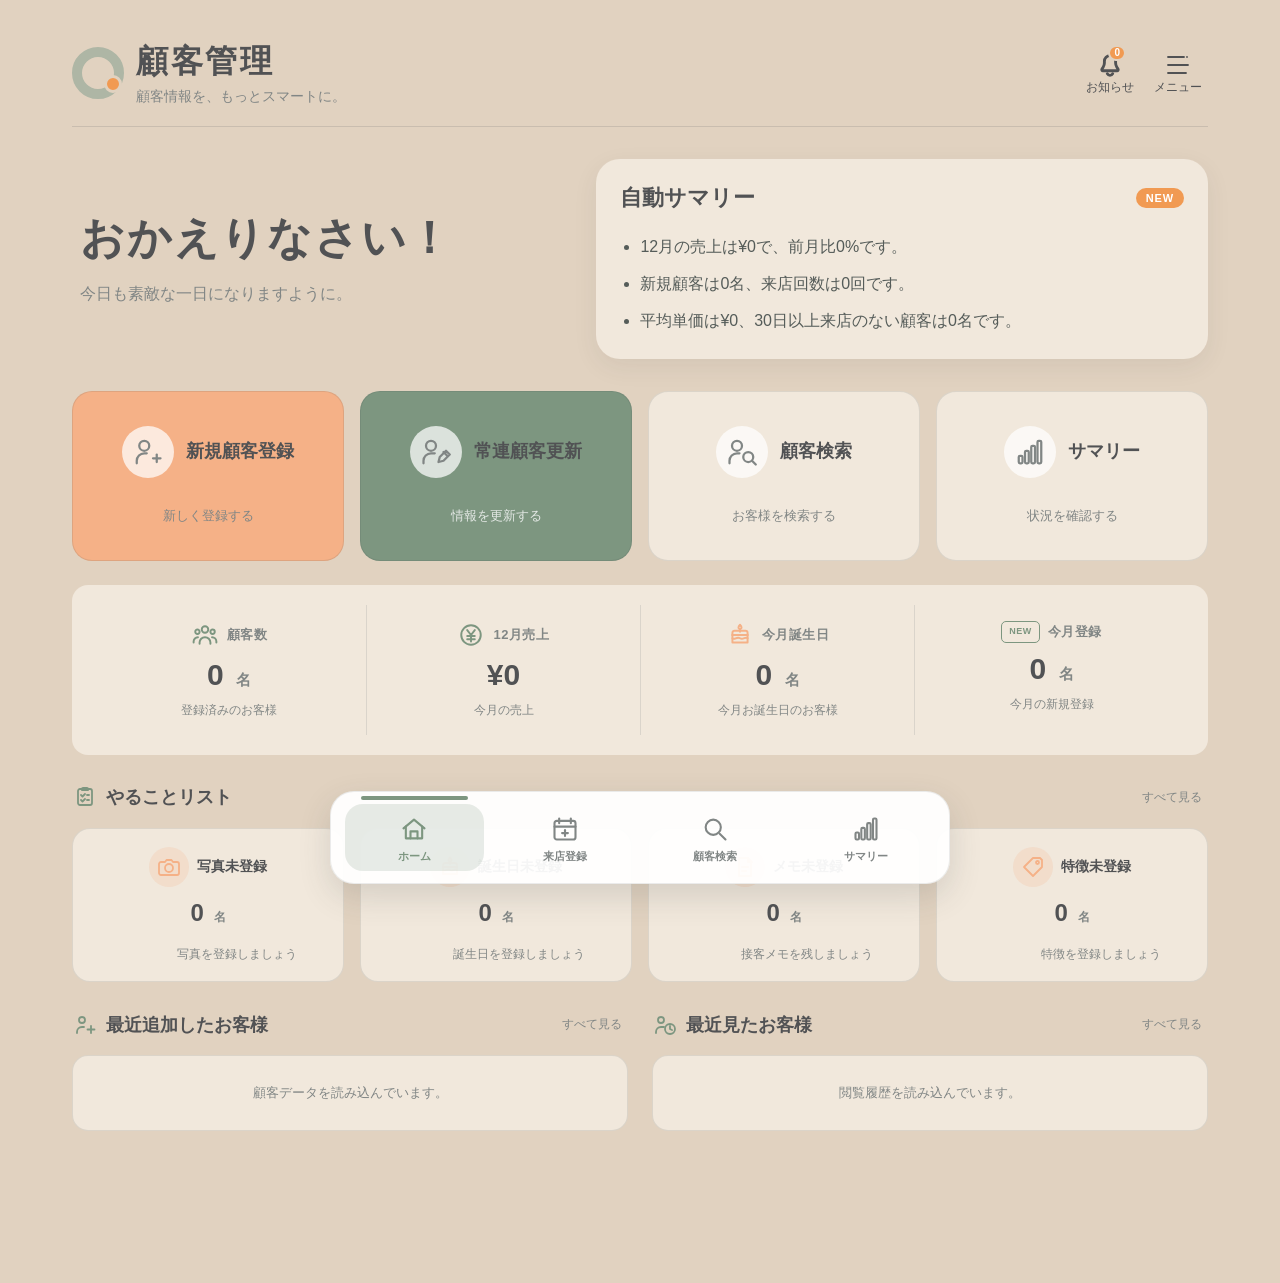
<file: index.html>
<!DOCTYPE html>
<html lang="ja">
    <head>
        <!-- ページ全体の基本設定 -->
        <meta charset="UTF-8">
        <meta name="viewport" content="width=device-width, initial-scale=1.0">

        <title>顧客管理Webアプリ</title>

        <!-- 初期データの読み込み中に画面が一瞬表示されるのを防ぐ -->
        <script>
            document.documentElement.classList.add("app-loading");
        </script>

        <link rel="stylesheet" href="style.css">
    </head>

    <body>
        <main class="app-container">

            <!-- ==================================================
            共通ヘッダー
            アプリ名・通知・メニューなど、全画面で共通する操作領域
            ================================================== -->
            <header class="top-header">
                <div class="brand">
                    <!-- 装飾用のロゴ。内容を持たないため読み上げ対象から外す -->
                    <div class="brand-logo" aria-hidden="true"></div>

                    <div class="brand-text">
                        <h1>顧客管理</h1>
                        <p>顧客情報を、もっとスマートに。</p>
                    </div>
                </div>

                <!-- お知らせとメニューの操作ボタン -->
                <div class="header-actions">
                    <!-- お知らせボタンと通知パネルをまとめる領域 -->
                    <div class="notification-area">
                        <!-- type="button"で通常の操作ボタンとして扱う -->
                        <button
                            class="icon-button notification-button"
                            type="button"
                            aria-label="お知らせ 3件"
                            aria-expanded="false"
                            aria-controls="notification-panel"
                        >
                            <span class="icon-button-icon">
                                <svg
                                    class="header-action-icon"
                                    viewBox="6 5 12 15"
                                    aria-hidden="true"
                                >
                                    <path
                                        d="M8.5 9.5a3.5 3.5 0 1 1 7 0v1.2c0 .9.3 1.8.8 2.6l.7 1.1c.3.5 0 1.1-.6 1.1H7.6c-.6 0-.9-.6-.6-1.1l.7-1.1c.5-.8.8-1.7.8-2.6V9.5"
                                    />
                                    <path d="M10.3 17.3a1.9 1.9 0 0 0 3.4 0" />
                                </svg>
                                <span
                                    class="notification-badge"
                                    id="notification-badge"
                                    aria-hidden="true"
                                    hidden
                                >
                                    0
                                </span>
                            </span>
                            <span class="action-label">お知らせ</span>
                        </button>

                        <!-- ベルを押したときに表示する通知パネル -->
                        <div
                            class="notification-panel"
                            id="notification-panel"
                            aria-label="お知らせ一覧"
                        >
                            <div class="notification-panel-header">
                                <h2 class="notification-panel-title">お知らせ</h2>
                                <span
                                    class="notification-panel-count"
                                    id="notification-panel-count"
                                >
                                    0件
                                </span>
                            </div>

                            <!-- JavaScriptで最新のお知らせを表示する -->
                            <div
                                class="notification-list"
                                id="notification-list"
                            ></div>
                        </div>
                    </div>

                    <div class="menu-area">
                        <button
                            class="icon-button menu-button"
                            type="button"
                            aria-label="メニュー"
                            aria-expanded="false"
                            aria-controls="menu-panel"
                        >
                            <svg
                                class="header-menu-icon"
                                viewBox="0 0 24 24"
                                aria-hidden="true"
                            >
                                <!-- 上：横線＋小さな点 -->
                                <path d="M2 3h16" />
                                <circle cx="21" cy="3" r="0.9"
                                fill="currentColor"
                                stroke="none"
                                />

                                <!-- 真ん中 -->
                                <path d="M2 11h20" />

                                <!-- 下：ほんの少しだけ短くする -->
                                <path d="M2 19h18" />
                            </svg>
                            <span class="action-label">メニュー</span>
                        </button>

                        <!-- メニューボタンを押したときに表示するパネル -->
                        <div
                            class="menu-panel"
                            id="menu-panel"
                            aria-label="メニュー一覧"
                        >
                            <div class="menu-panel-layout">
                                <!-- 左側のビジュアルエリア -->
                                <div class="menu-panel-visual" aria-hidden="true">
                                    <div class="menu-panel-visual-placeholder">
                                        <span class="menu-panel-visual-label">
                                            CUSTOMER CARE
                                        </span>

                                        <span class="menu-panel-visual-text">
                                            顧客情報を、もっと<br>
                                            スマートに。
                                        </span>
                                    </div>
                                </div>

                                <!-- 右側のメニューエリア -->
                                <div class="menu-panel-content">
                                    <div class="menu-panel-top">
                                        <h2 class="menu-panel-title">メニュー</h2>

                                        <button
                                            class="menu-close-button"
                                            type="button"
                                            aria-label="メニューを閉じる"
                                        >
                                            <span>close</span>
                                            <span aria-hidden="true">×</span>
                                        </button>
                                    </div>

                                    <nav class="menu-list" aria-label="アプリメニュー">
                                        <button
                                            class="menu-item"
                                            type="button"
                                            data-view="new-customer"
                                        >
                                            <span class="menu-item-text">
                                                <span class="menu-item-title">
                                                    新規顧客登録
                                                </span>

                                                <span class="menu-item-description">
                                                    新しいお客様を登録する
                                                </span>
                                            </span>

                                            <span class="menu-item-arrow" aria-hidden="true">
                                                ›
                                            </span>
                                        </button>

                                        <button
                                            class="menu-item"
                                            type="button"
                                            data-view="regular-customer"
                                        >
                                            <span class="menu-item-text">
                                                <span class="menu-item-title">
                                                    常連顧客更新
                                                </span>

                                                <span class="menu-item-description">
                                                    お客様の情報を更新する
                                                </span>
                                            </span>

                                            <span class="menu-item-arrow" aria-hidden="true">
                                                ›
                                            </span>
                                        </button>

                                        <button
                                            class="menu-item"
                                            type="button"
                                            data-view="notifications"
                                        >
                                            <span class="menu-item-text">
                                                <span class="menu-item-title">
                                                    通知一覧
                                                </span>

                                                <span class="menu-item-description">
                                                    お知らせをまとめて確認する
                                                </span>
                                            </span>

                                            <span class="menu-item-arrow" aria-hidden="true">
                                                ›
                                            </span>
                                        </button>

                                        <button
                                            class="menu-item"
                                            type="button"
                                            data-view="settings"
                                        >
                                            <span class="menu-item-text">
                                                <span class="menu-item-title">
                                                    設定
                                                </span>

                                                <span class="menu-item-description">
                                                    アプリの設定を確認する
                                                </span>
                                            </span>

                                            <span class="menu-item-arrow" aria-hidden="true">
                                                ›
                                            </span>
                                        </button>

                                        <button
                                            class="menu-item"
                                            type="button"
                                            data-view="about"
                                        >
                                            <span class="menu-item-text">
                                                <span class="menu-item-title">
                                                    アプリについて
                                                </span>

                                                <span class="menu-item-description">
                                                    このアプリの情報を確認する
                                                </span>
                                            </span>

                                            <span class="menu-item-arrow" aria-hidden="true">
                                                ›
                                            </span>
                                        </button>
                                    </nav>
                                </div>
                            </div>
                        </div>
                    </div>
                </div>
            </header>

            <!-- ==================================================
            ホーム画面
            集計・やることリスト・最近の顧客を表示する
            ================================================== -->
            <!-- 現在表示しているホーム画面 -->
            <div
                class="app-view"
                id="home-view"
            >

                <!-- ホーム画面上部の挨拶とAIサマリーをまとめる領域 -->
                <section class="home-overview">
                    <div class="welcome-message">
                        <h2>おかえりなさい！</h2>
                        <p>今日も素敵な一日になりますように。</p>
                    </div>

                    <!-- 顧客・来店データの自動集計結果を表示するカード -->
                    <section class="ai-summary-card">
                        <div class="ai-summary-header">
                            <h2>自動サマリー</h2>
                            <span class="new-label">NEW</span>
                        </div>

                        <!-- JavaScriptで最新の集計内容を表示する -->
                        <ul
                            class="ai-summary-list"
                            id="home-ai-summary-list"
                        ></ul>
                    </section>
                </section>

                <!-- ホーム画面の主要機能へ移動するメニュー -->
                <section class="quick-actions">

                    <div class="action-grid">

                        <button
                            class="action-card action-card--new"
                            type="button"
                            data-view="new-customer"
                        >

                            <span class="action-card-header">
                                <span class="action-card-icon" aria-hidden="true">
                                    <svg
                                        viewBox="0 0 24 24"
                                        fill="none"
                                        stroke="currentColor"
                                        stroke-width="1.8"
                                        stroke-linecap="round"
                                        stroke-linejoin="round"
                                    >

                                        <circle cx="9" cy="7" r="4"></circle>

                                        <path d="M3 21v-2a6 6 0 0 1 6-6h2"></path>

                                        <path d="M19 14v6"></path>
                                        <path d="M16 17h6"></path>
                                    </svg>
                                </span>
                                <span class="action-card-title">新規顧客登録</span>
                            </span>
                            <span class="action-card-description">新しく登録する</span>
                        </button>

                        <button
                            class="action-card action-card--regular"
                            type="button"
                            data-view="regular-customer"
                        >

                            <span class="action-card-header">
                                <span class="action-card-icon" aria-hidden="true">
                                    <svg
                                        viewBox="0 0 24 24"
                                        fill="none"
                                        stroke="currentColor"
                                        stroke-width="1.8"
                                        stroke-linecap="round"
                                        stroke-linejoin="round"
                                    >

                                        <circle cx="8" cy="7" r="4"></circle>

                                        <path d="M2 21v-2a6 6 0 0 1 6-6h3"></path>

                                        <path d="M14 20l1-4 5-5 3 3-5 5-4 1z"></path>

                                        <path d="M18 12l3 3"></path>
                                    </svg>
                                </span>
                                <span class="action-card-title">常連顧客更新</span>
                            </span>
                            <span class="action-card-description">情報を更新する</span>
                        </button>

                        <button
                            class="action-card action-card--search"
                            type="button"
                            data-view="customer-search"
                        >

                            <span class="action-card-header">
                                <span class="action-card-icon" aria-hidden="true">
                                    <svg
                                        viewBox="0 0 24 24"
                                        fill="none"
                                        stroke="currentColor"
                                        stroke-width="1.8"
                                        stroke-linecap="round"
                                        stroke-linejoin="round"
                                    >

                                        <circle cx="8" cy="7" r="4"></circle>

                                        <path d="M2 21v-2a6 6 0 0 1 6-6h2"></path>

                                        <circle cx="17" cy="16" r="4"></circle>

                                        <path d="M20 19l3 3"></path>
                                    </svg>
                                </span>
                                <span class="action-card-title">顧客検索</span>
                            </span>
                            <span class="action-card-description">お客様を検索する</span>
                        </button>

                        <button
                            class="action-card action-card--summary"
                            type="button"
                            data-view="summary"
                        >

                            <span class="action-card-header">

                                <span class="action-card-icon" aria-hidden="true">
                                    <svg
                                        viewBox="0 0 24 24"
                                        fill="none"
                                        stroke="currentColor"
                                        stroke-width="1.8"
                                        stroke-linecap="round"
                                        stroke-linejoin="round"
                                    >

                                        <rect x="3" y="15" width="3" height="6" rx="1"></rect>
                                        <rect x="8" y="11" width="3" height="10" rx="1"></rect>
                                        <rect x="13" y="7" width="3" height="14" rx="1"></rect>
                                        <rect x="18" y="3" width="3" height="18" rx="1"></rect>
                                    </svg>
                                </span>
                                <span class="action-card-title">サマリー</span>
                            </span>
                            <span class="action-card-description">状況を確認する</span>
                        </button>
                    </div>
                </section>

                <!-- 顧客数や売上など、ホーム画面の主要な数値を表示する集計エリア -->
                <section class="stats-summary" aria-label="顧客データ集計">

                    <dl class="stats-grid">

                        <div class="stat-item">

                            <dt class="stat-label">

                                <span class="stat-icon" aria-hidden="true">
                                    <svg
                                        viewBox="0 0 24 24"
                                        fill="none"
                                        stroke="currentColor"
                                        stroke-width="1.8"
                                        stroke-linecap="round"
                                        stroke-linejoin="round"
                                    >

                                        <circle cx="12" cy="7" r="3"></circle>
                                        <path d="M7 20v-1a5 5 0 0 1 10 0v1"></path>

                                        <circle cx="5" cy="9" r="2"></circle>
                                        <path d="M1.5 19v-1a4 4 0 0 1 4-4"></path>

                                        <circle cx="19" cy="9" r="2"></circle>
                                        <path d="M22.5 19v-1a4 4 0 0 0-4-4"></path>
                                    </svg>
                                </span>
                                <span>顧客数</span>
                            </dt>
                            <dd class="stat-value">
                                <span id="home-customer-count">0</span>
                                <span class="stat-unit">名</span>
                            </dd>
                            <dd class="stat-description">
                                登録済みのお客様
                            </dd>
                        </div>

                        <div class="stat-item">

                            <dt class="stat-label">

                                <span class="stat-icon" aria-hidden="true">
                                    <svg
                                        viewBox="0 0 24 24"
                                        fill="none"
                                        stroke="currentColor"
                                        stroke-width="1.8"
                                        stroke-linecap="round"
                                        stroke-linejoin="round"
                                    >

                                        <circle cx="12" cy="12" r="9"></circle>

                                        <path d="M8.5 7.5 12 12l3.5-4.5"></path>
                                        <path d="M8.5 13h7"></path>
                                        <path d="M8.5 16h7"></path>
                                        <path d="M12 12v6"></path>
                                    </svg>
                                </span>
                                <span id="home-sales-label">
                                    月間売上
                                </span>
                            </dt>
                            <dd
                                class="stat-value"
                                id="home-month-sales"
                            >
                                ¥0
                            </dd>

                            <dd class="stat-description">
                                今月の売上
                            </dd>
                        </div>

                        <div class="stat-item">

                            <dt class="stat-label">

                                <span class="stat-icon stat-icon--birthday" aria-hidden="true">
                                    <svg
                                        viewBox="0 0 24 24"
                                        fill="none"
                                        stroke="currentColor"
                                        stroke-width="1.8"
                                        stroke-linecap="round"
                                        stroke-linejoin="round"
                                    >

                                        <path d="M12 2.5c1 1 1.4 1.8 1.4 2.6A1.4 1.4 0 0 1 12 6.5a1.4 1.4 0 0 1-1.4-1.4c0-.8.4-1.6 1.4-2.6z"></path>

                                        <path d="M12 6.5V9"></path>

                                        <path d="M5 12h14"></path>
                                        <path d="M7 8h10a2 2 0 0 1 2 2v2H5v-2a2 2 0 0 1 2-2z"></path>

                                        <path d="M5 12v7h14v-7"></path>

                                        <path d="M5 15c2 2 4-2 7 0s5-2 7 0"></path>
                                    </svg>
                                </span>
                                <span>今月誕生日</span>
                            </dt>
                            <dd class="stat-value">
                                <span id="home-birthday-count">0</span>
                                <span class="stat-unit">名</span>
                            </dd>
                            <dd class="stat-description">今月お誕生日のお客様</dd>
                        </div>

                        <div class="stat-item">

                            <dt class="stat-label">

                                <span class="stat-icon stat-icon--new" aria-hidden="true">NEW</span>
                                <span>今月登録</span>
                            </dt>
                            <dd class="stat-value">
                                <span id="home-registration-count">0</span>
                                <span class="stat-unit">名</span>
                            </dd>
                            <dd class="stat-description">今月の新規登録</dd>
                        </div>
                    </dl>
                </section>

                <!-- 登録情報の不足など、対応が必要な項目を表示する領域 -->
                <section class="todo-section">

                    <div class="section-header">

                        <h2 class="section-title">

                            <span class="section-title-icon" aria-hidden="true">
                                <svg
                                    viewBox="0 0 24 24"
                                    fill="none"
                                    stroke="currentColor"
                                    stroke-width="1.8"
                                    stroke-linecap="round"
                                    stroke-linejoin="round"
                                >

                                    <rect x="5" y="4" width="14" height="16" rx="2"></rect>

                                    <path d="M9 4.5h6"></path>
                                    <path d="M10 3h4a1 1 0 0 1 1 1v1H9V4a1 1 0 0 1 1-1z"></path>

                                    <path d="m8 10 1.5 1.5L12 9"></path>
                                    <path d="m8 15 1.5 1.5L12 14"></path>

                                    <path d="M14 10h2"></path>
                                    <path d="M14 15h2"></path>
                                </svg>
                            </span>
                            <span>やることリスト</span>
                        </h2>

                        <button
                            class="section-link"
                            type="button"
                            data-home-todo-action="all"
                        >
                            すべて見る
                            <span aria-hidden="true"></span>
                        </button>
                    </div>

                    <!-- 対応が必要な項目をカード形式で並べる領域 -->
                    <div class="todo-grid">

                        <!-- 写真未登録 -->
                        <button
                            class="todo-card"
                            type="button"
                            data-home-todo-action="photo"
                        >

                            <span class="todo-card-header">

                                <span class="todo-card-icon todo-card-icon--photo" aria-hidden="true">
                                    <svg
                                        viewBox="0 0 24 24"
                                        fill="none"
                                        stroke="currentColor"
                                        stroke-width="1.8"
                                        stroke-linecap="round"
                                        stroke-linejoin="round"
                                    >

                                        <path d="M4 7h4l1.5-2h5L16 7h4a2 2 0 0 1 2 2v9a2 2 0 0 1-2 2H4a2 2 0 0 1-2-2V9a2 2 0 0 1 2-2z"></path>

                                        <circle cx="12" cy="13" r="4"></circle>
                                    </svg>
                                </span>
                                <span class="todo-card-title">写真未登録</span>
                            </span>
                            <span class="todo-card-value">
                                <span id="home-todo-photo-count">0</span>
                                <span class="todo-card-unit">名</span>
                            </span>
                            <span class="todo-card-description">写真を登録しましょう</span>
                            <span class="todo-card-arrow" aria-hidden="true"></span>
                        </button>

                        <!-- 誕生日未登録 -->
                        <button
                            class="todo-card"
                            type="button"
                            data-home-todo-action="birthday"
                        >

                            <span class="todo-card-header">

                                <span class="todo-card-icon todo-card-icon--birthday" aria-hidden="true">
                                    <svg
                                        viewBox="0 0 24 24"
                                        fill="none"
                                        stroke="currentColor"
                                        stroke-width="1.8"
                                        stroke-linecap="round"
                                        stroke-linejoin="round"
                                    >

                                        <path d="M12 2.5c1 1 1.4 1.8 1.4 2.6A1.4 1.4 0 0 1 12 6.5a1.4 1.4 0 0 1-1.4-1.4c0-.8.4-1.6 1.4-2.6z"></path>

                                        <path d="M12 6.5V9"></path>

                                        <path d="M5 12h14"></path>
                                        <path d="M7 8h10a2 2 0 0 1 2 2v2H5v-2a2 2 0 0 1 2-2z"></path>

                                        <path d="M5 12v7h14v-7"></path>

                                        <path d="M5 15c2 2 4-2 7 0s5-2 7 0"></path>
                                    </svg>
                                </span>
                                <span class="todo-card-title">誕生日未登録</span>
                            </span>
                            <span class="todo-card-value">
                                <span id="home-todo-birthday-count">0</span>
                                <span class="todo-card-unit">名</span>
                            </span>
                            <span class="todo-card-description">誕生日を登録しましょう</span>
                            <span class="todo-card-arrow" aria-hidden="true"></span>
                        </button>

                        <!-- メモ未登録 -->
                        <button
                            class="todo-card"
                            type="button"
                            data-home-todo-action="memo"
                        >

                            <span class="todo-card-header">

                                <span class="todo-card-icon todo-card-icon--memo" aria-hidden="true">
                                    <svg
                                        viewBox="0 0 24 24"
                                        fill="none"
                                        stroke="currentColor"
                                        stroke-width="1.8"
                                        stroke-linecap="round"
                                        stroke-linejoin="round"
                                    >

                                        <path d="M6 3h9l3 3v15H6z"></path>

                                        <path d="M15 3v4h4"></path>

                                        <path d="M9 12h6"></path>
                                        <path d="M9 16h4"></path>
                                    </svg>
                                </span>
                                <span class="todo-card-title">メモ未登録</span>
                            </span>
                            <span class="todo-card-value">
                                <span id="home-todo-memo-count">0</span>
                                <span class="todo-card-unit">名</span>
                            </span>
                            <span class="todo-card-description">接客メモを残しましょう</span>
                            <span class="todo-card-arrow" aria-hidden="true"></span>
                        </button>

                        <!-- 特徴未登録 -->
                        <button
                            class="todo-card"
                            type="button"
                            data-home-todo-action="features"
                        >

                            <span class="todo-card-header">

                                <span class="todo-card-icon todo-card-icon--feature" aria-hidden="true">
                                    <svg
                                        viewBox="0 0 24 24"
                                        fill="none"
                                        stroke="currentColor"
                                        stroke-width="1.8"
                                        stroke-linecap="round"
                                        stroke-linejoin="round"
                                    >

                                        <path d="M3 12 12 3h7l2 2v7l-9 9z"></path>

                                        <circle cx="16.5" cy="7.5" r="1.5"></circle>
                                    </svg>
                                </span>
                                <span class="todo-card-title">特徴未登録</span>
                            </span>
                            <span class="todo-card-value">
                                <span id="home-todo-features-count">0</span>
                                <span class="todo-card-unit">名</span>
                            </span>
                            <span class="todo-card-description">特徴を登録しましょう</span>
                            <span class="todo-card-arrow" aria-hidden="true"></span>
                        </button>
                    </div>
                </section>

                <!-- 最近利用した顧客情報をまとめる領域 -->
                <div class="recent-customers-grid">

                    <!-- 最近追加したお客様を表示する領域 -->
                    <section class="recent-customers-section">

                        <div class="section-header">

                            <h2 class="section-title">

                                <span class="section-title-icon" aria-hidden="true">
                                    <svg
                                        viewBox="0 0 24 24"
                                        fill="none"
                                        stroke="currentColor"
                                        stroke-width="1.8"
                                        stroke-linecap="round"
                                        stroke-linejoin="round"
                                    >

                                        <circle cx="9" cy="7" r="3"></circle>

                                        <path d="M4 20v-1a5 5 0 0 1 5-5h2"></path>

                                        <path d="M18 13v7"></path>
                                        <path d="M14.5 16.5h7"></path>
                                    </svg>
                                </span>

                                <span>最近追加したお客様</span>
                            </h2>

                            <!-- 登録日の新しい順で顧客一覧を確認するボタン -->
                            <button
                                class="section-link"
                                type="button"
                                data-home-customer-list-action="recently-added"
                            >
                                すべて見る
                                <span aria-hidden="true"></span>
                            </button>

                        </div>

                        <!-- 最近追加した顧客カードを並べる領域 -->
                        <div
                            class="customer-list customer-list--recent"
                            id="home-recently-added-list"
                            aria-live="polite"
                        >
                            <p class="customer-list-empty-message">
                                顧客データを読み込んでいます。
                            </p>
                        </div>
                    </section>

                    <!-- 最近見たお客様を表示する領域 -->
                    <section class="recent-customers-section">

                        <div class="section-header">

                            <h2 class="section-title">

                                <span class="section-title-icon" aria-hidden="true">
                                    <svg
                                        viewBox="0 0 24 24"
                                        fill="none"
                                        stroke="currentColor"
                                        stroke-width="1.8"
                                        stroke-linecap="round"
                                        stroke-linejoin="round"
                                    >

                                        <circle cx="8" cy="7" r="3"></circle>

                                        <path d="M3 20v-1a5 5 0 0 1 5-5h3"></path>

                                        <circle cx="17" cy="16" r="5"></circle>
                                        <path d="M17 13v3l2 1"></path>
                                    </svg>
                                </span>

                                <span>最近見たお客様</span>
                            </h2>

                            <!-- 閲覧履歴の新しい順で顧客一覧を確認するボタン -->
                            <button
                                class="section-link"
                                type="button"
                                data-home-customer-list-action="recently-viewed"
                            >
                                すべて見る
                                <span aria-hidden="true"></span>
                            </button>
                        </div>

                        <!-- 最近見た顧客カードを並べる領域 -->
                        <div
                            class="customer-list customer-list--viewed"
                            id="home-recently-viewed-list"
                            aria-live="polite"
                        >
                            <p class="customer-list-empty-message">
                                閲覧履歴を読み込んでいます。
                            </p>
                        </div>
                    </section>
                </div>
            </div>

            <!-- ==================================================
            来店登録メニュー
            新規顧客・常連顧客のどちらを登録するか選択する
            ================================================== -->
            <section
                class="app-view"
                id="visit-registration-view"
                aria-label="来店を登録"
            >

                <div class="visit-registration-options">

                    <button
                        class="visit-registration-card visit-registration-card--new"
                        type="button"
                        data-view="new-customer"
                    >
                        <span
                            class="visit-registration-card-icon"
                            aria-hidden="true"
                        >
                            <svg
                                viewBox="0 0 24 24"
                                fill="none"
                                stroke="currentColor"
                                stroke-width="1.8"
                                stroke-linecap="round"
                                stroke-linejoin="round"
                            >
                                <circle cx="9" cy="7" r="4"></circle>
                                <path d="M3 21v-2a6 6 0 0 1 6-6h2"></path>
                                <path d="M19 14v6"></path>
                                <path d="M16 17h6"></path>
                            </svg>
                        </span>

                        <span class="visit-registration-card-divider"></span>

                        <span class="visit-registration-card-content">
                            <span class="visit-registration-card-title">
                                新規顧客
                            </span>

                            <span class="visit-registration-card-description">
                                初めて来店するお客様
                            </span>
                        </span>

                        <span
                            class="visit-registration-card-arrow"
                            aria-hidden="true"
                        >
                            ›
                        </span>
                    </button>

                    <button
                        class="visit-registration-card visit-registration-card--regular"
                        type="button"
                        data-view="regular-customer"
                    >
                        <span
                            class="visit-registration-card-icon"
                            aria-hidden="true"
                        >
                            <svg
                                viewBox="0 0 24 24"
                                fill="none"
                                stroke="currentColor"
                                stroke-width="1.8"
                                stroke-linecap="round"
                                stroke-linejoin="round"
                            >

                                <circle cx="8" cy="7" r="4"></circle>

                                <path d="M2 21v-2a6 6 0 0 1 6-6h3"></path>

                                <path d="M14 20l1-4 5-5 3 3-5 5-4 1z"></path>

                                <path d="M18 12l3 3"></path>
                            </svg>
                        </span>

                        <span class="visit-registration-card-divider"></span>

                        <span class="visit-registration-card-content">
                            <span class="visit-registration-card-title">
                                常連顧客
                            </span>

                            <span class="visit-registration-card-description">
                                登録済みのお客様を検索
                            </span>
                        </span>

                        <span
                            class="visit-registration-card-arrow"
                            aria-hidden="true"
                        >
                            ›
                        </span>
                    </button>
                </div>

                <div
                    class="visit-registration-decoration"
                    aria-hidden="true"
                >
                    <span class="visit-registration-decoration-line"></span>

                    <span class="visit-registration-decoration-mark">
                        ◯
                    </span>

                    <span class="visit-registration-decoration-line"></span>
                </div>
            </section>

            <!-- ==================================================
            新規顧客登録画面
            顧客基本情報・初回来店・写真・特徴などを登録する
            ================================================== -->
            <section
                class="app-view"
                id="new-customer-view"
                aria-label="新規顧客"
            >

                <form
                    class="customer-form"
                    id="new-customer-form"
                    novalidate
                >
                    <!-- 顧客名を入力するカード -->
                    <section class="form-card">
                        <div class="form-field">

                            <div class="form-label-row">
                                <label
                                    class="form-label"
                                    for="customer-name"
                                >
                                    顧客名
                                </label>

                                <span class="required-label">
                                    [必須]
                                </span>
                            </div>

                            <input
                                class="form-input"
                                id="customer-name"
                                name="customerName"
                                type="text"
                                placeholder="顧客名を入力してください"
                                autocomplete="off"
                                required
                            >

                            <p
                                class="form-error-message"
                                role="alert"
                                hidden
                            >
                                顧客名を入力してください。
                            </p>
                        </div>

                        <!-- 登録済みの似ている顧客を知らせる領域 -->
                        <section
                            class="similar-customer-alert"
                            aria-labelledby="similar-customer-title"
                            aria-live="polite"
                            hidden
                        >
                            <div class="similar-customer-header">
                                <span
                                    class="similar-customer-icon"
                                    aria-hidden="true"
                                >
                                    !
                                </span>

                                <h3 id="similar-customer-title">
                                    似ている顧客がいます
                                </h3>
                            </div>

                            <p class="similar-customer-description">
                                同じお客様を重複して登録しないよう、登録済みの情報をご確認ください。
                            </p>

                            <div
                                class="similar-customer-list"
                                id="similar-customer-list"
                            ></div>
                        </section>
                    </section>

                    <!-- 来店日を入力するカード -->
                    <section class="form-card">
                        <div class="form-field">

                            <div class="form-label-row">
                                <label
                                    class="form-label"
                                    for="visit-date"
                                >
                                    来店日
                                </label>

                                <span class="required-label">
                                    [必須]
                                </span>
                            </div>

                            <input
                                class="form-input"
                                id="visit-date"
                                name="visitDate"
                                type="date"
                                required
                            >

                            <p
                                class="form-error-message"
                                role="alert"
                                hidden
                            >
                                来店日を入力してください。
                            </p>
                        </div>
                    </section>

                    <!-- 誕生日を入力するカード -->
                    <section class="form-card birthday-card">

                        <div class="form-label-row">
                            <p class="form-label birthday-card-title">
                                誕生日
                            </p>

                            <span class="required-label">
                                [必須]
                            </span>
                        </div>

                        <!-- 誕生日を入力するか、不明かを選択する -->
                        <div class="birthday-status">
                            <label class="radio-label">
                                <input
                                    class="radio-input"
                                    type="radio"
                                    name="birthdayStatus"
                                    value="known"
                                    checked
                                >

                                <span class="radio-mark"></span>
                                <span>誕生日を入力する</span>
                            </label>

                            <label class="radio-label">
                                <input
                                    class="radio-input"
                                    type="radio"
                                    name="birthdayStatus"
                                    value="unknown"
                                >

                                <span class="radio-mark"></span>
                                <span>不明</span>
                            </label>
                        </div>

                        <p
                            class="form-error-message"
                            role="alert"
                            hidden
                        >
                            生年月日の年・月・日をすべて選択してください。
                        </p>

                        <div class="birthday-selects">
                            <label class="birthday-select-field">
                                <span class="visually-hidden">
                                    生まれた年
                                </span>

                                <select
                                    class="form-select"
                                    id="birth-year"
                                    name="birthYear"
                                    required
                                >
                                    <option value="">年</option>
                                </select>
                            </label>

                            <label class="birthday-select-field">
                                <span class="visually-hidden">
                                    生まれた月
                                </span>

                                <select
                                    class="form-select"
                                    id="birth-month"
                                    name="birthMonth"
                                    required
                                >
                                    <option value="">月</option>
                                </select>
                            </label>

                            <label class="birthday-select-field">
                                <span class="visually-hidden">
                                    生まれた日
                                </span>

                                <select
                                    class="form-select"
                                    id="birth-day"
                                    name="birthDay"
                                    required
                                >
                                    <option value="">日</option>
                                </select>
                            </label>
                        </div>
                    </section>

                    <!-- お客様の特徴を登録するカード -->
                    <section class="form-card feature-card">

                        <div class="feature-card-header">
                            <div class="form-label-row">
                                <p class="form-label feature-card-title">
                                    特徴
                                </p>

                                <span class="required-label">
                                    [必須]
                                </span>
                            </div>

                            <button
                                class="feature-edit-button"
                                type="button"
                                aria-expanded="false"
                            >
                                タグを編集
                            </button>
                        </div>

                        <!-- 特徴タグはGoogle Sheetsから動的に表示する -->
                        <div
                            class="feature-list"
                            aria-label="お客様の特徴"
                            aria-describedby="feature-required-message"
                        ></div>

                        <p
                            class="form-error-message"
                            id="feature-required-message"
                            role="alert"
                            hidden
                        >
                            特徴を1つ以上選択してください。
                        </p>

                        <!-- 特徴タグの編集操作 -->
                        <div
                            class="feature-editor-bar"
                            hidden
                        >
                            <div class="feature-editor-info">
                                <p class="feature-selected-message">
                                    <strong class="feature-selected-count">0</strong>
                                    件選択中
                                </p>

                                <p class="feature-edit-hint">
                                    鉛筆を押すとタグ名を変更できます
                                </p>
                            </div>

                            <button
                                class="feature-delete-button"
                                type="button"
                                disabled
                            >
                                選択したタグを削除
                            </button>
                        </div>

                        <!-- 一覧にない特徴を追加する入力欄 -->
                        <div class="feature-add-row">
                            <label
                                class="visually-hidden"
                                for="custom-feature"
                            >
                                新しい特徴
                            </label>

                            <input
                                class="form-input"
                                id="custom-feature"
                                name="customFeature"
                                type="text"
                                placeholder="特徴を入力してください"
                            >

                            <button
                                class="feature-add-button"
                                type="button"
                            >
                                追加
                            </button>
                        </div>
                    </section>

                    <!-- お客様の会計金額を入力するカード -->
                    <section class="form-card">
                        <div class="form-field">

                            <div class="form-label-row">
                                <label
                                    class="form-label"
                                    for="payment-amount"
                                >
                                    会計金額
                                </label>

                                <span class="required-label">
                                    [必須]
                                </span>
                            </div>

                            <div class="payment-amount-field">
                                <input
                                    class="form-input payment-amount-input"
                                    id="payment-amount"
                                    name="paymentAmount"
                                    type="text"
                                    inputmode="numeric"
                                    placeholder="0"
                                    autocomplete="off"
                                    aria-describedby="payment-amount-help"
                                    required
                                >

                                <span
                                    class="payment-amount-unit"
                                    aria-hidden="true"
                                >
                                    ¥
                                </span>
                            </div>

                            <p
                                class="form-error-message"
                                role="alert"
                                hidden
                            >
                                0円以上の会計金額を入力してください。
                            </p>

                            <p
                                class="form-help-text"
                                id="payment-amount-help"
                            >
                                数字を入力すると、カンマが自動で追加されます。
                            </p>
                        </div>
                    </section>

                    <!-- 担当スタッフを選択するカード -->
                    <section class="form-card">
                        <div class="form-field">

                            <div class="form-label-row">
                                <label
                                    class="form-label"
                                    for="staff-member"
                                >
                                    担当スタッフ
                                </label>

                                <span class="required-label">
                                    [必須]
                                </span>
                            </div>

                            <div
                                class="staff-combobox"
                                data-staff-combobox
                            >
                                <div class="staff-combobox-control">
                                    <input
                                        class="form-input staff-combobox-input"
                                        id="staff-member"
                                        name="staffMember"
                                        type="text"
                                        placeholder="担当スタッフ名を入力してください"
                                        autocomplete="off"
                                        data-staff-combobox-input
                                        aria-autocomplete="list"
                                        aria-expanded="false"
                                        aria-controls="new-staff-member-options"
                                        required
                                    >

                                    <button
                                        class="staff-combobox-toggle"
                                        type="button"
                                        data-staff-combobox-toggle
                                        aria-label="担当スタッフ候補を表示"
                                        aria-expanded="false"
                                        aria-controls="new-staff-member-options"
                                    >
                                        <svg
                                            viewBox="0 0 24 24"
                                            aria-hidden="true"
                                        >
                                            <path d="m7 9 5 5 5-5"></path>
                                        </svg>
                                    </button>
                                </div>

                                <div
                                    class="staff-combobox-options"
                                    id="new-staff-member-options"
                                    data-staff-combobox-options
                                    role="listbox"
                                    hidden
                                ></div>
                            </div>

                            <p
                                class="form-error-message"
                                role="alert"
                                hidden
                            >
                                担当スタッフを入力してください。
                            </p>

                            <p class="form-help-text">
                                当日お客様を担当したスタッフを選択してください。
                            </p>
                        </div>
                    </section>

                    <!-- 新規顧客についてのメモを入力するカード -->
                    <section class="form-card">
                        <div class="form-field">
                            <div class="form-label-row">
                                <label
                                    class="form-label"
                                    for="new-customer-memo"
                                >
                                    新規顧客メモ
                                </label>
                            </div>

                            <textarea
                                class="form-textarea"
                                id="new-customer-memo"
                                name="newCustomerMemo"
                                rows="2"
                                maxlength="500"
                                placeholder="会話した内容や好み、次回来店時に確認したいことなどを入力してください。"
                                aria-describedby="new-customer-memo-help"
                            ></textarea>

                            <p
                                class="form-help-text"
                                id="new-customer-memo-help"
                            >
                                500文字以内で入力してください。
                            </p>
                        </div>
                    </section>

                    <!-- お客様の写真を登録するカード -->
                    <section class="form-card photo-card">
                        <div class="form-label-row">
                            <p class="form-label">
                                顧客写真
                            </p>
                        </div>

                        <p
                            class="form-help-text photo-help-text"
                            id="customer-photo-help"
                        >
                            お客様を見分けやすくするための写真を登録できます。
                        </p>

                        <!-- 写真のプレビューを表示する領域 -->
                        <div class="photo-preview">
                            <!-- 写真が未選択のときに表示する内容 -->
                            <div class="photo-preview-placeholder">
                                <span
                                    class="photo-preview-icon"
                                    aria-hidden="true"
                                >
                                    <svg
                                        viewBox="0 0 24 24"
                                        fill="none"
                                        stroke="currentColor"
                                        stroke-width="1.8"
                                        stroke-linecap="round"
                                        stroke-linejoin="round"
                                    >
                                        <rect
                                            x="3"
                                            y="5"
                                            width="18"
                                            height="14"
                                            rx="3"
                                        ></rect>

                                        <circle
                                            cx="9"
                                            cy="10"
                                            r="2"
                                        ></circle>

                                        <path d="M4 17l5-5 4 4 3-3 4 4"></path>
                                    </svg>
                                </span>

                                <p>写真が選択されていません</p>
                            </div>

                            <!-- 選択した複数の写真を表示する一覧 -->
                            <div
                                class="photo-preview-list"
                                aria-live="polite"
                            >
                            </div>
                        </div>

                        <!-- 実際のファイル選択欄 -->
                        <input
                            class="visually-hidden"
                            id="customer-photo"
                            name="customerPhoto"
                            type="file"
                            accept="image/*"
                            multiple
                            aria-describedby="customer-photo-help"
                        >

                        <div class="photo-actions">
                            <label
                                class="photo-select-button"
                                for="customer-photo"
                            >
                                写真を選択
                            </label>

                            <button
                                class="photo-remove-button"
                                type="button"
                                hidden
                            >
                                写真をすべて削除
                            </button>
                        </div>
                    </section>

                    <!-- 新規顧客を登録する操作エリア -->
                    <div class="form-submit-area">
                        <button
                            class="new-customer-submit-button"
                            id="new-customer-submit-button"
                            type="submit"
                        >
                            <span>
                                登録内容を確認する
                            </span>
                        </button>
                    </div>
                </form>
            </section>

            <!-- ==================================================
            常連顧客の来店登録画面
            登録済み顧客を検索し、新しい来店履歴を追加する
            ================================================== -->
            <!-- 常連顧客の来店情報を更新する画面 -->
            <section
                class="app-view"
                id="regular-customer-view"
                aria-label="常連顧客"
            >
                <!-- 登録済みの顧客を検索するカード -->
                <section
                    class="form-card regular-customer-search-card"
                    aria-labelledby="regular-customer-search-title"
                >
                    <div class="form-field">
                        <div class="form-label-row">
                            <h3
                                class="form-label"
                                id="regular-customer-search-title"
                            >
                                顧客検索
                            </h3>

                            <span class="required-label">
                                [必須]
                            </span>
                        </div>

                        <div class="regular-customer-search-field">
                            <input
                                class="form-input"
                                id="regular-customer-search"
                                type="search"
                                placeholder="顧客名・顧客ID・特徴で検索"
                                autocomplete="off"
                                aria-describedby="regular-customer-search-help"
                            >

                            <span
                                class="regular-customer-search-icon"
                                aria-hidden="true"
                            >
                                <svg
                                    viewBox="0 0 24 24"
                                    fill="none"
                                    stroke="currentColor"
                                    stroke-width="1.8"
                                    stroke-linecap="round"
                                    stroke-linejoin="round"
                                >
                                    <circle
                                        cx="10.5"
                                        cy="10.5"
                                        r="6.5"
                                    ></circle>

                                    <path d="m16 16 5 5"></path>
                                </svg>
                            </span>
                        </div>

                        <p
                            class="form-help-text"
                            id="regular-customer-search-help"
                        >
                            入力すると、該当するお客様が表示されます。
                        </p>

                        <p
                            class="form-error-message"
                            id="regular-customer-selection-error"
                            role="alert"
                            hidden
                        >
                            更新するお客様を選択してください。
                        </p>

                        <!-- 検索文字を入力したときだけ表示する検索結果 -->
                        <div
                            class="regular-customer-search-results"
                            id="regular-customer-search-results"
                            aria-live="polite"
                            hidden
                        >
                            <h3 class="regular-customer-results-title">
                                検索結果
                            </h3>

                            <div class="regular-customer-result-list"></div>

                            <!-- 該当する顧客がいない場合の表示 -->
                            <p
                                class="regular-customer-no-results"
                                hidden
                            >
                                該当するお客様が見つかりませんでした。
                            </p>
                        </div>
                    </div>
                </section>

                <!-- 顧客を選択したあとに表示するプロフィールカード -->
                <section
                    class="regular-selected-customer"
                    id="regular-selected-customer"
                    aria-labelledby="regular-selected-customer-title"
                    aria-live="polite"
                    hidden
                >
                    <div class="regular-selected-customer-header">
                        <h3 id="regular-selected-customer-title">
                            選択中のお客様
                        </h3>

                        <button
                            class="regular-customer-change-button"
                            type="button"
                        >
                            変更
                        </button>
                    </div>

                    <div class="regular-selected-customer-profile">
                        <span
                            class="regular-selected-customer-avatar"
                            id="regular-selected-avatar"
                            aria-hidden="true"
                        >
                            浅
                        </span>

                        <div class="regular-selected-customer-main">
                            <div class="regular-selected-customer-name-row">
                                <strong id="regular-selected-name">
                                    浅田 けん
                                </strong>

                                <span id="regular-selected-id">
                                    MU00001
                                </span>
                            </div>

                            <dl class="regular-selected-customer-stats">
                                <div>
                                    <dt>最終来店</dt>
                                    <dd id="regular-selected-last-visit">
                                        2026/07/21
                                    </dd>
                                </div>

                                <div>
                                    <dt>来店回数</dt>
                                    <dd>
                                        <span id="regular-selected-visit-count">
                                            3
                                        </span>
                                        回
                                    </dd>
                                </div>

                                <div>
                                    <dt>累計売上</dt>
                                    <dd id="regular-selected-total-sales">
                                        42,000円
                                    </dd>
                                </div>

                                <div>
                                    <dt>平均単価</dt>
                                    <dd id="regular-selected-average-spend">
                                        14,000円
                                    </dd>
                                </div>
                            </dl>
                        </div>
                    </div>

                    <div class="regular-selected-customer-details">
                        <div class="regular-selected-detail">
                            <h4>特徴</h4>

                            <div
                                class="regular-selected-features"
                                id="regular-selected-features"
                            ></div>
                        </div>

                        <div class="regular-selected-detail">
                            <h4>最近のメモ</h4>

                            <p id="regular-selected-memo">
                                シャンパンを開けてくれた
                            </p>
                        </div>
                    </div>
                </section>

                <!-- 顧客選択後に表示する来店情報更新フォーム -->
                <form
                    class="customer-form regular-customer-form"
                    id="regular-customer-form"
                    novalidate
                >
                    <!-- 選択した顧客IDを保持する -->
                    <input
                        id="regular-selected-customer-id"
                        name="customerId"
                        type="hidden"
                    >

                    <!-- 登録済みの誕生日を確認・更新するカード -->
                    <section
                        class="form-card regular-birthday-card"
                        hidden
                    >
                        <div class="form-field">
                            <div class="form-label-row">
                                <p class="form-label">
                                    誕生日
                                </p>

                                <span class="optional-label">
                                    [必須]
                                </span>
                            </div>

                            <div class="birthday-status-options">
                                <label class="birthday-status-option">
                                    <input
                                        id="regular-birthday-known"
                                        name="regularBirthdayStatus"
                                        type="radio"
                                        value="known"
                                        checked
                                        required
                                    >

                                    <span>
                                        誕生日を入力する
                                    </span>
                                </label>

                                <label class="birthday-status-option">
                                    <input
                                        id="regular-birthday-unknown"
                                        name="regularBirthdayStatus"
                                        type="radio"
                                        value="unknown"
                                    >

                                    <span>
                                        不明
                                    </span>
                                </label>
                            </div>

                            <p
                                class="form-error-message"
                                id="regular-birthday-status-error"
                                role="alert"
                                hidden
                            >
                               生年月日の年・月・日をすべて選択してください。
                            </p>

                            <div class="birthday-selects">
                                <div class="birthday-select-field">
                                    <select
                                        class="form-select"
                                        id="regular-birth-year"
                                        name="birthYear"
                                        aria-label="誕生年"
                                    >
                                        <option value="">
                                            年
                                        </option>
                                    </select>
                                </div>

                                <div class="birthday-select-field">
                                    <select
                                        class="form-select"
                                        id="regular-birth-month"
                                        name="birthMonth"
                                        aria-label="誕生月"
                                    >
                                        <option value="">
                                            月
                                        </option>
                                    </select>
                                </div>

                                <div class="birthday-select-field">
                                    <select
                                        class="form-select"
                                        id="regular-birth-day"
                                        name="birthDay"
                                        aria-label="誕生日"
                                    >
                                        <option value="">
                                            日
                                        </option>
                                    </select>
                                </div>
                            </div>

                            <p class="form-help-text">
                                登録済みの場合は自動入力されます。不明の場合は、次回分かったときに追加できます。
                            </p>
                        </div>
                    </section>

                    <!-- 今回の来店情報を入力するカード -->
                    <section class="form-card regular-visit-card">
                        <div class="form-field">
                            <div class="form-label-row">
                                <h3 class="form-label">
                                    今回の来店情報
                                </h3>
                            </div>

                            <!-- 今回の来店日 -->
                            <div class="regular-visit-field">
                                <div class="form-label-row">
                                    <label
                                        class="form-label"
                                        for="regular-visit-date"
                                    >
                                        来店日
                                    </label>

                                    <span class="required-label">
                                        [必須]
                                    </span>
                                </div>

                                <input
                                    class="form-input"
                                    id="regular-visit-date"
                                    name="visitDate"
                                    type="date"
                                    required
                                >

                                <p
                                    class="form-error-message"
                                    role="alert"
                                    hidden
                                >
                                    来店日を入力してください。
                                </p>
                            </div>

                            <!-- 今回の会計金額 -->
                            <div class="regular-visit-field">
                                <div class="form-label-row">
                                    <label
                                        class="form-label"
                                        for="regular-payment-amount"
                                    >
                                        会計金額
                                    </label>

                                    <span class="required-label">
                                        [必須]
                                    </span>
                                </div>

                                <div class="payment-amount-field">
                                    <input
                                        class="form-input payment-amount-input"
                                        id="regular-payment-amount"
                                        name="paymentAmount"
                                        type="text"
                                        inputmode="numeric"
                                        placeholder="0"
                                        autocomplete="off"
                                        required
                                    >

                                    <span
                                        class="payment-amount-unit"
                                        aria-hidden="true"
                                    >
                                        ¥
                                    </span>
                                </div>

                                <p
                                    class="form-error-message"
                                    role="alert"
                                    hidden
                                >
                                    会計金額を入力してください。
                                </p>
                            </div>

                            <!-- 今回の担当スタッフ -->
                            <div class="regular-visit-field">
                                <div class="form-label-row">
                                    <label
                                        class="form-label"
                                        for="regular-staff-member"
                                    >
                                        担当スタッフ
                                    </label>

                                    <span class="required-label">
                                        [必須]
                                    </span>
                                </div>

                                <div
                                    class="staff-combobox"
                                    data-staff-combobox
                                >
                                    <div class="staff-combobox-control">
                                        <input
                                            class="form-input staff-combobox-input"
                                            id="regular-staff-member"
                                            name="staffMember"
                                            type="text"
                                            placeholder="担当スタッフ名を入力してください"
                                            autocomplete="off"
                                            data-staff-combobox-input
                                            aria-autocomplete="list"
                                            aria-expanded="false"
                                            aria-controls="regular-staff-member-options"
                                            required
                                        >

                                        <button
                                            class="staff-combobox-toggle"
                                            type="button"
                                            data-staff-combobox-toggle
                                            aria-label="担当スタッフ候補を表示"
                                            aria-expanded="false"
                                            aria-controls="regular-staff-member-options"
                                        >
                                            <svg
                                                viewBox="0 0 24 24"
                                                aria-hidden="true"
                                            >
                                                <path d="m7 9 5 5 5-5"></path>
                                            </svg>
                                        </button>
                                    </div>

                                    <div
                                        class="staff-combobox-options"
                                        id="regular-staff-member-options"
                                        data-staff-combobox-options
                                        role="listbox"
                                        hidden
                                    ></div>
                                </div>

                                <p
                                    class="form-error-message"
                                    role="alert"
                                    hidden
                                >
                                    担当スタッフを入力してください。
                                </p>
                            </div>

                            <!-- 今回の接客内容を記録するメモ -->
                            <div class="regular-visit-field">
                                <div class="form-label-row">
                                    <label
                                        class="form-label"
                                        for="regular-customer-memo"
                                    >
                                        常連顧客メモ
                                    </label>
                                </div>

                                <textarea
                                    class="form-textarea"
                                    id="regular-customer-memo"
                                    name="regularCustomerMemo"
                                    rows="3"
                                    maxlength="500"
                                    placeholder="今回の会話や接客内容、次回来店時に確認したいことなどを入力してください。"
                                ></textarea>

                                <p class="form-help-text">
                                    500文字以内で入力してください。
                                </p>
                            </div>
                        </div>
                    </section>

                    <!-- 入力内容の確認へ進む操作エリア -->
                    <div class="form-submit-area">
                        <button
                            class="regular-customer-submit-button"
                            id="regular-customer-submit-button"
                            type="submit"
                        >
                            更新内容を確認する
                        </button>
                    </div>
                </form>
            </section>

            <!-- ==================================================
            顧客検索画面
            条件検索・並び替え・顧客詳細への導線を提供する
            ================================================== -->
            <!-- 登録済みのお客様を検索する画面 -->
            <section
                class="app-view"
                id="customer-search-view"
                aria-label="顧客検索"
            >
                <!-- 検索バーとスマホ用操作ボタン -->
                <section
                    class="customer-search-toolbar"
                    aria-label="顧客検索"
                >
                    <div class="customer-search-input-field">
                        <label
                            class="visually-hidden"
                            for="customer-search-input"
                        >
                            顧客名・顧客ID・特徴・メモで検索
                        </label>

                        <span
                            class="customer-search-input-icon"
                            aria-hidden="true"
                        >
                            <svg
                                viewBox="0 0 24 24"
                                fill="none"
                                stroke="currentColor"
                                stroke-width="1.8"
                                stroke-linecap="round"
                                stroke-linejoin="round"
                            >
                                <circle
                                    cx="10.5"
                                    cy="10.5"
                                    r="6.5"
                                ></circle>

                                <path d="m16 16 5 5"></path>
                            </svg>
                        </span>

                        <input
                            id="customer-search-input"
                            class="customer-search-input"
                            type="search"
                            placeholder="顧客名・顧客ID・特徴・メモで検索"
                            autocomplete="off"
                            aria-describedby="customer-search-description"
                        >

                        <button
                            class="customer-search-clear-button"
                            type="button"
                            aria-label="検索文字を消去"
                            hidden
                        >
                            ×
                        </button>
                    </div>

                    <p
                        class="visually-hidden"
                        id="customer-search-description"
                    >
                        条件を指定していない場合は、登録済みの顧客をすべて表示します。
                    </p>

                    <!-- スマホだけに表示する検索操作 -->
                    <div class="customer-search-mobile-actions">
                        <button
                            class="customer-search-mobile-action"
                            id="customer-search-mobile-sort-button"
                            type="button"
                            aria-controls="customer-search-sort-panel"
                            aria-expanded="false"
                        >
                            <span aria-hidden="true">
                                ⇅
                            </span>

                            <span>
                                並び替え
                            </span>
                        </button>

                        <button
                            class="customer-search-mobile-action"
                            id="customer-search-mobile-condition-button"
                            type="button"
                            aria-controls="customer-search-condition-panel"
                            aria-expanded="false"
                        >
                            <span
                                class="customer-search-filter-icon"
                                aria-hidden="true"
                            >
                                <svg
                                    viewBox="0 0 24 24"
                                    fill="none"
                                    stroke="currentColor"
                                    stroke-width="1.8"
                                    stroke-linecap="round"
                                    stroke-linejoin="round"
                                >
                                    <path d="M4 6h16"></path>
                                    <path d="M7 12h10"></path>
                                    <path d="M10 18h4"></path>
                                </svg>
                            </span>

                            <span>
                                詳細条件
                            </span>
                        </button>
                    </div>
                </section>

                <!-- 検索画面のメインレイアウト -->
                <div class="customer-search-layout">
                    <!-- 左側のメイン領域 -->
                    <div class="customer-search-main">
                        <!-- クイックフィルター -->
                        <section
                            class="customer-search-section customer-quick-filter-section"
                            aria-labelledby="customer-quick-filter-title"
                        >
                            <div class="customer-search-section-heading">
                                <span
                                    class="customer-search-section-icon"
                                    aria-hidden="true"
                                >
                                    <svg
                                        viewBox="0 0 24 24"
                                        fill="none"
                                        stroke="currentColor"
                                        stroke-width="1.8"
                                        stroke-linecap="round"
                                        stroke-linejoin="round"
                                    >
                                        <path d="M4 5h16l-6 7v6l-4 2v-8z"></path>
                                    </svg>
                                </span>

                                <h3 id="customer-quick-filter-title">
                                    クイックフィルター
                                </h3>
                            </div>

                            <div
                                class="customer-quick-filter-list"
                                role="group"
                                aria-label="顧客の絞り込み"
                            >
                                <button
                                    class="customer-quick-filter customer-quick-filter--active"
                                    type="button"
                                    data-quick-filter="all"
                                    aria-pressed="true"
                                >
                                    全部
                                </button>

                                <button
                                    class="customer-quick-filter"
                                    type="button"
                                    data-quick-filter="needs-action"
                                    aria-pressed="false"
                                >
                                    要対応
                                </button>

                                <button
                                    class="customer-quick-filter"
                                    type="button"
                                    data-quick-filter="registered-this-month"
                                    aria-pressed="false"
                                >
                                    今月登録
                                </button>

                                <button
                                    class="customer-quick-filter"
                                    type="button"
                                    data-quick-filter="birthday"
                                    aria-pressed="false"
                                >
                                    誕生日
                                </button>

                                <button
                                    class="customer-quick-filter"
                                    type="button"
                                    data-quick-filter="no-birthday"
                                    aria-pressed="false"
                                >
                                    誕生日なし
                                </button>

                                <button
                                    class="customer-quick-filter"
                                    type="button"
                                    data-quick-filter="no-photo"
                                    aria-pressed="false"
                                >
                                    <span
                                        class="customer-quick-filter-icon"
                                        aria-hidden="true"
                                    >
                                        <svg
                                            viewBox="0 0 24 24"
                                            fill="none"
                                            stroke="currentColor"
                                            stroke-width="1.8"
                                            stroke-linecap="round"
                                            stroke-linejoin="round"
                                        >
                                            <!-- カメラ本体 -->
                                            <path d="M4 7h4l1.5-2h5L16 7h4a2 2 0 0 1 2 2v9a2 2 0 0 1-2 2H4a2 2 0 0 1-2-2V9a2 2 0 0 1 2-2z"></path>

                                            <!-- カメラのレンズ -->
                                            <circle cx="12" cy="13" r="4"></circle>

                                            <!-- 未登録を表す斜線 -->
                                            <path d="M3 3l18 18"></path>
                                        </svg>
                                    </span>

                                    <span>
                                        写真なし
                                    </span>
                                </button>

                                <button
                                    class="customer-quick-filter"
                                    type="button"
                                    data-quick-filter="no-memo"
                                    aria-pressed="false"
                                >
                                    <span
                                        class="customer-quick-filter-icon"
                                        aria-hidden="true"
                                    >
                                        <svg
                                            viewBox="0 0 24 24"
                                            fill="none"
                                            stroke="currentColor"
                                            stroke-width="1.8"
                                            stroke-linecap="round"
                                            stroke-linejoin="round"
                                        >
                                            <!-- 書類本体 -->
                                            <path d="M6 3h9l3 3v15H6z"></path>

                                            <!-- 右上の折り返し -->
                                            <path d="M15 3v4h4"></path>

                                            <!-- メモの線 -->
                                            <path d="M9 12h6"></path>
                                            <path d="M9 16h4"></path>

                                            <!-- 未登録を表す斜線 -->
                                            <path d="M3 3l18 18"></path>
                                        </svg>
                                    </span>

                                    <span>
                                        メモなし
                                    </span>
                                </button>

                                <button
                                    class="customer-quick-filter"
                                    type="button"
                                    data-quick-filter="no-features"
                                    aria-pressed="false"
                                >
                                    <span
                                        class="customer-quick-filter-icon"
                                        aria-hidden="true"
                                    >
                                        <svg
                                            viewBox="0 0 24 24"
                                            fill="none"
                                            stroke="currentColor"
                                            stroke-width="1.8"
                                            stroke-linecap="round"
                                            stroke-linejoin="round"
                                        >
                                            <!-- タグ本体 -->
                                            <path d="M3 12 12 3h7l2 2v7l-9 9z"></path>

                                            <!-- タグの穴 -->
                                            <circle cx="16.5" cy="7.5" r="1.5"></circle>

                                            <!-- 未登録を表す斜線 -->
                                            <path d="M3 3l18 18"></path>
                                        </svg>
                                    </span>

                                    <span>
                                        特徴なし
                                    </span>
                                </button>
                            </div>
                        </section>

                        <!-- 最近検索した言葉 -->
                        <section
                            class="customer-search-section customer-recent-search-section"
                            aria-labelledby="customer-recent-search-title"
                        >
                            <div class="customer-search-section-header">
                                <div class="customer-search-section-heading">
                                    <span
                                        class="customer-search-section-icon"
                                        aria-hidden="true"
                                    >
                                        <svg
                                            viewBox="0 0 24 24"
                                            fill="none"
                                            stroke="currentColor"
                                            stroke-width="1.8"
                                            stroke-linecap="round"
                                            stroke-linejoin="round"
                                        >
                                            <circle
                                                cx="12"
                                                cy="12"
                                                r="8"
                                            ></circle>

                                            <path d="M12 7v5l3 2"></path>
                                        </svg>
                                    </span>

                                    <h3 id="customer-recent-search-title">
                                        最近検索
                                    </h3>
                                </div>

                                <button
                                    class="customer-recent-search-clear"
                                    type="button"
                                >
                                    すべてクリア
                                </button>
                            </div>

                            <ul
                                class="customer-recent-search-list"
                                aria-live="polite"
                            ></ul>
                        </section>

                        <!-- 検索結果 -->
                        <section
                            class="customer-search-results-section"
                            aria-labelledby="customer-search-results-title"
                        >
                            <div class="customer-search-results-header">
                                <div>
                                    <h3 id="customer-search-results-title">
                                        検索結果
                                    </h3>

                                    <p
                                        class="customer-search-result-count"
                                        id="customer-search-result-count"
                                        aria-live="polite"
                                    >
                                        6名
                                    </p>
                                </div>

                                <div
                                    class="customer-search-view-switcher"
                                    role="group"
                                    aria-label="検索結果の表示方法"
                                >
                                    <button
                                        class="customer-search-view-button customer-search-view-button--active"
                                        type="button"
                                        data-result-view="list"
                                        aria-label="リスト表示"
                                        aria-pressed="true"
                                    >
                                        <svg
                                            viewBox="0 0 24 24"
                                            fill="none"
                                            stroke="currentColor"
                                            stroke-width="1.8"
                                            stroke-linecap="round"
                                            aria-hidden="true"
                                        >
                                            <path d="M8 6h13"></path>
                                            <path d="M8 12h13"></path>
                                            <path d="M8 18h13"></path>

                                            <circle
                                                cx="3"
                                                cy="6"
                                                r="1"
                                                fill="currentColor"
                                            ></circle>

                                            <circle
                                                cx="3"
                                                cy="12"
                                                r="1"
                                                fill="currentColor"
                                            ></circle>

                                            <circle
                                                cx="3"
                                                cy="18"
                                                r="1"
                                                fill="currentColor"
                                            ></circle>
                                        </svg>
                                    </button>

                                    <button
                                        class="customer-search-view-button"
                                        type="button"
                                        data-result-view="grid"
                                        aria-label="グリッド表示"
                                        aria-pressed="false"
                                    >
                                        <svg
                                            viewBox="0 0 24 24"
                                            fill="currentColor"
                                            aria-hidden="true"
                                        >
                                            <rect
                                                x="3"
                                                y="3"
                                                width="7"
                                                height="7"
                                                rx="1"
                                            ></rect>

                                            <rect
                                                x="14"
                                                y="3"
                                                width="7"
                                                height="7"
                                                rx="1"
                                            ></rect>

                                            <rect
                                                x="3"
                                                y="14"
                                                width="7"
                                                height="7"
                                                rx="1"
                                            ></rect>

                                            <rect
                                                x="14"
                                                y="14"
                                                width="7"
                                                height="7"
                                                rx="1"
                                            ></rect>
                                        </svg>
                                    </button>
                                </div>
                            </div>

                            <!-- 条件に一致する顧客一覧 -->
                            <div
                                class="customer-search-result-list customer-search-result-list--list"
                                id="customer-search-result-list"
                            >
                                <!-- JavaScriptで顧客カードを表示する -->
                            </div>

                            <!-- 該当する顧客がいない場合 -->
                            <div
                                class="customer-search-empty-state"
                                id="customer-search-empty-state"
                                hidden
                            >
                                <span
                                    class="customer-search-empty-icon"
                                    aria-hidden="true"
                                >
                                    <svg
                                        viewBox="0 0 24 24"
                                        fill="none"
                                        stroke="currentColor"
                                        stroke-width="1.8"
                                        stroke-linecap="round"
                                        stroke-linejoin="round"
                                    >
                                        <!-- 虫眼鏡の円 -->
                                        <circle cx="10.5" cy="10.5" r="6.5"></circle>

                                        <!-- 虫眼鏡の持ち手 -->
                                        <path d="m15.5 15.5 4.5 4.5"></path>
                                    </svg>
                                </span>

                                <h3>
                                    該当するお客様が見つかりませんでした
                                </h3>

                                <p>
                                    検索文字や絞り込み条件を変更して、もう一度お試しください。
                                </p>

                                <button
                                    class="customer-search-reset-button"
                                    type="button"
                                >
                                    条件をリセット
                                </button>
                            </div>

                            <!-- 追加データを読み込んでいる間の表示 -->
                            <div
                                class="customer-search-loading"
                                id="customer-search-loading"
                                aria-live="polite"
                                hidden
                            >
                                <span
                                    class="customer-search-loading-spinner"
                                    aria-hidden="true"
                                ></span>

                                <span>
                                    さらに読み込み中...
                                </span>
                            </div>

                            <button
                                class="customer-search-load-more"
                                id="customer-search-load-more"
                                type="button"
                            >
                                さらに読み込む
                            </button>
                        </section>
                    </div>

                    <!-- PC右側の検索設定 -->
                    <aside
                        class="customer-search-sidebar"
                        aria-label="並び替えと検索条件"
                    >
                        <!-- 並び替え -->
                        <section
                            class="customer-search-side-card customer-search-sort-card"
                            aria-labelledby="customer-search-sort-title"
                        >
                            <div class="customer-search-side-title">
                                <span aria-hidden="true">
                                    ⇅
                                </span>

                                <h3 id="customer-search-sort-title">
                                    並び替え
                                </h3>
                            </div>

                            <fieldset class="customer-search-sort-options">
                                <legend class="visually-hidden">
                                    顧客の並び順
                                </legend>

                                <label class="customer-search-sort-option">
                                    <input
                                        name="customerSearchSort"
                                        type="radio"
                                        value="recently-viewed"
                                    >

                                    <span>
                                        最近見た順
                                    </span>
                                </label>

                                <label class="customer-search-sort-option">
                                    <input
                                        name="customerSearchSort"
                                        type="radio"
                                        value="last-visit"
                                        checked
                                    >

                                    <span>
                                        最終来店順
                                    </span>
                                </label>

                                <label class="customer-search-sort-option">
                                    <input
                                        name="customerSearchSort"
                                        type="radio"
                                        value="registration-date"
                                    >

                                    <span>
                                        登録日順
                                    </span>
                                </label>

                                <label class="customer-search-sort-option">
                                    <input
                                        name="customerSearchSort"
                                        type="radio"
                                        value="customer-id"
                                    >

                                    <span>
                                        顧客番号順
                                    </span>
                                </label>

                                <label class="customer-search-sort-option">
                                    <input
                                        name="customerSearchSort"
                                        type="radio"
                                        value="visit-count"
                                    >

                                    <span>
                                        来店回数順
                                    </span>
                                </label>

                                <label class="customer-search-sort-option">
                                    <input
                                        name="customerSearchSort"
                                        type="radio"
                                        value="total-sales"
                                    >

                                    <span>
                                        累計売上順
                                    </span>
                                </label>
                            </fieldset>
                        </section>

                        <!-- 詳細な検索条件 -->
                        <section
                            class="customer-search-side-card customer-search-condition-card"
                            aria-labelledby="customer-search-condition-title"
                        >
                            <div class="customer-search-side-header">
                                <div class="customer-search-side-title">
                                    <span
                                        class="customer-search-condition-icon"
                                        aria-hidden="true"
                                    >
                                        <svg
                                            viewBox="0 0 24 24"
                                            fill="none"
                                            stroke="currentColor"
                                            stroke-width="1.8"
                                            stroke-linecap="round"
                                            stroke-linejoin="round"
                                        >
                                            <path d="M4 6h7"></path>
                                            <path d="M15 6h5"></path>
                                            <circle cx="13" cy="6" r="2"></circle>

                                            <path d="M4 12h3"></path>
                                            <path d="M11 12h9"></path>
                                            <circle cx="9" cy="12" r="2"></circle>

                                            <path d="M4 18h9"></path>
                                            <path d="M17 18h3"></path>
                                            <circle cx="15" cy="18" r="2"></circle>
                                        </svg>
                                    </span>

                                    <h3 id="customer-search-condition-title">
                                        検索条件
                                    </h3>
                                </div>

                                <button
                                    class="customer-search-condition-reset"
                                    type="button"
                                >
                                    リセット
                                </button>
                            </div>

                            <div class="customer-search-condition-list">
                                <button
                                    class="customer-search-condition-row"
                                    type="button"
                                    data-condition="staff-member"
                                >
                                    <span class="customer-search-condition-label">
                                        <span
                                            class="customer-search-condition-row-icon"
                                            aria-hidden="true"
                                        >
                                            <svg
                                                viewBox="0 0 24 24"
                                                fill="none"
                                                stroke="currentColor"
                                                stroke-width="1.8"
                                                stroke-linecap="round"
                                                stroke-linejoin="round"
                                            >
                                                <!-- 人物の頭 -->
                                                <circle cx="12" cy="7" r="4"></circle>

                                                <!-- 人物の肩から身体の部分 -->
                                                <path d="M4 21v-2a8 8 0 0 1 16 0v2"></path>
                                            </svg>
                                        </span>

                                        <span>
                                            担当スタッフ
                                        </span>
                                    </span>

                                    <span class="customer-search-condition-value">
                                        すべて
                                    </span>
                                </button>

                                <button
                                    class="customer-search-condition-row"
                                    type="button"
                                    data-condition="birthday"
                                >
                                    <span class="customer-search-condition-label">
                                        <span
                                            class="customer-search-condition-row-icon"
                                            aria-hidden="true"
                                        >
                                            <svg
                                                viewBox="0 0 24 24"
                                                fill="none"
                                                stroke="currentColor"
                                                stroke-width="1.8"
                                                stroke-linecap="round"
                                                stroke-linejoin="round"
                                            >
                                                <!-- ろうそくの炎 -->
                                                <path d="M12 2.5c1 1 1.4 1.8 1.4 2.6A1.4 1.4 0 0 1 12 6.5a1.4 1.4 0 0 1-1.4-1.4c0-.8.4-1.6 1.4-2.6z"></path>

                                                <!-- ろうそく -->
                                                <path d="M12 6.5V9"></path>

                                                <!-- ケーキ上部 -->
                                                <path d="M5 12h14"></path>
                                                <path d="M7 8h10a2 2 0 0 1 2 2v2H5v-2a2 2 0 0 1 2-2z"></path>

                                                <!-- ケーキ本体 -->
                                                <path d="M5 12v7h14v-7"></path>

                                                <!-- デコレーション -->
                                                <path d="M5 15c2 2 4-2 7 0s5-2 7 0"></path>
                                            </svg>
                                        </span>

                                        <span>
                                            誕生日
                                        </span>
                                    </span>

                                    <span class="customer-search-condition-value">
                                        すべて
                                    </span>
                                </button>

                                <button
                                    class="customer-search-condition-row"
                                    type="button"
                                    data-condition="registration-date"
                                >
                                    <span class="customer-search-condition-label">
                                        <span
                                            class="customer-search-condition-row-icon"
                                            aria-hidden="true"
                                        >
                                            <svg
                                                viewBox="0 0 24 24"
                                                fill="none"
                                                stroke="currentColor"
                                                stroke-width="1.8"
                                                stroke-linecap="round"
                                                stroke-linejoin="round"
                                            >
                                                <!-- カレンダー本体 -->
                                                <rect x="3" y="5" width="18" height="16" rx="2"></rect>

                                                <!-- カレンダー上部 -->
                                                <path d="M7 3v4"></path>
                                                <path d="M17 3v4"></path>
                                                <path d="M3 10h18"></path>

                                                <!-- 登録済みを表すチェック -->
                                                <path d="m8 15 2 2 5-5"></path>
                                            </svg>
                                        </span>

                                        <span>
                                            登録日
                                        </span>
                                    </span>

                                    <span class="customer-search-condition-value">
                                        すべて
                                    </span>
                                </button>

                                <button
                                    class="customer-search-condition-row"
                                    type="button"
                                    data-condition="visit-count"
                                >
                                    <span class="customer-search-condition-label">
                                        <span
                                            class="customer-search-condition-row-icon"
                                            aria-hidden="true"
                                        >
                                            <svg
                                                viewBox="0 0 24 24"
                                                fill="none"
                                                stroke="currentColor"
                                                stroke-width="1.8"
                                                stroke-linecap="round"
                                                stroke-linejoin="round"
                                            >
                                                <!-- カレンダー本体 -->
                                                <rect x="3" y="5" width="18" height="16" rx="2"></rect>

                                                <!-- カレンダー上部 -->
                                                <path d="M7 3v4"></path>
                                                <path d="M17 3v4"></path>
                                                <path d="M3 10h18"></path>

                                                <!-- 回数を表す記号 -->
                                                <path d="M9 13l-1 6"></path>
                                                <path d="M15 13l-1 6"></path>
                                                <path d="M7 15h10"></path>
                                                <path d="M6 18h10"></path>
                                            </svg>
                                        </span>

                                        <span>
                                            来店回数
                                        </span>
                                    </span>

                                    <span class="customer-search-condition-value">
                                        すべて
                                    </span>
                                </button>

                                <button
                                    class="customer-search-condition-row"
                                    type="button"
                                    data-condition="total-sales"
                                >
                                    <span class="customer-search-condition-label">
                                        <span
                                            class="customer-search-condition-row-icon"
                                            aria-hidden="true"
                                        >
                                            <svg
                                                viewBox="0 0 24 24"
                                                fill="none"
                                                stroke="currentColor"
                                                stroke-width="1.8"
                                                stroke-linecap="round"
                                                stroke-linejoin="round"
                                            >
                                                <!-- 金額を囲む円 -->
                                                <circle cx="12" cy="12" r="9"></circle>

                                                <!-- 円マーク -->
                                                <path d="M8.5 7.5 12 12l3.5-4.5"></path>
                                                <path d="M8.5 13h7"></path>
                                                <path d="M8.5 16h7"></path>
                                                <path d="M12 12v6"></path>
                                            </svg>
                                        </span>

                                        <span>
                                            累計売上
                                        </span>
                                    </span>

                                    <span class="customer-search-condition-value">
                                        すべて
                                    </span>
                                </button>

                                <button
                                    class="customer-search-condition-row"
                                    type="button"
                                    data-condition="photo"
                                >
                                    <span class="customer-search-condition-label">
                                        <span
                                            class="customer-search-condition-row-icon"
                                            aria-hidden="true"
                                        >
                                            <svg
                                                viewBox="0 0 24 24"
                                                fill="none"
                                                stroke="currentColor"
                                                stroke-width="1.8"
                                                stroke-linecap="round"
                                                stroke-linejoin="round"
                                            >
                                                <!-- カメラ本体 -->
                                                <path d="M4 7h4l1.5-2h5L16 7h4a2 2 0 0 1 2 2v9a2 2 0 0 1-2 2H4a2 2 0 0 1-2-2V9a2 2 0 0 1 2-2z"></path>

                                                <!-- カメラのレンズ -->
                                                <circle cx="12" cy="13" r="4"></circle>
                                            </svg>
                                        </span>

                                        <span>
                                            写真
                                        </span>
                                    </span>

                                    <span class="customer-search-condition-value">
                                        すべて
                                    </span>
                                </button>

                                <button
                                    class="customer-search-condition-row"
                                    type="button"
                                    data-condition="features"
                                >
                                    <span class="customer-search-condition-label">
                                        <span
                                            class="customer-search-condition-row-icon"
                                            aria-hidden="true"
                                        >
                                            <svg
                                                viewBox="0 0 24 24"
                                                fill="none"
                                                stroke="currentColor"
                                                stroke-width="1.8"
                                                stroke-linecap="round"
                                                stroke-linejoin="round"
                                            >
                                                <!-- タグ本体 -->
                                                <path d="M3 12 12 3h7l2 2v7l-9 9z"></path>

                                                <!-- タグの穴 -->
                                                <circle cx="16.5" cy="7.5" r="1.5"></circle>
                                            </svg>
                                        </span>

                                        <span>
                                            特徴
                                        </span>
                                    </span>

                                    <span class="customer-search-condition-value">
                                        すべて
                                    </span>
                                </button>

                                <button
                                    class="customer-search-condition-row"
                                    type="button"
                                    data-condition="memo"
                                >
                                    <span class="customer-search-condition-label">
                                        <span
                                            class="customer-search-condition-row-icon"
                                            aria-hidden="true"
                                        >
                                            <svg
                                                viewBox="0 0 24 24"
                                                fill="none"
                                                stroke="currentColor"
                                                stroke-width="1.8"
                                                stroke-linecap="round"
                                                stroke-linejoin="round"
                                            >
                                                <!-- 書類本体 -->
                                                <path d="M5 3h10l4 4v6"></path>
                                                <path d="M5 3v18h7"></path>

                                                <!-- 右上の折り返し -->
                                                <path d="M15 3v4h4"></path>

                                                <!-- メモの線 -->
                                                <path d="M8 11h6"></path>
                                                <path d="M8 15h4"></path>

                                                <!-- 編集を表す鉛筆 -->
                                                <path d="M14 19l5-5 2 2-5 5-3 1z"></path>
                                                <path d="M18 15l2 2"></path>
                                            </svg>
                                        </span>

                                        <span>
                                            メモ
                                        </span>
                                    </span>

                                    <span class="customer-search-condition-value">
                                        すべて
                                    </span>
                                </button>
                            </div>

                            <button
                                class="customer-search-condition-submit"
                                type="button"
                            >
                                この条件で検索
                            </button>
                        </section>
                    </aside>
                </div>

                <!-- 一番上へ戻るボタン -->
                <button
                    class="customer-search-scroll-top"
                    type="button"
                    aria-label="顧客検索画面の一番上へ戻る"
                >
                    <span
                        class="customer-search-scroll-top-text"
                        aria-hidden="true"
                    >
                        TOP
                    </span>

                    <svg
                        class="customer-search-scroll-top-arrow"
                        viewBox="0 0 44 154"
                        fill="none"
                        stroke="currentColor"
                        stroke-width="1.8"
                        stroke-linecap="square"
                        stroke-linejoin="miter"
                        aria-hidden="true"
                    >
                        <!-- 上から下へ伸びる縦線 -->
                        <path d="M10 144V10"></path>

                        <!-- 右下へ伸びる矢印の先端 -->
                        <path d="M10 10 38 48"></path>
                    </svg>
                </button>
            </section>

            <!-- スマホ用の並び替えパネル -->
            <div
                class="customer-search-mobile-panel"
                id="customer-search-sort-panel"
                role="dialog"
                aria-modal="true"
                aria-labelledby="customer-search-mobile-sort-title"
                hidden
            >
                <div class="customer-search-mobile-panel-content">
                    <div class="customer-search-mobile-panel-header">
                        <h2 id="customer-search-mobile-sort-title">
                            並び替え
                        </h2>

                        <button
                            class="customer-search-mobile-panel-close"
                            type="button"
                            aria-label="並び替えを閉じる"
                        >
                            ×
                        </button>
                    </div>

                    <fieldset class="customer-search-sort-options">
                        <legend class="visually-hidden">
                            顧客の並び順
                        </legend>

                        <label class="customer-search-sort-option">
                            <input
                                name="customerSearchSortMobile"
                                type="radio"
                                value="recently-viewed"
                            >

                            <span>
                                最近見た順
                            </span>
                        </label>

                        <label class="customer-search-sort-option">
                            <input
                                name="customerSearchSortMobile"
                                type="radio"
                                value="last-visit"
                                checked
                            >

                            <span>
                                最終来店順
                            </span>
                        </label>

                        <label class="customer-search-sort-option">
                            <input
                                name="customerSearchSortMobile"
                                type="radio"
                                value="registration-date"
                            >

                            <span>
                                登録日順
                            </span>
                        </label>

                        <label class="customer-search-sort-option">
                            <input
                                name="customerSearchSortMobile"
                                type="radio"
                                value="customer-id"
                            >

                            <span>
                                顧客番号順
                            </span>
                        </label>

                        <label class="customer-search-sort-option">
                            <input
                                name="customerSearchSortMobile"
                                type="radio"
                                value="visit-count"
                            >

                            <span>
                                来店回数順
                            </span>
                        </label>

                        <label class="customer-search-sort-option">
                            <input
                                name="customerSearchSortMobile"
                                type="radio"
                                value="total-sales"
                            >

                            <span>
                                累計売上順
                            </span>
                        </label>
                    </fieldset>

                    <button
                        class="customer-search-mobile-panel-submit"
                        type="button"
                    >
                        この並び順にする
                    </button>
                </div>
            </div>

            <!-- スマホ用の詳細条件パネル -->
            <div
                class="customer-search-mobile-panel"
                id="customer-search-condition-panel"
                role="dialog"
                aria-modal="true"
                aria-labelledby="customer-search-mobile-condition-title"
                hidden
            >
                <div class="customer-search-mobile-panel-content">
                    <div class="customer-search-mobile-panel-header">
                        <h2 id="customer-search-mobile-condition-title">
                            詳細条件
                        </h2>

                        <button
                            class="customer-search-mobile-panel-close"
                            type="button"
                            aria-label="詳細条件を閉じる"
                        >
                            ×
                        </button>
                    </div>

                    <div class="customer-search-condition-list">
                        <button
                            class="customer-search-condition-row"
                            type="button"
                            data-mobile-condition="staff-member"
                        >
                            <span class="customer-search-condition-label">
                                <span
                                    class="customer-search-condition-row-icon"
                                    aria-hidden="true"
                                >
                                    <svg
                                        viewBox="0 0 24 24"
                                        fill="none"
                                        stroke="currentColor"
                                        stroke-width="1.8"
                                        stroke-linecap="round"
                                        stroke-linejoin="round"
                                    >
                                        <!-- 人物の頭 -->
                                        <circle cx="12" cy="7" r="4"></circle>

                                        <!-- 人物の肩から身体の部分 -->
                                        <path d="M4 21v-2a8 8 0 0 1 16 0v2"></path>
                                    </svg>
                                </span>

                                <span>
                                    担当スタッフ
                                </span>
                            </span>

                            <span class="customer-search-condition-value">
                                すべて
                            </span>
                        </button>

                        <button
                            class="customer-search-condition-row"
                            type="button"
                            data-mobile-condition="birthday"
                        >
                            <span class="customer-search-condition-label">
                                <span
                                    class="customer-search-condition-row-icon"
                                    aria-hidden="true"
                                >
                                    <svg
                                        viewBox="0 0 24 24"
                                        fill="none"
                                        stroke="currentColor"
                                        stroke-width="1.8"
                                        stroke-linecap="round"
                                        stroke-linejoin="round"
                                    >
                                        <!-- ろうそくの炎 -->
                                        <path d="M12 2.5c1 1 1.4 1.8 1.4 2.6A1.4 1.4 0 0 1 12 6.5a1.4 1.4 0 0 1-1.4-1.4c0-.8.4-1.6 1.4-2.6z"></path>

                                        <!-- ろうそく -->
                                        <path d="M12 6.5V9"></path>

                                        <!-- ケーキ上部 -->
                                        <path d="M5 12h14"></path>
                                        <path d="M7 8h10a2 2 0 0 1 2 2v2H5v-2a2 2 0 0 1 2-2z"></path>

                                        <!-- ケーキ本体 -->
                                        <path d="M5 12v7h14v-7"></path>

                                        <!-- デコレーション -->
                                        <path d="M5 15c2 2 4-2 7 0s5-2 7 0"></path>
                                    </svg>
                                </span>

                                <span>
                                    誕生日
                                </span>
                            </span>

                            <span class="customer-search-condition-value">
                                すべて
                            </span>
                        </button>

                        <button
                            class="customer-search-condition-row"
                            type="button"
                            data-mobile-condition="registration-date"
                        >
                            <span class="customer-search-condition-label">
                                <span
                                    class="customer-search-condition-row-icon"
                                    aria-hidden="true"
                                >
                                    <svg
                                        viewBox="0 0 24 24"
                                        fill="none"
                                        stroke="currentColor"
                                        stroke-width="1.8"
                                        stroke-linecap="round"
                                        stroke-linejoin="round"
                                    >
                                        <!-- カレンダー本体 -->
                                        <rect x="3" y="5" width="18" height="16" rx="2"></rect>

                                        <!-- カレンダー上部 -->
                                        <path d="M7 3v4"></path>
                                        <path d="M17 3v4"></path>
                                        <path d="M3 10h18"></path>

                                        <!-- 登録済みを表すチェック -->
                                        <path d="m8 15 2 2 5-5"></path>
                                    </svg>
                                </span>

                                <span>
                                    登録日
                                </span>
                            </span>

                            <span class="customer-search-condition-value">
                                すべて
                            </span>
                        </button>

                        <button
                            class="customer-search-condition-row"
                            type="button"
                            data-mobile-condition="visit-count"
                        >
                            <span class="customer-search-condition-label">
                                <span
                                    class="customer-search-condition-row-icon"
                                    aria-hidden="true"
                                >
                                    <svg
                                        viewBox="0 0 24 24"
                                        fill="none"
                                        stroke="currentColor"
                                        stroke-width="1.8"
                                        stroke-linecap="round"
                                        stroke-linejoin="round"
                                    >
                                        <!-- カレンダー本体 -->
                                        <rect x="3" y="5" width="18" height="16" rx="2"></rect>

                                        <!-- カレンダー上部 -->
                                        <path d="M7 3v4"></path>
                                        <path d="M17 3v4"></path>
                                        <path d="M3 10h18"></path>

                                        <!-- 回数を表す記号 -->
                                        <path d="M9 13l-1 6"></path>
                                        <path d="M15 13l-1 6"></path>
                                        <path d="M7 15h10"></path>
                                        <path d="M6 18h10"></path>
                                    </svg>
                                </span>

                                <span>
                                    来店回数
                                </span>
                            </span>

                            <span class="customer-search-condition-value">
                                すべて
                            </span>
                        </button>

                        <button
                            class="customer-search-condition-row"
                            type="button"
                            data-mobile-condition="total-sales"
                        >
                            <span class="customer-search-condition-label">
                                <span
                                    class="customer-search-condition-row-icon"
                                    aria-hidden="true"
                                >
                                    <svg
                                        viewBox="0 0 24 24"
                                        fill="none"
                                        stroke="currentColor"
                                        stroke-width="1.8"
                                        stroke-linecap="round"
                                        stroke-linejoin="round"
                                    >
                                        <!-- 金額を囲む円 -->
                                        <circle cx="12" cy="12" r="9"></circle>

                                        <!-- 円マーク -->
                                        <path d="M8.5 7.5 12 12l3.5-4.5"></path>
                                        <path d="M8.5 13h7"></path>
                                        <path d="M8.5 16h7"></path>
                                        <path d="M12 12v6"></path>
                                    </svg>
                                </span>

                                <span class="customer-search-condition-label">
                                    <span
                                        class="customer-search-condition-row-icon"
                                        aria-hidden="true"
                                    >
                                        <svg
                                            viewBox="0 0 24 24"
                                            fill="none"
                                            stroke="currentColor"
                                            stroke-width="1.8"
                                            stroke-linecap="round"
                                            stroke-linejoin="round"
                                        >
                                            <!-- 金額を囲む円 -->
                                            <circle cx="12" cy="12" r="9"></circle>

                                            <!-- 円マーク -->
                                            <path d="M8.5 7.5 12 12l3.5-4.5"></path>
                                            <path d="M8.5 13h7"></path>
                                            <path d="M8.5 16h7"></path>
                                            <path d="M12 12v6"></path>
                                        </svg>
                                    </span>

                                    <span>
                                        累計売上
                                    </span>
                                </span>
                            </span>

                            <span class="customer-search-condition-value">
                                すべて
                            </span>
                        </button>

                        <button
                            class="customer-search-condition-row"
                            type="button"
                            data-mobile-condition="photo"
                        >
                            <span class="customer-search-condition-label">
                                <span
                                    class="customer-search-condition-row-icon"
                                    aria-hidden="true"
                                >
                                    <svg
                                        viewBox="0 0 24 24"
                                        fill="none"
                                        stroke="currentColor"
                                        stroke-width="1.8"
                                        stroke-linecap="round"
                                        stroke-linejoin="round"
                                    >
                                        <!-- カメラ本体 -->
                                        <path d="M4 7h4l1.5-2h5L16 7h4a2 2 0 0 1 2 2v9a2 2 0 0 1-2 2H4a2 2 0 0 1-2-2V9a2 2 0 0 1 2-2z"></path>

                                        <!-- カメラのレンズ -->
                                        <circle cx="12" cy="13" r="4"></circle>
                                    </svg>
                                </span>

                                <span>
                                    写真
                                </span>
                            </span>

                            <span class="customer-search-condition-value">
                                すべて
                            </span>
                        </button>

                        <button
                            class="customer-search-condition-row"
                            type="button"
                            data-mobile-condition="features"
                        >
                            <span class="customer-search-condition-label">
                                <span
                                    class="customer-search-condition-row-icon"
                                    aria-hidden="true"
                                >
                                    <svg
                                        viewBox="0 0 24 24"
                                        fill="none"
                                        stroke="currentColor"
                                        stroke-width="1.8"
                                        stroke-linecap="round"
                                        stroke-linejoin="round"
                                    >
                                        <!-- タグ本体 -->
                                        <path d="M3 12 12 3h7l2 2v7l-9 9z"></path>

                                        <!-- タグの穴 -->
                                        <circle cx="16.5" cy="7.5" r="1.5"></circle>
                                    </svg>
                                </span>

                                <span>
                                    特徴
                                </span>
                            </span>

                            <span class="customer-search-condition-value">
                                すべて
                            </span>
                        </button>

                        <button
                            class="customer-search-condition-row"
                            type="button"
                            data-mobile-condition="memo"
                        >
                            <span class="customer-search-condition-label">
                                <span
                                    class="customer-search-condition-row-icon"
                                    aria-hidden="true"
                                >
                                    <svg
                                        viewBox="0 0 24 24"
                                        fill="none"
                                        stroke="currentColor"
                                        stroke-width="1.8"
                                        stroke-linecap="round"
                                        stroke-linejoin="round"
                                    >
                                        <!-- 書類本体 -->
                                        <path d="M5 3h10l4 4v6"></path>
                                        <path d="M5 3v18h7"></path>

                                        <!-- 右上の折り返し -->
                                        <path d="M15 3v4h4"></path>

                                        <!-- メモの線 -->
                                        <path d="M8 11h6"></path>
                                        <path d="M8 15h4"></path>

                                        <!-- 編集を表す鉛筆 -->
                                        <path d="M14 19l5-5 2 2-5 5-3 1z"></path>
                                        <path d="M18 15l2 2"></path>
                                    </svg>
                                </span>

                                <span>
                                    メモ
                                </span>
                            </span>

                            <span class="customer-search-condition-value">
                                すべて
                            </span>
                        </button>
                    </div>

                    <div class="customer-search-mobile-panel-actions">
                        <button
                            class="customer-search-mobile-condition-reset"
                            type="button"
                        >
                            条件をリセット
                        </button>

                        <button
                            class="customer-search-mobile-panel-submit"
                            type="button"
                        >
                            この条件で検索
                        </button>
                    </div>
                </div>
            </div>

            <!-- 詳細条件1項目の選択肢パネル -->
            <div
                class="customer-search-mobile-panel customer-search-condition-choice-panel"
                id="customer-search-condition-choice-panel"
                role="dialog"
                aria-modal="true"
                aria-labelledby="customer-search-condition-choice-title"
                hidden
            >
                <div class="customer-search-mobile-panel-content customer-search-condition-choice-content">
                    <div class="customer-search-mobile-panel-header">
                        <h2 id="customer-search-condition-choice-title">
                            条件を選択
                        </h2>

                        <button
                            class="customer-search-mobile-panel-close customer-search-condition-choice-close"
                            type="button"
                            aria-label="条件選択を閉じる"
                        >
                            ×
                        </button>
                    </div>

                    <div
                        class="customer-search-condition-choice-options"
                        id="customer-search-condition-choice-options"
                    ></div>
                </div>
            </div>

            <!-- ==================================================
            サマリー画面
            売上・来店数・顧客傾向などを実データから集計する
            ================================================== -->
            <!-- 店舗全体の売上や来店状況を確認するサマリー画面 -->
            <section
                class="app-view"
                id="summary-view"
                aria-label="店舗サマリー"
            >
                <div class="summary-screen">
                    <!-- 表示する月と集計期間を選択する -->
                    <section
                        class="summary-control-bar"
                        aria-label="集計期間"
                    >
                                                <div class="summary-month-picker">
                            <svg
                                viewBox="0 0 24 24"
                                fill="none"
                                stroke="currentColor"
                                stroke-width="1.8"
                                stroke-linecap="round"
                                stroke-linejoin="round"
                                aria-hidden="true"
                            >
                                <rect x="3" y="5" width="18" height="16" rx="2"></rect>
                                <path d="M7 3v4"></path>
                                <path d="M17 3v4"></path>
                                <path d="M3 10h18"></path>
                            </svg>

                            <button
                                class="summary-month-button"
                                id="summary-month-button"
                                type="button"
                                aria-expanded="false"
                                aria-controls="summary-month-options"
                            >
                                <span id="summary-month-label">
                                    2026年7月
                                </span>

                                <svg
                                    class="summary-month-chevron"
                                    viewBox="0 0 24 24"
                                    fill="none"
                                    stroke="currentColor"
                                    stroke-width="1.8"
                                    stroke-linecap="round"
                                    stroke-linejoin="round"
                                    aria-hidden="true"
                                >
                                    <path d="m7 9 5 5 5-5"></path>
                                </svg>
                            </button>

                            <div
                                class="summary-month-options"
                                id="summary-month-options"
                                role="listbox"
                                aria-label="表示する月"
                                hidden
                            ></div>

                            <!-- 月選択エリアを閉じる -->
                            </div>

                        <div
                            class="summary-period-buttons"
                            role="group"
                            aria-label="集計期間を選択"
                        >
                            <button
                                class="summary-period-button summary-period-button--active"
                                type="button"
                                data-summary-period="month"
                                aria-pressed="true"
                            >
                                今月
                            </button>

                            <button
                                class="summary-period-button"
                                type="button"
                                data-summary-period="three-months"
                                aria-pressed="false"
                            >
                                3か月
                            </button>

                            <button
                                class="summary-period-button"
                                type="button"
                                data-summary-period="six-months"
                                aria-pressed="false"
                            >
                                6か月
                            </button>

                            <button
                                class="summary-period-button"
                                type="button"
                                data-summary-period="year"
                                aria-pressed="false"
                            >
                                1年
                            </button>
                        </div>
                    </section>

                    <!-- 売上・来店回数などの主要な数字 -->
                    <section
                        class="summary-kpi-grid"
                        aria-label="主要な集計"
                    >
                        <!-- 売上 -->
                        <article class="summary-kpi-card">
                            <div class="summary-kpi-title">
                                <span class="summary-kpi-icon">
                                    <svg
                                        viewBox="0 0 24 24"
                                        fill="none"
                                        stroke="currentColor"
                                        stroke-width="1.8"
                                        stroke-linecap="round"
                                        stroke-linejoin="round"
                                        aria-hidden="true"
                                    >
                                        <path d="M7 4l5 7 5-7"></path>
                                        <path d="M8 12h8"></path>
                                        <path d="M8 16h8"></path>
                                        <path d="M12 11v9"></path>
                                    </svg>
                                </span>

                                <h2 id="summary-sales-title">
                                    今月売上
                                </h2>
                            </div>

                            <strong
                                class="summary-kpi-value"
                                id="summary-sales-value"
                            >
                                ¥548,000
                            </strong>

                            <div class="summary-kpi-comparison">
                                <div>
                                    <span>
                                        前月比
                                    </span>

                                    <strong id="summary-sales-rate">
                                        +8.2%
                                    </strong>
                                </div>

                                <div>
                                    <span>
                                        前月より
                                    </span>

                                    <strong id="summary-sales-difference">
                                        +¥41,000
                                    </strong>
                                </div>

                                <svg
                                    viewBox="0 0 24 24"
                                    fill="none"
                                    stroke="currentColor"
                                    stroke-width="1.8"
                                    stroke-linecap="round"
                                    stroke-linejoin="round"
                                    aria-hidden="true"
                                >
                                    <path d="M4 18l6-6 4 4 6-8"></path>
                                    <path d="M15 8h5v5"></path>
                                </svg>
                            </div>
                        </article>

                        <!-- 来店回数 -->
                        <article class="summary-kpi-card">
                            <div class="summary-kpi-title">
                                <span class="summary-kpi-icon">
                                    <svg
                                        viewBox="0 0 24 24"
                                        fill="none"
                                        stroke="currentColor"
                                        stroke-width="1.8"
                                        stroke-linecap="round"
                                        stroke-linejoin="round"
                                        aria-hidden="true"
                                    >
                                        <circle cx="9" cy="8" r="3"></circle>
                                        <circle cx="17" cy="9" r="2"></circle>
                                        <path d="M3 20v-1a6 6 0 0 1 12 0v1"></path>
                                        <path d="M15 15a5 5 0 0 1 6 5"></path>
                                    </svg>
                                </span>

                                <h2>
                                    来店回数
                                </h2>
                            </div>

                            <strong
                                class="summary-kpi-value"
                                id="summary-visit-value"
                            >
                                63回
                            </strong>

                            <div class="summary-kpi-comparison">
                                <div>
                                    <span>
                                        前月比
                                    </span>

                                    <strong id="summary-visit-difference">
                                        +6回
                                    </strong>
                                </div>

                                <div>
                                    <span>
                                        前月より
                                    </span>

                                    <strong id="summary-visit-rate">
                                        +10.5%
                                    </strong>
                                </div>

                                <svg
                                    viewBox="0 0 24 24"
                                    fill="none"
                                    stroke="currentColor"
                                    stroke-width="1.8"
                                    stroke-linecap="round"
                                    stroke-linejoin="round"
                                    aria-hidden="true"
                                >
                                    <path d="M4 18l6-6 4 4 6-8"></path>
                                    <path d="M15 8h5v5"></path>
                                </svg>
                            </div>
                        </article>

                        <!-- 新規顧客 -->
                        <article class="summary-kpi-card summary-kpi-card--new">
                            <div class="summary-kpi-title">
                                <span class="summary-kpi-icon">
                                    <svg
                                        viewBox="0 0 24 24"
                                        fill="none"
                                        stroke="currentColor"
                                        stroke-width="1.8"
                                        stroke-linecap="round"
                                        stroke-linejoin="round"
                                        aria-hidden="true"
                                    >
                                        <circle cx="9" cy="7" r="4"></circle>
                                        <path d="M3 21v-2a6 6 0 0 1 6-6h2"></path>
                                        <path d="M19 14v6"></path>
                                        <path d="M16 17h6"></path>
                                    </svg>
                                </span>

                                <h2>
                                    新規顧客
                                </h2>
                            </div>

                            <strong
                                class="summary-kpi-value"
                                id="summary-new-value"
                            >
                                12名
                            </strong>

                            <div class="summary-kpi-comparison">
                                <div>
                                    <span>
                                        前月比
                                    </span>

                                    <strong id="summary-new-difference">
                                        +3名
                                    </strong>
                                </div>

                                <div>
                                    <span>
                                        前月より
                                    </span>

                                    <strong id="summary-new-rate">
                                        +33.3%
                                    </strong>
                                </div>

                                <svg
                                    viewBox="0 0 24 24"
                                    fill="none"
                                    stroke="currentColor"
                                    stroke-width="1.8"
                                    stroke-linecap="round"
                                    stroke-linejoin="round"
                                    aria-hidden="true"
                                >
                                    <path d="M4 18l6-6 4 4 6-8"></path>
                                    <path d="M15 8h5v5"></path>
                                </svg>
                            </div>
                        </article>

                        <!-- 平均単価 -->
                        <article class="summary-kpi-card">
                            <div class="summary-kpi-title">
                                <span class="summary-kpi-icon">
                                    <svg
                                        viewBox="0 0 24 24"
                                        fill="none"
                                        stroke="currentColor"
                                        stroke-width="1.8"
                                        stroke-linecap="round"
                                        stroke-linejoin="round"
                                        aria-hidden="true"
                                    >
                                        <path d="M7 4l5 7 5-7"></path>
                                        <path d="M8 12h8"></path>
                                        <path d="M8 16h8"></path>
                                        <path d="M12 11v9"></path>
                                        <rect x="3" y="2" width="18" height="20" rx="3"></rect>
                                    </svg>
                                </span>

                                <h2>
                                    平均単価
                                </h2>
                            </div>

                            <strong
                                class="summary-kpi-value"
                                id="summary-average-value"
                            >
                                ¥8,698
                            </strong>

                            <div class="summary-kpi-comparison">
                                <div>
                                    <span>
                                        前月比
                                    </span>

                                    <strong id="summary-average-difference">
                                        +¥620
                                    </strong>
                                </div>

                                <div>
                                    <span>
                                        前月より
                                    </span>

                                    <strong id="summary-average-rate">
                                        +7.7%
                                    </strong>
                                </div>

                                <svg
                                    viewBox="0 0 24 24"
                                    fill="none"
                                    stroke="currentColor"
                                    stroke-width="1.8"
                                    stroke-linecap="round"
                                    stroke-linejoin="round"
                                    aria-hidden="true"
                                >
                                    <path d="M4 18l6-6 4 4 6-8"></path>
                                    <path d="M15 8h5v5"></path>
                                </svg>
                            </div>
                        </article>
                    </section>

                    <!-- 売上推移と新規・常連の割合 -->
                    <section class="summary-main-grid">
                        <!-- 売上推移 -->
                        <article class="summary-panel summary-trend-card">
                            <div class="summary-panel-header summary-trend-header">
                                <div>
                                    <h2>
                                        売上推移
                                    </h2>

                                    <div class="summary-chart-legend">
                                        <span>
                                            <i class="summary-chart-legend-line"></i>
                                            売上（円）
                                        </span>

                                        <span>
                                            <i class="summary-chart-legend-dashed"></i>
                                            来店回数（回）
                                        </span>
                                    </div>
                                </div>

                                <div
                                    class="summary-chart-mode-buttons"
                                    role="group"
                                    aria-label="グラフの表示方法"
                                >
                                    <button
                                        class="summary-chart-mode-button summary-chart-mode-button--active"
                                        type="button"
                                        data-summary-chart-mode="daily"
                                        aria-pressed="true"
                                    >
                                        日別
                                    </button>

                                    <button
                                        class="summary-chart-mode-button"
                                        type="button"
                                        data-summary-chart-mode="monthly"
                                        aria-pressed="false"
                                    >
                                        月別
                                    </button>
                                </div>
                            </div>

                            <div
                                class="summary-trend-chart"
                                id="summary-trend-chart"
                            ></div>
                        </article>

                        <!-- 新規・常連の割合 -->
                        <article class="summary-panel summary-ratio-card">
                            <div class="summary-panel-header">
                                <h2>
                                    新規・常連の割合
                                </h2>

                                <span>
                                    来店件数ベース
                                </span>
                            </div>

                            <div
                                class="summary-ratio-donut"
                                id="summary-ratio-donut"
                                style="--regular-percent: 81%;"
                            >
                                <div class="summary-ratio-donut-center">
                                    <strong id="summary-ratio-total">
                                        63
                                    </strong>

                                    <span>
                                        回
                                    </span>

                                    <small>
                                        集計期間の来店件数
                                    </small>
                                </div>
                            </div>

                            <div class="summary-ratio-legend">
                                <div>
                                    <span class="summary-ratio-dot summary-ratio-dot--regular"></span>

                                    <span>
                                        常連
                                    </span>

                                    <strong id="summary-regular-count">
                                        51回
                                    </strong>

                                    <small id="summary-regular-percent">
                                        81%
                                    </small>
                                </div>

                                <div>
                                    <span class="summary-ratio-dot summary-ratio-dot--new"></span>

                                    <span>
                                        新規
                                    </span>

                                    <strong id="summary-new-count">
                                        12回
                                    </strong>

                                    <small id="summary-new-percent">
                                        19%
                                    </small>
                                </div>
                            </div>
                        </article>
                    </section>

                    <!-- 来店なし顧客・誕生日・曜日・AI分析 -->
                    <section class="summary-sub-grid">
                        <!-- ランキングの代わりに表示する来店なし顧客 -->
                        <article class="summary-panel summary-no-visit-card">
                            <div class="summary-panel-header">
                                <div>
                                    <h2>
                                        来店なし顧客
                                    </h2>

                                    <p>
                                        最終来店日を基準に表示しています
                                    </p>
                                </div>

                                <strong id="summary-no-visit-count">
                                    5名
                                </strong>
                            </div>

                            <div
                                class="summary-no-visit-filters"
                                role="group"
                                aria-label="来店がない期間"
                            >
                                <button
                                    class="summary-no-visit-filter summary-no-visit-filter--active"
                                    type="button"
                                    data-no-visit-days="30"
                                    aria-pressed="true"
                                >
                                    1か月
                                </button>

                                <button
                                    class="summary-no-visit-filter"
                                    type="button"
                                    data-no-visit-days="90"
                                    aria-pressed="false"
                                >
                                    3か月
                                </button>

                                <button
                                    class="summary-no-visit-filter"
                                    type="button"
                                    data-no-visit-days="180"
                                    aria-pressed="false"
                                >
                                    6か月
                                </button>
                            </div>

                            <div
                                class="summary-no-visit-list"
                                id="summary-no-visit-list"
                            ></div>

                            <button
                                class="summary-list-more-button"
                                id="summary-no-visit-show-all"
                                type="button"
                            >
                                <span>
                                    すべて表示
                                </span>

                                <span aria-hidden="true">
                                    ›
                                </span>
                            </button>
                        </article>

                        <!-- 今月の誕生日 -->
                        <article class="summary-panel summary-birthday-card">
                            <div class="summary-panel-header">
                                <h2 id="summary-birthday-title">
                                    今月の誕生日
                                </h2>

                                <svg
                                    viewBox="0 0 24 24"
                                    fill="none"
                                    stroke="currentColor"
                                    stroke-width="1.8"
                                    stroke-linecap="round"
                                    stroke-linejoin="round"
                                    aria-hidden="true"
                                >
                                    <!-- ろうそくの炎 -->
                                    <path d="M12 2.5c1 1 1.4 1.8 1.4 2.6A1.4 1.4 0 0 1 12 6.5a1.4 1.4 0 0 1-1.4-1.4c0-.8.4-1.6 1.4-2.6z"></path>

                                    <!-- ろうそく -->
                                    <path d="M12 6.5V9"></path>

                                    <!-- ケーキ上部 -->
                                    <path d="M5 12h14"></path>
                                    <path d="M7 8h10a2 2 0 0 1 2 2v2H5v-2a2 2 0 0 1 2-2z"></path>

                                    <!-- ケーキ本体 -->
                                    <path d="M5 12v7h14v-7"></path>

                                    <!-- デコレーション -->
                                    <path d="M5 15c2 2 4-2 7 0s5-2 7 0"></path>
                                </svg>
                            </div>

                            <div class="summary-birthday-total">
                                <strong id="summary-birthday-total">
                                    9
                                </strong>

                                <span>
                                    名
                                </span>
                            </div>

                            <div class="summary-birthday-breakdown">
                                <div>
                                    <span>
                                        今週
                                    </span>

                                    <strong id="summary-birthday-this-week">
                                        2名
                                    </strong>
                                </div>

                                <div>
                                    <span>
                                        来週
                                    </span>

                                    <strong id="summary-birthday-next-week">
                                        3名
                                    </strong>
                                </div>
                            </div>

                            <button
                                class="summary-card-link-button"
                                id="summary-birthday-search-button"
                                type="button"
                            >
                                <span>
                                    顧客検索で確認
                                </span>

                                <span aria-hidden="true">
                                    ›
                                </span>
                            </button>
                        </article>

                        <!-- 来店が多い曜日 -->
                        <article class="summary-panel summary-weekday-card">
                            <div class="summary-panel-header">
                                <h2>
                                    来店が多い曜日
                                </h2>

                                <span>
                                    来店回数ベース
                                </span>
                            </div>

                            <div
                                class="summary-weekday-list"
                                id="summary-weekday-list"
                            ></div>
                        </article>

                        <!-- 実データをもとにした自動分析 -->
                        <article class="summary-panel summary-ai-card">
                            <div class="summary-panel-header">
                                <h2>
                                    データ分析
                                </h2>

                                <span class="summary-ai-label">
                                    自動集計
                                    <span aria-hidden="true">
                                        ✦
                                    </span>
                                </span>
                            </div>

                            <div
                                class="summary-ai-list"
                                id="summary-ai-list"
                            ></div>

                            <p class="summary-update-note">
                                <svg
                                    viewBox="0 0 24 24"
                                    fill="none"
                                    stroke="currentColor"
                                    stroke-width="1.8"
                                    stroke-linecap="round"
                                    stroke-linejoin="round"
                                    aria-hidden="true"
                                >
                                    <circle cx="12" cy="12" r="9"></circle>
                                    <path d="M12 11v5"></path>
                                    <path d="M12 8h.01"></path>
                                </svg>

                                <span>
                                    登録されている最新データをもとにサマリーを集計しています。
                                </span>
                            </p>
                        </article>
                    </section>
                </div>
            </section>

            <!-- ==================================================
            顧客詳細画面
            基本情報・来店履歴・売上・写真・編集機能をまとめる
            ================================================== -->
            <!-- 顧客検索から選択したお客様の詳細画面 -->
            <section
                class="app-view"
                id="customer-detail-view"
                aria-labelledby="customer-detail-name"
            >
                <div class="customer-detail-shell">
                    <!-- 顧客一覧へ戻る操作 -->
                    <div class="customer-detail-topbar">
                        <button
                            class="customer-detail-back-button"
                            type="button"
                        >
                            <svg
                                viewBox="0 0 24 24"
                                fill="none"
                                stroke="currentColor"
                                stroke-width="1.8"
                                stroke-linecap="round"
                                stroke-linejoin="round"
                                aria-hidden="true"
                            >
                                <path d="m15 18-6-6 6-6"></path>
                            </svg>

                            <span>
                                顧客一覧へ戻る
                            </span>
                        </button>
                    </div>

                    <!-- 写真と基本プロフィールを表示するカード -->
                    <section class="customer-detail-hero-card">
                        <div
                            class="customer-detail-main-photo"
                            id="customer-detail-main-photo"
                        >
                            <img
                                class="customer-detail-main-photo-image"
                                id="customer-detail-main-photo-image"
                                alt=""
                                hidden
                            >

                            <span
                                class="customer-detail-main-photo-initial"
                                id="customer-detail-avatar"
                                aria-hidden="true"
                            >
                                ?
                            </span>

                            <span
                                class="customer-detail-photo-status"
                                id="customer-detail-photo-status"
                            >
                                読み込み中
                            </span>
                        </div>

                        <div class="customer-detail-hero-information">
                            <div class="customer-detail-name-row">
                                <h2 id="customer-detail-name">
                                    顧客情報を読み込み中
                                </h2>

                                <button
                                    class="customer-detail-edit-button customer-detail-edit-trigger"
                                    type="button"
                                >
                                    <svg
                                        viewBox="0 0 24 24"
                                        fill="none"
                                        stroke="currentColor"
                                        stroke-width="1.8"
                                        stroke-linecap="round"
                                        stroke-linejoin="round"
                                        aria-hidden="true"
                                    >
                                        <path d="M12 20h9"></path>
                                        <path d="M16.5 3.5a2.12 2.12 0 0 1 3 3L7 19l-4 1 1-4Z"></path>
                                    </svg>

                                    <span>
                                        編集
                                    </span>
                                </button>
                            </div>

                            <p
                                class="customer-detail-id"
                                id="customer-detail-id"
                            >
                                -
                            </p>

                            <div class="customer-detail-last-visit">
                                <span>
                                    最終来店
                                </span>

                                <strong id="customer-detail-last-visit">
                                    未登録
                                </strong>

                                <small
                                    id="customer-detail-last-visit-relative"
                                    hidden
                                ></small>
                            </div>
                        </div>
                    </section>

                    <!-- 顧客詳細の表示内容を切り替えるタブ -->
                    <div
                        class="customer-detail-tabs"
                        role="tablist"
                        aria-label="顧客詳細の表示内容"
                    >
                        <button
                            class="customer-detail-tab-button customer-detail-tab-button--active"
                            id="customer-detail-tab-overview"
                            type="button"
                            role="tab"
                            aria-controls="customer-detail-panel-overview"
                            aria-selected="true"
                            data-customer-detail-tab="overview"
                        >
                            概要
                        </button>

                        <button
                            class="customer-detail-tab-button"
                            id="customer-detail-tab-timeline"
                            type="button"
                            role="tab"
                            aria-controls="customer-detail-panel-timeline"
                            aria-selected="false"
                            tabindex="-1"
                            data-customer-detail-tab="timeline"
                        >
                            タイムライン
                        </button>

                        <button
                            class="customer-detail-tab-button"
                            id="customer-detail-tab-sales"
                            type="button"
                            role="tab"
                            aria-controls="customer-detail-panel-sales"
                            aria-selected="false"
                            tabindex="-1"
                            data-customer-detail-tab="sales"
                        >
                            売上
                        </button>
                    </div>

                    <!-- 概要タブ -->
                    <section
                        class="customer-detail-panel"
                        id="customer-detail-panel-overview"
                        role="tabpanel"
                        aria-labelledby="customer-detail-tab-overview"
                        data-customer-detail-panel="overview"
                    >
                        <!-- 基本情報 -->
                        <section class="customer-detail-section-card">
                            <div class="customer-detail-section-header">
                                <h3>
                                    基本情報
                                </h3>

                                <button
                                    class="customer-detail-section-edit customer-detail-edit-trigger"
                                    type="button"
                                >
                                    編集
                                </button>
                            </div>

                            <dl class="customer-detail-basic-list">
                                <div>
                                    <dt>
                                        顧客ID
                                    </dt>

                                    <dd id="customer-detail-basic-id">
                                        -
                                    </dd>
                                </div>

                                <div>
                                    <dt>
                                        誕生日
                                    </dt>

                                    <dd>
                                        <span id="customer-detail-birthday">
                                            未登録
                                        </span>

                                        <small id="customer-detail-age"></small>
                                    </dd>
                                </div>

                                <div>
                                    <dt>
                                        担当スタッフ
                                    </dt>

                                    <dd id="customer-detail-staff">
                                        未登録
                                    </dd>
                                </div>

                                <div>
                                    <dt>
                                        登録日
                                    </dt>

                                    <dd id="customer-detail-registration-date">
                                        未登録
                                    </dd>
                                </div>
                            </dl>
                        </section>

                        <!-- 来店サマリー -->
                        <section class="customer-detail-section-card">
                            <div class="customer-detail-section-header">
                                <h3>
                                    来店サマリー
                                </h3>
                            </div>

                            <dl class="customer-detail-summary-grid">
                                <div>
                                    <dt>
                                        来店回数
                                    </dt>

                                    <dd id="customer-detail-visit-count">
                                        0回
                                    </dd>

                                    <small id="customer-detail-first-visit">
                                        初回来店：未登録
                                    </small>
                                </div>

                                <div>
                                    <dt>
                                        累計売上
                                    </dt>

                                    <dd id="customer-detail-total-sales">
                                        ¥0
                                    </dd>

                                    <small id="customer-detail-summary-average">
                                        平均単価：¥0
                                    </small>
                                </div>

                                <div>
                                    <dt>
                                        平均客単価
                                    </dt>

                                    <dd id="customer-detail-average-spend">
                                        ¥0
                                    </dd>
                                </div>

                                <div>
                                    <dt>
                                        最終来店から
                                    </dt>

                                    <dd id="customer-detail-days-since-visit">
                                        未登録
                                    </dd>

                                    <small id="customer-detail-summary-last-visit">
                                        未登録
                                    </small>
                                </div>
                            </dl>
                        </section>

                        <!-- 特徴 -->
                        <section class="customer-detail-section-card">
                            <div class="customer-detail-section-header">
                                <h3>
                                    特徴
                                </h3>

                                <button
                                    class="customer-detail-section-edit customer-detail-edit-trigger"
                                    type="button"
                                >
                                    編集
                                </button>
                            </div>

                            <div
                                class="customer-detail-feature-list"
                                id="customer-detail-feature-list"
                            ></div>
                        </section>

                        <!-- 顧客メモ -->
                        <section class="customer-detail-section-card">
                            <div class="customer-detail-section-header">
                                <h3>
                                    顧客メモ
                                </h3>

                                <button
                                    class="customer-detail-section-edit customer-detail-edit-trigger"
                                    type="button"
                                >
                                    編集
                                </button>
                            </div>

                            <p
                                class="customer-detail-customer-memo"
                                id="customer-detail-latest-memo"
                            >
                                メモは登録されていません。
                            </p>
                        </section>

                        <!-- 写真と画像 -->
                        <section class="customer-detail-section-card">
                            <div class="customer-detail-section-header">
                                <h3>
                                    写真・画像
                                </h3>

                                <button
                                    class="customer-detail-section-edit customer-detail-edit-trigger"
                                    type="button"
                                >
                                    編集
                                </button>
                            </div>

                            <div
                                class="customer-detail-gallery-list"
                                id="customer-detail-gallery-list"
                            ></div>

                            <input
                                id="customer-detail-photo-input"
                                type="file"
                                accept="image/*"
                                multiple
                                hidden
                            >
                        </section>

                        <!-- 概要タブ下部の操作 -->
                        <div class="customer-detail-bottom-actions">
                            <button
                                class="customer-detail-bottom-edit customer-detail-edit-trigger"
                                type="button"
                            >
                                <svg
                                    viewBox="0 0 24 24"
                                    fill="none"
                                    stroke="currentColor"
                                    stroke-width="1.8"
                                    stroke-linecap="round"
                                    stroke-linejoin="round"
                                    aria-hidden="true"
                                >
                                    <path d="M12 20h9"></path>
                                    <path d="M16.5 3.5a2.12 2.12 0 0 1 3 3L7 19l-4 1 1-4Z"></path>
                                </svg>

                                <span>
                                    編集する
                                </span>
                            </button>

                            <button
                                class="customer-detail-register-button"
                                type="button"
                            >
                                <svg
                                    viewBox="0 0 24 24"
                                    fill="none"
                                    stroke="currentColor"
                                    stroke-width="1.8"
                                    stroke-linecap="round"
                                    stroke-linejoin="round"
                                    aria-hidden="true"
                                >
                                    <rect x="3" y="5" width="18" height="16" rx="2"></rect>
                                    <path d="M16 3v4"></path>
                                    <path d="M8 3v4"></path>
                                    <path d="M3 10h18"></path>
                                    <path d="M12 13v5"></path>
                                    <path d="M9.5 15.5h5"></path>
                                </svg>

                                <span>
                                    来店を登録する
                                </span>
                            </button>
                        </div>
                    </section>

                    <!-- タイムラインタブ -->
                    <section
                        class="customer-detail-panel"
                        id="customer-detail-panel-timeline"
                        role="tabpanel"
                        aria-labelledby="customer-detail-tab-timeline"
                        data-customer-detail-panel="timeline"
                        hidden
                    >
                        <div class="customer-detail-timeline-toolbar">
                            <span>
                                来店履歴
                            </span>

                            <button
                                class="customer-detail-timeline-register customer-detail-register-button"
                                type="button"
                            >
                                <span aria-hidden="true">
                                    ＋
                                </span>

                                <span>
                                    来店を登録する
                                </span>
                            </button>
                        </div>

                        <div
                            class="customer-detail-timeline-list"
                            id="customer-detail-timeline-list"
                        ></div>

                        <p
                            class="customer-detail-timeline-loading"
                            id="customer-detail-timeline-loading"
                            aria-live="polite"
                            hidden
                        >
                            来店履歴を読み込んでいます...
                        </p>

                        <button
                            class="customer-detail-timeline-load-more"
                            id="customer-detail-timeline-load-more"
                            type="button"
                        >
                            さらに5件読み込む
                        </button>

                        <div class="customer-detail-bottom-actions">
                            <button
                                class="customer-detail-bottom-edit customer-detail-edit-trigger"
                                type="button"
                            >
                                <svg
                                    viewBox="0 0 24 24"
                                    fill="none"
                                    stroke="currentColor"
                                    stroke-width="1.8"
                                    stroke-linecap="round"
                                    stroke-linejoin="round"
                                    aria-hidden="true"
                                >
                                    <path d="M12 20h9"></path>
                                    <path d="M16.5 3.5a2.12 2.12 0 0 1 3 3L7 19l-4 1 1-4Z"></path>
                                </svg>

                                <span>
                                    編集する
                                </span>
                            </button>

                            <button
                                class="customer-detail-register-button"
                                type="button"
                            >
                                <svg
                                    viewBox="0 0 24 24"
                                    fill="none"
                                    stroke="currentColor"
                                    stroke-width="1.8"
                                    stroke-linecap="round"
                                    stroke-linejoin="round"
                                    aria-hidden="true"
                                >
                                    <rect x="3" y="5" width="18" height="16" rx="2"></rect>
                                    <path d="M16 3v4"></path>
                                    <path d="M8 3v4"></path>
                                    <path d="M3 10h18"></path>
                                    <path d="M12 13v5"></path>
                                    <path d="M9.5 15.5h5"></path>
                                </svg>

                                <span>
                                    来店を登録する
                                </span>
                            </button>
                        </div>
                    </section>

                    <!-- 売上タブ -->
                    <section
                        class="customer-detail-panel"
                        id="customer-detail-panel-sales"
                        role="tabpanel"
                        aria-labelledby="customer-detail-tab-sales"
                        data-customer-detail-panel="sales"
                        hidden
                    >
                        <!-- 直近6か月の売上 -->
                        <section class="customer-detail-section-card">
                            <div class="customer-detail-section-header">
                                <h3>
                                    売上推移
                                </h3>

                                <span>
                                    直近6か月
                                </span>
                            </div>

                            <div
                                class="customer-detail-sales-chart"
                                id="customer-detail-sales-chart"
                                aria-label="直近6か月の売上グラフ"
                            ></div>
                        </section>

                        <div class="customer-detail-sales-grid">
                            <!-- 来店頻度 -->
                            <section class="customer-detail-section-card">
                                <div class="customer-detail-section-header">
                                    <h3>
                                        来店頻度
                                    </h3>
                                </div>

                                <dl class="customer-detail-analysis-list">
                                    <div>
                                        <dt>
                                            直近3か月
                                        </dt>

                                        <dd id="customer-detail-recent-visit-count">
                                            0回来店
                                        </dd>
                                    </div>

                                    <div>
                                        <dt>
                                            平均来店間隔
                                        </dt>

                                        <dd id="customer-detail-average-interval">
                                            算出できません
                                        </dd>
                                    </div>

                                    <div>
                                        <dt>
                                            初回来店日
                                        </dt>

                                        <dd id="customer-detail-sales-first-visit">
                                            未登録
                                        </dd>
                                    </div>

                                    <div>
                                        <dt>
                                            最終来店日
                                        </dt>

                                        <dd id="customer-detail-sales-last-visit">
                                            未登録
                                        </dd>
                                    </div>
                                </dl>
                            </section>

                            <!-- 累計と平均 -->
                            <section class="customer-detail-section-card">
                                <div class="customer-detail-section-header">
                                    <h3>
                                        累計・平均
                                    </h3>
                                </div>

                                <dl class="customer-detail-analysis-list">
                                    <div>
                                        <dt>
                                            累計売上
                                        </dt>

                                        <dd id="customer-detail-sales-total">
                                            ¥0
                                        </dd>
                                    </div>

                                    <div>
                                        <dt>
                                            平均客単価
                                        </dt>

                                        <dd id="customer-detail-sales-average">
                                            ¥0
                                        </dd>
                                    </div>

                                    <div>
                                        <dt>
                                            来店回数
                                        </dt>

                                        <dd id="customer-detail-sales-visit-count">
                                            0回
                                        </dd>
                                    </div>

                                    <div>
                                        <dt>
                                            最高会計金額
                                        </dt>

                                        <dd id="customer-detail-highest-spend">
                                            ¥0
                                        </dd>
                                    </div>
                                </dl>
                            </section>
                        </div>

                        <!-- よく利用する曜日 -->
                        <section class="customer-detail-section-card">
                            <div class="customer-detail-section-header">
                                <h3>
                                    よく利用する曜日
                                </h3>
                            </div>

                            <div class="customer-detail-weekday-summary">
                                <strong id="customer-detail-favorite-weekday">
                                    データなし
                                </strong>

                                <span>
                                    の来店が最も多い
                                </span>
                            </div>

                            <div
                                class="customer-detail-weekday-list"
                                id="customer-detail-weekday-list"
                            ></div>
                        </section>

                        <!-- 好みと傾向 -->
                        <section class="customer-detail-section-card">
                            <div class="customer-detail-section-header">
                                <h3>
                                    好み・傾向メモ
                                </h3>
                            </div>

                            <ul
                                class="customer-detail-tendency-list"
                                id="customer-detail-tendency-list"
                            ></ul>
                        </section>

                        <div class="customer-detail-bottom-actions">
                            <button
                                class="customer-detail-bottom-edit customer-detail-edit-trigger"
                                type="button"
                            >
                                <svg
                                    viewBox="0 0 24 24"
                                    fill="none"
                                    stroke="currentColor"
                                    stroke-width="1.8"
                                    stroke-linecap="round"
                                    stroke-linejoin="round"
                                    aria-hidden="true"
                                >
                                    <path d="M12 20h9"></path>
                                    <path d="M16.5 3.5a2.12 2.12 0 0 1 3 3L7 19l-4 1 1-4Z"></path>
                                </svg>

                                <span>
                                    編集する
                                </span>
                            </button>

                            <button
                                class="customer-detail-register-button"
                                type="button"
                            >
                                <svg
                                    viewBox="0 0 24 24"
                                    fill="none"
                                    stroke="currentColor"
                                    stroke-width="1.8"
                                    stroke-linecap="round"
                                    stroke-linejoin="round"
                                    aria-hidden="true"
                                >
                                    <rect x="3" y="5" width="18" height="16" rx="2"></rect>
                                    <path d="M16 3v4"></path>
                                    <path d="M8 3v4"></path>
                                    <path d="M3 10h18"></path>
                                    <path d="M12 13v5"></path>
                                    <path d="M9.5 15.5h5"></path>
                                </svg>

                                <span>
                                    来店を登録する
                                </span>
                            </button>
                        </div>
                    </section>
                </div>

                <!-- ==================================================
                顧客編集ダイアログ
                顧客名・担当スタッフ・特徴・メモを編集する
                ================================================== -->
                <!-- 顧客情報を編集する画面 -->
                <div
                    class="customer-detail-edit-dialog"
                    id="customer-detail-edit-dialog"
                    role="dialog"
                    aria-modal="true"
                    aria-labelledby="customer-detail-edit-title"
                    hidden
                >
                    <div class="customer-detail-edit-content">
                        <div class="customer-detail-edit-header">
                            <h2 id="customer-detail-edit-title">
                                顧客情報を編集
                            </h2>

                            <button
                                class="customer-detail-edit-close"
                                type="button"
                                aria-label="編集画面を閉じる"
                            >
                                ×
                            </button>
                        </div>

                        <form id="customer-detail-edit-form">
                            <label class="customer-detail-edit-field">
                                <span>
                                    顧客名
                                </span>

                                <input
                                    id="customer-detail-edit-name"
                                    type="text"
                                    required
                                >
                            </label>

                            <div class="customer-detail-edit-field">
                                <label for="customer-detail-edit-staff">
                                    担当スタッフ
                                </label>

                                <div
                                    class="staff-combobox"
                                    data-staff-combobox
                                >
                                    <div class="staff-combobox-control">
                                        <input
                                            class="staff-combobox-input"
                                            id="customer-detail-edit-staff"
                                            type="text"
                                            autocomplete="off"
                                            data-staff-combobox-input
                                            aria-autocomplete="list"
                                            aria-expanded="false"
                                            aria-controls="customer-detail-edit-staff-options"
                                        >

                                        <button
                                            class="staff-combobox-toggle"
                                            type="button"
                                            data-staff-combobox-toggle
                                            aria-label="担当スタッフ候補を表示"
                                            aria-expanded="false"
                                            aria-controls="customer-detail-edit-staff-options"
                                        >
                                            <svg
                                                viewBox="0 0 24 24"
                                                aria-hidden="true"
                                            >
                                                <path d="m7 9 5 5 5-5"></path>
                                            </svg>
                                        </button>
                                    </div>

                                    <div
                                        class="staff-combobox-options"
                                        id="customer-detail-edit-staff-options"
                                        data-staff-combobox-options
                                        role="listbox"
                                        hidden
                                    ></div>
                                </div>
                            </div>

                            <div class="customer-detail-edit-field">
                                <span>
                                    特徴
                                </span>

                                <div
                                    class="customer-detail-edit-feature-list"
                                    id="customer-detail-edit-feature-list"
                                ></div>

                                <div class="customer-detail-edit-feature-add-row">
                                    <input
                                        id="customer-detail-edit-feature-input"
                                        type="text"
                                        placeholder="特徴を入力してください"
                                    >

                                    <button
                                        class="customer-detail-edit-feature-add-button"
                                        type="button"
                                    >
                                        追加
                                    </button>
                                </div>

                                <small>
                                    タグを選択するか、新しい特徴を追加できます。
                                </small>
                            </div>

                            <label class="customer-detail-edit-field">
                                <span>
                                    顧客メモ
                                </span>

                                <textarea
                                    id="customer-detail-edit-memo"
                                    rows="6"
                                ></textarea>
                            </label>

                            <div class="customer-detail-edit-actions">
                                <button
                                    class="customer-detail-edit-cancel"
                                    type="button"
                                >
                                    キャンセル
                                </button>

                                <button
                                    class="customer-detail-edit-save"
                                    type="submit"
                                >
                                    保存する
                                </button>
                            </div>
                        </form>
                    </div>
                </div>
            </section>

            <!-- ==================================================
            常連顧客更新の確認ダイアログ
            来店情報をSheetsへ保存する前に内容を確認する
            ================================================== -->
            <!-- 常連顧客の更新内容を確認する画面 -->
            <div
                class="regular-customer-confirm-dialog"
                id="regular-customer-confirm-dialog"
                role="dialog"
                aria-modal="true"
                aria-labelledby="regular-customer-confirm-title"
                hidden
            >
                <div class="regular-customer-confirm-content">
                    <div class="regular-customer-confirm-main">
                        <p class="regular-customer-confirm-label">
                            CONFIRM
                        </p>

                        <h2
                            class="regular-customer-confirm-title"
                            id="regular-customer-confirm-title"
                        >
                            この内容で更新しますか？
                        </h2>

                        <p class="regular-customer-confirm-message">
                            選択したお客様と、今回の来店情報をご確認ください。
                        </p>

                        <div
                            class="regular-customer-confirm-summary"
                            id="regular-customer-confirm-summary"
                        ></div>

                        <div class="regular-customer-confirm-actions">
                            <button
                                class="regular-customer-confirm-back"
                                type="button"
                            >
                                戻って修正
                            </button>

                            <button
                                class="regular-customer-confirm-update"
                                type="button"
                            >
                                更新する
                            </button>
                        </div>
                    </div>

                    <!-- 常連顧客の更新完了表示 -->
                    <div
                        class="regular-customer-update-success"
                        hidden
                    >
                        <span
                            class="regular-customer-success-icon"
                            aria-hidden="true"
                        >
                            ✓
                        </span>

                        <p class="regular-customer-success-label">
                            UPDATED
                        </p>

                        <h2 class="regular-customer-success-title">
                            更新が完了しました
                        </h2>

                        <p class="regular-customer-success-message">
                            今回の来店情報を受け付けました。
                        </p>

                        <button
                            class="regular-customer-success-back"
                            type="button"
                        >
                            入力画面へ戻る
                        </button>
                    </div>
                </div>
            </div>

            <!-- ==================================================
            似ている顧客の確認ダイアログ
            新規登録を続けるか、既存顧客として来店登録するか選択する
            ================================================== -->
            <div
                class="similar-customer-dialog"
                id="similar-customer-dialog"
                role="dialog"
                aria-modal="true"
                aria-labelledby="similar-customer-dialog-title"
                aria-describedby="similar-customer-dialog-message"
                hidden
            >
                <div class="similar-customer-dialog-content">
                    <p class="similar-customer-dialog-label">
                        CUSTOMER CHECK
                    </p>

                    <h2
                        class="similar-customer-dialog-title"
                        id="similar-customer-dialog-title"
                    >
                        このお客様で合っていますか？
                    </h2>

                    <p
                        class="similar-customer-dialog-message"
                        id="similar-customer-dialog-message"
                    >
                        登録済みの情報を確認できます。
                        同じお客様の場合は、そのまま来店登録へ進めます。
                    </p>

                    <div class="similar-customer-dialog-profile">
                        <div class="similar-customer-dialog-hero">
                            <span
                                class="similar-customer-dialog-avatar"
                                id="similar-customer-dialog-avatar"
                                aria-hidden="true"
                            >
                                客
                            </span>

                            <div class="similar-customer-dialog-heading">
                                <strong id="similar-customer-dialog-name">
                                    顧客名
                                </strong>

                                <span id="similar-customer-dialog-id">
                                    顧客ID
                                </span>
                            </div>
                        </div>

                        <dl class="similar-customer-dialog-stats">
                            <div>
                                <dt>誕生日</dt>
                                <dd id="similar-customer-dialog-birthday">
                                    未登録
                                </dd>
                            </div>

                            <div>
                                <dt>最終来店</dt>
                                <dd id="similar-customer-dialog-last-visit">
                                    未登録
                                </dd>
                            </div>

                            <div>
                                <dt>来店回数</dt>
                                <dd>
                                    <span id="similar-customer-dialog-visit-count">
                                        0
                                    </span>
                                    回
                                </dd>
                            </div>

                            <div>
                                <dt>累計売上</dt>
                                <dd id="similar-customer-dialog-total-sales">
                                    ¥0
                                </dd>
                            </div>

                            <div class="similar-customer-dialog-stat--wide">
                                <dt>担当スタッフ</dt>
                                <dd id="similar-customer-dialog-staff">
                                    未登録
                                </dd>
                            </div>
                        </dl>

                        <div class="similar-customer-dialog-section">
                            <p class="similar-customer-dialog-section-label">
                                特徴
                            </p>

                            <div
                                class="similar-customer-dialog-features"
                                id="similar-customer-dialog-features"
                            >
                                <span>未登録</span>
                            </div>
                        </div>

                        <div class="similar-customer-dialog-section">
                            <p class="similar-customer-dialog-section-label">
                                最近のメモ
                            </p>

                            <p
                                class="similar-customer-dialog-memo"
                                id="similar-customer-dialog-memo"
                            >
                                なし
                            </p>
                        </div>
                    </div>

                    <div class="similar-customer-dialog-actions">
                        <button
                            class="similar-customer-dialog-continue"
                            type="button"
                        >
                            登録を続ける
                        </button>

                        <button
                            class="similar-customer-dialog-register"
                            type="button"
                        >
                            この顧客で来店登録
                        </button>
                    </div>
                </div>
            </div>

            <!-- ==================================================
            新規顧客登録の確認ダイアログ
            顧客情報をSheetsへ保存する前に内容を確認する
            ================================================== -->
            <!-- 新規顧客の登録内容を確認する画面 -->
            <div
                class="new-customer-confirm-dialog"
                id="new-customer-confirm-dialog"
                role="dialog"
                aria-modal="true"
                aria-labelledby="new-customer-confirm-title"
                hidden
            >
                <div class="new-customer-confirm-content">
                    <div class="new-customer-confirm-main">
                        <p class="new-customer-confirm-label">
                            CONFIRM
                        </p>

                        <h2
                            class="new-customer-confirm-title"
                            id="new-customer-confirm-title"
                        >
                            この内容で登録しますか？
                        </h2>

                        <p class="new-customer-confirm-message">
                            入力内容を確認し、問題がなければ登録してください。
                        </p>

                        <!-- 次の工程で入力内容を表示する領域 -->
                        <div
                            class="new-customer-confirm-summary"
                            id="new-customer-confirm-summary"
                        ></div>

                        <div class="new-customer-confirm-actions">
                            <button
                                class="new-customer-confirm-back"
                                type="button"
                            >
                                戻って修正
                            </button>

                            <button
                                class="new-customer-confirm-register"
                                type="button"
                            >
                                登録する
                            </button>
                        </div>
                    </div>

                    <!-- 新規顧客の登録完了表示 -->
                    <div
                        class="new-customer-register-success"
                        hidden
                    >
                        <span
                            class="new-customer-success-icon"
                            aria-hidden="true"
                        >
                            ✓
                        </span>

                        <p class="new-customer-success-label">
                            REGISTERED
                        </p>

                        <h2 class="new-customer-success-title">
                            登録が完了しました
                        </h2>

                        <p class="new-customer-success-message">
                            新規顧客情報を受け付けました。
                        </p>

                        <button
                            class="new-customer-success-back"
                            type="button"
                        >
                            入力画面へ戻る
                        </button>
                    </div>
                </div>
            </div>

            <!-- 特徴タグの重複を知らせるオリジナル警告 -->
            <div
                class="feature-duplicate-dialog"
                id="feature-duplicate-dialog"
                role="alertdialog"
                aria-modal="true"
                aria-labelledby="feature-duplicate-title"
                aria-describedby="feature-duplicate-message"
                hidden
            >
                <div class="feature-duplicate-dialog-content">
                    <!-- 警告を表すアイコン -->
                    <span
                        class="feature-duplicate-dialog-icon"
                        aria-hidden="true"
                    >
                        !
                    </span>

                    <p class="feature-duplicate-dialog-label">
                        CHECK TAG
                    </p>

                    <h2
                        class="feature-duplicate-dialog-title"
                        id="feature-duplicate-title"
                    >
                        同じタグがあります
                    </h2>

                    <p
                        class="feature-duplicate-dialog-message"
                        id="feature-duplicate-message"
                    >
                        同じ名前の特徴タグがすでに登録されています。
                        別の名前を入力してください。
                    </p>

                    <button
                        class="feature-duplicate-dialog-button"
                        type="button"
                    >
                        入力に戻る
                    </button>
                </div>
            </div>

            <!-- 特徴タグを削除する前の確認画面 -->
            <div
                class="feature-delete-dialog"
                id="feature-delete-dialog"
                role="alertdialog"
                aria-modal="true"
                aria-labelledby="feature-delete-dialog-title"
                aria-describedby="feature-delete-dialog-message"
                hidden
            >
                <div class="feature-delete-dialog-content">
                    <!-- 削除確認を表すアイコン -->
                    <span
                        class="feature-delete-dialog-icon"
                        aria-hidden="true"
                    >
                        !
                    </span>

                    <p class="feature-delete-dialog-label">
                        DELETE TAG
                    </p>

                    <h2
                        class="feature-delete-dialog-title"
                        id="feature-delete-dialog-title"
                    >
                        タグを削除しますか？
                    </h2>

                    <p
                        class="feature-delete-dialog-message"
                        id="feature-delete-dialog-message"
                    >
                        選択した特徴タグを削除します。
                    </p>

                    <div class="feature-delete-dialog-actions">
                        <button
                            class="feature-delete-dialog-cancel"
                            type="button"
                        >
                            キャンセル
                        </button>

                        <button
                            class="feature-delete-dialog-confirm"
                            type="button"
                        >
                            削除する
                        </button>
                    </div>
                </div>
            </div>

            <!-- ==================================================
            補助画面
            お知らせ・設定・アプリ情報
            ================================================== -->
            <!-- お知らせをまとめて確認する画面 -->
            <section
                class="app-view"
                id="notifications-view"
                aria-labelledby="notifications-view-section-title"
            >
                <div class="utility-screen">
                    <section class="utility-card">
                        <div class="utility-section-header">
                            <div>
                                <p class="utility-eyebrow">
                                    NOTIFICATIONS
                                </p>

                                <h2 id="notifications-view-section-title">
                                    現在のお知らせ
                                </h2>

                                <p>
                                    対応が必要な顧客情報をまとめています。
                                </p>
                            </div>

                            <strong
                                class="utility-count"
                                id="notifications-view-count"
                            >
                                0件
                            </strong>
                        </div>

                        <!-- JavaScriptで最新のお知らせを表示する -->
                        <div
                            class="notification-page-list"
                            id="notifications-view-list"
                        ></div>

                        <p
                            class="utility-empty-message"
                            id="notifications-view-empty"
                            hidden
                        >
                            現在のお知らせはありません。
                        </p>
                    </section>
                </div>
            </section>


            <!-- アプリの動作を設定する画面 -->
            <section
                class="app-view"
                id="settings-view"
                aria-labelledby="settings-result-view-title"
            >
                <div class="utility-screen">
                    <section class="utility-card">
                        <p class="utility-eyebrow">
                            SETTINGS
                        </p>

                        <fieldset class="settings-group">
                            <legend id="settings-result-view-title">
                                顧客検索の表示方法
                            </legend>

                            <p class="settings-group-description">
                                顧客検索を開いたときの表示方法を選択します。
                            </p>

                            <div class="settings-option-grid">
                                <label class="settings-option">
                                    <input
                                        type="radio"
                                        name="settingsCustomerResultView"
                                        value="list"
                                    >

                                    <span>
                                        <strong>一覧表示</strong>
                                        <small>
                                            顧客情報を横一列で確認する
                                        </small>
                                    </span>
                                </label>

                                <label class="settings-option">
                                    <input
                                        type="radio"
                                        name="settingsCustomerResultView"
                                        value="grid"
                                    >

                                    <span>
                                        <strong>カード表示</strong>
                                        <small>
                                            顧客情報をカード形式で確認する
                                        </small>
                                    </span>
                                </label>
                            </div>
                        </fieldset>

                        <fieldset class="settings-group">
                            <legend>
                                画面移動
                            </legend>

                            <p class="settings-group-description">
                                画面を切り替えたときの動きを設定します。
                            </p>

                            <label class="settings-toggle-option">
                                <input
                                    type="checkbox"
                                    id="settings-smooth-scroll"
                                >

                                <span>
                                    <strong>
                                        なめらかに画面上部へ移動する
                                    </strong>

                                    <small>
                                        オフにすると即座に画面上部へ移動します
                                    </small>
                                </span>
                            </label>
                        </fieldset>

                        <p class="settings-save-note">
                            変更内容は、このブラウザに自動保存されます。
                        </p>
                    </section>
                </div>
            </section>


            <!-- アプリの概要を確認する画面 -->
            <section
                class="app-view"
                id="about-view"
                aria-labelledby="about-version-title"
            >
                <div class="utility-screen">
                    <section class="utility-card">
                        <p class="utility-eyebrow">
                            ABOUT
                        </p>

                        <div class="about-heading">
                            <div>
                                <h2 id="about-version-title">
                                    顧客管理Webアプリ
                                </h2>

                                <p>
                                    顧客情報と来店状況を、
                                    分かりやすく管理するためのアプリです。
                                </p>
                            </div>

                            <span class="about-version">
                                Ver.1
                            </span>
                        </div>

                        <div class="about-information-grid">
                            <article class="about-information-card">
                                <h3>
                                    使用技術
                                </h3>

                                <p>
                                    HTML / CSS / JavaScript
                                </p>
                            </article>

                            <article class="about-information-card">
                                <h3>
                                    データ連携
                                </h3>

                                <p>
                                    Google Apps Script /
                                    Google Sheets連携予定
                                </p>
                            </article>

                            <article class="about-information-card">
                                <h3>
                                    保存について
                                </h3>

                                <p>
                                    表示設定や閲覧履歴の一部は、
                                    ブラウザ内に保存されます。
                                </p>
                            </article>

                            <article class="about-information-card">
                                <h3>
                                    開発目的
                                </h3>

                                <p>
                                    業務課題を想定し、
                                    顧客情報や来店状況を効率的に管理するために開発しました。
                                </p>
                            </article>
                        </div>
                    </section>
                </div>
            </section>

            <!-- ==================================================
            共通下部ナビゲーション
            ホーム・来店登録・顧客検索・サマリーへ移動する
            ================================================== -->
            <!-- ホーム画面の主要機能へ移動する下部ナビゲーション -->
            <nav class="bottom-navigation" aria-label="メインナビゲーション">

                <!-- 現在表示しているホーム画面 -->
                <button
                    class="bottom-nav-item bottom-nav-item--active"
                    type="button"
                    data-view="home"
                    aria-current="page"
                >
                    <!-- ホームを表す家アイコン -->
                    <span class="bottom-nav-icon" aria-hidden="true">
                        <svg
                            viewBox="0 0 24 24"
                            fill="none"
                            stroke="currentColor"
                            stroke-width="1.8"
                            stroke-linecap="round"
                            stroke-linejoin="round"
                        >
                            <path d="M3 11.5 12 4l9 7.5"></path>
                            <path d="M5 10v10h14V10"></path>
                            <path d="M9 20v-6h6v6"></path>
                        </svg>
                    </span>
                    <span class="bottom-nav-label">ホーム</span>
                </button>

                <!-- お客様の来店情報を登録する画面 -->
                <button
                    class="bottom-nav-item"
                    type="button"
                    data-view="visit-registration"
                >
                    <!-- カレンダーとプラスを組み合わせた来店登録アイコン -->
                    <span class="bottom-nav-icon" aria-hidden="true">
                        <svg
                            viewBox="0 0 24 24"
                            fill="none"
                            stroke="currentColor"
                            stroke-width="1.8"
                            stroke-linecap="round"
                            stroke-linejoin="round"
                        >
                            <rect x="3" y="5" width="18" height="16" rx="2"></rect>
                            <path d="M7 3v4"></path>
                            <path d="M17 3v4"></path>
                            <path d="M3 10h18"></path>
                            <path d="M12 13v5"></path>
                            <path d="M9.5 15.5h5"></path>
                        </svg>
                    </span>
                    <span class="bottom-nav-label">来店登録</span>
                </button>

                <!-- 登録済みのお客様を検索する画面 -->
                <button
                    class="bottom-nav-item"
                    type="button"
                    data-view="customer-search"
                >
                    <!-- 虫眼鏡アイコン -->
                    <span class="bottom-nav-icon" aria-hidden="true">
                        <svg
                            viewBox="0 0 24 24"
                            fill="none"
                            stroke="currentColor"
                            stroke-width="1.8"
                            stroke-linecap="round"
                            stroke-linejoin="round"
                        >
                            <circle cx="10.5" cy="10.5" r="6.5"></circle>
                            <path d="m16 16 5 5"></path>
                        </svg>
                    </span>
                    <span class="bottom-nav-label">顧客検索</span>
                </button>

                <!-- 売上や顧客情報のサマリー -->
                <button
                    class="bottom-nav-item"
                    type="button"
                    data-view="summary"
                >
                    <!-- 売上や顧客情報のサマリーを表す棒グラフアイコン -->
                    <span class="bottom-nav-icon" aria-hidden="true">
                        <svg
                            viewBox="0 0 24 24"
                            fill="none"
                            stroke="currentColor"
                            stroke-width="1.8"
                            stroke-linecap="round"
                            stroke-linejoin="round"
                        >
                            <!-- 左から右へ高くなる4本の棒 -->
                            <rect x="3" y="15" width="3" height="6" rx="1"></rect>
                            <rect x="8" y="11" width="3" height="10" rx="1"></rect>
                            <rect x="13" y="7" width="3" height="14" rx="1"></rect>
                            <rect x="18" y="3" width="3" height="18" rx="1"></rect>
                        </svg>
                    </span>
                    <span class="bottom-nav-label">サマリー</span>
                </button>
            </nav>
        </main>

        <script src="script.js"></script>
    </body>
</html>
</file>
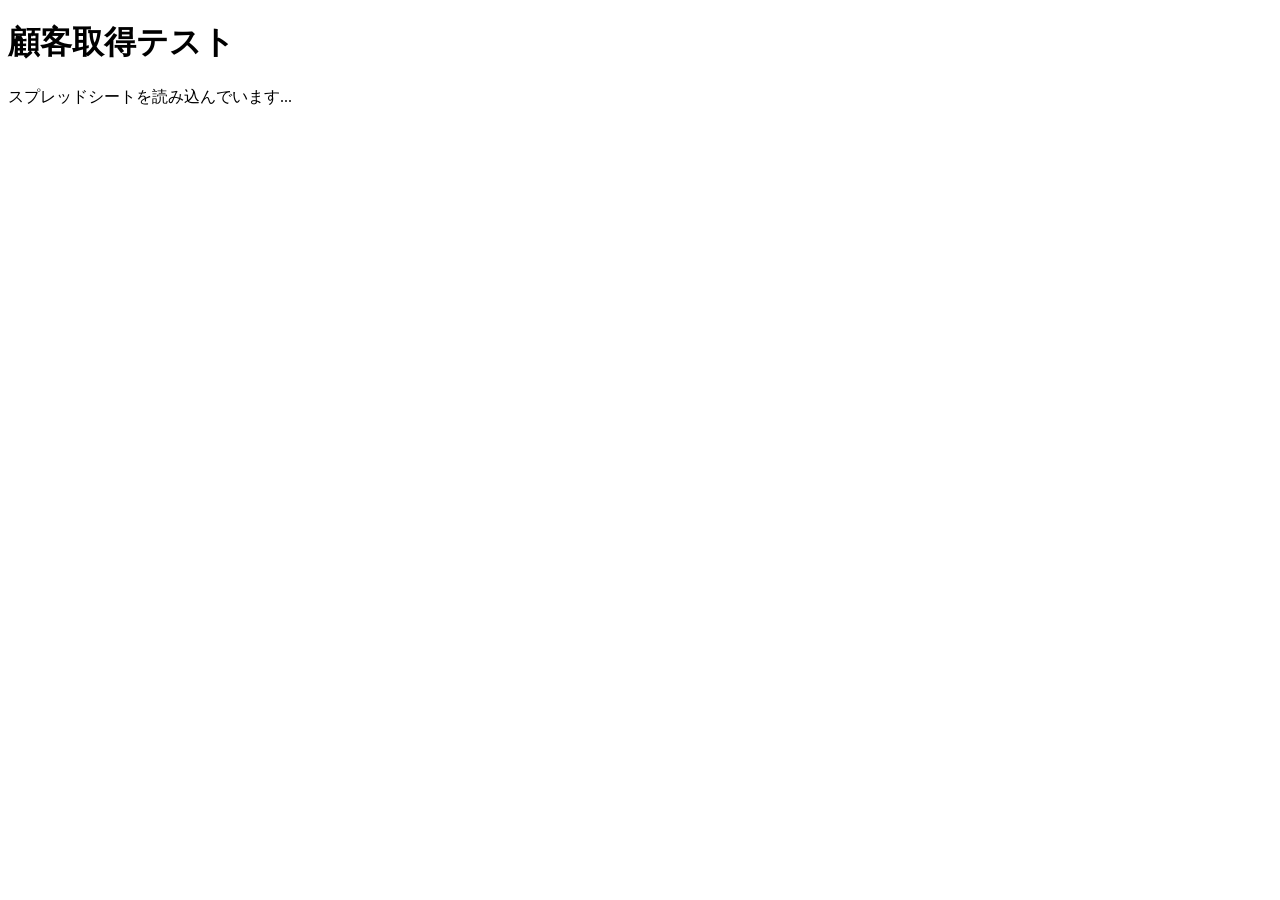
<file: gas/Index.html>
<!DOCTYPE html>
<html lang="ja">
  <head>
    <base target="_top">

    <meta charset="UTF-8">

    <meta
      name="viewport"
      content="width=device-width, initial-scale=1.0"
    >

    <title>
      顧客取得テスト
    </title>
  </head>

  <body>
    <h1>
      顧客取得テスト
    </h1>

    <p id="status-message">
      スプレッドシートを読み込んでいます...
    </p>

    <pre id="customer-result"></pre>

    <script>
      // 読み込み状況と取得結果の表示先
      const statusMessage =
        document.querySelector(
          "#status-message"
        );

      const customerResult =
        document.querySelector(
          "#customer-result"
        );

      // 顧客データの取得に成功したとき
      const showCustomers = (
        customers
      ) => {
        statusMessage.textContent =
          `${customers.length}名取得しました。`;

        customerResult.textContent =
          JSON.stringify(
            customers,
            null,
            2
          );
      };

      // 顧客データの取得に失敗したとき
      const showError = (
        error
      ) => {
        statusMessage.textContent =
          "読み込みに失敗しました。";

        customerResult.textContent =
          error.message ||
          String(error);
      };

      // Code.gsのgetCustomersを呼び出す
      google.script.run
        .withSuccessHandler(
          showCustomers
        )
        .withFailureHandler(
          showError
        )
        .getCustomers();
    </script>
  </body>
</html>
</file>
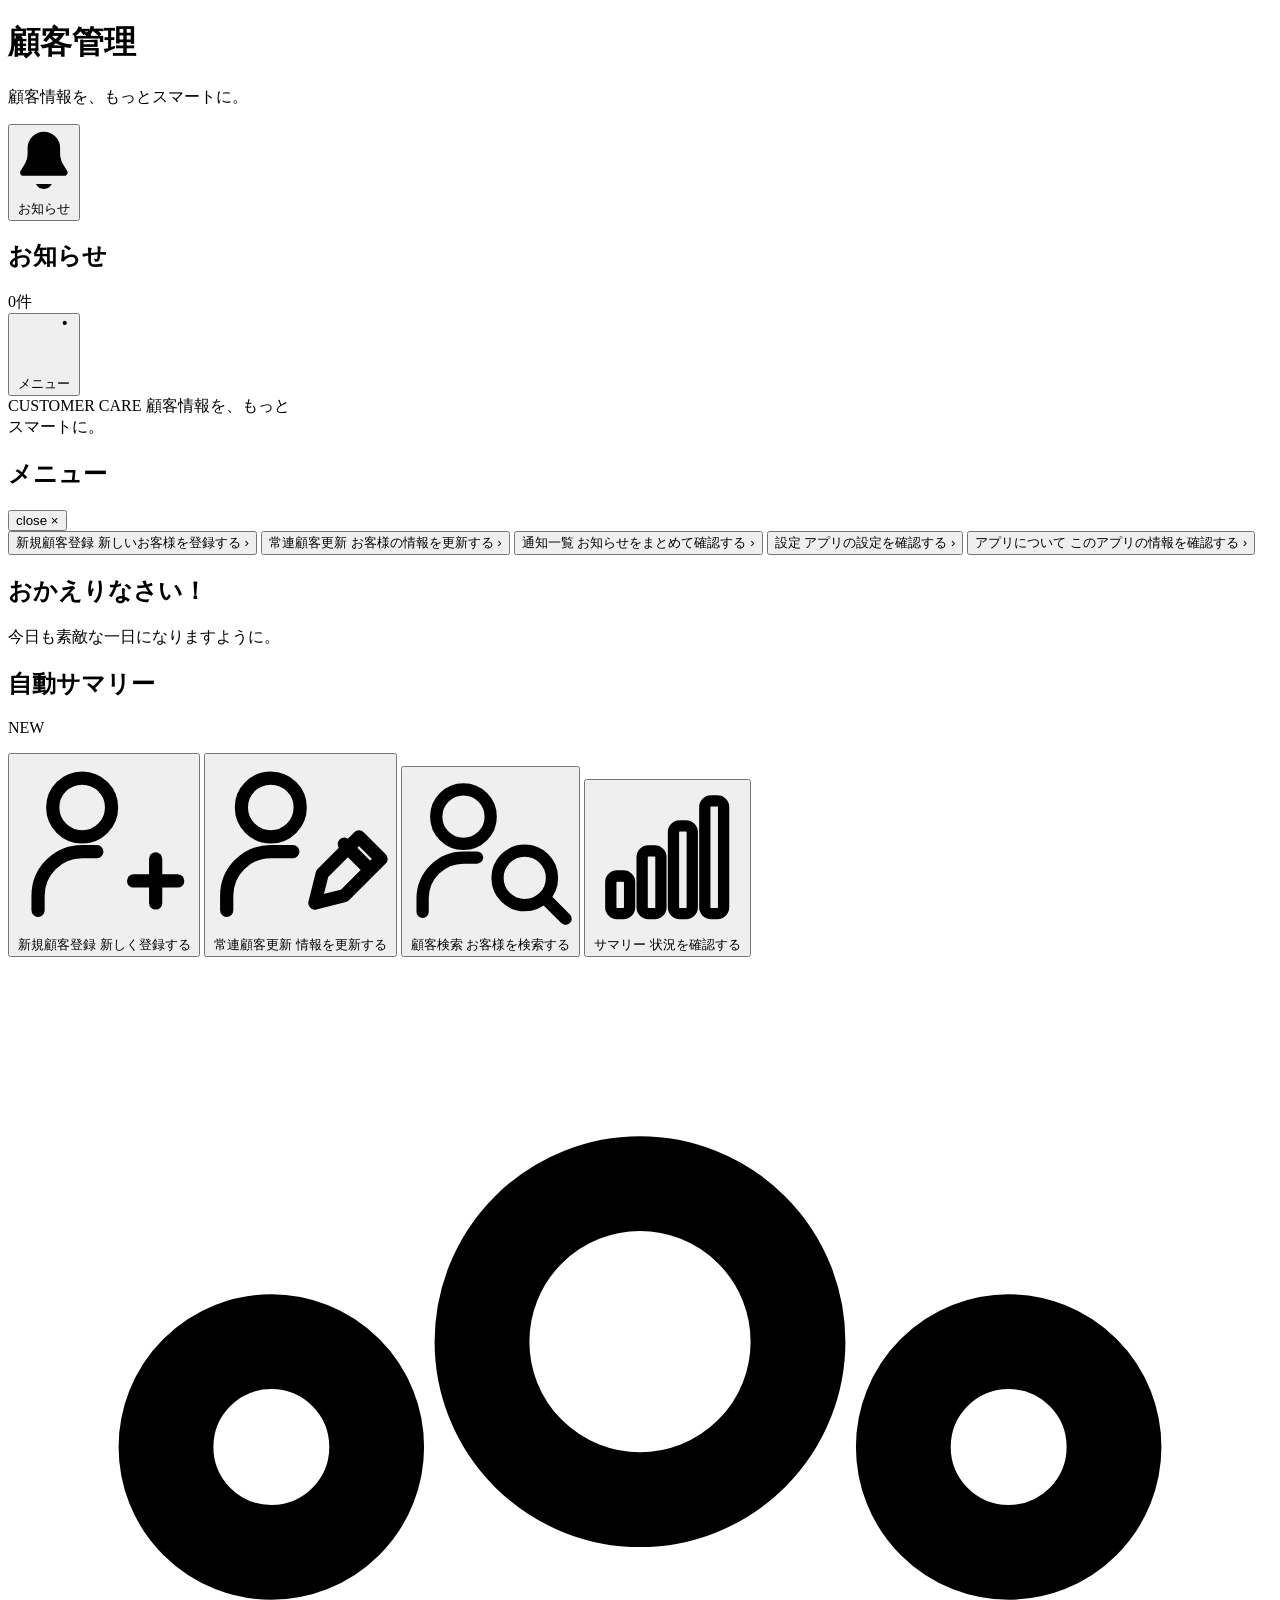
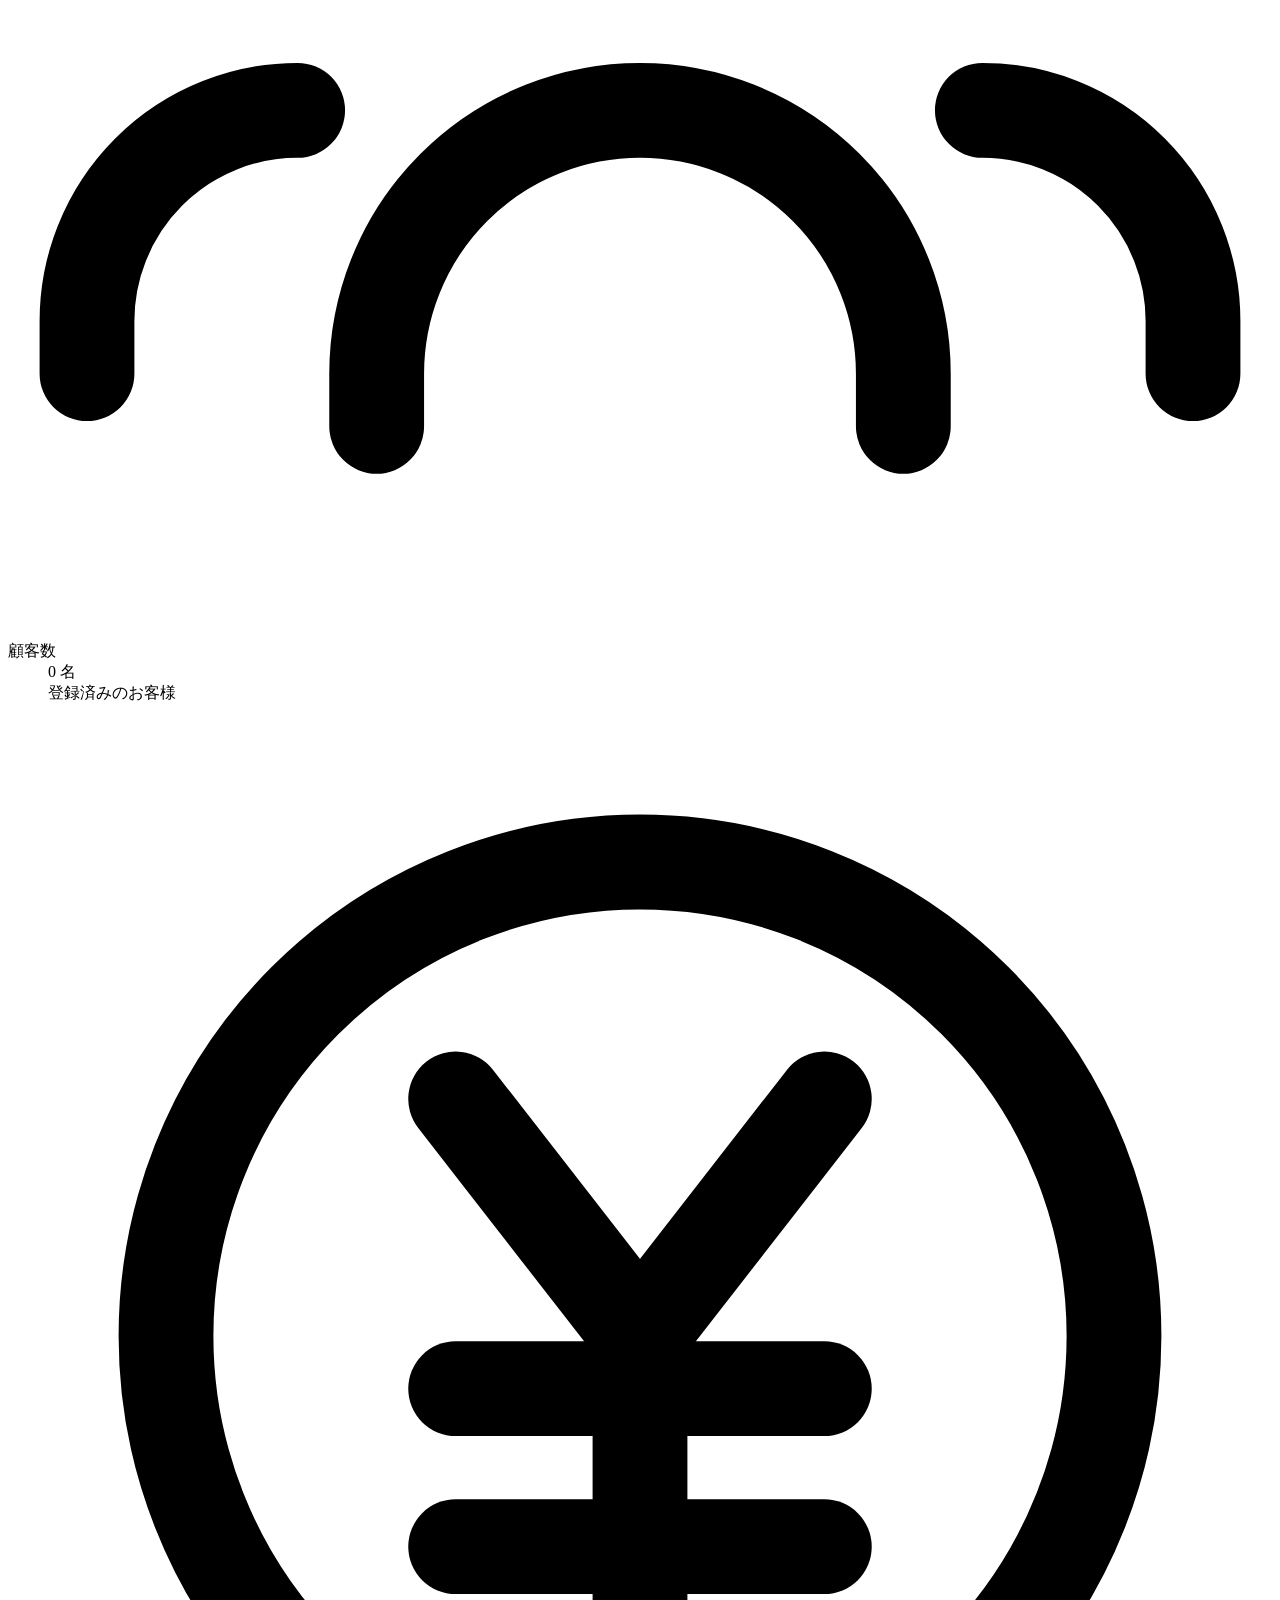
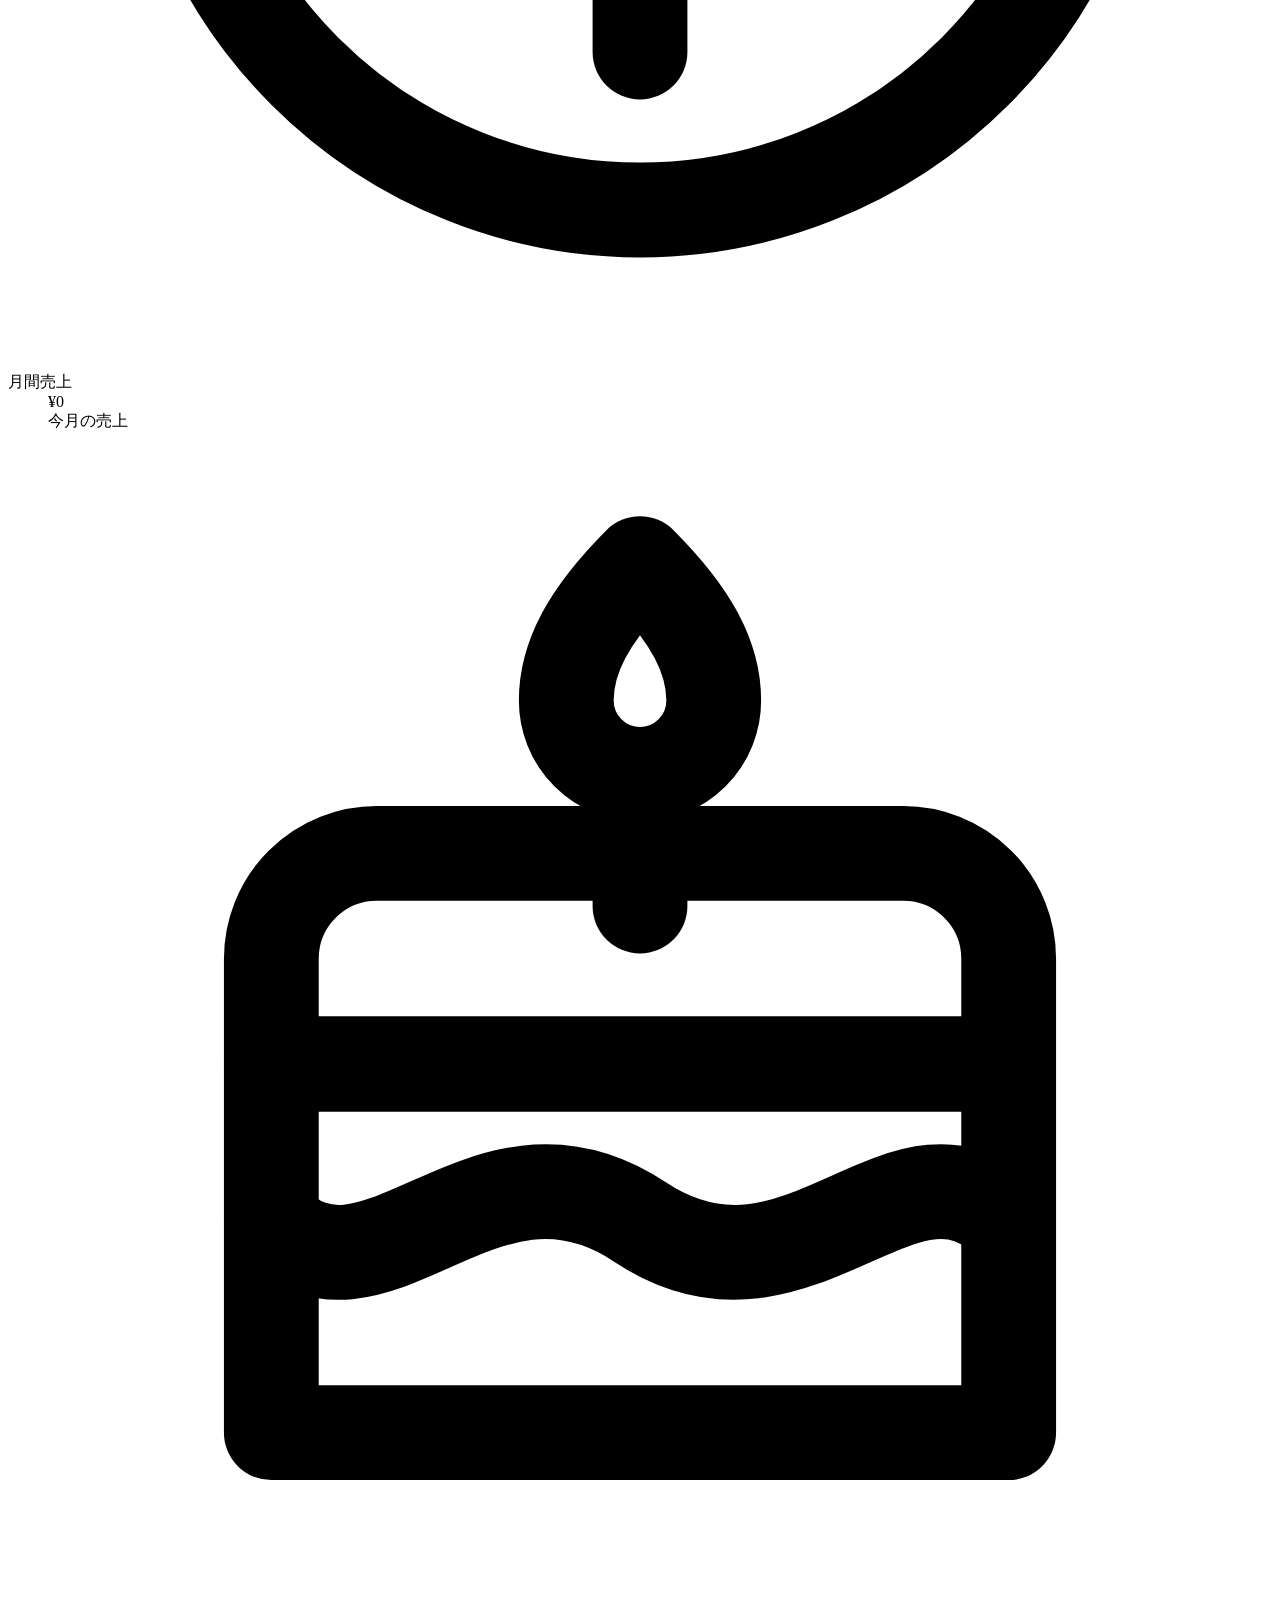
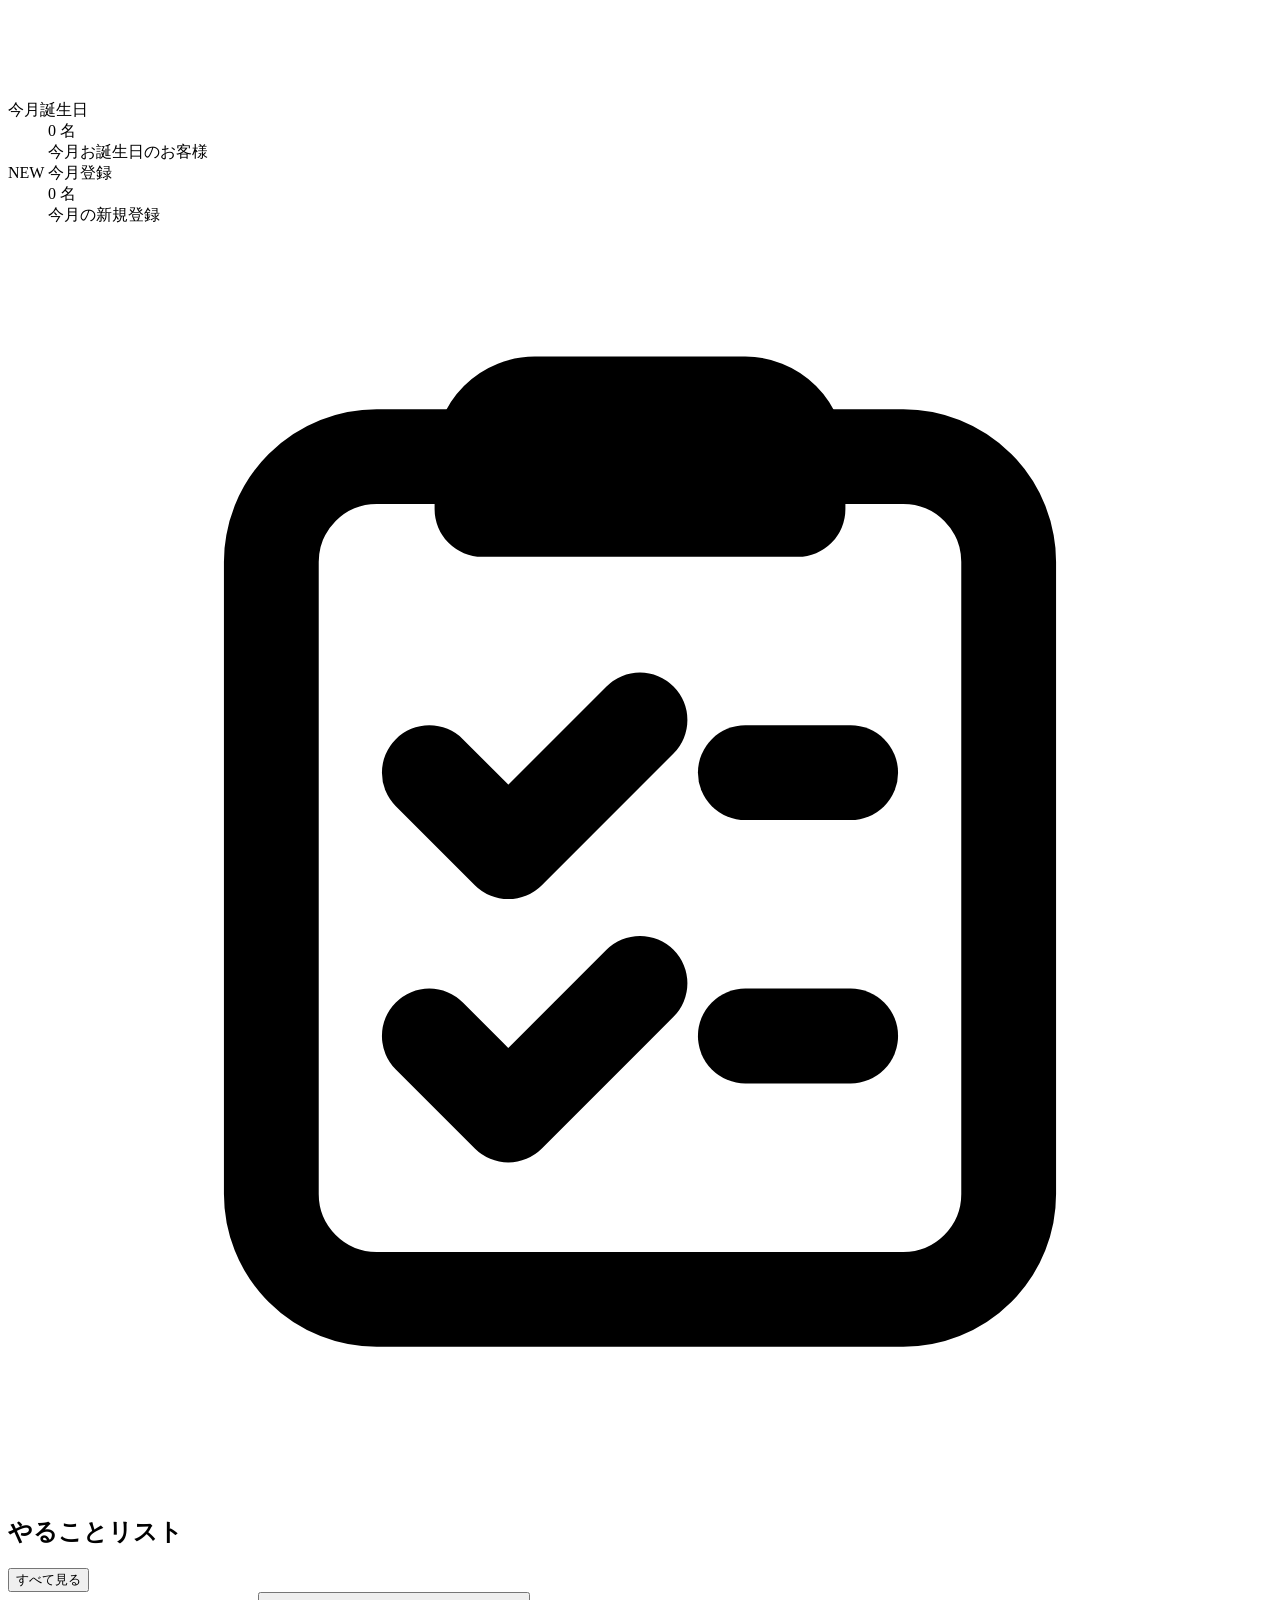
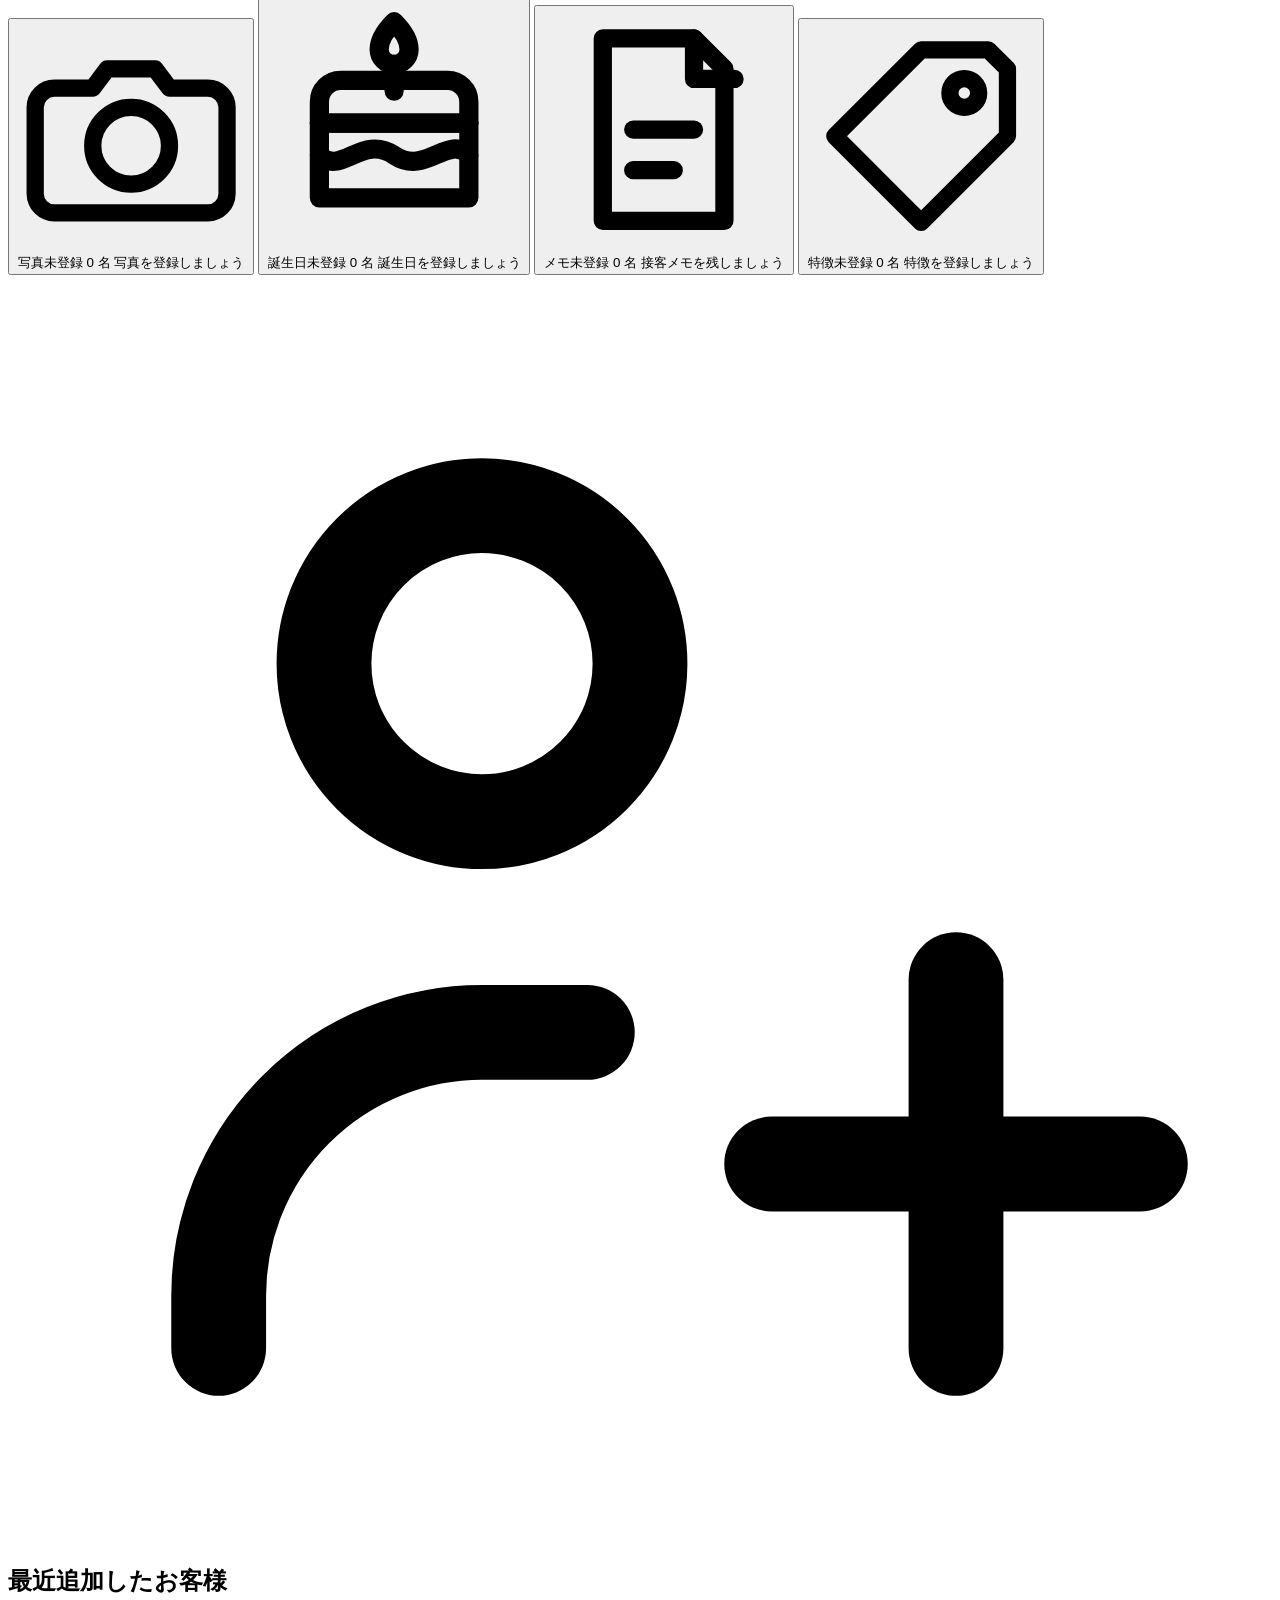
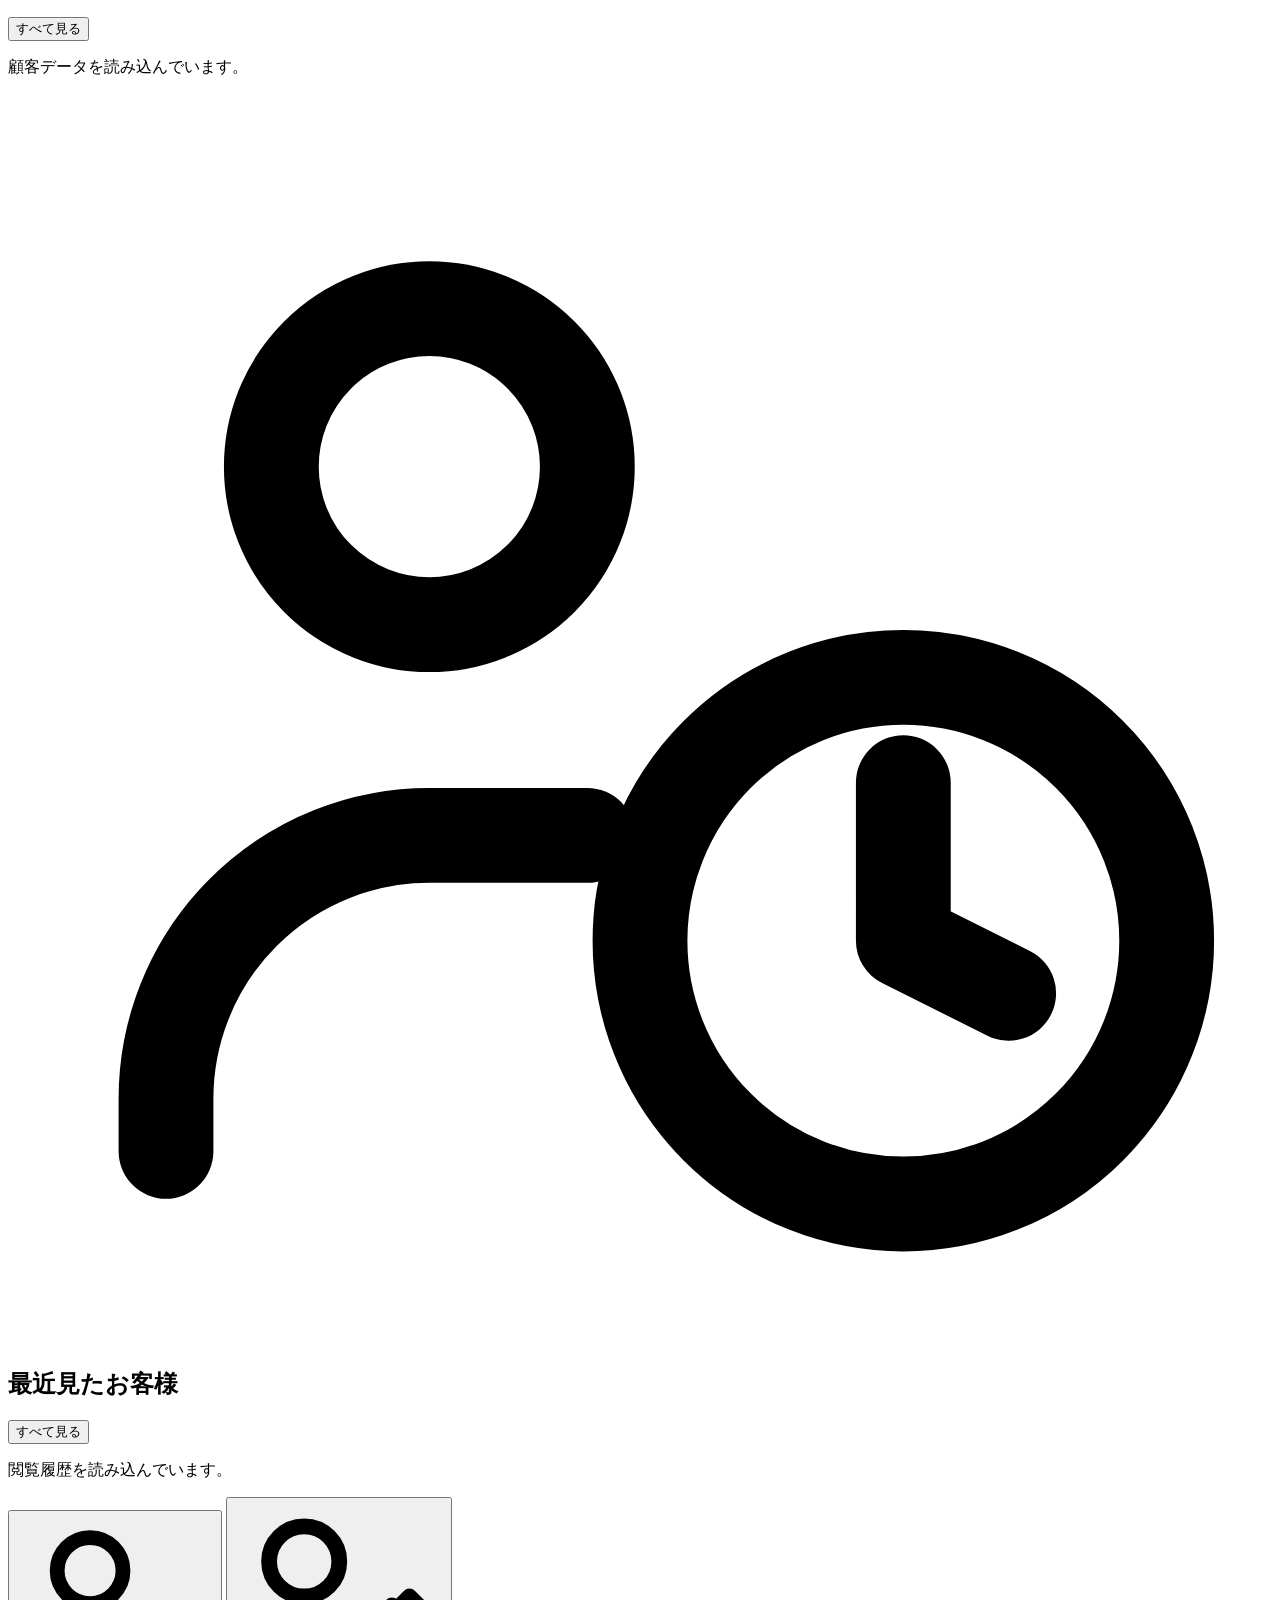
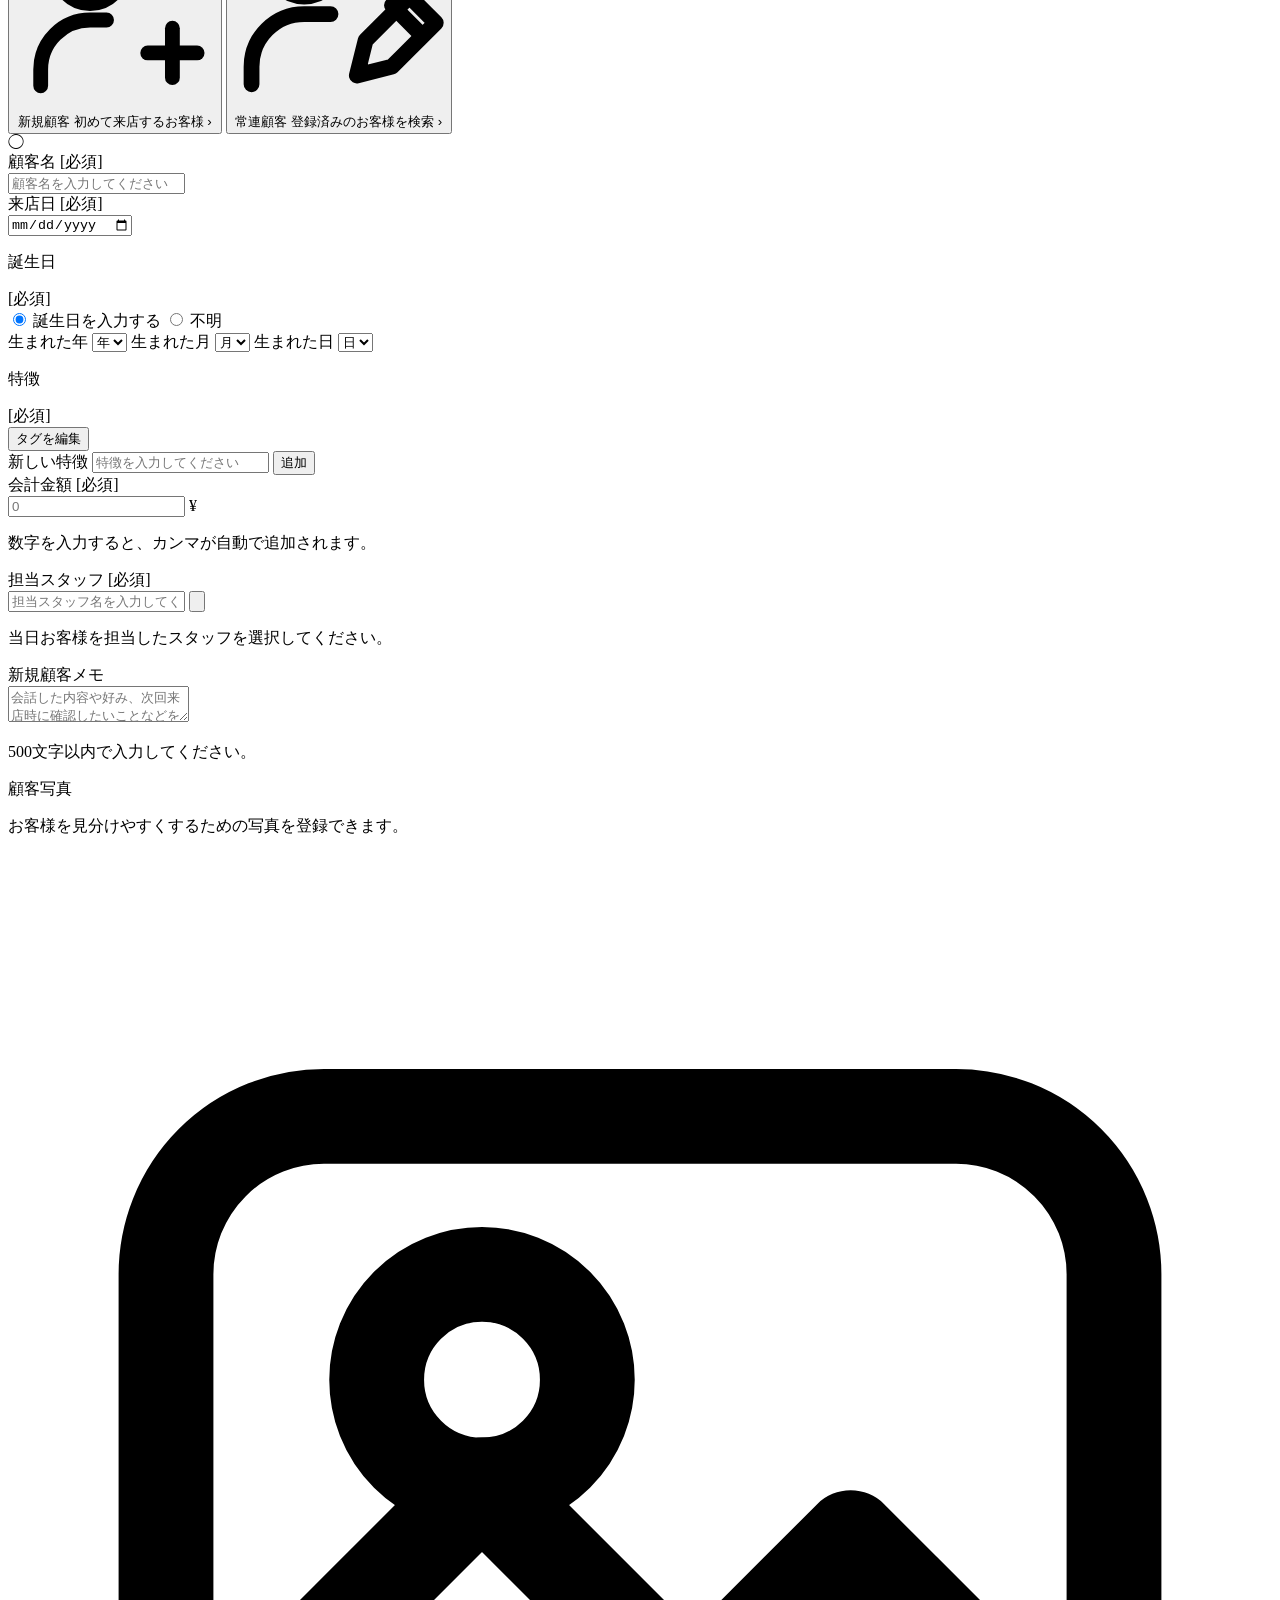
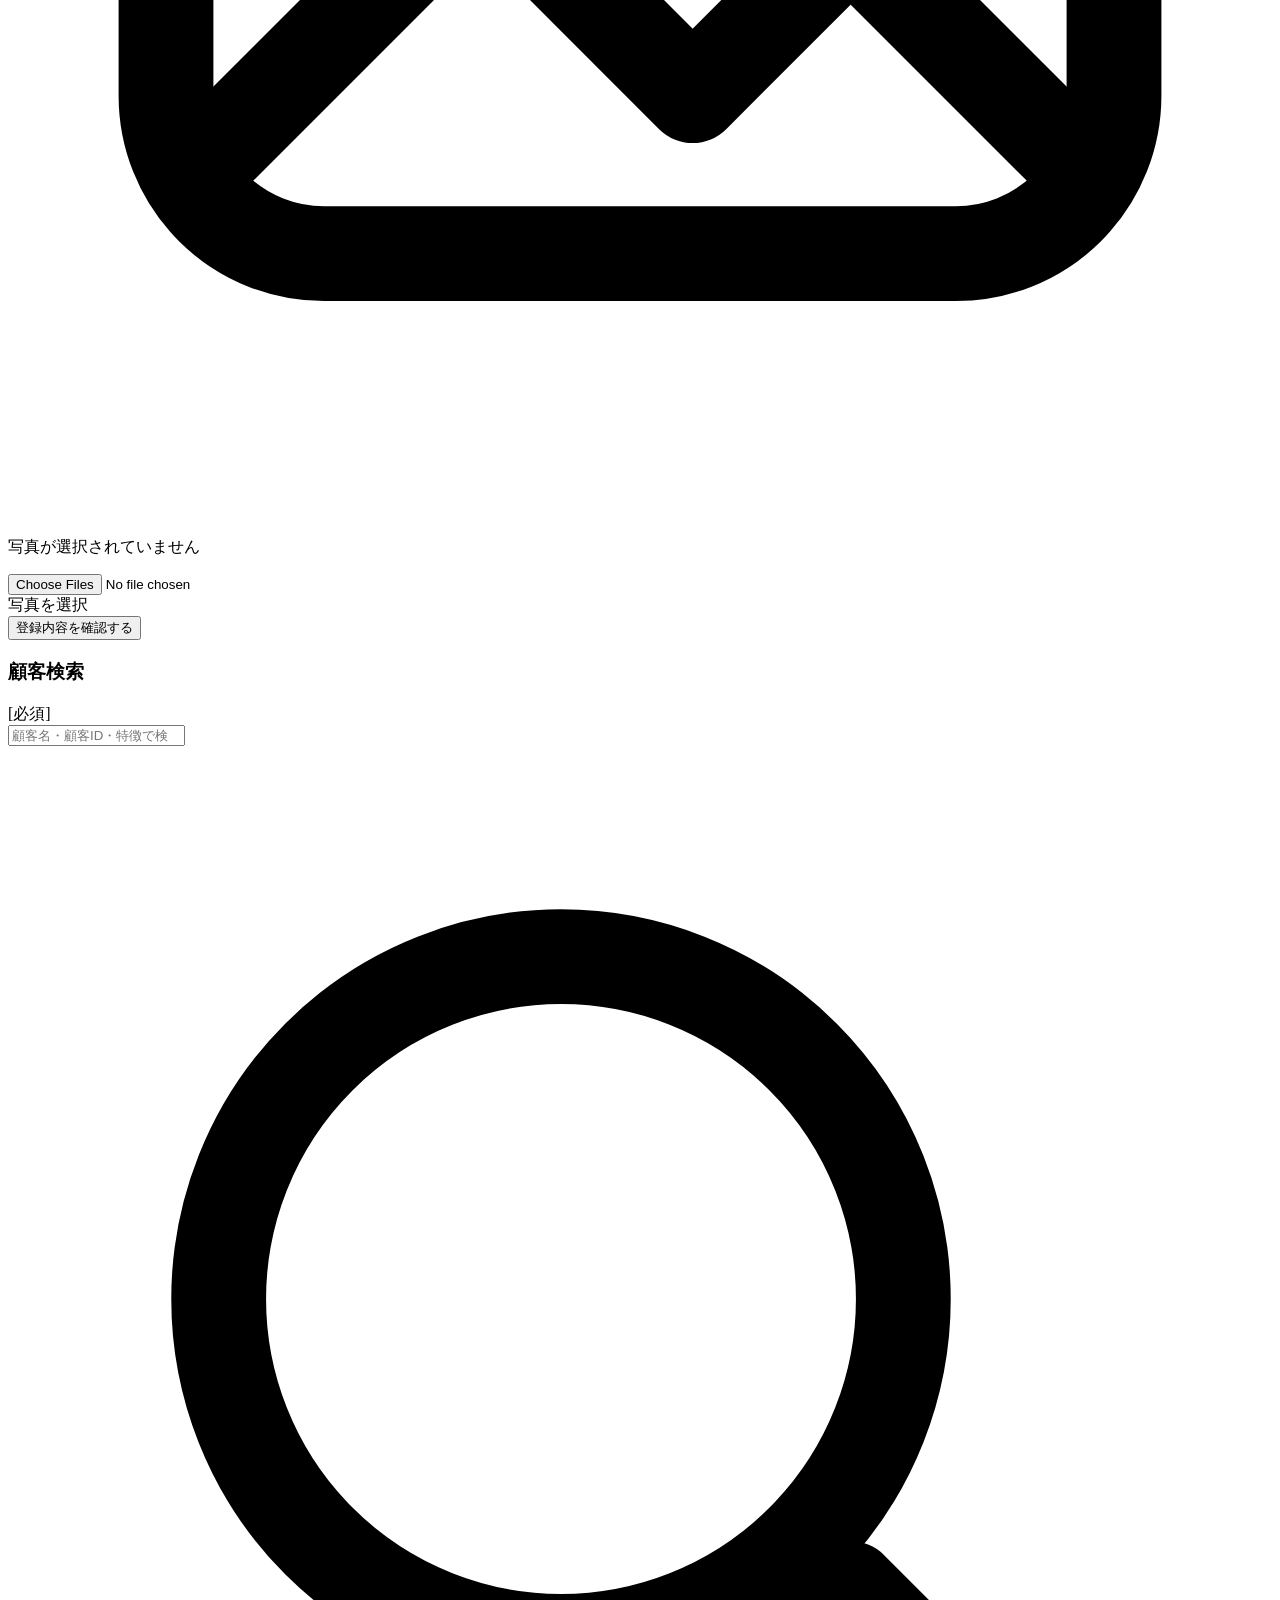
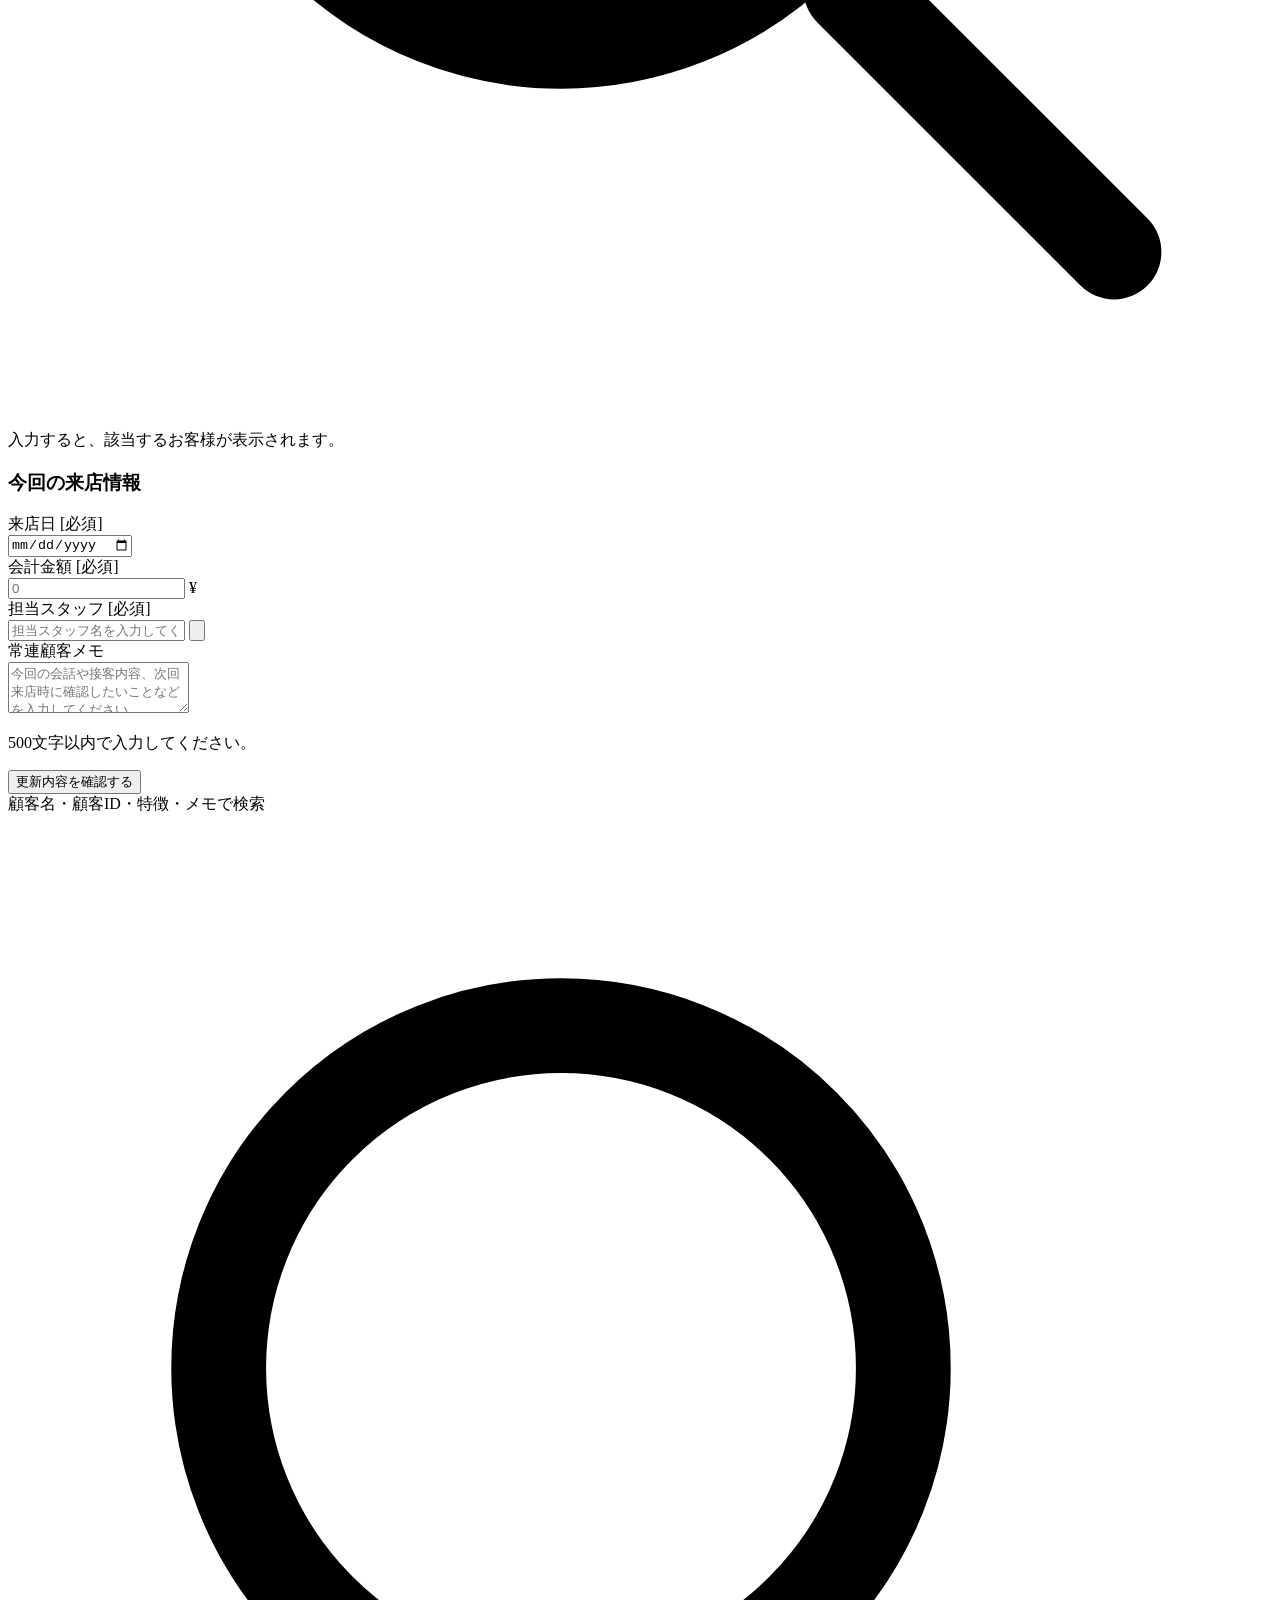
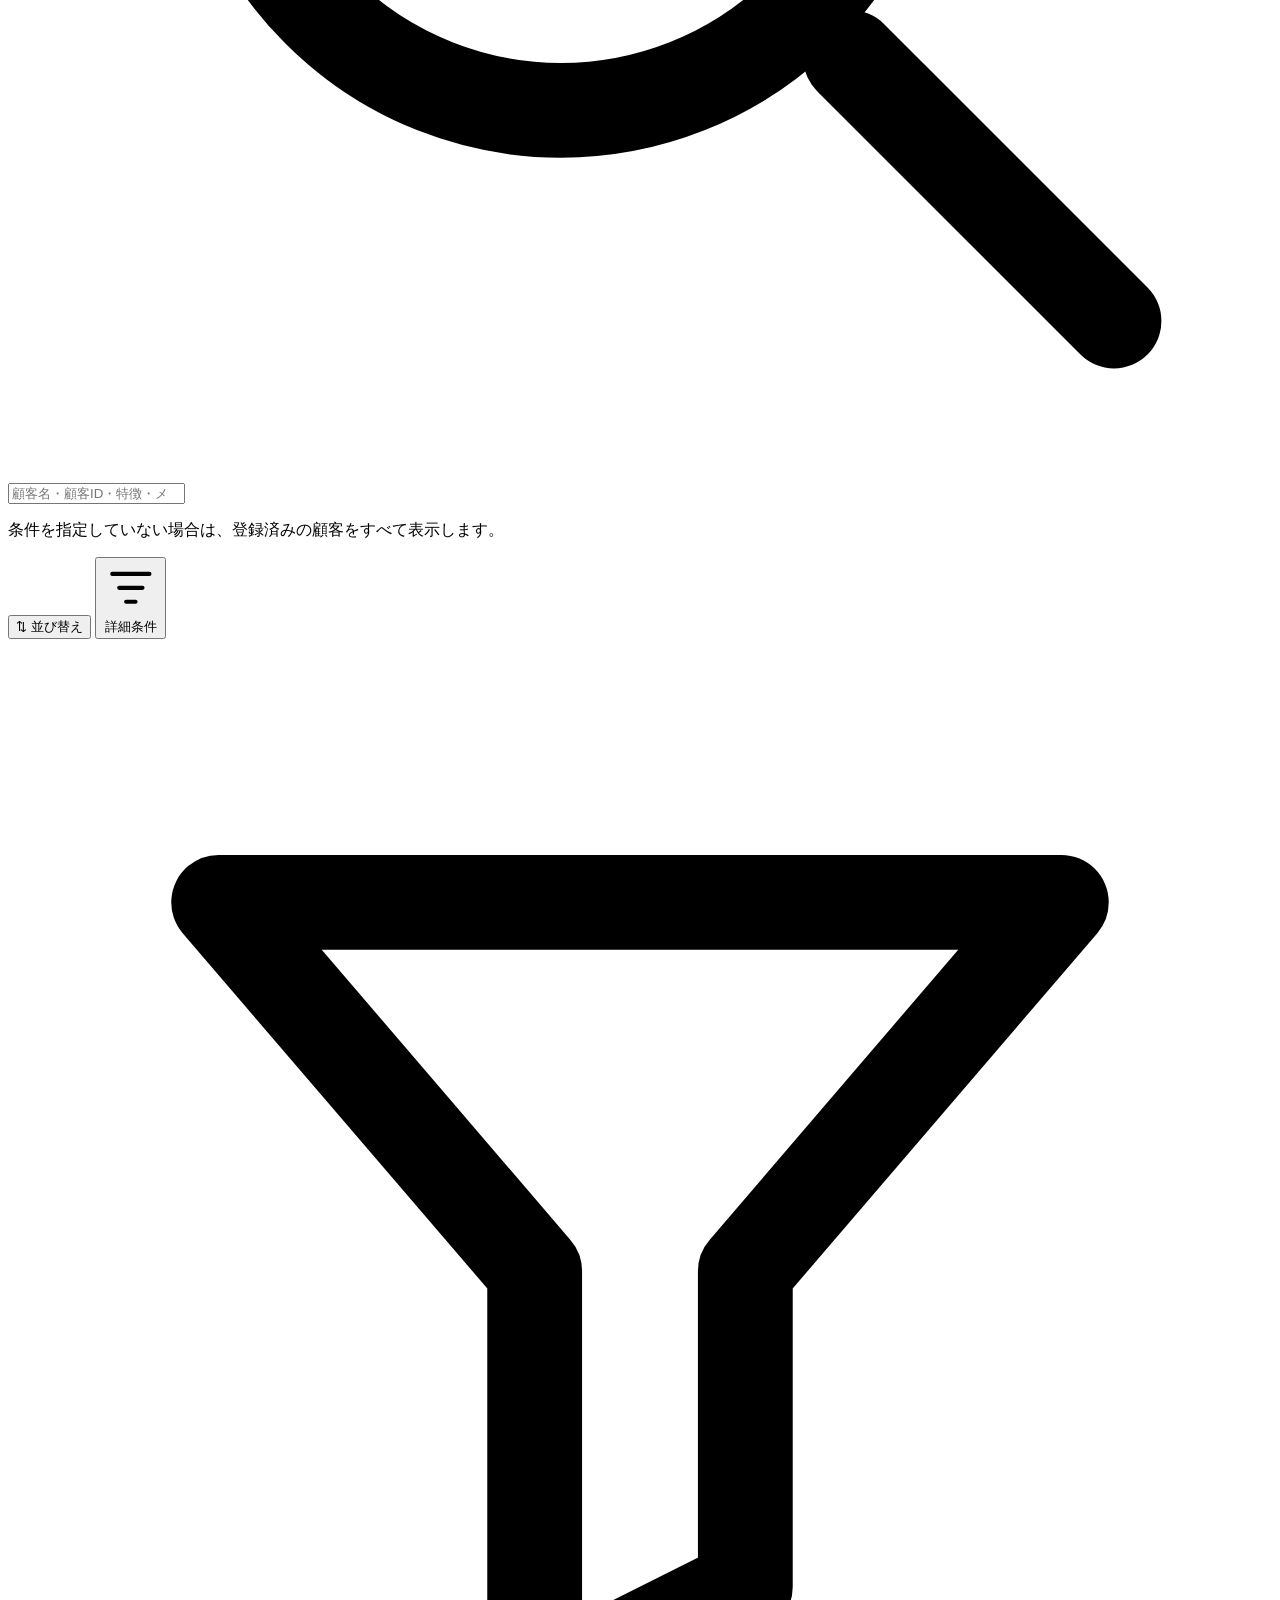
<file: gas/App.html>
<!DOCTYPE html>
<html lang="ja">
    <head>
        <!-- ページ全体の基本設定 -->
        <meta charset="UTF-8">
        <meta name="viewport" content="width=device-width, initial-scale=1.0">

        <title>顧客管理Webアプリ</title>

        <!-- 初期データの読み込み中に画面が一瞬表示されるのを防ぐ -->
        <script>
            document.documentElement.classList.add("app-loading");
        </script>

        <?!= include("Stylesheet"); ?>
    </head>

    <body>
        <main class="app-container">

            <!-- ==================================================
            共通ヘッダー
            アプリ名・通知・メニューなど、全画面で共通する操作領域
            ================================================== -->
            <header class="top-header">
                <div class="brand">
                    <!-- 装飾用のロゴ。内容を持たないため読み上げ対象から外す -->
                    <div class="brand-logo" aria-hidden="true"></div>

                    <div class="brand-text">
                        <h1>顧客管理</h1>
                        <p>顧客情報を、もっとスマートに。</p>
                    </div>
                </div>

                <!-- お知らせとメニューの操作ボタン -->
                <div class="header-actions">
                    <!-- お知らせボタンと通知パネルをまとめる領域 -->
                    <div class="notification-area">
                        <!-- type="button"で通常の操作ボタンとして扱う -->
                        <button
                            class="icon-button notification-button"
                            type="button"
                            aria-label="お知らせ 3件"
                            aria-expanded="false"
                            aria-controls="notification-panel"
                        >
                            <span class="icon-button-icon">
                                <svg
                                    class="header-action-icon"
                                    viewBox="6 5 12 15"
                                    aria-hidden="true"
                                >
                                    <path
                                        d="M8.5 9.5a3.5 3.5 0 1 1 7 0v1.2c0 .9.3 1.8.8 2.6l.7 1.1c.3.5 0 1.1-.6 1.1H7.6c-.6 0-.9-.6-.6-1.1l.7-1.1c.5-.8.8-1.7.8-2.6V9.5"
                                    />
                                    <path d="M10.3 17.3a1.9 1.9 0 0 0 3.4 0" />
                                </svg>
                                <span
                                    class="notification-badge"
                                    id="notification-badge"
                                    aria-hidden="true"
                                    hidden
                                >
                                    0
                                </span>
                            </span>
                            <span class="action-label">お知らせ</span>
                        </button>

                        <!-- ベルを押したときに表示する通知パネル -->
                        <div
                            class="notification-panel"
                            id="notification-panel"
                            aria-label="お知らせ一覧"
                        >
                            <div class="notification-panel-header">
                                <h2 class="notification-panel-title">お知らせ</h2>
                                <span
                                    class="notification-panel-count"
                                    id="notification-panel-count"
                                >
                                    0件
                                </span>
                            </div>

                            <!-- JavaScriptで最新のお知らせを表示する -->
                            <div
                                class="notification-list"
                                id="notification-list"
                            ></div>
                        </div>
                    </div>

                    <div class="menu-area">
                        <button
                            class="icon-button menu-button"
                            type="button"
                            aria-label="メニュー"
                            aria-expanded="false"
                            aria-controls="menu-panel"
                        >
                            <svg
                                class="header-menu-icon"
                                viewBox="0 0 24 24"
                                aria-hidden="true"
                            >
                                <!-- 上：横線＋小さな点 -->
                                <path d="M2 3h16" />
                                <circle cx="21" cy="3" r="0.9"
                                fill="currentColor"
                                stroke="none"
                                />

                                <!-- 真ん中 -->
                                <path d="M2 11h20" />

                                <!-- 下：ほんの少しだけ短くする -->
                                <path d="M2 19h18" />
                            </svg>
                            <span class="action-label">メニュー</span>
                        </button>

                        <!-- メニューボタンを押したときに表示するパネル -->
                        <div
                            class="menu-panel"
                            id="menu-panel"
                            aria-label="メニュー一覧"
                        >
                            <div class="menu-panel-layout">
                                <!-- 左側のビジュアルエリア -->
                                <div class="menu-panel-visual" aria-hidden="true">
                                    <div class="menu-panel-visual-placeholder">
                                        <span class="menu-panel-visual-label">
                                            CUSTOMER CARE
                                        </span>

                                        <span class="menu-panel-visual-text">
                                            顧客情報を、もっと<br>
                                            スマートに。
                                        </span>
                                    </div>
                                </div>

                                <!-- 右側のメニューエリア -->
                                <div class="menu-panel-content">
                                    <div class="menu-panel-top">
                                        <h2 class="menu-panel-title">メニュー</h2>

                                        <button
                                            class="menu-close-button"
                                            type="button"
                                            aria-label="メニューを閉じる"
                                        >
                                            <span>close</span>
                                            <span aria-hidden="true">×</span>
                                        </button>
                                    </div>

                                    <nav class="menu-list" aria-label="アプリメニュー">
                                        <button
                                            class="menu-item"
                                            type="button"
                                            data-view="new-customer"
                                        >
                                            <span class="menu-item-text">
                                                <span class="menu-item-title">
                                                    新規顧客登録
                                                </span>

                                                <span class="menu-item-description">
                                                    新しいお客様を登録する
                                                </span>
                                            </span>

                                            <span class="menu-item-arrow" aria-hidden="true">
                                                ›
                                            </span>
                                        </button>

                                        <button
                                            class="menu-item"
                                            type="button"
                                            data-view="regular-customer"
                                        >
                                            <span class="menu-item-text">
                                                <span class="menu-item-title">
                                                    常連顧客更新
                                                </span>

                                                <span class="menu-item-description">
                                                    お客様の情報を更新する
                                                </span>
                                            </span>

                                            <span class="menu-item-arrow" aria-hidden="true">
                                                ›
                                            </span>
                                        </button>

                                        <button
                                            class="menu-item"
                                            type="button"
                                            data-view="notifications"
                                        >
                                            <span class="menu-item-text">
                                                <span class="menu-item-title">
                                                    通知一覧
                                                </span>

                                                <span class="menu-item-description">
                                                    お知らせをまとめて確認する
                                                </span>
                                            </span>

                                            <span class="menu-item-arrow" aria-hidden="true">
                                                ›
                                            </span>
                                        </button>

                                        <button
                                            class="menu-item"
                                            type="button"
                                            data-view="settings"
                                        >
                                            <span class="menu-item-text">
                                                <span class="menu-item-title">
                                                    設定
                                                </span>

                                                <span class="menu-item-description">
                                                    アプリの設定を確認する
                                                </span>
                                            </span>

                                            <span class="menu-item-arrow" aria-hidden="true">
                                                ›
                                            </span>
                                        </button>

                                        <button
                                            class="menu-item"
                                            type="button"
                                            data-view="about"
                                        >
                                            <span class="menu-item-text">
                                                <span class="menu-item-title">
                                                    アプリについて
                                                </span>

                                                <span class="menu-item-description">
                                                    このアプリの情報を確認する
                                                </span>
                                            </span>

                                            <span class="menu-item-arrow" aria-hidden="true">
                                                ›
                                            </span>
                                        </button>
                                    </nav>
                                </div>
                            </div>
                        </div>
                    </div>
                </div>
            </header>

            <!-- ==================================================
            ホーム画面
            集計・やることリスト・最近の顧客を表示する
            ================================================== -->
            <!-- 現在表示しているホーム画面 -->
            <div
                class="app-view"
                id="home-view"
            >

                <!-- ホーム画面上部の挨拶とAIサマリーをまとめる領域 -->
                <section class="home-overview">
                    <div class="welcome-message">
                        <h2>おかえりなさい！</h2>
                        <p>今日も素敵な一日になりますように。</p>
                    </div>

                    <!-- 顧客・来店データの自動集計結果を表示するカード -->
                    <section class="ai-summary-card">
                        <div class="ai-summary-header">
                            <h2>自動サマリー</h2>
                            <span class="new-label">NEW</span>
                        </div>

                        <!-- JavaScriptで最新の集計内容を表示する -->
                        <ul
                            class="ai-summary-list"
                            id="home-ai-summary-list"
                        ></ul>
                    </section>
                </section>

                <!-- ホーム画面の主要機能へ移動するメニュー -->
                <section class="quick-actions">

                    <div class="action-grid">

                        <button
                            class="action-card action-card--new"
                            type="button"
                            data-view="new-customer"
                        >

                            <span class="action-card-header">
                                <span class="action-card-icon" aria-hidden="true">
                                    <svg
                                        viewBox="0 0 24 24"
                                        fill="none"
                                        stroke="currentColor"
                                        stroke-width="1.8"
                                        stroke-linecap="round"
                                        stroke-linejoin="round"
                                    >

                                        <circle cx="9" cy="7" r="4"></circle>

                                        <path d="M3 21v-2a6 6 0 0 1 6-6h2"></path>

                                        <path d="M19 14v6"></path>
                                        <path d="M16 17h6"></path>
                                    </svg>
                                </span>
                                <span class="action-card-title">新規顧客登録</span>
                            </span>
                            <span class="action-card-description">新しく登録する</span>
                        </button>

                        <button
                            class="action-card action-card--regular"
                            type="button"
                            data-view="regular-customer"
                        >

                            <span class="action-card-header">
                                <span class="action-card-icon" aria-hidden="true">
                                    <svg
                                        viewBox="0 0 24 24"
                                        fill="none"
                                        stroke="currentColor"
                                        stroke-width="1.8"
                                        stroke-linecap="round"
                                        stroke-linejoin="round"
                                    >

                                        <circle cx="8" cy="7" r="4"></circle>

                                        <path d="M2 21v-2a6 6 0 0 1 6-6h3"></path>

                                        <path d="M14 20l1-4 5-5 3 3-5 5-4 1z"></path>

                                        <path d="M18 12l3 3"></path>
                                    </svg>
                                </span>
                                <span class="action-card-title">常連顧客更新</span>
                            </span>
                            <span class="action-card-description">情報を更新する</span>
                        </button>

                        <button
                            class="action-card action-card--search"
                            type="button"
                            data-view="customer-search"
                        >

                            <span class="action-card-header">
                                <span class="action-card-icon" aria-hidden="true">
                                    <svg
                                        viewBox="0 0 24 24"
                                        fill="none"
                                        stroke="currentColor"
                                        stroke-width="1.8"
                                        stroke-linecap="round"
                                        stroke-linejoin="round"
                                    >

                                        <circle cx="8" cy="7" r="4"></circle>

                                        <path d="M2 21v-2a6 6 0 0 1 6-6h2"></path>

                                        <circle cx="17" cy="16" r="4"></circle>

                                        <path d="M20 19l3 3"></path>
                                    </svg>
                                </span>
                                <span class="action-card-title">顧客検索</span>
                            </span>
                            <span class="action-card-description">お客様を検索する</span>
                        </button>

                        <button
                            class="action-card action-card--summary"
                            type="button"
                            data-view="summary"
                        >

                            <span class="action-card-header">

                                <span class="action-card-icon" aria-hidden="true">
                                    <svg
                                        viewBox="0 0 24 24"
                                        fill="none"
                                        stroke="currentColor"
                                        stroke-width="1.8"
                                        stroke-linecap="round"
                                        stroke-linejoin="round"
                                    >

                                        <rect x="3" y="15" width="3" height="6" rx="1"></rect>
                                        <rect x="8" y="11" width="3" height="10" rx="1"></rect>
                                        <rect x="13" y="7" width="3" height="14" rx="1"></rect>
                                        <rect x="18" y="3" width="3" height="18" rx="1"></rect>
                                    </svg>
                                </span>
                                <span class="action-card-title">サマリー</span>
                            </span>
                            <span class="action-card-description">状況を確認する</span>
                        </button>
                    </div>
                </section>

                <!-- 顧客数や売上など、ホーム画面の主要な数値を表示する集計エリア -->
                <section class="stats-summary" aria-label="顧客データ集計">

                    <dl class="stats-grid">

                        <div class="stat-item">

                            <dt class="stat-label">

                                <span class="stat-icon" aria-hidden="true">
                                    <svg
                                        viewBox="0 0 24 24"
                                        fill="none"
                                        stroke="currentColor"
                                        stroke-width="1.8"
                                        stroke-linecap="round"
                                        stroke-linejoin="round"
                                    >

                                        <circle cx="12" cy="7" r="3"></circle>
                                        <path d="M7 20v-1a5 5 0 0 1 10 0v1"></path>

                                        <circle cx="5" cy="9" r="2"></circle>
                                        <path d="M1.5 19v-1a4 4 0 0 1 4-4"></path>

                                        <circle cx="19" cy="9" r="2"></circle>
                                        <path d="M22.5 19v-1a4 4 0 0 0-4-4"></path>
                                    </svg>
                                </span>
                                <span>顧客数</span>
                            </dt>
                            <dd class="stat-value">
                                <span id="home-customer-count">0</span>
                                <span class="stat-unit">名</span>
                            </dd>
                            <dd class="stat-description">
                                登録済みのお客様
                            </dd>
                        </div>

                        <div class="stat-item">

                            <dt class="stat-label">

                                <span class="stat-icon" aria-hidden="true">
                                    <svg
                                        viewBox="0 0 24 24"
                                        fill="none"
                                        stroke="currentColor"
                                        stroke-width="1.8"
                                        stroke-linecap="round"
                                        stroke-linejoin="round"
                                    >

                                        <circle cx="12" cy="12" r="9"></circle>

                                        <path d="M8.5 7.5 12 12l3.5-4.5"></path>
                                        <path d="M8.5 13h7"></path>
                                        <path d="M8.5 16h7"></path>
                                        <path d="M12 12v6"></path>
                                    </svg>
                                </span>
                                <span id="home-sales-label">
                                    月間売上
                                </span>
                            </dt>
                            <dd
                                class="stat-value"
                                id="home-month-sales"
                            >
                                ¥0
                            </dd>

                            <dd class="stat-description">
                                今月の売上
                            </dd>
                        </div>

                        <div class="stat-item">

                            <dt class="stat-label">

                                <span class="stat-icon stat-icon--birthday" aria-hidden="true">
                                    <svg
                                        viewBox="0 0 24 24"
                                        fill="none"
                                        stroke="currentColor"
                                        stroke-width="1.8"
                                        stroke-linecap="round"
                                        stroke-linejoin="round"
                                    >

                                        <path d="M12 2.5c1 1 1.4 1.8 1.4 2.6A1.4 1.4 0 0 1 12 6.5a1.4 1.4 0 0 1-1.4-1.4c0-.8.4-1.6 1.4-2.6z"></path>

                                        <path d="M12 6.5V9"></path>

                                        <path d="M5 12h14"></path>
                                        <path d="M7 8h10a2 2 0 0 1 2 2v2H5v-2a2 2 0 0 1 2-2z"></path>

                                        <path d="M5 12v7h14v-7"></path>

                                        <path d="M5 15c2 2 4-2 7 0s5-2 7 0"></path>
                                    </svg>
                                </span>
                                <span>今月誕生日</span>
                            </dt>
                            <dd class="stat-value">
                                <span id="home-birthday-count">0</span>
                                <span class="stat-unit">名</span>
                            </dd>
                            <dd class="stat-description">今月お誕生日のお客様</dd>
                        </div>

                        <div class="stat-item">

                            <dt class="stat-label">

                                <span class="stat-icon stat-icon--new" aria-hidden="true">NEW</span>
                                <span>今月登録</span>
                            </dt>
                            <dd class="stat-value">
                                <span id="home-registration-count">0</span>
                                <span class="stat-unit">名</span>
                            </dd>
                            <dd class="stat-description">今月の新規登録</dd>
                        </div>
                    </dl>
                </section>

                <!-- 登録情報の不足など、対応が必要な項目を表示する領域 -->
                <section class="todo-section">

                    <div class="section-header">

                        <h2 class="section-title">

                            <span class="section-title-icon" aria-hidden="true">
                                <svg
                                    viewBox="0 0 24 24"
                                    fill="none"
                                    stroke="currentColor"
                                    stroke-width="1.8"
                                    stroke-linecap="round"
                                    stroke-linejoin="round"
                                >

                                    <rect x="5" y="4" width="14" height="16" rx="2"></rect>

                                    <path d="M9 4.5h6"></path>
                                    <path d="M10 3h4a1 1 0 0 1 1 1v1H9V4a1 1 0 0 1 1-1z"></path>

                                    <path d="m8 10 1.5 1.5L12 9"></path>
                                    <path d="m8 15 1.5 1.5L12 14"></path>

                                    <path d="M14 10h2"></path>
                                    <path d="M14 15h2"></path>
                                </svg>
                            </span>
                            <span>やることリスト</span>
                        </h2>

                        <button
                            class="section-link"
                            type="button"
                            data-home-todo-action="all"
                        >
                            すべて見る
                            <span aria-hidden="true"></span>
                        </button>
                    </div>

                    <!-- 対応が必要な項目をカード形式で並べる領域 -->
                    <div class="todo-grid">

                        <!-- 写真未登録 -->
                        <button
                            class="todo-card"
                            type="button"
                            data-home-todo-action="photo"
                        >

                            <span class="todo-card-header">

                                <span class="todo-card-icon todo-card-icon--photo" aria-hidden="true">
                                    <svg
                                        viewBox="0 0 24 24"
                                        fill="none"
                                        stroke="currentColor"
                                        stroke-width="1.8"
                                        stroke-linecap="round"
                                        stroke-linejoin="round"
                                    >

                                        <path d="M4 7h4l1.5-2h5L16 7h4a2 2 0 0 1 2 2v9a2 2 0 0 1-2 2H4a2 2 0 0 1-2-2V9a2 2 0 0 1 2-2z"></path>

                                        <circle cx="12" cy="13" r="4"></circle>
                                    </svg>
                                </span>
                                <span class="todo-card-title">写真未登録</span>
                            </span>
                            <span class="todo-card-value">
                                <span id="home-todo-photo-count">0</span>
                                <span class="todo-card-unit">名</span>
                            </span>
                            <span class="todo-card-description">写真を登録しましょう</span>
                            <span class="todo-card-arrow" aria-hidden="true"></span>
                        </button>

                        <!-- 誕生日未登録 -->
                        <button
                            class="todo-card"
                            type="button"
                            data-home-todo-action="birthday"
                        >

                            <span class="todo-card-header">

                                <span class="todo-card-icon todo-card-icon--birthday" aria-hidden="true">
                                    <svg
                                        viewBox="0 0 24 24"
                                        fill="none"
                                        stroke="currentColor"
                                        stroke-width="1.8"
                                        stroke-linecap="round"
                                        stroke-linejoin="round"
                                    >

                                        <path d="M12 2.5c1 1 1.4 1.8 1.4 2.6A1.4 1.4 0 0 1 12 6.5a1.4 1.4 0 0 1-1.4-1.4c0-.8.4-1.6 1.4-2.6z"></path>

                                        <path d="M12 6.5V9"></path>

                                        <path d="M5 12h14"></path>
                                        <path d="M7 8h10a2 2 0 0 1 2 2v2H5v-2a2 2 0 0 1 2-2z"></path>

                                        <path d="M5 12v7h14v-7"></path>

                                        <path d="M5 15c2 2 4-2 7 0s5-2 7 0"></path>
                                    </svg>
                                </span>
                                <span class="todo-card-title">誕生日未登録</span>
                            </span>
                            <span class="todo-card-value">
                                <span id="home-todo-birthday-count">0</span>
                                <span class="todo-card-unit">名</span>
                            </span>
                            <span class="todo-card-description">誕生日を登録しましょう</span>
                            <span class="todo-card-arrow" aria-hidden="true"></span>
                        </button>

                        <!-- メモ未登録 -->
                        <button
                            class="todo-card"
                            type="button"
                            data-home-todo-action="memo"
                        >

                            <span class="todo-card-header">

                                <span class="todo-card-icon todo-card-icon--memo" aria-hidden="true">
                                    <svg
                                        viewBox="0 0 24 24"
                                        fill="none"
                                        stroke="currentColor"
                                        stroke-width="1.8"
                                        stroke-linecap="round"
                                        stroke-linejoin="round"
                                    >

                                        <path d="M6 3h9l3 3v15H6z"></path>

                                        <path d="M15 3v4h4"></path>

                                        <path d="M9 12h6"></path>
                                        <path d="M9 16h4"></path>
                                    </svg>
                                </span>
                                <span class="todo-card-title">メモ未登録</span>
                            </span>
                            <span class="todo-card-value">
                                <span id="home-todo-memo-count">0</span>
                                <span class="todo-card-unit">名</span>
                            </span>
                            <span class="todo-card-description">接客メモを残しましょう</span>
                            <span class="todo-card-arrow" aria-hidden="true"></span>
                        </button>

                        <!-- 特徴未登録 -->
                        <button
                            class="todo-card"
                            type="button"
                            data-home-todo-action="features"
                        >

                            <span class="todo-card-header">

                                <span class="todo-card-icon todo-card-icon--feature" aria-hidden="true">
                                    <svg
                                        viewBox="0 0 24 24"
                                        fill="none"
                                        stroke="currentColor"
                                        stroke-width="1.8"
                                        stroke-linecap="round"
                                        stroke-linejoin="round"
                                    >

                                        <path d="M3 12 12 3h7l2 2v7l-9 9z"></path>

                                        <circle cx="16.5" cy="7.5" r="1.5"></circle>
                                    </svg>
                                </span>
                                <span class="todo-card-title">特徴未登録</span>
                            </span>
                            <span class="todo-card-value">
                                <span id="home-todo-features-count">0</span>
                                <span class="todo-card-unit">名</span>
                            </span>
                            <span class="todo-card-description">特徴を登録しましょう</span>
                            <span class="todo-card-arrow" aria-hidden="true"></span>
                        </button>
                    </div>
                </section>

                <!-- 最近利用した顧客情報をまとめる領域 -->
                <div class="recent-customers-grid">

                    <!-- 最近追加したお客様を表示する領域 -->
                    <section class="recent-customers-section">

                        <div class="section-header">

                            <h2 class="section-title">

                                <span class="section-title-icon" aria-hidden="true">
                                    <svg
                                        viewBox="0 0 24 24"
                                        fill="none"
                                        stroke="currentColor"
                                        stroke-width="1.8"
                                        stroke-linecap="round"
                                        stroke-linejoin="round"
                                    >

                                        <circle cx="9" cy="7" r="3"></circle>

                                        <path d="M4 20v-1a5 5 0 0 1 5-5h2"></path>

                                        <path d="M18 13v7"></path>
                                        <path d="M14.5 16.5h7"></path>
                                    </svg>
                                </span>

                                <span>最近追加したお客様</span>
                            </h2>

                            <!-- 登録日の新しい順で顧客一覧を確認するボタン -->
                            <button
                                class="section-link"
                                type="button"
                                data-home-customer-list-action="recently-added"
                            >
                                すべて見る
                                <span aria-hidden="true"></span>
                            </button>

                        </div>

                        <!-- 最近追加した顧客カードを並べる領域 -->
                        <div
                            class="customer-list customer-list--recent"
                            id="home-recently-added-list"
                            aria-live="polite"
                        >
                            <p class="customer-list-empty-message">
                                顧客データを読み込んでいます。
                            </p>
                        </div>
                    </section>

                    <!-- 最近見たお客様を表示する領域 -->
                    <section class="recent-customers-section">

                        <div class="section-header">

                            <h2 class="section-title">

                                <span class="section-title-icon" aria-hidden="true">
                                    <svg
                                        viewBox="0 0 24 24"
                                        fill="none"
                                        stroke="currentColor"
                                        stroke-width="1.8"
                                        stroke-linecap="round"
                                        stroke-linejoin="round"
                                    >

                                        <circle cx="8" cy="7" r="3"></circle>

                                        <path d="M3 20v-1a5 5 0 0 1 5-5h3"></path>

                                        <circle cx="17" cy="16" r="5"></circle>
                                        <path d="M17 13v3l2 1"></path>
                                    </svg>
                                </span>

                                <span>最近見たお客様</span>
                            </h2>

                            <!-- 閲覧履歴の新しい順で顧客一覧を確認するボタン -->
                            <button
                                class="section-link"
                                type="button"
                                data-home-customer-list-action="recently-viewed"
                            >
                                すべて見る
                                <span aria-hidden="true"></span>
                            </button>
                        </div>

                        <!-- 最近見た顧客カードを並べる領域 -->
                        <div
                            class="customer-list customer-list--viewed"
                            id="home-recently-viewed-list"
                            aria-live="polite"
                        >
                            <p class="customer-list-empty-message">
                                閲覧履歴を読み込んでいます。
                            </p>
                        </div>
                    </section>
                </div>
            </div>

            <!-- ==================================================
            来店登録メニュー
            新規顧客・常連顧客のどちらを登録するか選択する
            ================================================== -->
            <section
                class="app-view"
                id="visit-registration-view"
                aria-label="来店を登録"
            >

                <div class="visit-registration-options">

                    <button
                        class="visit-registration-card visit-registration-card--new"
                        type="button"
                        data-view="new-customer"
                    >
                        <span
                            class="visit-registration-card-icon"
                            aria-hidden="true"
                        >
                            <svg
                                viewBox="0 0 24 24"
                                fill="none"
                                stroke="currentColor"
                                stroke-width="1.8"
                                stroke-linecap="round"
                                stroke-linejoin="round"
                            >
                                <circle cx="9" cy="7" r="4"></circle>
                                <path d="M3 21v-2a6 6 0 0 1 6-6h2"></path>
                                <path d="M19 14v6"></path>
                                <path d="M16 17h6"></path>
                            </svg>
                        </span>

                        <span class="visit-registration-card-divider"></span>

                        <span class="visit-registration-card-content">
                            <span class="visit-registration-card-title">
                                新規顧客
                            </span>

                            <span class="visit-registration-card-description">
                                初めて来店するお客様
                            </span>
                        </span>

                        <span
                            class="visit-registration-card-arrow"
                            aria-hidden="true"
                        >
                            ›
                        </span>
                    </button>

                    <button
                        class="visit-registration-card visit-registration-card--regular"
                        type="button"
                        data-view="regular-customer"
                    >
                        <span
                            class="visit-registration-card-icon"
                            aria-hidden="true"
                        >
                            <svg
                                viewBox="0 0 24 24"
                                fill="none"
                                stroke="currentColor"
                                stroke-width="1.8"
                                stroke-linecap="round"
                                stroke-linejoin="round"
                            >

                                <circle cx="8" cy="7" r="4"></circle>

                                <path d="M2 21v-2a6 6 0 0 1 6-6h3"></path>

                                <path d="M14 20l1-4 5-5 3 3-5 5-4 1z"></path>

                                <path d="M18 12l3 3"></path>
                            </svg>
                        </span>

                        <span class="visit-registration-card-divider"></span>

                        <span class="visit-registration-card-content">
                            <span class="visit-registration-card-title">
                                常連顧客
                            </span>

                            <span class="visit-registration-card-description">
                                登録済みのお客様を検索
                            </span>
                        </span>

                        <span
                            class="visit-registration-card-arrow"
                            aria-hidden="true"
                        >
                            ›
                        </span>
                    </button>
                </div>

                <div
                    class="visit-registration-decoration"
                    aria-hidden="true"
                >
                    <span class="visit-registration-decoration-line"></span>

                    <span class="visit-registration-decoration-mark">
                        ◯
                    </span>

                    <span class="visit-registration-decoration-line"></span>
                </div>
            </section>

            <!-- ==================================================
            新規顧客登録画面
            顧客基本情報・初回来店・写真・特徴などを登録する
            ================================================== -->
            <section
                class="app-view"
                id="new-customer-view"
                aria-label="新規顧客"
            >

                <form
                    class="customer-form"
                    id="new-customer-form"
                    novalidate
                >
                    <!-- 顧客名を入力するカード -->
                    <section class="form-card">
                        <div class="form-field">

                            <div class="form-label-row">
                                <label
                                    class="form-label"
                                    for="customer-name"
                                >
                                    顧客名
                                </label>

                                <span class="required-label">
                                    [必須]
                                </span>
                            </div>

                            <input
                                class="form-input"
                                id="customer-name"
                                name="customerName"
                                type="text"
                                placeholder="顧客名を入力してください"
                                autocomplete="off"
                                required
                            >

                            <p
                                class="form-error-message"
                                role="alert"
                                hidden
                            >
                                顧客名を入力してください。
                            </p>
                        </div>

                        <!-- 登録済みの似ている顧客を知らせる領域 -->
                        <section
                            class="similar-customer-alert"
                            aria-labelledby="similar-customer-title"
                            aria-live="polite"
                            hidden
                        >
                            <div class="similar-customer-header">
                                <span
                                    class="similar-customer-icon"
                                    aria-hidden="true"
                                >
                                    !
                                </span>

                                <h3 id="similar-customer-title">
                                    似ている顧客がいます
                                </h3>
                            </div>

                            <p class="similar-customer-description">
                                同じお客様を重複して登録しないよう、登録済みの情報をご確認ください。
                            </p>

                            <div
                                class="similar-customer-list"
                                id="similar-customer-list"
                            ></div>
                        </section>
                    </section>

                    <!-- 来店日を入力するカード -->
                    <section class="form-card">
                        <div class="form-field">

                            <div class="form-label-row">
                                <label
                                    class="form-label"
                                    for="visit-date"
                                >
                                    来店日
                                </label>

                                <span class="required-label">
                                    [必須]
                                </span>
                            </div>

                            <input
                                class="form-input"
                                id="visit-date"
                                name="visitDate"
                                type="date"
                                required
                            >

                            <p
                                class="form-error-message"
                                role="alert"
                                hidden
                            >
                                来店日を入力してください。
                            </p>
                        </div>
                    </section>

                    <!-- 誕生日を入力するカード -->
                    <section class="form-card birthday-card">

                        <div class="form-label-row">
                            <p class="form-label birthday-card-title">
                                誕生日
                            </p>

                            <span class="required-label">
                                [必須]
                            </span>
                        </div>

                        <!-- 誕生日を入力するか、不明かを選択する -->
                        <div class="birthday-status">
                            <label class="radio-label">
                                <input
                                    class="radio-input"
                                    type="radio"
                                    name="birthdayStatus"
                                    value="known"
                                    checked
                                >

                                <span class="radio-mark"></span>
                                <span>誕生日を入力する</span>
                            </label>

                            <label class="radio-label">
                                <input
                                    class="radio-input"
                                    type="radio"
                                    name="birthdayStatus"
                                    value="unknown"
                                >

                                <span class="radio-mark"></span>
                                <span>不明</span>
                            </label>
                        </div>

                        <p
                            class="form-error-message"
                            role="alert"
                            hidden
                        >
                            生年月日の年・月・日をすべて選択してください。
                        </p>

                        <div class="birthday-selects">
                            <label class="birthday-select-field">
                                <span class="visually-hidden">
                                    生まれた年
                                </span>

                                <select
                                    class="form-select"
                                    id="birth-year"
                                    name="birthYear"
                                    required
                                >
                                    <option value="">年</option>
                                </select>
                            </label>

                            <label class="birthday-select-field">
                                <span class="visually-hidden">
                                    生まれた月
                                </span>

                                <select
                                    class="form-select"
                                    id="birth-month"
                                    name="birthMonth"
                                    required
                                >
                                    <option value="">月</option>
                                </select>
                            </label>

                            <label class="birthday-select-field">
                                <span class="visually-hidden">
                                    生まれた日
                                </span>

                                <select
                                    class="form-select"
                                    id="birth-day"
                                    name="birthDay"
                                    required
                                >
                                    <option value="">日</option>
                                </select>
                            </label>
                        </div>
                    </section>

                    <!-- お客様の特徴を登録するカード -->
                    <section class="form-card feature-card">

                        <div class="feature-card-header">
                            <div class="form-label-row">
                                <p class="form-label feature-card-title">
                                    特徴
                                </p>

                                <span class="required-label">
                                    [必須]
                                </span>
                            </div>

                            <button
                                class="feature-edit-button"
                                type="button"
                                aria-expanded="false"
                            >
                                タグを編集
                            </button>
                        </div>

                        <!-- 特徴タグはGoogle Sheetsから動的に表示する -->
                        <div
                            class="feature-list"
                            aria-label="お客様の特徴"
                            aria-describedby="feature-required-message"
                        ></div>

                        <p
                            class="form-error-message"
                            id="feature-required-message"
                            role="alert"
                            hidden
                        >
                            特徴を1つ以上選択してください。
                        </p>

                        <!-- 特徴タグの編集操作 -->
                        <div
                            class="feature-editor-bar"
                            hidden
                        >
                            <div class="feature-editor-info">
                                <p class="feature-selected-message">
                                    <strong class="feature-selected-count">0</strong>
                                    件選択中
                                </p>

                                <p class="feature-edit-hint">
                                    鉛筆を押すとタグ名を変更できます
                                </p>
                            </div>

                            <button
                                class="feature-delete-button"
                                type="button"
                                disabled
                            >
                                選択したタグを削除
                            </button>
                        </div>

                        <!-- 一覧にない特徴を追加する入力欄 -->
                        <div class="feature-add-row">
                            <label
                                class="visually-hidden"
                                for="custom-feature"
                            >
                                新しい特徴
                            </label>

                            <input
                                class="form-input"
                                id="custom-feature"
                                name="customFeature"
                                type="text"
                                placeholder="特徴を入力してください"
                            >

                            <button
                                class="feature-add-button"
                                type="button"
                            >
                                追加
                            </button>
                        </div>
                    </section>

                    <!-- お客様の会計金額を入力するカード -->
                    <section class="form-card">
                        <div class="form-field">

                            <div class="form-label-row">
                                <label
                                    class="form-label"
                                    for="payment-amount"
                                >
                                    会計金額
                                </label>

                                <span class="required-label">
                                    [必須]
                                </span>
                            </div>

                            <div class="payment-amount-field">
                                <input
                                    class="form-input payment-amount-input"
                                    id="payment-amount"
                                    name="paymentAmount"
                                    type="text"
                                    inputmode="numeric"
                                    placeholder="0"
                                    autocomplete="off"
                                    aria-describedby="payment-amount-help"
                                    required
                                >

                                <span
                                    class="payment-amount-unit"
                                    aria-hidden="true"
                                >
                                    ¥
                                </span>
                            </div>

                            <p
                                class="form-error-message"
                                role="alert"
                                hidden
                            >
                                0円以上の会計金額を入力してください。
                            </p>

                            <p
                                class="form-help-text"
                                id="payment-amount-help"
                            >
                                数字を入力すると、カンマが自動で追加されます。
                            </p>
                        </div>
                    </section>

                    <!-- 担当スタッフを選択するカード -->
                    <section class="form-card">
                        <div class="form-field">

                            <div class="form-label-row">
                                <label
                                    class="form-label"
                                    for="staff-member"
                                >
                                    担当スタッフ
                                </label>

                                <span class="required-label">
                                    [必須]
                                </span>
                            </div>

                            <div
                                class="staff-combobox"
                                data-staff-combobox
                            >
                                <div class="staff-combobox-control">
                                    <input
                                        class="form-input staff-combobox-input"
                                        id="staff-member"
                                        name="staffMember"
                                        type="text"
                                        placeholder="担当スタッフ名を入力してください"
                                        autocomplete="off"
                                        data-staff-combobox-input
                                        aria-autocomplete="list"
                                        aria-expanded="false"
                                        aria-controls="new-staff-member-options"
                                        required
                                    >

                                    <button
                                        class="staff-combobox-toggle"
                                        type="button"
                                        data-staff-combobox-toggle
                                        aria-label="担当スタッフ候補を表示"
                                        aria-expanded="false"
                                        aria-controls="new-staff-member-options"
                                    >
                                        <svg
                                            viewBox="0 0 24 24"
                                            aria-hidden="true"
                                        >
                                            <path d="m7 9 5 5 5-5"></path>
                                        </svg>
                                    </button>
                                </div>

                                <div
                                    class="staff-combobox-options"
                                    id="new-staff-member-options"
                                    data-staff-combobox-options
                                    role="listbox"
                                    hidden
                                ></div>
                            </div>

                            <p
                                class="form-error-message"
                                role="alert"
                                hidden
                            >
                                担当スタッフを入力してください。
                            </p>

                            <p class="form-help-text">
                                当日お客様を担当したスタッフを選択してください。
                            </p>
                        </div>
                    </section>

                    <!-- 新規顧客についてのメモを入力するカード -->
                    <section class="form-card">
                        <div class="form-field">
                            <div class="form-label-row">
                                <label
                                    class="form-label"
                                    for="new-customer-memo"
                                >
                                    新規顧客メモ
                                </label>
                            </div>

                            <textarea
                                class="form-textarea"
                                id="new-customer-memo"
                                name="newCustomerMemo"
                                rows="2"
                                maxlength="500"
                                placeholder="会話した内容や好み、次回来店時に確認したいことなどを入力してください。"
                                aria-describedby="new-customer-memo-help"
                            ></textarea>

                            <p
                                class="form-help-text"
                                id="new-customer-memo-help"
                            >
                                500文字以内で入力してください。
                            </p>
                        </div>
                    </section>

                    <!-- お客様の写真を登録するカード -->
                    <section class="form-card photo-card">
                        <div class="form-label-row">
                            <p class="form-label">
                                顧客写真
                            </p>
                        </div>

                        <p
                            class="form-help-text photo-help-text"
                            id="customer-photo-help"
                        >
                            お客様を見分けやすくするための写真を登録できます。
                        </p>

                        <!-- 写真のプレビューを表示する領域 -->
                        <div class="photo-preview">
                            <!-- 写真が未選択のときに表示する内容 -->
                            <div class="photo-preview-placeholder">
                                <span
                                    class="photo-preview-icon"
                                    aria-hidden="true"
                                >
                                    <svg
                                        viewBox="0 0 24 24"
                                        fill="none"
                                        stroke="currentColor"
                                        stroke-width="1.8"
                                        stroke-linecap="round"
                                        stroke-linejoin="round"
                                    >
                                        <rect
                                            x="3"
                                            y="5"
                                            width="18"
                                            height="14"
                                            rx="3"
                                        ></rect>

                                        <circle
                                            cx="9"
                                            cy="10"
                                            r="2"
                                        ></circle>

                                        <path d="M4 17l5-5 4 4 3-3 4 4"></path>
                                    </svg>
                                </span>

                                <p>写真が選択されていません</p>
                            </div>

                            <!-- 選択した複数の写真を表示する一覧 -->
                            <div
                                class="photo-preview-list"
                                aria-live="polite"
                            >
                            </div>
                        </div>

                        <!-- 実際のファイル選択欄 -->
                        <input
                            class="visually-hidden"
                            id="customer-photo"
                            name="customerPhoto"
                            type="file"
                            accept="image/*"
                            multiple
                            aria-describedby="customer-photo-help"
                        >

                        <div class="photo-actions">
                            <label
                                class="photo-select-button"
                                for="customer-photo"
                            >
                                写真を選択
                            </label>

                            <button
                                class="photo-remove-button"
                                type="button"
                                hidden
                            >
                                写真をすべて削除
                            </button>
                        </div>
                    </section>

                    <!-- 新規顧客を登録する操作エリア -->
                    <div class="form-submit-area">
                        <button
                            class="new-customer-submit-button"
                            id="new-customer-submit-button"
                            type="submit"
                        >
                            <span>
                                登録内容を確認する
                            </span>
                        </button>
                    </div>
                </form>
            </section>

            <!-- ==================================================
            常連顧客の来店登録画面
            登録済み顧客を検索し、新しい来店履歴を追加する
            ================================================== -->
            <!-- 常連顧客の来店情報を更新する画面 -->
            <section
                class="app-view"
                id="regular-customer-view"
                aria-label="常連顧客"
            >
                <!-- 登録済みの顧客を検索するカード -->
                <section
                    class="form-card regular-customer-search-card"
                    aria-labelledby="regular-customer-search-title"
                >
                    <div class="form-field">
                        <div class="form-label-row">
                            <h3
                                class="form-label"
                                id="regular-customer-search-title"
                            >
                                顧客検索
                            </h3>

                            <span class="required-label">
                                [必須]
                            </span>
                        </div>

                        <div class="regular-customer-search-field">
                            <input
                                class="form-input"
                                id="regular-customer-search"
                                type="search"
                                placeholder="顧客名・顧客ID・特徴で検索"
                                autocomplete="off"
                                aria-describedby="regular-customer-search-help"
                            >

                            <span
                                class="regular-customer-search-icon"
                                aria-hidden="true"
                            >
                                <svg
                                    viewBox="0 0 24 24"
                                    fill="none"
                                    stroke="currentColor"
                                    stroke-width="1.8"
                                    stroke-linecap="round"
                                    stroke-linejoin="round"
                                >
                                    <circle
                                        cx="10.5"
                                        cy="10.5"
                                        r="6.5"
                                    ></circle>

                                    <path d="m16 16 5 5"></path>
                                </svg>
                            </span>
                        </div>

                        <p
                            class="form-help-text"
                            id="regular-customer-search-help"
                        >
                            入力すると、該当するお客様が表示されます。
                        </p>

                        <p
                            class="form-error-message"
                            id="regular-customer-selection-error"
                            role="alert"
                            hidden
                        >
                            更新するお客様を選択してください。
                        </p>

                        <!-- 検索文字を入力したときだけ表示する検索結果 -->
                        <div
                            class="regular-customer-search-results"
                            id="regular-customer-search-results"
                            aria-live="polite"
                            hidden
                        >
                            <h3 class="regular-customer-results-title">
                                検索結果
                            </h3>

                            <div class="regular-customer-result-list"></div>

                            <!-- 該当する顧客がいない場合の表示 -->
                            <p
                                class="regular-customer-no-results"
                                hidden
                            >
                                該当するお客様が見つかりませんでした。
                            </p>
                        </div>
                    </div>
                </section>

                <!-- 顧客を選択したあとに表示するプロフィールカード -->
                <section
                    class="regular-selected-customer"
                    id="regular-selected-customer"
                    aria-labelledby="regular-selected-customer-title"
                    aria-live="polite"
                    hidden
                >
                    <div class="regular-selected-customer-header">
                        <h3 id="regular-selected-customer-title">
                            選択中のお客様
                        </h3>

                        <button
                            class="regular-customer-change-button"
                            type="button"
                        >
                            変更
                        </button>
                    </div>

                    <div class="regular-selected-customer-profile">
                        <span
                            class="regular-selected-customer-avatar"
                            id="regular-selected-avatar"
                            aria-hidden="true"
                        >
                            浅
                        </span>

                        <div class="regular-selected-customer-main">
                            <div class="regular-selected-customer-name-row">
                                <strong id="regular-selected-name">
                                    浅田 けん
                                </strong>

                                <span id="regular-selected-id">
                                    MU00001
                                </span>
                            </div>

                            <dl class="regular-selected-customer-stats">
                                <div>
                                    <dt>最終来店</dt>
                                    <dd id="regular-selected-last-visit">
                                        2026/07/21
                                    </dd>
                                </div>

                                <div>
                                    <dt>来店回数</dt>
                                    <dd>
                                        <span id="regular-selected-visit-count">
                                            3
                                        </span>
                                        回
                                    </dd>
                                </div>

                                <div>
                                    <dt>累計売上</dt>
                                    <dd id="regular-selected-total-sales">
                                        42,000円
                                    </dd>
                                </div>

                                <div>
                                    <dt>平均単価</dt>
                                    <dd id="regular-selected-average-spend">
                                        14,000円
                                    </dd>
                                </div>
                            </dl>
                        </div>
                    </div>

                    <div class="regular-selected-customer-details">
                        <div class="regular-selected-detail">
                            <h4>特徴</h4>

                            <div
                                class="regular-selected-features"
                                id="regular-selected-features"
                            ></div>
                        </div>

                        <div class="regular-selected-detail">
                            <h4>最近のメモ</h4>

                            <p id="regular-selected-memo">
                                シャンパンを開けてくれた
                            </p>
                        </div>
                    </div>
                </section>

                <!-- 顧客選択後に表示する来店情報更新フォーム -->
                <form
                    class="customer-form regular-customer-form"
                    id="regular-customer-form"
                    novalidate
                >
                    <!-- 選択した顧客IDを保持する -->
                    <input
                        id="regular-selected-customer-id"
                        name="customerId"
                        type="hidden"
                    >

                    <!-- 登録済みの誕生日を確認・更新するカード -->
                    <section
                        class="form-card regular-birthday-card"
                        hidden
                    >
                        <div class="form-field">
                            <div class="form-label-row">
                                <p class="form-label">
                                    誕生日
                                </p>

                                <span class="optional-label">
                                    [必須]
                                </span>
                            </div>

                            <div class="birthday-status-options">
                                <label class="birthday-status-option">
                                    <input
                                        id="regular-birthday-known"
                                        name="regularBirthdayStatus"
                                        type="radio"
                                        value="known"
                                        checked
                                        required
                                    >

                                    <span>
                                        誕生日を入力する
                                    </span>
                                </label>

                                <label class="birthday-status-option">
                                    <input
                                        id="regular-birthday-unknown"
                                        name="regularBirthdayStatus"
                                        type="radio"
                                        value="unknown"
                                    >

                                    <span>
                                        不明
                                    </span>
                                </label>
                            </div>

                            <p
                                class="form-error-message"
                                id="regular-birthday-status-error"
                                role="alert"
                                hidden
                            >
                               生年月日の年・月・日をすべて選択してください。
                            </p>

                            <div class="birthday-selects">
                                <div class="birthday-select-field">
                                    <select
                                        class="form-select"
                                        id="regular-birth-year"
                                        name="birthYear"
                                        aria-label="誕生年"
                                    >
                                        <option value="">
                                            年
                                        </option>
                                    </select>
                                </div>

                                <div class="birthday-select-field">
                                    <select
                                        class="form-select"
                                        id="regular-birth-month"
                                        name="birthMonth"
                                        aria-label="誕生月"
                                    >
                                        <option value="">
                                            月
                                        </option>
                                    </select>
                                </div>

                                <div class="birthday-select-field">
                                    <select
                                        class="form-select"
                                        id="regular-birth-day"
                                        name="birthDay"
                                        aria-label="誕生日"
                                    >
                                        <option value="">
                                            日
                                        </option>
                                    </select>
                                </div>
                            </div>

                            <p class="form-help-text">
                                登録済みの場合は自動入力されます。不明の場合は、次回分かったときに追加できます。
                            </p>
                        </div>
                    </section>

                    <!-- 今回の来店情報を入力するカード -->
                    <section class="form-card regular-visit-card">
                        <div class="form-field">
                            <div class="form-label-row">
                                <h3 class="form-label">
                                    今回の来店情報
                                </h3>
                            </div>

                            <!-- 今回の来店日 -->
                            <div class="regular-visit-field">
                                <div class="form-label-row">
                                    <label
                                        class="form-label"
                                        for="regular-visit-date"
                                    >
                                        来店日
                                    </label>

                                    <span class="required-label">
                                        [必須]
                                    </span>
                                </div>

                                <input
                                    class="form-input"
                                    id="regular-visit-date"
                                    name="visitDate"
                                    type="date"
                                    required
                                >

                                <p
                                    class="form-error-message"
                                    role="alert"
                                    hidden
                                >
                                    来店日を入力してください。
                                </p>
                            </div>

                            <!-- 今回の会計金額 -->
                            <div class="regular-visit-field">
                                <div class="form-label-row">
                                    <label
                                        class="form-label"
                                        for="regular-payment-amount"
                                    >
                                        会計金額
                                    </label>

                                    <span class="required-label">
                                        [必須]
                                    </span>
                                </div>

                                <div class="payment-amount-field">
                                    <input
                                        class="form-input payment-amount-input"
                                        id="regular-payment-amount"
                                        name="paymentAmount"
                                        type="text"
                                        inputmode="numeric"
                                        placeholder="0"
                                        autocomplete="off"
                                        required
                                    >

                                    <span
                                        class="payment-amount-unit"
                                        aria-hidden="true"
                                    >
                                        ¥
                                    </span>
                                </div>

                                <p
                                    class="form-error-message"
                                    role="alert"
                                    hidden
                                >
                                    会計金額を入力してください。
                                </p>
                            </div>

                            <!-- 今回の担当スタッフ -->
                            <div class="regular-visit-field">
                                <div class="form-label-row">
                                    <label
                                        class="form-label"
                                        for="regular-staff-member"
                                    >
                                        担当スタッフ
                                    </label>

                                    <span class="required-label">
                                        [必須]
                                    </span>
                                </div>

                                <div
                                    class="staff-combobox"
                                    data-staff-combobox
                                >
                                    <div class="staff-combobox-control">
                                        <input
                                            class="form-input staff-combobox-input"
                                            id="regular-staff-member"
                                            name="staffMember"
                                            type="text"
                                            placeholder="担当スタッフ名を入力してください"
                                            autocomplete="off"
                                            data-staff-combobox-input
                                            aria-autocomplete="list"
                                            aria-expanded="false"
                                            aria-controls="regular-staff-member-options"
                                            required
                                        >

                                        <button
                                            class="staff-combobox-toggle"
                                            type="button"
                                            data-staff-combobox-toggle
                                            aria-label="担当スタッフ候補を表示"
                                            aria-expanded="false"
                                            aria-controls="regular-staff-member-options"
                                        >
                                            <svg
                                                viewBox="0 0 24 24"
                                                aria-hidden="true"
                                            >
                                                <path d="m7 9 5 5 5-5"></path>
                                            </svg>
                                        </button>
                                    </div>

                                    <div
                                        class="staff-combobox-options"
                                        id="regular-staff-member-options"
                                        data-staff-combobox-options
                                        role="listbox"
                                        hidden
                                    ></div>
                                </div>

                                <p
                                    class="form-error-message"
                                    role="alert"
                                    hidden
                                >
                                    担当スタッフを入力してください。
                                </p>
                            </div>

                            <!-- 今回の接客内容を記録するメモ -->
                            <div class="regular-visit-field">
                                <div class="form-label-row">
                                    <label
                                        class="form-label"
                                        for="regular-customer-memo"
                                    >
                                        常連顧客メモ
                                    </label>
                                </div>

                                <textarea
                                    class="form-textarea"
                                    id="regular-customer-memo"
                                    name="regularCustomerMemo"
                                    rows="3"
                                    maxlength="500"
                                    placeholder="今回の会話や接客内容、次回来店時に確認したいことなどを入力してください。"
                                ></textarea>

                                <p class="form-help-text">
                                    500文字以内で入力してください。
                                </p>
                            </div>
                        </div>
                    </section>

                    <!-- 入力内容の確認へ進む操作エリア -->
                    <div class="form-submit-area">
                        <button
                            class="regular-customer-submit-button"
                            id="regular-customer-submit-button"
                            type="submit"
                        >
                            更新内容を確認する
                        </button>
                    </div>
                </form>
            </section>

            <!-- ==================================================
            顧客検索画面
            条件検索・並び替え・顧客詳細への導線を提供する
            ================================================== -->
            <!-- 登録済みのお客様を検索する画面 -->
            <section
                class="app-view"
                id="customer-search-view"
                aria-label="顧客検索"
            >
                <!-- 検索バーとスマホ用操作ボタン -->
                <section
                    class="customer-search-toolbar"
                    aria-label="顧客検索"
                >
                    <div class="customer-search-input-field">
                        <label
                            class="visually-hidden"
                            for="customer-search-input"
                        >
                            顧客名・顧客ID・特徴・メモで検索
                        </label>

                        <span
                            class="customer-search-input-icon"
                            aria-hidden="true"
                        >
                            <svg
                                viewBox="0 0 24 24"
                                fill="none"
                                stroke="currentColor"
                                stroke-width="1.8"
                                stroke-linecap="round"
                                stroke-linejoin="round"
                            >
                                <circle
                                    cx="10.5"
                                    cy="10.5"
                                    r="6.5"
                                ></circle>

                                <path d="m16 16 5 5"></path>
                            </svg>
                        </span>

                        <input
                            id="customer-search-input"
                            class="customer-search-input"
                            type="search"
                            placeholder="顧客名・顧客ID・特徴・メモで検索"
                            autocomplete="off"
                            aria-describedby="customer-search-description"
                        >

                        <button
                            class="customer-search-clear-button"
                            type="button"
                            aria-label="検索文字を消去"
                            hidden
                        >
                            ×
                        </button>
                    </div>

                    <p
                        class="visually-hidden"
                        id="customer-search-description"
                    >
                        条件を指定していない場合は、登録済みの顧客をすべて表示します。
                    </p>

                    <!-- スマホだけに表示する検索操作 -->
                    <div class="customer-search-mobile-actions">
                        <button
                            class="customer-search-mobile-action"
                            id="customer-search-mobile-sort-button"
                            type="button"
                            aria-controls="customer-search-sort-panel"
                            aria-expanded="false"
                        >
                            <span aria-hidden="true">
                                ⇅
                            </span>

                            <span>
                                並び替え
                            </span>
                        </button>

                        <button
                            class="customer-search-mobile-action"
                            id="customer-search-mobile-condition-button"
                            type="button"
                            aria-controls="customer-search-condition-panel"
                            aria-expanded="false"
                        >
                            <span
                                class="customer-search-filter-icon"
                                aria-hidden="true"
                            >
                                <svg
                                    viewBox="0 0 24 24"
                                    fill="none"
                                    stroke="currentColor"
                                    stroke-width="1.8"
                                    stroke-linecap="round"
                                    stroke-linejoin="round"
                                >
                                    <path d="M4 6h16"></path>
                                    <path d="M7 12h10"></path>
                                    <path d="M10 18h4"></path>
                                </svg>
                            </span>

                            <span>
                                詳細条件
                            </span>
                        </button>
                    </div>
                </section>

                <!-- 検索画面のメインレイアウト -->
                <div class="customer-search-layout">
                    <!-- 左側のメイン領域 -->
                    <div class="customer-search-main">
                        <!-- クイックフィルター -->
                        <section
                            class="customer-search-section customer-quick-filter-section"
                            aria-labelledby="customer-quick-filter-title"
                        >
                            <div class="customer-search-section-heading">
                                <span
                                    class="customer-search-section-icon"
                                    aria-hidden="true"
                                >
                                    <svg
                                        viewBox="0 0 24 24"
                                        fill="none"
                                        stroke="currentColor"
                                        stroke-width="1.8"
                                        stroke-linecap="round"
                                        stroke-linejoin="round"
                                    >
                                        <path d="M4 5h16l-6 7v6l-4 2v-8z"></path>
                                    </svg>
                                </span>

                                <h3 id="customer-quick-filter-title">
                                    クイックフィルター
                                </h3>
                            </div>

                            <div
                                class="customer-quick-filter-list"
                                role="group"
                                aria-label="顧客の絞り込み"
                            >
                                <button
                                    class="customer-quick-filter customer-quick-filter--active"
                                    type="button"
                                    data-quick-filter="all"
                                    aria-pressed="true"
                                >
                                    全部
                                </button>

                                <button
                                    class="customer-quick-filter"
                                    type="button"
                                    data-quick-filter="needs-action"
                                    aria-pressed="false"
                                >
                                    要対応
                                </button>

                                <button
                                    class="customer-quick-filter"
                                    type="button"
                                    data-quick-filter="registered-this-month"
                                    aria-pressed="false"
                                >
                                    今月登録
                                </button>

                                <button
                                    class="customer-quick-filter"
                                    type="button"
                                    data-quick-filter="birthday"
                                    aria-pressed="false"
                                >
                                    誕生日
                                </button>

                                <button
                                    class="customer-quick-filter"
                                    type="button"
                                    data-quick-filter="no-birthday"
                                    aria-pressed="false"
                                >
                                    誕生日なし
                                </button>

                                <button
                                    class="customer-quick-filter"
                                    type="button"
                                    data-quick-filter="no-photo"
                                    aria-pressed="false"
                                >
                                    <span
                                        class="customer-quick-filter-icon"
                                        aria-hidden="true"
                                    >
                                        <svg
                                            viewBox="0 0 24 24"
                                            fill="none"
                                            stroke="currentColor"
                                            stroke-width="1.8"
                                            stroke-linecap="round"
                                            stroke-linejoin="round"
                                        >
                                            <!-- カメラ本体 -->
                                            <path d="M4 7h4l1.5-2h5L16 7h4a2 2 0 0 1 2 2v9a2 2 0 0 1-2 2H4a2 2 0 0 1-2-2V9a2 2 0 0 1 2-2z"></path>

                                            <!-- カメラのレンズ -->
                                            <circle cx="12" cy="13" r="4"></circle>

                                            <!-- 未登録を表す斜線 -->
                                            <path d="M3 3l18 18"></path>
                                        </svg>
                                    </span>

                                    <span>
                                        写真なし
                                    </span>
                                </button>

                                <button
                                    class="customer-quick-filter"
                                    type="button"
                                    data-quick-filter="no-memo"
                                    aria-pressed="false"
                                >
                                    <span
                                        class="customer-quick-filter-icon"
                                        aria-hidden="true"
                                    >
                                        <svg
                                            viewBox="0 0 24 24"
                                            fill="none"
                                            stroke="currentColor"
                                            stroke-width="1.8"
                                            stroke-linecap="round"
                                            stroke-linejoin="round"
                                        >
                                            <!-- 書類本体 -->
                                            <path d="M6 3h9l3 3v15H6z"></path>

                                            <!-- 右上の折り返し -->
                                            <path d="M15 3v4h4"></path>

                                            <!-- メモの線 -->
                                            <path d="M9 12h6"></path>
                                            <path d="M9 16h4"></path>

                                            <!-- 未登録を表す斜線 -->
                                            <path d="M3 3l18 18"></path>
                                        </svg>
                                    </span>

                                    <span>
                                        メモなし
                                    </span>
                                </button>

                                <button
                                    class="customer-quick-filter"
                                    type="button"
                                    data-quick-filter="no-features"
                                    aria-pressed="false"
                                >
                                    <span
                                        class="customer-quick-filter-icon"
                                        aria-hidden="true"
                                    >
                                        <svg
                                            viewBox="0 0 24 24"
                                            fill="none"
                                            stroke="currentColor"
                                            stroke-width="1.8"
                                            stroke-linecap="round"
                                            stroke-linejoin="round"
                                        >
                                            <!-- タグ本体 -->
                                            <path d="M3 12 12 3h7l2 2v7l-9 9z"></path>

                                            <!-- タグの穴 -->
                                            <circle cx="16.5" cy="7.5" r="1.5"></circle>

                                            <!-- 未登録を表す斜線 -->
                                            <path d="M3 3l18 18"></path>
                                        </svg>
                                    </span>

                                    <span>
                                        特徴なし
                                    </span>
                                </button>
                            </div>
                        </section>

                        <!-- 最近検索した言葉 -->
                        <section
                            class="customer-search-section customer-recent-search-section"
                            aria-labelledby="customer-recent-search-title"
                        >
                            <div class="customer-search-section-header">
                                <div class="customer-search-section-heading">
                                    <span
                                        class="customer-search-section-icon"
                                        aria-hidden="true"
                                    >
                                        <svg
                                            viewBox="0 0 24 24"
                                            fill="none"
                                            stroke="currentColor"
                                            stroke-width="1.8"
                                            stroke-linecap="round"
                                            stroke-linejoin="round"
                                        >
                                            <circle
                                                cx="12"
                                                cy="12"
                                                r="8"
                                            ></circle>

                                            <path d="M12 7v5l3 2"></path>
                                        </svg>
                                    </span>

                                    <h3 id="customer-recent-search-title">
                                        最近検索
                                    </h3>
                                </div>

                                <button
                                    class="customer-recent-search-clear"
                                    type="button"
                                >
                                    すべてクリア
                                </button>
                            </div>

                            <ul
                                class="customer-recent-search-list"
                                aria-live="polite"
                            ></ul>
                        </section>

                        <!-- 検索結果 -->
                        <section
                            class="customer-search-results-section"
                            aria-labelledby="customer-search-results-title"
                        >
                            <div class="customer-search-results-header">
                                <div>
                                    <h3 id="customer-search-results-title">
                                        検索結果
                                    </h3>

                                    <p
                                        class="customer-search-result-count"
                                        id="customer-search-result-count"
                                        aria-live="polite"
                                    >
                                        6名
                                    </p>
                                </div>

                                <div
                                    class="customer-search-view-switcher"
                                    role="group"
                                    aria-label="検索結果の表示方法"
                                >
                                    <button
                                        class="customer-search-view-button customer-search-view-button--active"
                                        type="button"
                                        data-result-view="list"
                                        aria-label="リスト表示"
                                        aria-pressed="true"
                                    >
                                        <svg
                                            viewBox="0 0 24 24"
                                            fill="none"
                                            stroke="currentColor"
                                            stroke-width="1.8"
                                            stroke-linecap="round"
                                            aria-hidden="true"
                                        >
                                            <path d="M8 6h13"></path>
                                            <path d="M8 12h13"></path>
                                            <path d="M8 18h13"></path>

                                            <circle
                                                cx="3"
                                                cy="6"
                                                r="1"
                                                fill="currentColor"
                                            ></circle>

                                            <circle
                                                cx="3"
                                                cy="12"
                                                r="1"
                                                fill="currentColor"
                                            ></circle>

                                            <circle
                                                cx="3"
                                                cy="18"
                                                r="1"
                                                fill="currentColor"
                                            ></circle>
                                        </svg>
                                    </button>

                                    <button
                                        class="customer-search-view-button"
                                        type="button"
                                        data-result-view="grid"
                                        aria-label="グリッド表示"
                                        aria-pressed="false"
                                    >
                                        <svg
                                            viewBox="0 0 24 24"
                                            fill="currentColor"
                                            aria-hidden="true"
                                        >
                                            <rect
                                                x="3"
                                                y="3"
                                                width="7"
                                                height="7"
                                                rx="1"
                                            ></rect>

                                            <rect
                                                x="14"
                                                y="3"
                                                width="7"
                                                height="7"
                                                rx="1"
                                            ></rect>

                                            <rect
                                                x="3"
                                                y="14"
                                                width="7"
                                                height="7"
                                                rx="1"
                                            ></rect>

                                            <rect
                                                x="14"
                                                y="14"
                                                width="7"
                                                height="7"
                                                rx="1"
                                            ></rect>
                                        </svg>
                                    </button>
                                </div>
                            </div>

                            <!-- 条件に一致する顧客一覧 -->
                            <div
                                class="customer-search-result-list customer-search-result-list--list"
                                id="customer-search-result-list"
                            >
                                <!-- JavaScriptで顧客カードを表示する -->
                            </div>

                            <!-- 該当する顧客がいない場合 -->
                            <div
                                class="customer-search-empty-state"
                                id="customer-search-empty-state"
                                hidden
                            >
                                <span
                                    class="customer-search-empty-icon"
                                    aria-hidden="true"
                                >
                                    <svg
                                        viewBox="0 0 24 24"
                                        fill="none"
                                        stroke="currentColor"
                                        stroke-width="1.8"
                                        stroke-linecap="round"
                                        stroke-linejoin="round"
                                    >
                                        <!-- 虫眼鏡の円 -->
                                        <circle cx="10.5" cy="10.5" r="6.5"></circle>

                                        <!-- 虫眼鏡の持ち手 -->
                                        <path d="m15.5 15.5 4.5 4.5"></path>
                                    </svg>
                                </span>

                                <h3>
                                    該当するお客様が見つかりませんでした
                                </h3>

                                <p>
                                    検索文字や絞り込み条件を変更して、もう一度お試しください。
                                </p>

                                <button
                                    class="customer-search-reset-button"
                                    type="button"
                                >
                                    条件をリセット
                                </button>
                            </div>

                            <!-- 追加データを読み込んでいる間の表示 -->
                            <div
                                class="customer-search-loading"
                                id="customer-search-loading"
                                aria-live="polite"
                                hidden
                            >
                                <span
                                    class="customer-search-loading-spinner"
                                    aria-hidden="true"
                                ></span>

                                <span>
                                    さらに読み込み中...
                                </span>
                            </div>

                            <button
                                class="customer-search-load-more"
                                id="customer-search-load-more"
                                type="button"
                            >
                                さらに読み込む
                            </button>
                        </section>
                    </div>

                    <!-- PC右側の検索設定 -->
                    <aside
                        class="customer-search-sidebar"
                        aria-label="並び替えと検索条件"
                    >
                        <!-- 並び替え -->
                        <section
                            class="customer-search-side-card customer-search-sort-card"
                            aria-labelledby="customer-search-sort-title"
                        >
                            <div class="customer-search-side-title">
                                <span aria-hidden="true">
                                    ⇅
                                </span>

                                <h3 id="customer-search-sort-title">
                                    並び替え
                                </h3>
                            </div>

                            <fieldset class="customer-search-sort-options">
                                <legend class="visually-hidden">
                                    顧客の並び順
                                </legend>

                                <label class="customer-search-sort-option">
                                    <input
                                        name="customerSearchSort"
                                        type="radio"
                                        value="recently-viewed"
                                    >

                                    <span>
                                        最近見た順
                                    </span>
                                </label>

                                <label class="customer-search-sort-option">
                                    <input
                                        name="customerSearchSort"
                                        type="radio"
                                        value="last-visit"
                                        checked
                                    >

                                    <span>
                                        最終来店順
                                    </span>
                                </label>

                                <label class="customer-search-sort-option">
                                    <input
                                        name="customerSearchSort"
                                        type="radio"
                                        value="registration-date"
                                    >

                                    <span>
                                        登録日順
                                    </span>
                                </label>

                                <label class="customer-search-sort-option">
                                    <input
                                        name="customerSearchSort"
                                        type="radio"
                                        value="customer-id"
                                    >

                                    <span>
                                        顧客番号順
                                    </span>
                                </label>

                                <label class="customer-search-sort-option">
                                    <input
                                        name="customerSearchSort"
                                        type="radio"
                                        value="visit-count"
                                    >

                                    <span>
                                        来店回数順
                                    </span>
                                </label>

                                <label class="customer-search-sort-option">
                                    <input
                                        name="customerSearchSort"
                                        type="radio"
                                        value="total-sales"
                                    >

                                    <span>
                                        累計売上順
                                    </span>
                                </label>
                            </fieldset>
                        </section>

                        <!-- 詳細な検索条件 -->
                        <section
                            class="customer-search-side-card customer-search-condition-card"
                            aria-labelledby="customer-search-condition-title"
                        >
                            <div class="customer-search-side-header">
                                <div class="customer-search-side-title">
                                    <span
                                        class="customer-search-condition-icon"
                                        aria-hidden="true"
                                    >
                                        <svg
                                            viewBox="0 0 24 24"
                                            fill="none"
                                            stroke="currentColor"
                                            stroke-width="1.8"
                                            stroke-linecap="round"
                                            stroke-linejoin="round"
                                        >
                                            <path d="M4 6h7"></path>
                                            <path d="M15 6h5"></path>
                                            <circle cx="13" cy="6" r="2"></circle>

                                            <path d="M4 12h3"></path>
                                            <path d="M11 12h9"></path>
                                            <circle cx="9" cy="12" r="2"></circle>

                                            <path d="M4 18h9"></path>
                                            <path d="M17 18h3"></path>
                                            <circle cx="15" cy="18" r="2"></circle>
                                        </svg>
                                    </span>

                                    <h3 id="customer-search-condition-title">
                                        検索条件
                                    </h3>
                                </div>

                                <button
                                    class="customer-search-condition-reset"
                                    type="button"
                                >
                                    リセット
                                </button>
                            </div>

                            <div class="customer-search-condition-list">
                                <button
                                    class="customer-search-condition-row"
                                    type="button"
                                    data-condition="staff-member"
                                >
                                    <span class="customer-search-condition-label">
                                        <span
                                            class="customer-search-condition-row-icon"
                                            aria-hidden="true"
                                        >
                                            <svg
                                                viewBox="0 0 24 24"
                                                fill="none"
                                                stroke="currentColor"
                                                stroke-width="1.8"
                                                stroke-linecap="round"
                                                stroke-linejoin="round"
                                            >
                                                <!-- 人物の頭 -->
                                                <circle cx="12" cy="7" r="4"></circle>

                                                <!-- 人物の肩から身体の部分 -->
                                                <path d="M4 21v-2a8 8 0 0 1 16 0v2"></path>
                                            </svg>
                                        </span>

                                        <span>
                                            担当スタッフ
                                        </span>
                                    </span>

                                    <span class="customer-search-condition-value">
                                        すべて
                                    </span>
                                </button>

                                <button
                                    class="customer-search-condition-row"
                                    type="button"
                                    data-condition="birthday"
                                >
                                    <span class="customer-search-condition-label">
                                        <span
                                            class="customer-search-condition-row-icon"
                                            aria-hidden="true"
                                        >
                                            <svg
                                                viewBox="0 0 24 24"
                                                fill="none"
                                                stroke="currentColor"
                                                stroke-width="1.8"
                                                stroke-linecap="round"
                                                stroke-linejoin="round"
                                            >
                                                <!-- ろうそくの炎 -->
                                                <path d="M12 2.5c1 1 1.4 1.8 1.4 2.6A1.4 1.4 0 0 1 12 6.5a1.4 1.4 0 0 1-1.4-1.4c0-.8.4-1.6 1.4-2.6z"></path>

                                                <!-- ろうそく -->
                                                <path d="M12 6.5V9"></path>

                                                <!-- ケーキ上部 -->
                                                <path d="M5 12h14"></path>
                                                <path d="M7 8h10a2 2 0 0 1 2 2v2H5v-2a2 2 0 0 1 2-2z"></path>

                                                <!-- ケーキ本体 -->
                                                <path d="M5 12v7h14v-7"></path>

                                                <!-- デコレーション -->
                                                <path d="M5 15c2 2 4-2 7 0s5-2 7 0"></path>
                                            </svg>
                                        </span>

                                        <span>
                                            誕生日
                                        </span>
                                    </span>

                                    <span class="customer-search-condition-value">
                                        すべて
                                    </span>
                                </button>

                                <button
                                    class="customer-search-condition-row"
                                    type="button"
                                    data-condition="registration-date"
                                >
                                    <span class="customer-search-condition-label">
                                        <span
                                            class="customer-search-condition-row-icon"
                                            aria-hidden="true"
                                        >
                                            <svg
                                                viewBox="0 0 24 24"
                                                fill="none"
                                                stroke="currentColor"
                                                stroke-width="1.8"
                                                stroke-linecap="round"
                                                stroke-linejoin="round"
                                            >
                                                <!-- カレンダー本体 -->
                                                <rect x="3" y="5" width="18" height="16" rx="2"></rect>

                                                <!-- カレンダー上部 -->
                                                <path d="M7 3v4"></path>
                                                <path d="M17 3v4"></path>
                                                <path d="M3 10h18"></path>

                                                <!-- 登録済みを表すチェック -->
                                                <path d="m8 15 2 2 5-5"></path>
                                            </svg>
                                        </span>

                                        <span>
                                            登録日
                                        </span>
                                    </span>

                                    <span class="customer-search-condition-value">
                                        すべて
                                    </span>
                                </button>

                                <button
                                    class="customer-search-condition-row"
                                    type="button"
                                    data-condition="visit-count"
                                >
                                    <span class="customer-search-condition-label">
                                        <span
                                            class="customer-search-condition-row-icon"
                                            aria-hidden="true"
                                        >
                                            <svg
                                                viewBox="0 0 24 24"
                                                fill="none"
                                                stroke="currentColor"
                                                stroke-width="1.8"
                                                stroke-linecap="round"
                                                stroke-linejoin="round"
                                            >
                                                <!-- カレンダー本体 -->
                                                <rect x="3" y="5" width="18" height="16" rx="2"></rect>

                                                <!-- カレンダー上部 -->
                                                <path d="M7 3v4"></path>
                                                <path d="M17 3v4"></path>
                                                <path d="M3 10h18"></path>

                                                <!-- 回数を表す記号 -->
                                                <path d="M9 13l-1 6"></path>
                                                <path d="M15 13l-1 6"></path>
                                                <path d="M7 15h10"></path>
                                                <path d="M6 18h10"></path>
                                            </svg>
                                        </span>

                                        <span>
                                            来店回数
                                        </span>
                                    </span>

                                    <span class="customer-search-condition-value">
                                        すべて
                                    </span>
                                </button>

                                <button
                                    class="customer-search-condition-row"
                                    type="button"
                                    data-condition="total-sales"
                                >
                                    <span class="customer-search-condition-label">
                                        <span
                                            class="customer-search-condition-row-icon"
                                            aria-hidden="true"
                                        >
                                            <svg
                                                viewBox="0 0 24 24"
                                                fill="none"
                                                stroke="currentColor"
                                                stroke-width="1.8"
                                                stroke-linecap="round"
                                                stroke-linejoin="round"
                                            >
                                                <!-- 金額を囲む円 -->
                                                <circle cx="12" cy="12" r="9"></circle>

                                                <!-- 円マーク -->
                                                <path d="M8.5 7.5 12 12l3.5-4.5"></path>
                                                <path d="M8.5 13h7"></path>
                                                <path d="M8.5 16h7"></path>
                                                <path d="M12 12v6"></path>
                                            </svg>
                                        </span>

                                        <span>
                                            累計売上
                                        </span>
                                    </span>

                                    <span class="customer-search-condition-value">
                                        すべて
                                    </span>
                                </button>

                                <button
                                    class="customer-search-condition-row"
                                    type="button"
                                    data-condition="photo"
                                >
                                    <span class="customer-search-condition-label">
                                        <span
                                            class="customer-search-condition-row-icon"
                                            aria-hidden="true"
                                        >
                                            <svg
                                                viewBox="0 0 24 24"
                                                fill="none"
                                                stroke="currentColor"
                                                stroke-width="1.8"
                                                stroke-linecap="round"
                                                stroke-linejoin="round"
                                            >
                                                <!-- カメラ本体 -->
                                                <path d="M4 7h4l1.5-2h5L16 7h4a2 2 0 0 1 2 2v9a2 2 0 0 1-2 2H4a2 2 0 0 1-2-2V9a2 2 0 0 1 2-2z"></path>

                                                <!-- カメラのレンズ -->
                                                <circle cx="12" cy="13" r="4"></circle>
                                            </svg>
                                        </span>

                                        <span>
                                            写真
                                        </span>
                                    </span>

                                    <span class="customer-search-condition-value">
                                        すべて
                                    </span>
                                </button>

                                <button
                                    class="customer-search-condition-row"
                                    type="button"
                                    data-condition="features"
                                >
                                    <span class="customer-search-condition-label">
                                        <span
                                            class="customer-search-condition-row-icon"
                                            aria-hidden="true"
                                        >
                                            <svg
                                                viewBox="0 0 24 24"
                                                fill="none"
                                                stroke="currentColor"
                                                stroke-width="1.8"
                                                stroke-linecap="round"
                                                stroke-linejoin="round"
                                            >
                                                <!-- タグ本体 -->
                                                <path d="M3 12 12 3h7l2 2v7l-9 9z"></path>

                                                <!-- タグの穴 -->
                                                <circle cx="16.5" cy="7.5" r="1.5"></circle>
                                            </svg>
                                        </span>

                                        <span>
                                            特徴
                                        </span>
                                    </span>

                                    <span class="customer-search-condition-value">
                                        すべて
                                    </span>
                                </button>

                                <button
                                    class="customer-search-condition-row"
                                    type="button"
                                    data-condition="memo"
                                >
                                    <span class="customer-search-condition-label">
                                        <span
                                            class="customer-search-condition-row-icon"
                                            aria-hidden="true"
                                        >
                                            <svg
                                                viewBox="0 0 24 24"
                                                fill="none"
                                                stroke="currentColor"
                                                stroke-width="1.8"
                                                stroke-linecap="round"
                                                stroke-linejoin="round"
                                            >
                                                <!-- 書類本体 -->
                                                <path d="M5 3h10l4 4v6"></path>
                                                <path d="M5 3v18h7"></path>

                                                <!-- 右上の折り返し -->
                                                <path d="M15 3v4h4"></path>

                                                <!-- メモの線 -->
                                                <path d="M8 11h6"></path>
                                                <path d="M8 15h4"></path>

                                                <!-- 編集を表す鉛筆 -->
                                                <path d="M14 19l5-5 2 2-5 5-3 1z"></path>
                                                <path d="M18 15l2 2"></path>
                                            </svg>
                                        </span>

                                        <span>
                                            メモ
                                        </span>
                                    </span>

                                    <span class="customer-search-condition-value">
                                        すべて
                                    </span>
                                </button>
                            </div>

                            <button
                                class="customer-search-condition-submit"
                                type="button"
                            >
                                この条件で検索
                            </button>
                        </section>
                    </aside>
                </div>

                <!-- 一番上へ戻るボタン -->
                <button
                    class="customer-search-scroll-top"
                    type="button"
                    aria-label="顧客検索画面の一番上へ戻る"
                >
                    <span
                        class="customer-search-scroll-top-text"
                        aria-hidden="true"
                    >
                        TOP
                    </span>

                    <svg
                        class="customer-search-scroll-top-arrow"
                        viewBox="0 0 44 154"
                        fill="none"
                        stroke="currentColor"
                        stroke-width="1.8"
                        stroke-linecap="square"
                        stroke-linejoin="miter"
                        aria-hidden="true"
                    >
                        <!-- 上から下へ伸びる縦線 -->
                        <path d="M10 144V10"></path>

                        <!-- 右下へ伸びる矢印の先端 -->
                        <path d="M10 10 38 48"></path>
                    </svg>
                </button>
            </section>

            <!-- スマホ用の並び替えパネル -->
            <div
                class="customer-search-mobile-panel"
                id="customer-search-sort-panel"
                role="dialog"
                aria-modal="true"
                aria-labelledby="customer-search-mobile-sort-title"
                hidden
            >
                <div class="customer-search-mobile-panel-content">
                    <div class="customer-search-mobile-panel-header">
                        <h2 id="customer-search-mobile-sort-title">
                            並び替え
                        </h2>

                        <button
                            class="customer-search-mobile-panel-close"
                            type="button"
                            aria-label="並び替えを閉じる"
                        >
                            ×
                        </button>
                    </div>

                    <fieldset class="customer-search-sort-options">
                        <legend class="visually-hidden">
                            顧客の並び順
                        </legend>

                        <label class="customer-search-sort-option">
                            <input
                                name="customerSearchSortMobile"
                                type="radio"
                                value="recently-viewed"
                            >

                            <span>
                                最近見た順
                            </span>
                        </label>

                        <label class="customer-search-sort-option">
                            <input
                                name="customerSearchSortMobile"
                                type="radio"
                                value="last-visit"
                                checked
                            >

                            <span>
                                最終来店順
                            </span>
                        </label>

                        <label class="customer-search-sort-option">
                            <input
                                name="customerSearchSortMobile"
                                type="radio"
                                value="registration-date"
                            >

                            <span>
                                登録日順
                            </span>
                        </label>

                        <label class="customer-search-sort-option">
                            <input
                                name="customerSearchSortMobile"
                                type="radio"
                                value="customer-id"
                            >

                            <span>
                                顧客番号順
                            </span>
                        </label>

                        <label class="customer-search-sort-option">
                            <input
                                name="customerSearchSortMobile"
                                type="radio"
                                value="visit-count"
                            >

                            <span>
                                来店回数順
                            </span>
                        </label>

                        <label class="customer-search-sort-option">
                            <input
                                name="customerSearchSortMobile"
                                type="radio"
                                value="total-sales"
                            >

                            <span>
                                累計売上順
                            </span>
                        </label>
                    </fieldset>

                    <button
                        class="customer-search-mobile-panel-submit"
                        type="button"
                    >
                        この並び順にする
                    </button>
                </div>
            </div>

            <!-- スマホ用の詳細条件パネル -->
            <div
                class="customer-search-mobile-panel"
                id="customer-search-condition-panel"
                role="dialog"
                aria-modal="true"
                aria-labelledby="customer-search-mobile-condition-title"
                hidden
            >
                <div class="customer-search-mobile-panel-content">
                    <div class="customer-search-mobile-panel-header">
                        <h2 id="customer-search-mobile-condition-title">
                            詳細条件
                        </h2>

                        <button
                            class="customer-search-mobile-panel-close"
                            type="button"
                            aria-label="詳細条件を閉じる"
                        >
                            ×
                        </button>
                    </div>

                    <div class="customer-search-condition-list">
                        <button
                            class="customer-search-condition-row"
                            type="button"
                            data-mobile-condition="staff-member"
                        >
                            <span class="customer-search-condition-label">
                                <span
                                    class="customer-search-condition-row-icon"
                                    aria-hidden="true"
                                >
                                    <svg
                                        viewBox="0 0 24 24"
                                        fill="none"
                                        stroke="currentColor"
                                        stroke-width="1.8"
                                        stroke-linecap="round"
                                        stroke-linejoin="round"
                                    >
                                        <!-- 人物の頭 -->
                                        <circle cx="12" cy="7" r="4"></circle>

                                        <!-- 人物の肩から身体の部分 -->
                                        <path d="M4 21v-2a8 8 0 0 1 16 0v2"></path>
                                    </svg>
                                </span>

                                <span>
                                    担当スタッフ
                                </span>
                            </span>

                            <span class="customer-search-condition-value">
                                すべて
                            </span>
                        </button>

                        <button
                            class="customer-search-condition-row"
                            type="button"
                            data-mobile-condition="birthday"
                        >
                            <span class="customer-search-condition-label">
                                <span
                                    class="customer-search-condition-row-icon"
                                    aria-hidden="true"
                                >
                                    <svg
                                        viewBox="0 0 24 24"
                                        fill="none"
                                        stroke="currentColor"
                                        stroke-width="1.8"
                                        stroke-linecap="round"
                                        stroke-linejoin="round"
                                    >
                                        <!-- ろうそくの炎 -->
                                        <path d="M12 2.5c1 1 1.4 1.8 1.4 2.6A1.4 1.4 0 0 1 12 6.5a1.4 1.4 0 0 1-1.4-1.4c0-.8.4-1.6 1.4-2.6z"></path>

                                        <!-- ろうそく -->
                                        <path d="M12 6.5V9"></path>

                                        <!-- ケーキ上部 -->
                                        <path d="M5 12h14"></path>
                                        <path d="M7 8h10a2 2 0 0 1 2 2v2H5v-2a2 2 0 0 1 2-2z"></path>

                                        <!-- ケーキ本体 -->
                                        <path d="M5 12v7h14v-7"></path>

                                        <!-- デコレーション -->
                                        <path d="M5 15c2 2 4-2 7 0s5-2 7 0"></path>
                                    </svg>
                                </span>

                                <span>
                                    誕生日
                                </span>
                            </span>

                            <span class="customer-search-condition-value">
                                すべて
                            </span>
                        </button>

                        <button
                            class="customer-search-condition-row"
                            type="button"
                            data-mobile-condition="registration-date"
                        >
                            <span class="customer-search-condition-label">
                                <span
                                    class="customer-search-condition-row-icon"
                                    aria-hidden="true"
                                >
                                    <svg
                                        viewBox="0 0 24 24"
                                        fill="none"
                                        stroke="currentColor"
                                        stroke-width="1.8"
                                        stroke-linecap="round"
                                        stroke-linejoin="round"
                                    >
                                        <!-- カレンダー本体 -->
                                        <rect x="3" y="5" width="18" height="16" rx="2"></rect>

                                        <!-- カレンダー上部 -->
                                        <path d="M7 3v4"></path>
                                        <path d="M17 3v4"></path>
                                        <path d="M3 10h18"></path>

                                        <!-- 登録済みを表すチェック -->
                                        <path d="m8 15 2 2 5-5"></path>
                                    </svg>
                                </span>

                                <span>
                                    登録日
                                </span>
                            </span>

                            <span class="customer-search-condition-value">
                                すべて
                            </span>
                        </button>

                        <button
                            class="customer-search-condition-row"
                            type="button"
                            data-mobile-condition="visit-count"
                        >
                            <span class="customer-search-condition-label">
                                <span
                                    class="customer-search-condition-row-icon"
                                    aria-hidden="true"
                                >
                                    <svg
                                        viewBox="0 0 24 24"
                                        fill="none"
                                        stroke="currentColor"
                                        stroke-width="1.8"
                                        stroke-linecap="round"
                                        stroke-linejoin="round"
                                    >
                                        <!-- カレンダー本体 -->
                                        <rect x="3" y="5" width="18" height="16" rx="2"></rect>

                                        <!-- カレンダー上部 -->
                                        <path d="M7 3v4"></path>
                                        <path d="M17 3v4"></path>
                                        <path d="M3 10h18"></path>

                                        <!-- 回数を表す記号 -->
                                        <path d="M9 13l-1 6"></path>
                                        <path d="M15 13l-1 6"></path>
                                        <path d="M7 15h10"></path>
                                        <path d="M6 18h10"></path>
                                    </svg>
                                </span>

                                <span>
                                    来店回数
                                </span>
                            </span>

                            <span class="customer-search-condition-value">
                                すべて
                            </span>
                        </button>

                        <button
                            class="customer-search-condition-row"
                            type="button"
                            data-mobile-condition="total-sales"
                        >
                            <span class="customer-search-condition-label">
                                <span
                                    class="customer-search-condition-row-icon"
                                    aria-hidden="true"
                                >
                                    <svg
                                        viewBox="0 0 24 24"
                                        fill="none"
                                        stroke="currentColor"
                                        stroke-width="1.8"
                                        stroke-linecap="round"
                                        stroke-linejoin="round"
                                    >
                                        <!-- 金額を囲む円 -->
                                        <circle cx="12" cy="12" r="9"></circle>

                                        <!-- 円マーク -->
                                        <path d="M8.5 7.5 12 12l3.5-4.5"></path>
                                        <path d="M8.5 13h7"></path>
                                        <path d="M8.5 16h7"></path>
                                        <path d="M12 12v6"></path>
                                    </svg>
                                </span>

                                <span class="customer-search-condition-label">
                                    <span
                                        class="customer-search-condition-row-icon"
                                        aria-hidden="true"
                                    >
                                        <svg
                                            viewBox="0 0 24 24"
                                            fill="none"
                                            stroke="currentColor"
                                            stroke-width="1.8"
                                            stroke-linecap="round"
                                            stroke-linejoin="round"
                                        >
                                            <!-- 金額を囲む円 -->
                                            <circle cx="12" cy="12" r="9"></circle>

                                            <!-- 円マーク -->
                                            <path d="M8.5 7.5 12 12l3.5-4.5"></path>
                                            <path d="M8.5 13h7"></path>
                                            <path d="M8.5 16h7"></path>
                                            <path d="M12 12v6"></path>
                                        </svg>
                                    </span>

                                    <span>
                                        累計売上
                                    </span>
                                </span>
                            </span>

                            <span class="customer-search-condition-value">
                                すべて
                            </span>
                        </button>

                        <button
                            class="customer-search-condition-row"
                            type="button"
                            data-mobile-condition="photo"
                        >
                            <span class="customer-search-condition-label">
                                <span
                                    class="customer-search-condition-row-icon"
                                    aria-hidden="true"
                                >
                                    <svg
                                        viewBox="0 0 24 24"
                                        fill="none"
                                        stroke="currentColor"
                                        stroke-width="1.8"
                                        stroke-linecap="round"
                                        stroke-linejoin="round"
                                    >
                                        <!-- カメラ本体 -->
                                        <path d="M4 7h4l1.5-2h5L16 7h4a2 2 0 0 1 2 2v9a2 2 0 0 1-2 2H4a2 2 0 0 1-2-2V9a2 2 0 0 1 2-2z"></path>

                                        <!-- カメラのレンズ -->
                                        <circle cx="12" cy="13" r="4"></circle>
                                    </svg>
                                </span>

                                <span>
                                    写真
                                </span>
                            </span>

                            <span class="customer-search-condition-value">
                                すべて
                            </span>
                        </button>

                        <button
                            class="customer-search-condition-row"
                            type="button"
                            data-mobile-condition="features"
                        >
                            <span class="customer-search-condition-label">
                                <span
                                    class="customer-search-condition-row-icon"
                                    aria-hidden="true"
                                >
                                    <svg
                                        viewBox="0 0 24 24"
                                        fill="none"
                                        stroke="currentColor"
                                        stroke-width="1.8"
                                        stroke-linecap="round"
                                        stroke-linejoin="round"
                                    >
                                        <!-- タグ本体 -->
                                        <path d="M3 12 12 3h7l2 2v7l-9 9z"></path>

                                        <!-- タグの穴 -->
                                        <circle cx="16.5" cy="7.5" r="1.5"></circle>
                                    </svg>
                                </span>

                                <span>
                                    特徴
                                </span>
                            </span>

                            <span class="customer-search-condition-value">
                                すべて
                            </span>
                        </button>

                        <button
                            class="customer-search-condition-row"
                            type="button"
                            data-mobile-condition="memo"
                        >
                            <span class="customer-search-condition-label">
                                <span
                                    class="customer-search-condition-row-icon"
                                    aria-hidden="true"
                                >
                                    <svg
                                        viewBox="0 0 24 24"
                                        fill="none"
                                        stroke="currentColor"
                                        stroke-width="1.8"
                                        stroke-linecap="round"
                                        stroke-linejoin="round"
                                    >
                                        <!-- 書類本体 -->
                                        <path d="M5 3h10l4 4v6"></path>
                                        <path d="M5 3v18h7"></path>

                                        <!-- 右上の折り返し -->
                                        <path d="M15 3v4h4"></path>

                                        <!-- メモの線 -->
                                        <path d="M8 11h6"></path>
                                        <path d="M8 15h4"></path>

                                        <!-- 編集を表す鉛筆 -->
                                        <path d="M14 19l5-5 2 2-5 5-3 1z"></path>
                                        <path d="M18 15l2 2"></path>
                                    </svg>
                                </span>

                                <span>
                                    メモ
                                </span>
                            </span>

                            <span class="customer-search-condition-value">
                                すべて
                            </span>
                        </button>
                    </div>

                    <div class="customer-search-mobile-panel-actions">
                        <button
                            class="customer-search-mobile-condition-reset"
                            type="button"
                        >
                            条件をリセット
                        </button>

                        <button
                            class="customer-search-mobile-panel-submit"
                            type="button"
                        >
                            この条件で検索
                        </button>
                    </div>
                </div>
            </div>

            <!-- 詳細条件1項目の選択肢パネル -->
            <div
                class="customer-search-mobile-panel customer-search-condition-choice-panel"
                id="customer-search-condition-choice-panel"
                role="dialog"
                aria-modal="true"
                aria-labelledby="customer-search-condition-choice-title"
                hidden
            >
                <div class="customer-search-mobile-panel-content customer-search-condition-choice-content">
                    <div class="customer-search-mobile-panel-header">
                        <h2 id="customer-search-condition-choice-title">
                            条件を選択
                        </h2>

                        <button
                            class="customer-search-mobile-panel-close customer-search-condition-choice-close"
                            type="button"
                            aria-label="条件選択を閉じる"
                        >
                            ×
                        </button>
                    </div>

                    <div
                        class="customer-search-condition-choice-options"
                        id="customer-search-condition-choice-options"
                    ></div>
                </div>
            </div>

            <!-- ==================================================
            サマリー画面
            売上・来店数・顧客傾向などを実データから集計する
            ================================================== -->
            <!-- 店舗全体の売上や来店状況を確認するサマリー画面 -->
            <section
                class="app-view"
                id="summary-view"
                aria-label="店舗サマリー"
            >
                <div class="summary-screen">
                    <!-- 表示する月と集計期間を選択する -->
                    <section
                        class="summary-control-bar"
                        aria-label="集計期間"
                    >
                                                <div class="summary-month-picker">
                            <svg
                                viewBox="0 0 24 24"
                                fill="none"
                                stroke="currentColor"
                                stroke-width="1.8"
                                stroke-linecap="round"
                                stroke-linejoin="round"
                                aria-hidden="true"
                            >
                                <rect x="3" y="5" width="18" height="16" rx="2"></rect>
                                <path d="M7 3v4"></path>
                                <path d="M17 3v4"></path>
                                <path d="M3 10h18"></path>
                            </svg>

                            <button
                                class="summary-month-button"
                                id="summary-month-button"
                                type="button"
                                aria-expanded="false"
                                aria-controls="summary-month-options"
                            >
                                <span id="summary-month-label">
                                    2026年7月
                                </span>

                                <svg
                                    class="summary-month-chevron"
                                    viewBox="0 0 24 24"
                                    fill="none"
                                    stroke="currentColor"
                                    stroke-width="1.8"
                                    stroke-linecap="round"
                                    stroke-linejoin="round"
                                    aria-hidden="true"
                                >
                                    <path d="m7 9 5 5 5-5"></path>
                                </svg>
                            </button>

                            <div
                                class="summary-month-options"
                                id="summary-month-options"
                                role="listbox"
                                aria-label="表示する月"
                                hidden
                            ></div>

                            <!-- 月選択エリアを閉じる -->
                            </div>

                        <div
                            class="summary-period-buttons"
                            role="group"
                            aria-label="集計期間を選択"
                        >
                            <button
                                class="summary-period-button summary-period-button--active"
                                type="button"
                                data-summary-period="month"
                                aria-pressed="true"
                            >
                                今月
                            </button>

                            <button
                                class="summary-period-button"
                                type="button"
                                data-summary-period="three-months"
                                aria-pressed="false"
                            >
                                3か月
                            </button>

                            <button
                                class="summary-period-button"
                                type="button"
                                data-summary-period="six-months"
                                aria-pressed="false"
                            >
                                6か月
                            </button>

                            <button
                                class="summary-period-button"
                                type="button"
                                data-summary-period="year"
                                aria-pressed="false"
                            >
                                1年
                            </button>
                        </div>
                    </section>

                    <!-- 売上・来店回数などの主要な数字 -->
                    <section
                        class="summary-kpi-grid"
                        aria-label="主要な集計"
                    >
                        <!-- 売上 -->
                        <article class="summary-kpi-card">
                            <div class="summary-kpi-title">
                                <span class="summary-kpi-icon">
                                    <svg
                                        viewBox="0 0 24 24"
                                        fill="none"
                                        stroke="currentColor"
                                        stroke-width="1.8"
                                        stroke-linecap="round"
                                        stroke-linejoin="round"
                                        aria-hidden="true"
                                    >
                                        <path d="M7 4l5 7 5-7"></path>
                                        <path d="M8 12h8"></path>
                                        <path d="M8 16h8"></path>
                                        <path d="M12 11v9"></path>
                                    </svg>
                                </span>

                                <h2 id="summary-sales-title">
                                    今月売上
                                </h2>
                            </div>

                            <strong
                                class="summary-kpi-value"
                                id="summary-sales-value"
                            >
                                ¥548,000
                            </strong>

                            <div class="summary-kpi-comparison">
                                <div>
                                    <span>
                                        前月比
                                    </span>

                                    <strong id="summary-sales-rate">
                                        +8.2%
                                    </strong>
                                </div>

                                <div>
                                    <span>
                                        前月より
                                    </span>

                                    <strong id="summary-sales-difference">
                                        +¥41,000
                                    </strong>
                                </div>

                                <svg
                                    viewBox="0 0 24 24"
                                    fill="none"
                                    stroke="currentColor"
                                    stroke-width="1.8"
                                    stroke-linecap="round"
                                    stroke-linejoin="round"
                                    aria-hidden="true"
                                >
                                    <path d="M4 18l6-6 4 4 6-8"></path>
                                    <path d="M15 8h5v5"></path>
                                </svg>
                            </div>
                        </article>

                        <!-- 来店回数 -->
                        <article class="summary-kpi-card">
                            <div class="summary-kpi-title">
                                <span class="summary-kpi-icon">
                                    <svg
                                        viewBox="0 0 24 24"
                                        fill="none"
                                        stroke="currentColor"
                                        stroke-width="1.8"
                                        stroke-linecap="round"
                                        stroke-linejoin="round"
                                        aria-hidden="true"
                                    >
                                        <circle cx="9" cy="8" r="3"></circle>
                                        <circle cx="17" cy="9" r="2"></circle>
                                        <path d="M3 20v-1a6 6 0 0 1 12 0v1"></path>
                                        <path d="M15 15a5 5 0 0 1 6 5"></path>
                                    </svg>
                                </span>

                                <h2>
                                    来店回数
                                </h2>
                            </div>

                            <strong
                                class="summary-kpi-value"
                                id="summary-visit-value"
                            >
                                63回
                            </strong>

                            <div class="summary-kpi-comparison">
                                <div>
                                    <span>
                                        前月比
                                    </span>

                                    <strong id="summary-visit-difference">
                                        +6回
                                    </strong>
                                </div>

                                <div>
                                    <span>
                                        前月より
                                    </span>

                                    <strong id="summary-visit-rate">
                                        +10.5%
                                    </strong>
                                </div>

                                <svg
                                    viewBox="0 0 24 24"
                                    fill="none"
                                    stroke="currentColor"
                                    stroke-width="1.8"
                                    stroke-linecap="round"
                                    stroke-linejoin="round"
                                    aria-hidden="true"
                                >
                                    <path d="M4 18l6-6 4 4 6-8"></path>
                                    <path d="M15 8h5v5"></path>
                                </svg>
                            </div>
                        </article>

                        <!-- 新規顧客 -->
                        <article class="summary-kpi-card summary-kpi-card--new">
                            <div class="summary-kpi-title">
                                <span class="summary-kpi-icon">
                                    <svg
                                        viewBox="0 0 24 24"
                                        fill="none"
                                        stroke="currentColor"
                                        stroke-width="1.8"
                                        stroke-linecap="round"
                                        stroke-linejoin="round"
                                        aria-hidden="true"
                                    >
                                        <circle cx="9" cy="7" r="4"></circle>
                                        <path d="M3 21v-2a6 6 0 0 1 6-6h2"></path>
                                        <path d="M19 14v6"></path>
                                        <path d="M16 17h6"></path>
                                    </svg>
                                </span>

                                <h2>
                                    新規顧客
                                </h2>
                            </div>

                            <strong
                                class="summary-kpi-value"
                                id="summary-new-value"
                            >
                                12名
                            </strong>

                            <div class="summary-kpi-comparison">
                                <div>
                                    <span>
                                        前月比
                                    </span>

                                    <strong id="summary-new-difference">
                                        +3名
                                    </strong>
                                </div>

                                <div>
                                    <span>
                                        前月より
                                    </span>

                                    <strong id="summary-new-rate">
                                        +33.3%
                                    </strong>
                                </div>

                                <svg
                                    viewBox="0 0 24 24"
                                    fill="none"
                                    stroke="currentColor"
                                    stroke-width="1.8"
                                    stroke-linecap="round"
                                    stroke-linejoin="round"
                                    aria-hidden="true"
                                >
                                    <path d="M4 18l6-6 4 4 6-8"></path>
                                    <path d="M15 8h5v5"></path>
                                </svg>
                            </div>
                        </article>

                        <!-- 平均単価 -->
                        <article class="summary-kpi-card">
                            <div class="summary-kpi-title">
                                <span class="summary-kpi-icon">
                                    <svg
                                        viewBox="0 0 24 24"
                                        fill="none"
                                        stroke="currentColor"
                                        stroke-width="1.8"
                                        stroke-linecap="round"
                                        stroke-linejoin="round"
                                        aria-hidden="true"
                                    >
                                        <path d="M7 4l5 7 5-7"></path>
                                        <path d="M8 12h8"></path>
                                        <path d="M8 16h8"></path>
                                        <path d="M12 11v9"></path>
                                        <rect x="3" y="2" width="18" height="20" rx="3"></rect>
                                    </svg>
                                </span>

                                <h2>
                                    平均単価
                                </h2>
                            </div>

                            <strong
                                class="summary-kpi-value"
                                id="summary-average-value"
                            >
                                ¥8,698
                            </strong>

                            <div class="summary-kpi-comparison">
                                <div>
                                    <span>
                                        前月比
                                    </span>

                                    <strong id="summary-average-difference">
                                        +¥620
                                    </strong>
                                </div>

                                <div>
                                    <span>
                                        前月より
                                    </span>

                                    <strong id="summary-average-rate">
                                        +7.7%
                                    </strong>
                                </div>

                                <svg
                                    viewBox="0 0 24 24"
                                    fill="none"
                                    stroke="currentColor"
                                    stroke-width="1.8"
                                    stroke-linecap="round"
                                    stroke-linejoin="round"
                                    aria-hidden="true"
                                >
                                    <path d="M4 18l6-6 4 4 6-8"></path>
                                    <path d="M15 8h5v5"></path>
                                </svg>
                            </div>
                        </article>
                    </section>

                    <!-- 売上推移と新規・常連の割合 -->
                    <section class="summary-main-grid">
                        <!-- 売上推移 -->
                        <article class="summary-panel summary-trend-card">
                            <div class="summary-panel-header summary-trend-header">
                                <div>
                                    <h2>
                                        売上推移
                                    </h2>

                                    <div class="summary-chart-legend">
                                        <span>
                                            <i class="summary-chart-legend-line"></i>
                                            売上（円）
                                        </span>

                                        <span>
                                            <i class="summary-chart-legend-dashed"></i>
                                            来店回数（回）
                                        </span>
                                    </div>
                                </div>

                                <div
                                    class="summary-chart-mode-buttons"
                                    role="group"
                                    aria-label="グラフの表示方法"
                                >
                                    <button
                                        class="summary-chart-mode-button summary-chart-mode-button--active"
                                        type="button"
                                        data-summary-chart-mode="daily"
                                        aria-pressed="true"
                                    >
                                        日別
                                    </button>

                                    <button
                                        class="summary-chart-mode-button"
                                        type="button"
                                        data-summary-chart-mode="monthly"
                                        aria-pressed="false"
                                    >
                                        月別
                                    </button>
                                </div>
                            </div>

                            <div
                                class="summary-trend-chart"
                                id="summary-trend-chart"
                            ></div>
                        </article>

                        <!-- 新規・常連の割合 -->
                        <article class="summary-panel summary-ratio-card">
                            <div class="summary-panel-header">
                                <h2>
                                    新規・常連の割合
                                </h2>

                                <span>
                                    来店件数ベース
                                </span>
                            </div>

                            <div
                                class="summary-ratio-donut"
                                id="summary-ratio-donut"
                                style="--regular-percent: 81%;"
                            >
                                <div class="summary-ratio-donut-center">
                                    <strong id="summary-ratio-total">
                                        63
                                    </strong>

                                    <span>
                                        回
                                    </span>

                                    <small>
                                        集計期間の来店件数
                                    </small>
                                </div>
                            </div>

                            <div class="summary-ratio-legend">
                                <div>
                                    <span class="summary-ratio-dot summary-ratio-dot--regular"></span>

                                    <span>
                                        常連
                                    </span>

                                    <strong id="summary-regular-count">
                                        51回
                                    </strong>

                                    <small id="summary-regular-percent">
                                        81%
                                    </small>
                                </div>

                                <div>
                                    <span class="summary-ratio-dot summary-ratio-dot--new"></span>

                                    <span>
                                        新規
                                    </span>

                                    <strong id="summary-new-count">
                                        12回
                                    </strong>

                                    <small id="summary-new-percent">
                                        19%
                                    </small>
                                </div>
                            </div>
                        </article>
                    </section>

                    <!-- 来店なし顧客・誕生日・曜日・AI分析 -->
                    <section class="summary-sub-grid">
                        <!-- ランキングの代わりに表示する来店なし顧客 -->
                        <article class="summary-panel summary-no-visit-card">
                            <div class="summary-panel-header">
                                <div>
                                    <h2>
                                        来店なし顧客
                                    </h2>

                                    <p>
                                        最終来店日を基準に表示しています
                                    </p>
                                </div>

                                <strong id="summary-no-visit-count">
                                    5名
                                </strong>
                            </div>

                            <div
                                class="summary-no-visit-filters"
                                role="group"
                                aria-label="来店がない期間"
                            >
                                <button
                                    class="summary-no-visit-filter summary-no-visit-filter--active"
                                    type="button"
                                    data-no-visit-days="30"
                                    aria-pressed="true"
                                >
                                    1か月
                                </button>

                                <button
                                    class="summary-no-visit-filter"
                                    type="button"
                                    data-no-visit-days="90"
                                    aria-pressed="false"
                                >
                                    3か月
                                </button>

                                <button
                                    class="summary-no-visit-filter"
                                    type="button"
                                    data-no-visit-days="180"
                                    aria-pressed="false"
                                >
                                    6か月
                                </button>
                            </div>

                            <div
                                class="summary-no-visit-list"
                                id="summary-no-visit-list"
                            ></div>

                            <button
                                class="summary-list-more-button"
                                id="summary-no-visit-show-all"
                                type="button"
                            >
                                <span>
                                    すべて表示
                                </span>

                                <span aria-hidden="true">
                                    ›
                                </span>
                            </button>
                        </article>

                        <!-- 今月の誕生日 -->
                        <article class="summary-panel summary-birthday-card">
                            <div class="summary-panel-header">
                                <h2 id="summary-birthday-title">
                                    今月の誕生日
                                </h2>

                                <svg
                                    viewBox="0 0 24 24"
                                    fill="none"
                                    stroke="currentColor"
                                    stroke-width="1.8"
                                    stroke-linecap="round"
                                    stroke-linejoin="round"
                                    aria-hidden="true"
                                >
                                    <!-- ろうそくの炎 -->
                                    <path d="M12 2.5c1 1 1.4 1.8 1.4 2.6A1.4 1.4 0 0 1 12 6.5a1.4 1.4 0 0 1-1.4-1.4c0-.8.4-1.6 1.4-2.6z"></path>

                                    <!-- ろうそく -->
                                    <path d="M12 6.5V9"></path>

                                    <!-- ケーキ上部 -->
                                    <path d="M5 12h14"></path>
                                    <path d="M7 8h10a2 2 0 0 1 2 2v2H5v-2a2 2 0 0 1 2-2z"></path>

                                    <!-- ケーキ本体 -->
                                    <path d="M5 12v7h14v-7"></path>

                                    <!-- デコレーション -->
                                    <path d="M5 15c2 2 4-2 7 0s5-2 7 0"></path>
                                </svg>
                            </div>

                            <div class="summary-birthday-total">
                                <strong id="summary-birthday-total">
                                    9
                                </strong>

                                <span>
                                    名
                                </span>
                            </div>

                            <div class="summary-birthday-breakdown">
                                <div>
                                    <span>
                                        今週
                                    </span>

                                    <strong id="summary-birthday-this-week">
                                        2名
                                    </strong>
                                </div>

                                <div>
                                    <span>
                                        来週
                                    </span>

                                    <strong id="summary-birthday-next-week">
                                        3名
                                    </strong>
                                </div>
                            </div>

                            <button
                                class="summary-card-link-button"
                                id="summary-birthday-search-button"
                                type="button"
                            >
                                <span>
                                    顧客検索で確認
                                </span>

                                <span aria-hidden="true">
                                    ›
                                </span>
                            </button>
                        </article>

                        <!-- 来店が多い曜日 -->
                        <article class="summary-panel summary-weekday-card">
                            <div class="summary-panel-header">
                                <h2>
                                    来店が多い曜日
                                </h2>

                                <span>
                                    来店回数ベース
                                </span>
                            </div>

                            <div
                                class="summary-weekday-list"
                                id="summary-weekday-list"
                            ></div>
                        </article>

                        <!-- 実データをもとにした自動分析 -->
                        <article class="summary-panel summary-ai-card">
                            <div class="summary-panel-header">
                                <h2>
                                    データ分析
                                </h2>

                                <span class="summary-ai-label">
                                    自動集計
                                    <span aria-hidden="true">
                                        ✦
                                    </span>
                                </span>
                            </div>

                            <div
                                class="summary-ai-list"
                                id="summary-ai-list"
                            ></div>

                            <p class="summary-update-note">
                                <svg
                                    viewBox="0 0 24 24"
                                    fill="none"
                                    stroke="currentColor"
                                    stroke-width="1.8"
                                    stroke-linecap="round"
                                    stroke-linejoin="round"
                                    aria-hidden="true"
                                >
                                    <circle cx="12" cy="12" r="9"></circle>
                                    <path d="M12 11v5"></path>
                                    <path d="M12 8h.01"></path>
                                </svg>

                                <span>
                                    登録されている最新データをもとにサマリーを集計しています。
                                </span>
                            </p>
                        </article>
                    </section>
                </div>
            </section>

            <!-- ==================================================
            顧客詳細画面
            基本情報・来店履歴・売上・写真・編集機能をまとめる
            ================================================== -->
            <!-- 顧客検索から選択したお客様の詳細画面 -->
            <section
                class="app-view"
                id="customer-detail-view"
                aria-labelledby="customer-detail-name"
            >
                <div class="customer-detail-shell">
                    <!-- 顧客一覧へ戻る操作 -->
                    <div class="customer-detail-topbar">
                        <button
                            class="customer-detail-back-button"
                            type="button"
                        >
                            <svg
                                viewBox="0 0 24 24"
                                fill="none"
                                stroke="currentColor"
                                stroke-width="1.8"
                                stroke-linecap="round"
                                stroke-linejoin="round"
                                aria-hidden="true"
                            >
                                <path d="m15 18-6-6 6-6"></path>
                            </svg>

                            <span>
                                顧客一覧へ戻る
                            </span>
                        </button>
                    </div>

                    <!-- 写真と基本プロフィールを表示するカード -->
                    <section class="customer-detail-hero-card">
                        <div
                            class="customer-detail-main-photo"
                            id="customer-detail-main-photo"
                        >
                            <img
                                class="customer-detail-main-photo-image"
                                id="customer-detail-main-photo-image"
                                alt=""
                                hidden
                            >

                            <span
                                class="customer-detail-main-photo-initial"
                                id="customer-detail-avatar"
                                aria-hidden="true"
                            >
                                ?
                            </span>

                            <span
                                class="customer-detail-photo-status"
                                id="customer-detail-photo-status"
                            >
                                読み込み中
                            </span>
                        </div>

                        <div class="customer-detail-hero-information">
                            <div class="customer-detail-name-row">
                                <h2 id="customer-detail-name">
                                    顧客情報を読み込み中
                                </h2>

                                <button
                                    class="customer-detail-edit-button customer-detail-edit-trigger"
                                    type="button"
                                >
                                    <svg
                                        viewBox="0 0 24 24"
                                        fill="none"
                                        stroke="currentColor"
                                        stroke-width="1.8"
                                        stroke-linecap="round"
                                        stroke-linejoin="round"
                                        aria-hidden="true"
                                    >
                                        <path d="M12 20h9"></path>
                                        <path d="M16.5 3.5a2.12 2.12 0 0 1 3 3L7 19l-4 1 1-4Z"></path>
                                    </svg>

                                    <span>
                                        編集
                                    </span>
                                </button>
                            </div>

                            <p
                                class="customer-detail-id"
                                id="customer-detail-id"
                            >
                                -
                            </p>

                            <div class="customer-detail-last-visit">
                                <span>
                                    最終来店
                                </span>

                                <strong id="customer-detail-last-visit">
                                    未登録
                                </strong>

                                <small
                                    id="customer-detail-last-visit-relative"
                                    hidden
                                ></small>
                            </div>
                        </div>
                    </section>

                    <!-- 顧客詳細の表示内容を切り替えるタブ -->
                    <div
                        class="customer-detail-tabs"
                        role="tablist"
                        aria-label="顧客詳細の表示内容"
                    >
                        <button
                            class="customer-detail-tab-button customer-detail-tab-button--active"
                            id="customer-detail-tab-overview"
                            type="button"
                            role="tab"
                            aria-controls="customer-detail-panel-overview"
                            aria-selected="true"
                            data-customer-detail-tab="overview"
                        >
                            概要
                        </button>

                        <button
                            class="customer-detail-tab-button"
                            id="customer-detail-tab-timeline"
                            type="button"
                            role="tab"
                            aria-controls="customer-detail-panel-timeline"
                            aria-selected="false"
                            tabindex="-1"
                            data-customer-detail-tab="timeline"
                        >
                            タイムライン
                        </button>

                        <button
                            class="customer-detail-tab-button"
                            id="customer-detail-tab-sales"
                            type="button"
                            role="tab"
                            aria-controls="customer-detail-panel-sales"
                            aria-selected="false"
                            tabindex="-1"
                            data-customer-detail-tab="sales"
                        >
                            売上
                        </button>
                    </div>

                    <!-- 概要タブ -->
                    <section
                        class="customer-detail-panel"
                        id="customer-detail-panel-overview"
                        role="tabpanel"
                        aria-labelledby="customer-detail-tab-overview"
                        data-customer-detail-panel="overview"
                    >
                        <!-- 基本情報 -->
                        <section class="customer-detail-section-card">
                            <div class="customer-detail-section-header">
                                <h3>
                                    基本情報
                                </h3>

                                <button
                                    class="customer-detail-section-edit customer-detail-edit-trigger"
                                    type="button"
                                >
                                    編集
                                </button>
                            </div>

                            <dl class="customer-detail-basic-list">
                                <div>
                                    <dt>
                                        顧客ID
                                    </dt>

                                    <dd id="customer-detail-basic-id">
                                        -
                                    </dd>
                                </div>

                                <div>
                                    <dt>
                                        誕生日
                                    </dt>

                                    <dd>
                                        <span id="customer-detail-birthday">
                                            未登録
                                        </span>

                                        <small id="customer-detail-age"></small>
                                    </dd>
                                </div>

                                <div>
                                    <dt>
                                        担当スタッフ
                                    </dt>

                                    <dd id="customer-detail-staff">
                                        未登録
                                    </dd>
                                </div>

                                <div>
                                    <dt>
                                        登録日
                                    </dt>

                                    <dd id="customer-detail-registration-date">
                                        未登録
                                    </dd>
                                </div>
                            </dl>
                        </section>

                        <!-- 来店サマリー -->
                        <section class="customer-detail-section-card">
                            <div class="customer-detail-section-header">
                                <h3>
                                    来店サマリー
                                </h3>
                            </div>

                            <dl class="customer-detail-summary-grid">
                                <div>
                                    <dt>
                                        来店回数
                                    </dt>

                                    <dd id="customer-detail-visit-count">
                                        0回
                                    </dd>

                                    <small id="customer-detail-first-visit">
                                        初回来店：未登録
                                    </small>
                                </div>

                                <div>
                                    <dt>
                                        累計売上
                                    </dt>

                                    <dd id="customer-detail-total-sales">
                                        ¥0
                                    </dd>

                                    <small id="customer-detail-summary-average">
                                        平均単価：¥0
                                    </small>
                                </div>

                                <div>
                                    <dt>
                                        平均客単価
                                    </dt>

                                    <dd id="customer-detail-average-spend">
                                        ¥0
                                    </dd>
                                </div>

                                <div>
                                    <dt>
                                        最終来店から
                                    </dt>

                                    <dd id="customer-detail-days-since-visit">
                                        未登録
                                    </dd>

                                    <small id="customer-detail-summary-last-visit">
                                        未登録
                                    </small>
                                </div>
                            </dl>
                        </section>

                        <!-- 特徴 -->
                        <section class="customer-detail-section-card">
                            <div class="customer-detail-section-header">
                                <h3>
                                    特徴
                                </h3>

                                <button
                                    class="customer-detail-section-edit customer-detail-edit-trigger"
                                    type="button"
                                >
                                    編集
                                </button>
                            </div>

                            <div
                                class="customer-detail-feature-list"
                                id="customer-detail-feature-list"
                            ></div>
                        </section>

                        <!-- 顧客メモ -->
                        <section class="customer-detail-section-card">
                            <div class="customer-detail-section-header">
                                <h3>
                                    顧客メモ
                                </h3>

                                <button
                                    class="customer-detail-section-edit customer-detail-edit-trigger"
                                    type="button"
                                >
                                    編集
                                </button>
                            </div>

                            <p
                                class="customer-detail-customer-memo"
                                id="customer-detail-latest-memo"
                            >
                                メモは登録されていません。
                            </p>
                        </section>

                        <!-- 写真と画像 -->
                        <section class="customer-detail-section-card">
                            <div class="customer-detail-section-header">
                                <h3>
                                    写真・画像
                                </h3>

                                <button
                                    class="customer-detail-section-edit customer-detail-edit-trigger"
                                    type="button"
                                >
                                    編集
                                </button>
                            </div>

                            <div
                                class="customer-detail-gallery-list"
                                id="customer-detail-gallery-list"
                            ></div>

                            <input
                                id="customer-detail-photo-input"
                                type="file"
                                accept="image/*"
                                multiple
                                hidden
                            >
                        </section>

                        <!-- 概要タブ下部の操作 -->
                        <div class="customer-detail-bottom-actions">
                            <button
                                class="customer-detail-bottom-edit customer-detail-edit-trigger"
                                type="button"
                            >
                                <svg
                                    viewBox="0 0 24 24"
                                    fill="none"
                                    stroke="currentColor"
                                    stroke-width="1.8"
                                    stroke-linecap="round"
                                    stroke-linejoin="round"
                                    aria-hidden="true"
                                >
                                    <path d="M12 20h9"></path>
                                    <path d="M16.5 3.5a2.12 2.12 0 0 1 3 3L7 19l-4 1 1-4Z"></path>
                                </svg>

                                <span>
                                    編集する
                                </span>
                            </button>

                            <button
                                class="customer-detail-register-button"
                                type="button"
                            >
                                <svg
                                    viewBox="0 0 24 24"
                                    fill="none"
                                    stroke="currentColor"
                                    stroke-width="1.8"
                                    stroke-linecap="round"
                                    stroke-linejoin="round"
                                    aria-hidden="true"
                                >
                                    <rect x="3" y="5" width="18" height="16" rx="2"></rect>
                                    <path d="M16 3v4"></path>
                                    <path d="M8 3v4"></path>
                                    <path d="M3 10h18"></path>
                                    <path d="M12 13v5"></path>
                                    <path d="M9.5 15.5h5"></path>
                                </svg>

                                <span>
                                    来店を登録する
                                </span>
                            </button>
                        </div>
                    </section>

                    <!-- タイムラインタブ -->
                    <section
                        class="customer-detail-panel"
                        id="customer-detail-panel-timeline"
                        role="tabpanel"
                        aria-labelledby="customer-detail-tab-timeline"
                        data-customer-detail-panel="timeline"
                        hidden
                    >
                        <div class="customer-detail-timeline-toolbar">
                            <span>
                                来店履歴
                            </span>

                            <button
                                class="customer-detail-timeline-register customer-detail-register-button"
                                type="button"
                            >
                                <span aria-hidden="true">
                                    ＋
                                </span>

                                <span>
                                    来店を登録する
                                </span>
                            </button>
                        </div>

                        <div
                            class="customer-detail-timeline-list"
                            id="customer-detail-timeline-list"
                        ></div>

                        <p
                            class="customer-detail-timeline-loading"
                            id="customer-detail-timeline-loading"
                            aria-live="polite"
                            hidden
                        >
                            来店履歴を読み込んでいます...
                        </p>

                        <button
                            class="customer-detail-timeline-load-more"
                            id="customer-detail-timeline-load-more"
                            type="button"
                        >
                            さらに5件読み込む
                        </button>

                        <div class="customer-detail-bottom-actions">
                            <button
                                class="customer-detail-bottom-edit customer-detail-edit-trigger"
                                type="button"
                            >
                                <svg
                                    viewBox="0 0 24 24"
                                    fill="none"
                                    stroke="currentColor"
                                    stroke-width="1.8"
                                    stroke-linecap="round"
                                    stroke-linejoin="round"
                                    aria-hidden="true"
                                >
                                    <path d="M12 20h9"></path>
                                    <path d="M16.5 3.5a2.12 2.12 0 0 1 3 3L7 19l-4 1 1-4Z"></path>
                                </svg>

                                <span>
                                    編集する
                                </span>
                            </button>

                            <button
                                class="customer-detail-register-button"
                                type="button"
                            >
                                <svg
                                    viewBox="0 0 24 24"
                                    fill="none"
                                    stroke="currentColor"
                                    stroke-width="1.8"
                                    stroke-linecap="round"
                                    stroke-linejoin="round"
                                    aria-hidden="true"
                                >
                                    <rect x="3" y="5" width="18" height="16" rx="2"></rect>
                                    <path d="M16 3v4"></path>
                                    <path d="M8 3v4"></path>
                                    <path d="M3 10h18"></path>
                                    <path d="M12 13v5"></path>
                                    <path d="M9.5 15.5h5"></path>
                                </svg>

                                <span>
                                    来店を登録する
                                </span>
                            </button>
                        </div>
                    </section>

                    <!-- 売上タブ -->
                    <section
                        class="customer-detail-panel"
                        id="customer-detail-panel-sales"
                        role="tabpanel"
                        aria-labelledby="customer-detail-tab-sales"
                        data-customer-detail-panel="sales"
                        hidden
                    >
                        <!-- 直近6か月の売上 -->
                        <section class="customer-detail-section-card">
                            <div class="customer-detail-section-header">
                                <h3>
                                    売上推移
                                </h3>

                                <span>
                                    直近6か月
                                </span>
                            </div>

                            <div
                                class="customer-detail-sales-chart"
                                id="customer-detail-sales-chart"
                                aria-label="直近6か月の売上グラフ"
                            ></div>
                        </section>

                        <div class="customer-detail-sales-grid">
                            <!-- 来店頻度 -->
                            <section class="customer-detail-section-card">
                                <div class="customer-detail-section-header">
                                    <h3>
                                        来店頻度
                                    </h3>
                                </div>

                                <dl class="customer-detail-analysis-list">
                                    <div>
                                        <dt>
                                            直近3か月
                                        </dt>

                                        <dd id="customer-detail-recent-visit-count">
                                            0回来店
                                        </dd>
                                    </div>

                                    <div>
                                        <dt>
                                            平均来店間隔
                                        </dt>

                                        <dd id="customer-detail-average-interval">
                                            算出できません
                                        </dd>
                                    </div>

                                    <div>
                                        <dt>
                                            初回来店日
                                        </dt>

                                        <dd id="customer-detail-sales-first-visit">
                                            未登録
                                        </dd>
                                    </div>

                                    <div>
                                        <dt>
                                            最終来店日
                                        </dt>

                                        <dd id="customer-detail-sales-last-visit">
                                            未登録
                                        </dd>
                                    </div>
                                </dl>
                            </section>

                            <!-- 累計と平均 -->
                            <section class="customer-detail-section-card">
                                <div class="customer-detail-section-header">
                                    <h3>
                                        累計・平均
                                    </h3>
                                </div>

                                <dl class="customer-detail-analysis-list">
                                    <div>
                                        <dt>
                                            累計売上
                                        </dt>

                                        <dd id="customer-detail-sales-total">
                                            ¥0
                                        </dd>
                                    </div>

                                    <div>
                                        <dt>
                                            平均客単価
                                        </dt>

                                        <dd id="customer-detail-sales-average">
                                            ¥0
                                        </dd>
                                    </div>

                                    <div>
                                        <dt>
                                            来店回数
                                        </dt>

                                        <dd id="customer-detail-sales-visit-count">
                                            0回
                                        </dd>
                                    </div>

                                    <div>
                                        <dt>
                                            最高会計金額
                                        </dt>

                                        <dd id="customer-detail-highest-spend">
                                            ¥0
                                        </dd>
                                    </div>
                                </dl>
                            </section>
                        </div>

                        <!-- よく利用する曜日 -->
                        <section class="customer-detail-section-card">
                            <div class="customer-detail-section-header">
                                <h3>
                                    よく利用する曜日
                                </h3>
                            </div>

                            <div class="customer-detail-weekday-summary">
                                <strong id="customer-detail-favorite-weekday">
                                    データなし
                                </strong>

                                <span>
                                    の来店が最も多い
                                </span>
                            </div>

                            <div
                                class="customer-detail-weekday-list"
                                id="customer-detail-weekday-list"
                            ></div>
                        </section>

                        <!-- 好みと傾向 -->
                        <section class="customer-detail-section-card">
                            <div class="customer-detail-section-header">
                                <h3>
                                    好み・傾向メモ
                                </h3>
                            </div>

                            <ul
                                class="customer-detail-tendency-list"
                                id="customer-detail-tendency-list"
                            ></ul>
                        </section>

                        <div class="customer-detail-bottom-actions">
                            <button
                                class="customer-detail-bottom-edit customer-detail-edit-trigger"
                                type="button"
                            >
                                <svg
                                    viewBox="0 0 24 24"
                                    fill="none"
                                    stroke="currentColor"
                                    stroke-width="1.8"
                                    stroke-linecap="round"
                                    stroke-linejoin="round"
                                    aria-hidden="true"
                                >
                                    <path d="M12 20h9"></path>
                                    <path d="M16.5 3.5a2.12 2.12 0 0 1 3 3L7 19l-4 1 1-4Z"></path>
                                </svg>

                                <span>
                                    編集する
                                </span>
                            </button>

                            <button
                                class="customer-detail-register-button"
                                type="button"
                            >
                                <svg
                                    viewBox="0 0 24 24"
                                    fill="none"
                                    stroke="currentColor"
                                    stroke-width="1.8"
                                    stroke-linecap="round"
                                    stroke-linejoin="round"
                                    aria-hidden="true"
                                >
                                    <rect x="3" y="5" width="18" height="16" rx="2"></rect>
                                    <path d="M16 3v4"></path>
                                    <path d="M8 3v4"></path>
                                    <path d="M3 10h18"></path>
                                    <path d="M12 13v5"></path>
                                    <path d="M9.5 15.5h5"></path>
                                </svg>

                                <span>
                                    来店を登録する
                                </span>
                            </button>
                        </div>
                    </section>
                </div>

                <!-- ==================================================
                顧客編集ダイアログ
                顧客名・担当スタッフ・特徴・メモを編集する
                ================================================== -->
                <!-- 顧客情報を編集する画面 -->
                <div
                    class="customer-detail-edit-dialog"
                    id="customer-detail-edit-dialog"
                    role="dialog"
                    aria-modal="true"
                    aria-labelledby="customer-detail-edit-title"
                    hidden
                >
                    <div class="customer-detail-edit-content">
                        <div class="customer-detail-edit-header">
                            <h2 id="customer-detail-edit-title">
                                顧客情報を編集
                            </h2>

                            <button
                                class="customer-detail-edit-close"
                                type="button"
                                aria-label="編集画面を閉じる"
                            >
                                ×
                            </button>
                        </div>

                        <form id="customer-detail-edit-form">
                            <label class="customer-detail-edit-field">
                                <span>
                                    顧客名
                                </span>

                                <input
                                    id="customer-detail-edit-name"
                                    type="text"
                                    required
                                >
                            </label>

                            <div class="customer-detail-edit-field">
                                <label for="customer-detail-edit-staff">
                                    担当スタッフ
                                </label>

                                <div
                                    class="staff-combobox"
                                    data-staff-combobox
                                >
                                    <div class="staff-combobox-control">
                                        <input
                                            class="staff-combobox-input"
                                            id="customer-detail-edit-staff"
                                            type="text"
                                            autocomplete="off"
                                            data-staff-combobox-input
                                            aria-autocomplete="list"
                                            aria-expanded="false"
                                            aria-controls="customer-detail-edit-staff-options"
                                        >

                                        <button
                                            class="staff-combobox-toggle"
                                            type="button"
                                            data-staff-combobox-toggle
                                            aria-label="担当スタッフ候補を表示"
                                            aria-expanded="false"
                                            aria-controls="customer-detail-edit-staff-options"
                                        >
                                            <svg
                                                viewBox="0 0 24 24"
                                                aria-hidden="true"
                                            >
                                                <path d="m7 9 5 5 5-5"></path>
                                            </svg>
                                        </button>
                                    </div>

                                    <div
                                        class="staff-combobox-options"
                                        id="customer-detail-edit-staff-options"
                                        data-staff-combobox-options
                                        role="listbox"
                                        hidden
                                    ></div>
                                </div>
                            </div>

                            <div class="customer-detail-edit-field">
                                <span>
                                    特徴
                                </span>

                                <div
                                    class="customer-detail-edit-feature-list"
                                    id="customer-detail-edit-feature-list"
                                ></div>

                                <div class="customer-detail-edit-feature-add-row">
                                    <input
                                        id="customer-detail-edit-feature-input"
                                        type="text"
                                        placeholder="特徴を入力してください"
                                    >

                                    <button
                                        class="customer-detail-edit-feature-add-button"
                                        type="button"
                                    >
                                        追加
                                    </button>
                                </div>

                                <small>
                                    タグを選択するか、新しい特徴を追加できます。
                                </small>
                            </div>

                            <label class="customer-detail-edit-field">
                                <span>
                                    顧客メモ
                                </span>

                                <textarea
                                    id="customer-detail-edit-memo"
                                    rows="6"
                                ></textarea>
                            </label>

                            <div class="customer-detail-edit-actions">
                                <button
                                    class="customer-detail-edit-cancel"
                                    type="button"
                                >
                                    キャンセル
                                </button>

                                <button
                                    class="customer-detail-edit-save"
                                    type="submit"
                                >
                                    保存する
                                </button>
                            </div>
                        </form>
                    </div>
                </div>
            </section>

            <!-- ==================================================
            常連顧客更新の確認ダイアログ
            来店情報をSheetsへ保存する前に内容を確認する
            ================================================== -->
            <!-- 常連顧客の更新内容を確認する画面 -->
            <div
                class="regular-customer-confirm-dialog"
                id="regular-customer-confirm-dialog"
                role="dialog"
                aria-modal="true"
                aria-labelledby="regular-customer-confirm-title"
                hidden
            >
                <div class="regular-customer-confirm-content">
                    <div class="regular-customer-confirm-main">
                        <p class="regular-customer-confirm-label">
                            CONFIRM
                        </p>

                        <h2
                            class="regular-customer-confirm-title"
                            id="regular-customer-confirm-title"
                        >
                            この内容で更新しますか？
                        </h2>

                        <p class="regular-customer-confirm-message">
                            選択したお客様と、今回の来店情報をご確認ください。
                        </p>

                        <div
                            class="regular-customer-confirm-summary"
                            id="regular-customer-confirm-summary"
                        ></div>

                        <div class="regular-customer-confirm-actions">
                            <button
                                class="regular-customer-confirm-back"
                                type="button"
                            >
                                戻って修正
                            </button>

                            <button
                                class="regular-customer-confirm-update"
                                type="button"
                            >
                                更新する
                            </button>
                        </div>
                    </div>

                    <!-- 常連顧客の更新完了表示 -->
                    <div
                        class="regular-customer-update-success"
                        hidden
                    >
                        <span
                            class="regular-customer-success-icon"
                            aria-hidden="true"
                        >
                            ✓
                        </span>

                        <p class="regular-customer-success-label">
                            UPDATED
                        </p>

                        <h2 class="regular-customer-success-title">
                            更新が完了しました
                        </h2>

                        <p class="regular-customer-success-message">
                            今回の来店情報を受け付けました。
                        </p>

                        <button
                            class="regular-customer-success-back"
                            type="button"
                        >
                            入力画面へ戻る
                        </button>
                    </div>
                </div>
            </div>

            <!-- ==================================================
            似ている顧客の確認ダイアログ
            新規登録を続けるか、既存顧客として来店登録するか選択する
            ================================================== -->
            <div
                class="similar-customer-dialog"
                id="similar-customer-dialog"
                role="dialog"
                aria-modal="true"
                aria-labelledby="similar-customer-dialog-title"
                aria-describedby="similar-customer-dialog-message"
                hidden
            >
                <div class="similar-customer-dialog-content">
                    <p class="similar-customer-dialog-label">
                        CUSTOMER CHECK
                    </p>

                    <h2
                        class="similar-customer-dialog-title"
                        id="similar-customer-dialog-title"
                    >
                        このお客様で合っていますか？
                    </h2>

                    <p
                        class="similar-customer-dialog-message"
                        id="similar-customer-dialog-message"
                    >
                        登録済みの情報を確認できます。
                        同じお客様の場合は、そのまま来店登録へ進めます。
                    </p>

                    <div class="similar-customer-dialog-profile">
                        <div class="similar-customer-dialog-hero">
                            <span
                                class="similar-customer-dialog-avatar"
                                id="similar-customer-dialog-avatar"
                                aria-hidden="true"
                            >
                                客
                            </span>

                            <div class="similar-customer-dialog-heading">
                                <strong id="similar-customer-dialog-name">
                                    顧客名
                                </strong>

                                <span id="similar-customer-dialog-id">
                                    顧客ID
                                </span>
                            </div>
                        </div>

                        <dl class="similar-customer-dialog-stats">
                            <div>
                                <dt>誕生日</dt>
                                <dd id="similar-customer-dialog-birthday">
                                    未登録
                                </dd>
                            </div>

                            <div>
                                <dt>最終来店</dt>
                                <dd id="similar-customer-dialog-last-visit">
                                    未登録
                                </dd>
                            </div>

                            <div>
                                <dt>来店回数</dt>
                                <dd>
                                    <span id="similar-customer-dialog-visit-count">
                                        0
                                    </span>
                                    回
                                </dd>
                            </div>

                            <div>
                                <dt>累計売上</dt>
                                <dd id="similar-customer-dialog-total-sales">
                                    ¥0
                                </dd>
                            </div>

                            <div class="similar-customer-dialog-stat--wide">
                                <dt>担当スタッフ</dt>
                                <dd id="similar-customer-dialog-staff">
                                    未登録
                                </dd>
                            </div>
                        </dl>

                        <div class="similar-customer-dialog-section">
                            <p class="similar-customer-dialog-section-label">
                                特徴
                            </p>

                            <div
                                class="similar-customer-dialog-features"
                                id="similar-customer-dialog-features"
                            >
                                <span>未登録</span>
                            </div>
                        </div>

                        <div class="similar-customer-dialog-section">
                            <p class="similar-customer-dialog-section-label">
                                最近のメモ
                            </p>

                            <p
                                class="similar-customer-dialog-memo"
                                id="similar-customer-dialog-memo"
                            >
                                なし
                            </p>
                        </div>
                    </div>

                    <div class="similar-customer-dialog-actions">
                        <button
                            class="similar-customer-dialog-continue"
                            type="button"
                        >
                            登録を続ける
                        </button>

                        <button
                            class="similar-customer-dialog-register"
                            type="button"
                        >
                            この顧客で来店登録
                        </button>
                    </div>
                </div>
            </div>

            <!-- ==================================================
            新規顧客登録の確認ダイアログ
            顧客情報をSheetsへ保存する前に内容を確認する
            ================================================== -->
            <!-- 新規顧客の登録内容を確認する画面 -->
            <div
                class="new-customer-confirm-dialog"
                id="new-customer-confirm-dialog"
                role="dialog"
                aria-modal="true"
                aria-labelledby="new-customer-confirm-title"
                hidden
            >
                <div class="new-customer-confirm-content">
                    <div class="new-customer-confirm-main">
                        <p class="new-customer-confirm-label">
                            CONFIRM
                        </p>

                        <h2
                            class="new-customer-confirm-title"
                            id="new-customer-confirm-title"
                        >
                            この内容で登録しますか？
                        </h2>

                        <p class="new-customer-confirm-message">
                            入力内容を確認し、問題がなければ登録してください。
                        </p>

                        <!-- 次の工程で入力内容を表示する領域 -->
                        <div
                            class="new-customer-confirm-summary"
                            id="new-customer-confirm-summary"
                        ></div>

                        <div class="new-customer-confirm-actions">
                            <button
                                class="new-customer-confirm-back"
                                type="button"
                            >
                                戻って修正
                            </button>

                            <button
                                class="new-customer-confirm-register"
                                type="button"
                            >
                                登録する
                            </button>
                        </div>
                    </div>

                    <!-- 新規顧客の登録完了表示 -->
                    <div
                        class="new-customer-register-success"
                        hidden
                    >
                        <span
                            class="new-customer-success-icon"
                            aria-hidden="true"
                        >
                            ✓
                        </span>

                        <p class="new-customer-success-label">
                            REGISTERED
                        </p>

                        <h2 class="new-customer-success-title">
                            登録が完了しました
                        </h2>

                        <p class="new-customer-success-message">
                            新規顧客情報を受け付けました。
                        </p>

                        <button
                            class="new-customer-success-back"
                            type="button"
                        >
                            入力画面へ戻る
                        </button>
                    </div>
                </div>
            </div>

            <!-- 特徴タグの重複を知らせるオリジナル警告 -->
            <div
                class="feature-duplicate-dialog"
                id="feature-duplicate-dialog"
                role="alertdialog"
                aria-modal="true"
                aria-labelledby="feature-duplicate-title"
                aria-describedby="feature-duplicate-message"
                hidden
            >
                <div class="feature-duplicate-dialog-content">
                    <!-- 警告を表すアイコン -->
                    <span
                        class="feature-duplicate-dialog-icon"
                        aria-hidden="true"
                    >
                        !
                    </span>

                    <p class="feature-duplicate-dialog-label">
                        CHECK TAG
                    </p>

                    <h2
                        class="feature-duplicate-dialog-title"
                        id="feature-duplicate-title"
                    >
                        同じタグがあります
                    </h2>

                    <p
                        class="feature-duplicate-dialog-message"
                        id="feature-duplicate-message"
                    >
                        同じ名前の特徴タグがすでに登録されています。
                        別の名前を入力してください。
                    </p>

                    <button
                        class="feature-duplicate-dialog-button"
                        type="button"
                    >
                        入力に戻る
                    </button>
                </div>
            </div>

            <!-- 特徴タグを削除する前の確認画面 -->
            <div
                class="feature-delete-dialog"
                id="feature-delete-dialog"
                role="alertdialog"
                aria-modal="true"
                aria-labelledby="feature-delete-dialog-title"
                aria-describedby="feature-delete-dialog-message"
                hidden
            >
                <div class="feature-delete-dialog-content">
                    <!-- 削除確認を表すアイコン -->
                    <span
                        class="feature-delete-dialog-icon"
                        aria-hidden="true"
                    >
                        !
                    </span>

                    <p class="feature-delete-dialog-label">
                        DELETE TAG
                    </p>

                    <h2
                        class="feature-delete-dialog-title"
                        id="feature-delete-dialog-title"
                    >
                        タグを削除しますか？
                    </h2>

                    <p
                        class="feature-delete-dialog-message"
                        id="feature-delete-dialog-message"
                    >
                        選択した特徴タグを削除します。
                    </p>

                    <div class="feature-delete-dialog-actions">
                        <button
                            class="feature-delete-dialog-cancel"
                            type="button"
                        >
                            キャンセル
                        </button>

                        <button
                            class="feature-delete-dialog-confirm"
                            type="button"
                        >
                            削除する
                        </button>
                    </div>
                </div>
            </div>

            <!-- ==================================================
            補助画面
            お知らせ・設定・アプリ情報
            ================================================== -->
            <!-- お知らせをまとめて確認する画面 -->
            <section
                class="app-view"
                id="notifications-view"
                aria-labelledby="notifications-view-section-title"
            >
                <div class="utility-screen">
                    <section class="utility-card">
                        <div class="utility-section-header">
                            <div>
                                <p class="utility-eyebrow">
                                    NOTIFICATIONS
                                </p>

                                <h2 id="notifications-view-section-title">
                                    現在のお知らせ
                                </h2>

                                <p>
                                    対応が必要な顧客情報をまとめています。
                                </p>
                            </div>

                            <strong
                                class="utility-count"
                                id="notifications-view-count"
                            >
                                0件
                            </strong>
                        </div>

                        <!-- JavaScriptで最新のお知らせを表示する -->
                        <div
                            class="notification-page-list"
                            id="notifications-view-list"
                        ></div>

                        <p
                            class="utility-empty-message"
                            id="notifications-view-empty"
                            hidden
                        >
                            現在のお知らせはありません。
                        </p>
                    </section>
                </div>
            </section>


            <!-- アプリの動作を設定する画面 -->
            <section
                class="app-view"
                id="settings-view"
                aria-labelledby="settings-result-view-title"
            >
                <div class="utility-screen">
                    <section class="utility-card">
                        <p class="utility-eyebrow">
                            SETTINGS
                        </p>

                        <fieldset class="settings-group">
                            <legend id="settings-result-view-title">
                                顧客検索の表示方法
                            </legend>

                            <p class="settings-group-description">
                                顧客検索を開いたときの表示方法を選択します。
                            </p>

                            <div class="settings-option-grid">
                                <label class="settings-option">
                                    <input
                                        type="radio"
                                        name="settingsCustomerResultView"
                                        value="list"
                                    >

                                    <span>
                                        <strong>一覧表示</strong>
                                        <small>
                                            顧客情報を横一列で確認する
                                        </small>
                                    </span>
                                </label>

                                <label class="settings-option">
                                    <input
                                        type="radio"
                                        name="settingsCustomerResultView"
                                        value="grid"
                                    >

                                    <span>
                                        <strong>カード表示</strong>
                                        <small>
                                            顧客情報をカード形式で確認する
                                        </small>
                                    </span>
                                </label>
                            </div>
                        </fieldset>

                        <fieldset class="settings-group">
                            <legend>
                                画面移動
                            </legend>

                            <p class="settings-group-description">
                                画面を切り替えたときの動きを設定します。
                            </p>

                            <label class="settings-toggle-option">
                                <input
                                    type="checkbox"
                                    id="settings-smooth-scroll"
                                >

                                <span>
                                    <strong>
                                        なめらかに画面上部へ移動する
                                    </strong>

                                    <small>
                                        オフにすると即座に画面上部へ移動します
                                    </small>
                                </span>
                            </label>
                        </fieldset>

                        <p class="settings-save-note">
                            変更内容は、このブラウザに自動保存されます。
                        </p>
                    </section>
                </div>
            </section>


            <!-- アプリの概要を確認する画面 -->
            <section
                class="app-view"
                id="about-view"
                aria-labelledby="about-version-title"
            >
                <div class="utility-screen">
                    <section class="utility-card">
                        <p class="utility-eyebrow">
                            ABOUT
                        </p>

                        <div class="about-heading">
                            <div>
                                <h2 id="about-version-title">
                                    顧客管理Webアプリ
                                </h2>

                                <p>
                                    顧客情報と来店状況を、
                                    分かりやすく管理するためのアプリです。
                                </p>
                            </div>

                            <span class="about-version">
                                Ver.1
                            </span>
                        </div>

                        <div class="about-information-grid">
                            <article class="about-information-card">
                                <h3>
                                    使用技術
                                </h3>

                                <p>
                                    HTML / CSS / JavaScript
                                </p>
                            </article>

                            <article class="about-information-card">
                                <h3>
                                    データ連携
                                </h3>

                                <p>
                                    Google Apps Script /
                                    Google Sheets連携予定
                                </p>
                            </article>

                            <article class="about-information-card">
                                <h3>
                                    保存について
                                </h3>

                                <p>
                                    表示設定や閲覧履歴の一部は、
                                    ブラウザ内に保存されます。
                                </p>
                            </article>

                            <article class="about-information-card">
                                <h3>
                                    開発目的
                                </h3>

                                <p>
                                    業務課題を想定し、
                                    顧客情報や来店状況を効率的に管理するために開発しました。
                                </p>
                            </article>
                        </div>
                    </section>
                </div>
            </section>

            <!-- ==================================================
            共通下部ナビゲーション
            ホーム・来店登録・顧客検索・サマリーへ移動する
            ================================================== -->
            <!-- ホーム画面の主要機能へ移動する下部ナビゲーション -->
            <nav class="bottom-navigation" aria-label="メインナビゲーション">

                <!-- 現在表示しているホーム画面 -->
                <button
                    class="bottom-nav-item bottom-nav-item--active"
                    type="button"
                    data-view="home"
                    aria-current="page"
                >
                    <!-- ホームを表す家アイコン -->
                    <span class="bottom-nav-icon" aria-hidden="true">
                        <svg
                            viewBox="0 0 24 24"
                            fill="none"
                            stroke="currentColor"
                            stroke-width="1.8"
                            stroke-linecap="round"
                            stroke-linejoin="round"
                        >
                            <path d="M3 11.5 12 4l9 7.5"></path>
                            <path d="M5 10v10h14V10"></path>
                            <path d="M9 20v-6h6v6"></path>
                        </svg>
                    </span>
                    <span class="bottom-nav-label">ホーム</span>
                </button>

                <!-- お客様の来店情報を登録する画面 -->
                <button
                    class="bottom-nav-item"
                    type="button"
                    data-view="visit-registration"
                >
                    <!-- カレンダーとプラスを組み合わせた来店登録アイコン -->
                    <span class="bottom-nav-icon" aria-hidden="true">
                        <svg
                            viewBox="0 0 24 24"
                            fill="none"
                            stroke="currentColor"
                            stroke-width="1.8"
                            stroke-linecap="round"
                            stroke-linejoin="round"
                        >
                            <rect x="3" y="5" width="18" height="16" rx="2"></rect>
                            <path d="M7 3v4"></path>
                            <path d="M17 3v4"></path>
                            <path d="M3 10h18"></path>
                            <path d="M12 13v5"></path>
                            <path d="M9.5 15.5h5"></path>
                        </svg>
                    </span>
                    <span class="bottom-nav-label">来店登録</span>
                </button>

                <!-- 登録済みのお客様を検索する画面 -->
                <button
                    class="bottom-nav-item"
                    type="button"
                    data-view="customer-search"
                >
                    <!-- 虫眼鏡アイコン -->
                    <span class="bottom-nav-icon" aria-hidden="true">
                        <svg
                            viewBox="0 0 24 24"
                            fill="none"
                            stroke="currentColor"
                            stroke-width="1.8"
                            stroke-linecap="round"
                            stroke-linejoin="round"
                        >
                            <circle cx="10.5" cy="10.5" r="6.5"></circle>
                            <path d="m16 16 5 5"></path>
                        </svg>
                    </span>
                    <span class="bottom-nav-label">顧客検索</span>
                </button>

                <!-- 売上や顧客情報のサマリー -->
                <button
                    class="bottom-nav-item"
                    type="button"
                    data-view="summary"
                >
                    <!-- 売上や顧客情報のサマリーを表す棒グラフアイコン -->
                    <span class="bottom-nav-icon" aria-hidden="true">
                        <svg
                            viewBox="0 0 24 24"
                            fill="none"
                            stroke="currentColor"
                            stroke-width="1.8"
                            stroke-linecap="round"
                            stroke-linejoin="round"
                        >
                            <!-- 左から右へ高くなる4本の棒 -->
                            <rect x="3" y="15" width="3" height="6" rx="1"></rect>
                            <rect x="8" y="11" width="3" height="10" rx="1"></rect>
                            <rect x="13" y="7" width="3" height="14" rx="1"></rect>
                            <rect x="18" y="3" width="3" height="18" rx="1"></rect>
                        </svg>
                    </span>
                    <span class="bottom-nav-label">サマリー</span>
                </button>
            </nav>
        </main>

        <?!= include("JavaScript"); ?>
    </body>
</html>
</file>
<file: style.css>
/* ==================================================
   01. 全体設定
   ページ全体に共通する基本ルール
================================================== */

/* すべての要素で、paddingとborderを横幅・高さの内側に含めて計算する */
* {
  box-sizing: border-box;
}

/* ページ全体に適用する基本デザイン */
body {
  /* ブラウザが最初から持っている外側の余白をなくす */
  margin: 0;

  /* ページ全体の文字を読みやすいゴシック体にする */
  font-family: sans-serif;

  /* ページ全体の背景を、温かみのあるミルクティー系ベージュにする */
  background-color: #e1d2c0;

  /* ページ全体の文字色を、少し青みを含んだ淡いグレーにする */
  color: #818685;

  /* 固定した下部ナビでページ末尾が隠れないよう余白を作る */
  padding-bottom: 120px;

  /* ボタンにもページ全体と同じ文字設定を引き継ぐ */
  button {
    font: inherit;
  }
}

/* スマホ用検索パネルの表示中は背後を固定する */
body.customer-search-panel-open {
  overflow: hidden;
}


/* ==================================================
   02. 共通レイアウト
   アプリ全体の横幅や余白
================================================== */

/* アプリ画面全体の横幅と余白を管理する */
.app-container {
  /* 使用できる横幅いっぱいに広げる */
  width: 100%;

  /* 横幅が広いPCでも、画面を広げすぎない */
  max-width: 1200px;

  /* 左右の余白を自動計算し、画面中央に配置する */
  margin: 0 auto;

  /* スマホでは画面端との間に16pxの余白を作る */
  padding: 16px;
}

/* 画面切り替え */
/* 通常の画面は非表示にする */
.app-view {
  display: none;
}

/* 現在選択されている画面だけ表示する */
.app-view--active {
  display: block;
}

/* 表示する画面が決まるまでアプリを隠し、読み込み時の点滅を防ぐ */
html.app-loading .app-container {
  visibility: hidden;
}


/* ==================================================
   03. 上部ヘッダー
   ロゴ・アプリ名・お知らせ・メニュー
================================================== */

/* アプリ名と操作ボタンを横並びにする上部ヘッダー */
.top-header {
  /* ロゴ側とボタン側を横に並べる */
  display: flex;

  /* 左右の要素を両端へ配置する */
  justify-content: space-between;

  /* 縦方向の位置を中央にそろえる */
  align-items: center;

  /* 左右のグループが近づきすぎないよう間隔を作る */
  gap: 16px;

  /* ヘッダー下部に余白を作る */
  padding: 8px 0 20px;

  /* ヘッダーと次の内容を区切る薄い線 */
  border-bottom: 1px solid #c9bdaf;
}

/* ロゴ・アプリ名・説明文を横並びにする */
.brand {
  display: flex;
  align-items: center;
  gap: 12px;

  /* 横幅が狭い場合に文字が画面を押し広げないようにする */
  min-width: 0;
}

/* アプリの円形ロゴ */
.brand-logo {
  /* ロゴの大きさ */
  width: 52px;
  height: 52px;

  /* 円形の外枠を作る */
  border: 10px solid #aeb6a5;
  border-radius: 50%;

  /* オレンジ色の丸を配置する基準にする */
  position: relative;

  /* 画面が狭くてもロゴがつぶれないようにする */
  flex-shrink: 0;
}

/* ロゴ右下のオレンジ色の丸 */
.brand-logo::after {
  /* 疑似要素を表示するために必要な設定 */
  content: "";

  width: 12px;
  height: 12px;

  background-color: #f19a52;
  border-radius: 50%;

  /* 円形ロゴの右下へ配置する */
  position: absolute;
  right: -8px;
  bottom: -4px;

  /* 背景との間に縁を作る */
  border: 3px solid #e1d2c0;
}

/* アプリ名 */
.brand-text h1 {
  margin: 0;

  /* 画面幅に合わせて文字サイズを変化させる */
  font-size: clamp(24px, 4vw, 32px);

  color: #515254;
  letter-spacing: 0.08em;
}

/* アプリ名の下に表示する説明文 */
.brand-text p {
  margin: 4px 0 0;
  font-size: 14px;
  color: #818685;
}

/* お知らせボタンとメニューボタンを横並びにする */
.header-actions {
  display: flex;
  align-items: center;
  gap: 8px;

  /* 画面が狭くてもボタンがつぶれないようにする */
  flex-shrink: 0;
}

/* ヘッダー右側の操作ボタン */
.icon-button {
  /* ブラウザ標準のボタンデザインを消す */
  border: none;
  background-color: transparent;

  /* アイコンと文字を縦に並べる */
  display: flex;
  flex-direction: column;
  align-items: center;
  gap: 4px;

  padding: 6px;
  color: #515254;

  /* マウスを乗せたときにクリックできることを示す */
  cursor: pointer;
}

/* マウス操作時にブラウザ標準の黒い枠を表示しない */
.icon-button:focus {
  outline: none;
}

/* キーボード操作時はセージ色の枠で選択位置を示す */
.icon-button:focus-visible {
  outline: 2px solid #7d9680;
  outline-offset: 3px;
  border-radius: 12px;

  /* 選択中であることをやさしく補強する */
  background-color: rgb(241 232 220 / 55%);
}

/* マウスを乗せたときに操作できることを伝える */
.icon-button:hover {
  background-color: rgb(241 232 220 / 45%);
  border-radius: 12px;
}

/* お知らせボタンのSVGベルアイコン */
.header-action-icon {
  /* アイコンの大きさ */
  width: 24px;
  height: 24px;

  /* SVG内の塗りつぶしを消して線画にする */
  fill: none;

  /* 親要素の文字色を線の色として使用する */
  stroke: currentColor;

  /* アプリになじむ細めの線 */
  stroke-width: 1.8;

  /* 線の端と角を丸くしてやさしい印象にする */
  stroke-linecap: round;
  stroke-linejoin: round;

  /* SVG下部に余計な隙間ができるのを防ぐ */
  display: block;

  /* ベルだけ上に見えるため、少し下へ移動する */
  transform: translateY(3px);
}

/* ヘッダー操作ボタンのアイコン部分 */
.icon-button-icon {
  /* バッジを重ねる基準にする */
  position: relative;

  /* SVGを中央に置く */
  display: flex;
  align-items: center;
  justify-content: center;

  width: 24px;
  height: 24px;
}

/* 通知件数バッジ */
.notification-badge {
  /* ベル右上に重ねて配置する */
  position: absolute;
  top: -6px;
  right: -4px;

  /* 数字を中央に置く */
  display: flex;
  align-items: center;
  justify-content: center;

  min-width: 16px;
  height: 16px;
  padding: 0 4px;

  /* 見た目 */
  background-color: #f19a52;
  color: #ffffff;
  border: 2px solid #e1d2c0;
  border-radius: 999px;

  font-size: 10px;
  font-weight: 700;
  line-height: 1;

  z-index: 1;
}

/* お知らせボタンと通知パネルをまとめる領域 */
.notification-area {
  /* 通知パネルを配置する基準にする */
  position: relative;
}

/* ベルの下に表示する通知パネル */
.notification-panel {
  /* 通常は非表示にする */
  display: none;

  /* 通常のレイアウトから切り離してベルの下に浮かせる */
  position: absolute;
  top: calc(100% + 12px);
  right: 0;

  /* スマホ画面からはみ出さない範囲で横幅を確保する */
  width: min(360px, calc(100vw - 32px));

  padding: 16px;

  background-color: #f1e8dc;
  border: 1px solid #c9bdaf;
  border-radius: 20px;

  /* 背景からふんわり浮かせる */
  box-shadow: 0 16px 40px rgb(81 82 84 / 18%);

  /* ほかの要素より手前に表示する */
  z-index: 100;
}

/* デザイン確認中は通知パネルを表示する */
.notification-panel--open {
  display: block;
}

/* 通知パネル上部のタイトルと件数を横並びにする */
.notification-panel-header {
  display: flex;
  align-items: center;
  justify-content: space-between;
  gap: 12px;

  padding-bottom: 12px;
  border-bottom: 1px solid #c9bdaf;
}

/* 通知パネルのタイトル */
.notification-panel-title {
  margin: 0;
  font-size: 20px;
  color: #515254;
}

/* 通知件数 */
.notification-panel-count {
  padding: 4px 9px;

  background-color: #e3e8e4;
  border-radius: 999px;

  color: #7d9680;
  font-size: 12px;
  font-weight: 700;
}

/* 通知一覧 */
.notification-list {
  display: flex;
  flex-direction: column;
}

/* 通知1件分のボタン */
.notification-item {
  /* ブラウザ標準のボタンデザインを消す */
  width: 100%;
  border: none;
  background-color: transparent;

  display: flex;
  align-items: flex-start;
  gap: 10px;

  padding: 14px 4px;

  color: #515254;
  font: inherit;
  text-align: left;

  cursor: pointer;
}

/* 通知と通知の間に区切り線を入れる */
.notification-item:not(:last-child) {
  border-bottom: 1px solid #d6cabd;
}

/* 未確認通知を表すオレンジ色の丸 */
.notification-item-dot {
  width: 8px;
  height: 8px;

  margin-top: 6px;

  background-color: #f5b187;
  border-radius: 50%;

  flex-shrink: 0;
}

/* 通知のタイトルと説明文を縦に並べる */
.notification-item-content {
  display: flex;
  flex-direction: column;
  gap: 4px;

  min-width: 0;
}

/* 通知タイトル */
.notification-item-title {
  font-size: 14px;
  font-weight: 700;
  line-height: 1.5;
}

/* 通知の補足説明 */
.notification-item-description {
  color: #818685;
  font-size: 12px;
  line-height: 1.5;
}

/* メニューボタンとメニューパネルをまとめる領域 */
.menu-area {
  /* メニューパネルを配置する基準にする */
  position: relative;
}

/* メニューボタンの下に表示するパネル */
.menu-panel {
  /* 画面全体を覆う */
  position: fixed;
  inset: 0;

  /* 以前の小型パネル用の横幅を解除する */
  width: auto;
  height: 100dvh;
  padding: 0;

  background-color: #f1e8dc;

  /* 小型パネル用の見た目を解除する */
  border: none;
  border-radius: 0;
  box-shadow: none;

  /* 下部ナビなどより手前に表示する */
  z-index: 1000;

  /* パネル全体から内容がはみ出さないようにする */
  overflow: hidden;

  /* メニューボタンの中心を、開くアニメーションの起点にする */
  --menu-origin-x: 100%;
  --menu-origin-y: 0;

  /* 閉じているときは起点部分まで小さくする */
  clip-path: circle(
    0 at var(--menu-origin-x) var(--menu-origin-y)
  );

  opacity: 0;
  visibility: hidden;
  pointer-events: none;

  /*閉じるときの動き円が収束してから透明・非表示にする*/
  transition:
    clip-path 0.6s cubic-bezier(0.76, 0, 0.24, 1),
    opacity 0.2s ease 0.35s,
    visibility 0s linear 0.6s;

  /* clip-pathのアニメーションを滑らかにする */
  will-change: clip-path;
}

/* JavaScriptでこのクラスが付いたときに表示する */
.menu-panel--open {
  /* メニューボタンの位置から画面全体へ円を広げる */
  clip-path: circle(
    150vmax at var(--menu-origin-x) var(--menu-origin-y)
  );

  opacity: 1;
  visibility: visible;
  pointer-events: auto;

  /*
    開くときは即座に表示して、
    ボタン位置から画面全体へ広げる
  */
  transition:
    clip-path 0.6s cubic-bezier(0.76, 0, 0.24, 1),
    opacity 0.2s ease,
    visibility 0s;
}

/* 全画面メニューを左のビジュアルと右のメニューに分ける */
.menu-panel-layout {
  display: grid;
  grid-template-columns: 58% 42%;

  width: 100%;
  height: 100%;
}

/* 左側のビジュアルエリア */
.menu-panel-visual {
  min-width: 0;
  min-height: 0;

  background-color: #7d9680;
}

/* 全画面メニュー左側のビジュアル */
.menu-panel-visual-placeholder {
  display: flex;
  flex-direction: column;
  justify-content: flex-end;
  gap: 16px;

  width: 100%;
  height: 100%;
  padding: 48px;

  /*写真の上に暗いグラデーションを重ねて、白い文字を読みやすくする*/
  background:
    linear-gradient(
      180deg,
      rgb(125 150 128 / 8%) 0%,
      rgb(81 82 84 / 18%) 48%,
      rgb(81 82 84 / 72%) 100%
    ),
    url("./images/menu-visual.jpg") center 44% / cover no-repeat;

  color: #ffffff;
}

/* 左側に表示する英字ラベル */
.menu-panel-visual-label {
  font-size: 13px;
  font-weight: 700;
  letter-spacing: 0.2em;
}

/* 左側に表示するメッセージ */
.menu-panel-visual-text {
  max-width: 560px;

  font-size: clamp(24px, 3vw, 42px);
  font-weight: 700;
  line-height: 1.4;
}

/* 右側のメニューエリア */
.menu-panel-content {
  display: grid;
  grid-template-rows: auto 1fr;

  min-width: 0;
  height: 100%;
  padding: 40px 48px;

  background-color: #f1e8dc;

  /* メニュー項目が増えても右側だけスクロールできるようにする */
  overflow-y: auto;
}

/* メニュータイトルと閉じるボタンを横並びにする */
.menu-panel-top {
  display: flex;
  align-items: center;
  justify-content: space-between;
  gap: 24px;

  padding-bottom: 20px;
  border-bottom: 1px solid #c9bdaf;
}

/* 全画面メニューを閉じるボタン */
.menu-close-button {
  border: 1px solid #818685;
  background-color: transparent;
  border-radius: 999px;

  display: flex;
  align-items: center;
  gap: 10px;

  padding: 10px 18px;

  color: #515254;
  font: inherit;
  font-size: 13px;

  cursor: pointer;

  transition:
    background-color 0.2s ease,
    border-color 0.2s ease;
}

/* 閉じるボタンへマウスを乗せたとき */
.menu-close-button:hover {
  background-color: #e3e8e4;
  border-color: #7d9680;
}

/* 閉じるボタンをキーボードで選択したとき */
.menu-close-button:focus-visible {
  outline: 2px solid #7d9680;
  outline-offset: 3px;
}

/* メニューパネルのタイトル */
.menu-panel-title {
  margin: 0;
  font-size: clamp(28px, 3vw, 42px);
  color: #515254;
  letter-spacing: 0.05em;
}

/* メニュー項目を縦に並べる */
.menu-list {
  display: flex;
  flex-direction: column;

  /* 右側エリアの中央付近にメニューを配置する */
  align-self: center;

  width: 100%;
  max-width: 520px;
  margin: 32px auto;
}

/* メニュー1件分のボタン */
.menu-item {
  /* ブラウザ標準のボタンデザインを消す */
  width: 100%;
  border: none;
  background-color: transparent;

  display: flex;
  align-items: center;
  justify-content: space-between;
  gap: 16px;

  padding: 20px 6px;

  color: #515254;
  font: inherit;
  text-align: left;

  cursor: pointer;

  /* ホバー時の変化をなめらかにする */
  transition:
    background-color 0.2s ease,
    padding 0.2s ease;
}

/* メニュー項目の間に区切り線を入れる */
.menu-item:not(:last-child) {
  border-bottom: 1px solid #d6cabd;
}

/* マウスを乗せた項目だけ少し明るくする */
.menu-item:hover {
  background-color: rgb(255 255 255 / 35%);
  padding-right: 8px;
  padding-left: 8px;
}

/* キーボード操作時に選択位置を見えるようにする */
.menu-item:focus-visible {
  outline: 2px solid #7d9680;
  outline-offset: -2px;
  border-radius: 12px;
}

/* メニュー名と説明文を縦に並べる */
.menu-item-text {
  display: flex;
  flex-direction: column;
  gap: 4px;

  min-width: 0;
}

/* メニュー名 */
.menu-item-title {
  font-size: clamp(16px, 1.5vw, 20px);
  font-weight: 700;
  line-height: 1.5;
}

/* メニューの補足説明 */
.menu-item-description {
  color: #818685;
  font-size: 13px;
  line-height: 1.6;
}

/* メニュー右側の矢印 */
.menu-item-arrow {
  color: #7d9680;
  font-size: 22px;
  line-height: 1;

  flex-shrink: 0;
}

/* メニューボタンのSVGアイコン */
.header-menu-icon {
  width: 24px;
  height: 24px;

  fill: none;
  stroke: currentColor;
  stroke-width: 1.8;
  stroke-linecap: round;

  display: block;

  /* お知らせボタンとの高さを微調整する */
  transform: translateY(3px);
}

/* ボタン内の最初のspanをアイコンとして扱う */
.icon-button > span:first-child {
  font-size: 24px;
  line-height: 1;
}

/* アイコンの下に表示する文字 */
.action-label {
  font-size: 12px;
}


/* ==================================================
   04. 挨拶・AIサマリー
   ホーム画面上部の情報エリア
================================================== */

/* 挨拶とAIサマリーを配置するホーム上部エリア */
.home-overview {
  /* 複数の領域を行と列で配置できるGridを使用する */
  display: grid;

  /*
    PCでは2列にする。
    情報量が多いAIカードを少し広くする。
  */
  grid-template-columns: 0.9fr 1.1fr;

  /* 2つの領域の間に余白を作る */
  gap: 24px;

  /* 上部ヘッダーと次の内容との間に余白を作る */
  padding: 32px 0;
}

/* 利用者への挨拶を表示する領域 */
.welcome-message {
  /* 挨拶を縦方向の中央付近に配置する */
  display: flex;
  flex-direction: column;
  justify-content: center;

  /* 文字が端に寄りすぎないよう内側に余白を作る */
  padding: 24px 8px;
}

/* 挨拶の見出し */
.welcome-message h2 {
  /* ブラウザ標準の余白をなくす */
  margin: 0;

  /* 画面幅に応じて文字サイズを変化させる */
  font-size: clamp(28px, 5vw, 44px);

  color: #515254;
  letter-spacing: 0.04em;
}

/* 挨拶の補足文章 */
.welcome-message p {
  margin: 12px 0 0;
  font-size: 16px;
  line-height: 1.8;
  color: #818685;
}

/* AIによる分析結果を表示するカード */
.ai-summary-card {
  /* 背景より明るい色でカードを目立たせる */
  background-color: #f1e8dc;

  /* カードの角を丸くする */
  border-radius: 24px;

  /* カード内部に余白を作る */
  padding: 24px;

  /* 背景から少し浮いて見えるよう、薄い影を付ける */
  box-shadow: 0 8px 24px rgba(63, 69, 67, 0.08);
}

/* AIサマリーのタイトルとNEWラベルを横並びにする */
.ai-summary-header {
  display: flex;
  justify-content: space-between;
  align-items: center;
  gap: 12px;
}

/* AIサマリーの見出し */
.ai-summary-header h2 {
  margin: 0;
  font-size: 22px;
  color: #515254;
}

/* 新しい情報であることを示すラベル */
.new-label {
  background-color: #f19a52;
  color: #ffffff;

  padding: 4px 10px;
  border-radius: 999px;

  font-size: 11px;
  font-weight: bold;
  letter-spacing: 0.08em;
}

/* AIが分析した内容を並べるリスト */
.ai-summary-list {
  margin: 20px 0 0;
  padding-left: 20px;

  color: #555c59;
  line-height: 1.7;
}

/* 2件目以降の項目の上に余白を作る */
.ai-summary-list li + li {
  margin-top: 10px;
}


/* ==================================================
   05. 主要メニュー
   新規顧客登録・常連顧客更新・顧客検索・サマリー
================================================== */

/* スマホとタブレットでは主要メニューを2列にする */
.action-grid {
  display: grid;

  /* 同じ幅の列を2つ作る */
  grid-template-columns: repeat(2, minmax(0, 1fr));

  /* カード同士の間隔 */
  gap: 12px;
}

/* 4つの主要メニューに共通するカードデザイン */
.action-card {
  /* ブラウザ標準のボタンデザインを整える */
  border: 1px solid rgba(63, 69, 67, 0.12);
  background-color: #f1e8dc;

  /* カードらしい丸みを付ける */
  border-radius: 20px;

  /* カード内部に余白を作る */
  padding: 20px;

  /* 4枚の高さをそろえる */
  min-height: 170px;

  /* タイトルと説明文を縦に並べる */
  display: flex;
  flex-direction: column;
  justify-content: center;
  align-items: flex-start;
  gap: 0;

  /* ボタン内の文字を左揃えにする */
  text-align: left;

  /* ページ全体の文字色に合わせる */
  color: #515254;

  /* マウスを乗せたとき、操作できることを示す */
  cursor: pointer;

  /* ホバー時の動きをなめらかにする */
  transition:
    transform 0.2s ease,
    box-shadow 0.2s ease,
    border-color 0.2s ease;
}

/* 主要メニューのアイコンと機能名 */
.action-card-header {
  /* アイコンと機能名を横に並べる */
  display: flex;
  align-items: center;
  justify-content: center;

  /* アイコンと機能名の間に余白を作る */
  gap: 12px;

  /* カード内の横幅いっぱいに広げる */
  width: 100%;
}


/* マウスを乗せたカードを少し浮かせる */
.action-card:hover {
  transform: translateY(-2px);
  box-shadow: 0 10px 24px rgba(63, 69, 67, 0.1);
}


/* キーボード操作で選択されたカードを見やすくする */
.action-card:focus-visible {
  outline: 3px solid rgba(241, 154, 82, 0.4);
  outline-offset: 3px;
}


/* カード内の機能名 */
.action-card-title {
  font-size: 18px;
  font-weight: bold;
  line-height: 1.4;
  color: #515254;
}


/* カード内の補足説明 */
.action-card-description {
  /* アイコンとタイトルのまとまりから28px離す */
  margin-top: 28px;

  /* カード内の横幅いっぱいに広げる */
  width: 100%;

  /* 説明文をカードの中央へ配置する */
  text-align: center;

  font-size: 13px;
  line-height: 1.5;
  color: #818685;
}

/* 新規顧客登録カード */
.action-card--new {
  background-color: #f5b187;
}

/* 常連顧客更新カード */
.action-card--regular {
  background-color: #7d9680;
}

/* セージグリーン上でも読みやすい明るめの説明文 */
.action-card--regular .action-card-description {
  color: #e3e8e4;
}

/* 主要メニュー内のアイコンを表示する円形エリア */
.action-card-icon {
  /* アイコン背景の大きさ */
  width: 52px;
  height: 52px;

  /* アイコンを円の中央に配置する */
  display: grid;
  place-items: center;

  /* 白に近い半透明の背景で、カード色となじませる */
  background-color: rgba(255, 255, 255, 0.72);

  /* 円形にする */
  border-radius: 50%;

  /* タイトルと同じ色をアイコンに使用する */
  color: #818685;

  /* タイトルと横並びなので下余白は付けない */
  margin-bottom: 0;
}


/* SVGアイコン自体の大きさ */
.action-card-icon svg {
  width: 30px;
  height: 30px;
}


/* ==================================================
   06. 集計エリア
   顧客数・累計売上・今月誕生日・今月登録
================================================== */

/* 顧客数や売上など、主要な数値をまとめるカード */
.stats-summary {
  /* 主要メニューとの間に余白を作る */
  margin-top: 24px;

  /* カード内部に余白を作る */
  padding: 20px;

  /* 背景より明るい色でカードとして見せる */
  background-color: #f1e8dc;

  /* カードの角を丸くする */
  border-radius: 16px;
}

/* スマホとタブレットでは集計項目を2列にする */
.stats-grid {
  display: grid;

  /* 同じ幅の列を2つ作る */
  grid-template-columns: repeat(2, minmax(0, 1fr));

  /* dl要素が持つブラウザ標準の余白をなくす */
  margin: 0;
}

/* 4つの集計項目に共通するデザイン */
.stat-item {
  /* 各項目の内側に余白を作る */
  padding: 16px;

  /* アイコン・文字・数値を中央揃えにする */
  text-align: center;
}

/* スマホとタブレットでは左側と右側の項目を区切る */
.stat-item:nth-child(odd) {
  border-right: 1px solid rgba(129, 134, 133, 0.2);
}

/* スマホとタブレットでは上段と下段の項目を区切る */
.stat-item:nth-child(-n + 2) {
  border-bottom: 1px solid rgba(129, 134, 133, 0.2);
}

/* 集計項目内のブラウザ標準の余白をなくす */
.stat-label,
.stat-value,
.stat-description {
  margin: 0;
}

/* 集計項目のアイコンと項目名 */
.stat-label {
  /* アイコンと項目名を横に並べる */
  display: flex;

  /* アイコンと項目名を中央へ配置する */
  justify-content: center;
  align-items: center;

  /* アイコンと項目名の間に余白を作る */
  gap: 8px;

  font-size: 13px;
  font-weight: bold;
  letter-spacing: 0.04em;
  color: #818685;
}

/* 集計結果の数値 */
.stat-value {
  /* 項目名との間に余白を作る */
  margin-top: 8px;

  /* 画面幅に応じて数値の大きさを変化させる */
  font-size: clamp(22px, 4vw, 30px);

  font-weight: bold;
  line-height: 1.2;
  color: #515254;

  /* 数字の横幅をそろえて読みやすくする */
  font-variant-numeric: tabular-nums;

  /* 大きな金額でもカードから飛び出しにくくする */
  overflow-wrap: anywhere;
}

/* 「名」など、数値の横に表示する単位 */
.stat-unit {
  /* 数値と単位の間に余白を作る */
  margin-left: 4px;

  /* 数値より小さく表示する */
  font-size: 0.5em;

  color: #818685;
}

/* 数値の下に表示する補足説明 */
.stat-description {
  /* 数値との間に余白を作る */
  margin-top: 8px;

  font-size: 12px;
  line-height: 1.5;
  color: #818685;
}

/* 集計項目に表示する共通アイコン */
.stat-icon {
  /* アイコンを配置する領域の大きさ */
  width: 28px;
  height: 28px;

  /* アイコンを領域の中央に配置する */
  display: grid;
  place-items: center;

  /* 横並びなので外側の余白は付けない */
  margin: 0;

  /* 画面が狭くてもアイコンがつぶれないようにする */
  flex-shrink: 0;

  /* 基本のアイコン色をセージグリーンにする */
  color: #7d9680;
}

/* 集計項目内のSVGアイコン自体の大きさ */
.stat-icon svg {
  width: 26px;
  height: 26px;
}

/* 今月誕生日のアイコン */
.stat-icon--birthday {
  /* ケーキアイコンだけ淡いオレンジにする */
  color: #f5b187;
}

/* 今月登録に表示するNEWアイコン */
.stat-icon--new {
  /* NEWの文字幅に合わせて横幅を変化させる */
  width: auto;
  min-width: 38px;
  height: 22px;

  /* NEWの文字の左右に余白を作る */
  padding: 0 7px;

  /* NEWの文字を中央に配置する */
  display: inline-flex;
  align-items: center;
  justify-content: center;

  /* NEWアイコンの外枠を作る */
  border: 1.5px solid #7d9680;
  border-radius: 5px;

  background-color: transparent;
  color: #7d9680;

  font-size: 9px;
  font-weight: bold;
  letter-spacing: 0.06em;
  line-height: 1;
}


/* ==================================================
   07. 共通セクション見出し
   やることリストなど、各情報エリアの見出し
================================================== */

/* セクション名と一覧表示ボタンを横並びにする */
.section-header {
  display: flex;
  justify-content: space-between;
  align-items: center;

  gap: 16px;
}

/* セクションのアイコンと名前 */
.section-title {
  /* ブラウザ標準の見出し余白をなくす */
  margin: 0;

  /* アイコンと名前を横に並べる */
  display: flex;
  align-items: center;
  gap: 8px;

  font-size: 18px;
  color: #515254;
}

/* セクション名の横に表示するアイコン */
.section-title-icon {
  /* アイコンを表示する領域の大きさ */
  width: 26px;
  height: 26px;

  /* アイコンを中央に配置する */
  display: grid;
  place-items: center;

  /* 画面が狭くてもアイコンをつぶさない */
  flex-shrink: 0;

  color: #7d9680;
}

/* セクション見出し内のSVGサイズ */
.section-title-icon svg {
  width: 24px;
  height: 24px;
}

/* 一覧画面へ移動するボタン */
.section-link {
  /* ブラウザ標準のボタンデザインをなくす */
  border: none;
  background-color: transparent;

  /* 文字と矢印を横に並べる */
  display: flex;
  align-items: center;
  gap: 6px;

  padding: 6px 0;

  font-size: 12px;
  color: #818685;

  cursor: pointer;
}

/* 一覧表示ボタンへマウスを乗せたとき */
.section-link:hover {
  color: #515254;
}

/* やることリスト全体 */
.todo-section {
  /* 集計エリアとの間に余白を作る */
  margin-top: 28px;
}


/* ==================================================
   08. やることリスト
   写真・誕生日・メモ・特徴の未登録項目
================================================== */

/* スマホとタブレットでは、やることカードを2列にする */
.todo-grid {
  display: grid;

  /* 同じ幅の列を2つ作る */
  grid-template-columns: repeat(2, minmax(0, 1fr));

  /* カード同士の間隔を作る */
  gap: 12px;

  /* セクション見出しとの間に余白を作る */
  margin-top: 16px;
}

/* 4つのやることカードに共通するデザイン */
.todo-card {
  /* 矢印をカード右下へ配置する基準にする */
  position: relative;

  /* ブラウザ標準のボタンデザインを整える */
  border: 1px solid rgba(63, 69, 67, 0.12);
  background-color: #f1e8dc;

  /* カードの角を丸くする */
  border-radius: 18px;

  /* カード内部に余白を作る */
  padding: 18px;

  /* カードの高さをそろえる */
  min-height: 150px;

  /* アイコンや文字を縦に並べる */
  display: flex;
  flex-direction: column;
  align-items: stretch;

  /* ボタン内の文字を左揃えにする */
  text-align: left;

  color: #515254;

  /* 操作できることを示す */
  cursor: pointer;

  /* ホバー時の動きをなめらかにする */
  transition:
    transform 0.2s ease,
    box-shadow 0.2s ease,
    border-color 0.2s ease;
}

/* やることカード内のアイコンを表示する円形エリア */
.todo-card-icon {
  /* アイコン背景の大きさ */
  width: 40px;
  height: 40px;

  /* アイコンを円の中央に配置する */
  display: grid;
  place-items: center;

  /* 淡いオレンジの背景を付ける */
  background-color: rgba(245, 177, 135, 0.2);

  /* 円形にする */
  border-radius: 50%;

  /* すべてのアイコンを淡いオレンジで統一する */
  color: #f5b187;

  /* アイコンはタイトルと横並びなので下余白を付けない */
  margin: 0;

  /* 画面が狭くてもアイコンがつぶれないようにする */
  flex-shrink: 0;
}

/* やることカード内のSVGアイコン自体の大きさ */
.todo-card-icon svg {
  width: 24px;
  height: 24px;
}

/* やることカード内の項目名 */
.todo-card-title {
  font-size: 14px;
  font-weight: bold;
  line-height: 1.4;
  color: #515254;
}

/* 対応が必要なお客様の人数 */
.todo-card-value {
  /* アイコンと項目名のグループとの間に余白を作る */
  margin-top: 12px;

  /* 数値をカードの中央に配置する */
  text-align: center;

  font-size: 24px;
  font-weight: bold;
  line-height: 1.2;
  color: #515254;

  /* 数字の横幅をそろえて読みやすくする */
  font-variant-numeric: tabular-nums;
}

/* 人数の横に表示する「名」 */
.todo-card-unit {
  /* 数値との間に少し余白を作る */
  margin-left: 3px;

  /* 数値より小さく表示する */
  font-size: 0.5em;

  color: #818685;
}

/* カード下部に表示する補足説明 */
.todo-card-description {
  /* 数値との間に広めの余白を作る */
  margin-top: 18px;

  /* 右端と矢印に近づきすぎないよう余白を作る */
  padding-right: 28px;

  /* 説明文を右揃えにする */
  text-align: right;

  font-size: 12px;
  line-height: 1.5;
  color: #818685;
}

/* カード右下に表示する矢印 */
.todo-card-arrow {
  position: absolute;
  right: 16px;
  bottom: 16px;

  font-size: 20px;
  line-height: 1;
  color: #818685;
}

/* やることカードのアイコンと項目名 */
.todo-card-header {
  /* アイコンと項目名を横に並べる */
  display: flex;
  align-items: center;
  justify-content: center;

  /* アイコンと項目名を近づけて、1つのまとまりにする */
  gap: 8px;

  /* カード内で使用できる横幅いっぱいに広げる */
  width: 100%;
}

/* マウスを乗せたカードを少し浮かせる */
.todo-card:hover {
  transform: translateY(-2px);
  box-shadow: 0 10px 24px rgba(63, 69, 67, 0.1);
}

/* キーボード操作で選択されたカードを見やすくする */
.todo-card:focus-visible {
  outline: 3px solid rgba(241, 154, 82, 0.4);
  outline-offset: 3px;
}


/* ==================================================
   09. 最近利用した顧客
   最近追加したお客様・最近見たお客様
================================================== */

/* スマホとタブレットでは2つの顧客一覧を縦に並べる */
.recent-customers-grid {
  display: grid;

  /* 1列で表示する */
  grid-template-columns: 1fr;

  /* 2つの一覧の間に余白を作る */
  gap: 28px;

  /* やることリストとの間に余白を作る */
  margin-top: 28px;
}

/* 顧客カードを並べる領域 */
.customer-list {
  display: grid;

  /* 顧客カード同士を隙間なく並べる */
  gap: 0;

  /* セクション見出しとの間に余白を作る */
  margin-top: 16px;

  /* 3人分をまとめる一覧カードの外枠 */
  border: 1px solid rgba(63, 69, 67, 0.12);
  background-color: #f1e8dc;

  /* 一覧カードの角を丸くする */
  border-radius: 16px;

  /* 内部の顧客カードが角丸の外へはみ出さないようにする */
  overflow: hidden;
}

/* 最近追加・最近見た顧客がいない場合の案内 */
.customer-list-empty-message {
  margin: 0;
  padding: 28px 16px;

  text-align: center;
  font-size: 13px;
  color: #818685;
}

/* 最近利用した顧客に共通するカードデザイン */
.customer-card {
  /* カード内で使用できる横幅いっぱいに広げる */
  width: 100%;

  /* 外枠はcustomer-list側でまとめて管理する */
  border: none;
  background-color: transparent;
  border-radius: 0;

  /* カード内部に余白を作る */
  padding: 16px;

  /* 顧客アイコン・顧客情報・矢印を横に並べる */
  display: flex;
  align-items: center;
  gap: 12px;

  /* ボタン内の文字を左揃えにする */
  text-align: left;

  color: #515254;
  cursor: pointer;

  /* ホバー・クリック時の背景色の変化をなめらかにする */
  transition: background-color 0.2s ease;
}

  /* 最後の顧客以外の下に区切り線を入れる */
.customer-card:not(:last-child) {
  border-bottom: 1px solid rgba(129, 134, 133, 0.28);
}

/* マウスを乗せた顧客カードの背景を少し明るくする */
.customer-card:hover {
  background-color: rgba(255, 255, 255, 0.35);
}

/* クリックしている間、顧客カードの背景色を変える */
.customer-card:active {
  background-color: rgba(245, 177, 135, 0.2);
}

/* キーボード操作で選択されたカードを見やすくする */
.customer-card:focus-visible {
  outline: 3px solid rgba(241, 154, 82, 0.4);
  outline-offset: 3px;
}

/* ホームの顧客カードで表示するスクエアアイコン */
.customer-avatar {
  width: 48px;
  height: 48px;
  aspect-ratio: 1 / 1;

  display: grid;
  place-items: center;

  border-radius: 12px;
  overflow: hidden;

  background-color: rgba(125, 150, 128, 0.2);
  color: #7d9680;

  font-size: 16px;
  font-weight: bold;

  flex-shrink: 0;
}

/* ホームの顧客カードで表示する代表写真 */
.customer-avatar-image {
  display: block;

  width: 100%;
  height: 100%;

  border-radius: inherit;

  object-fit: cover;
  object-position: center;
}

/* 顧客名と補足情報を縦に並べる */
.customer-card-info {
  display: flex;
  flex-direction: column;
  gap: 4px;

  /* 矢印を右端へ押し出す */
  flex: 1;

  /* 長い文字がカードを押し広げないようにする */
  min-width: 0;
}

/* 顧客名 */
.customer-name {
  font-size: 15px;
  font-weight: bold;
  color: #515254;
}

/* 登録日や閲覧時刻などの補足情報 */
.customer-meta {
  font-size: 12px;
  line-height: 1.5;
  color: #818685;
}

/* ==================================================
   10. 下部ナビゲーション
   ホーム・来店登録・顧客検索・サマリー
================================================== */

/* 主要画面へ移動する下部ナビゲーション */
.bottom-navigation {
  /* 画面をスクロールしても下部に表示し続ける */
  position: fixed;
  left: 50%;
  bottom: 16px;

  /* 画面中央へ配置する */
  transform: translateX(-50%);

  /* ほかの要素より手前に表示する */
  z-index: 100;

  /* スマホでは左右に16pxの余白を残す */
  width: min(calc(100% - 32px), 620px);

  /* 4つの項目を同じ幅で横に並べる */
  display: grid;
  grid-template-columns: repeat(4, minmax(0, 1fr));

  /* ナビゲーション内部に余白を作る */
  padding: 8px;

  /* 背景を白に近い色にして、ページから浮かせる */
  background-color: rgba(255, 255, 255, 0.94);

  /* 外枠と角丸を付ける */
  border: 1px solid rgba(63, 69, 67, 0.1);
  border-radius: 24px;

  /* やわらかい影を付ける */
  box-shadow: 0 12px 32px rgba(63, 69, 67, 0.16);
}

/* 4つのナビゲーション項目に共通するデザイン */
.bottom-nav-item {
  /* 選択中の上線を配置する基準にする */
  position: relative;

  /* ブラウザ標準のボタンデザインをなくす */
  border: none;
  background-color: transparent;

  /* 項目の角を丸くする */
  border-radius: 18px;

  /* アイコンと文字を縦に並べる */
  display: flex;
  flex-direction: column;
  align-items: center;
  gap: 6px;

  /* 項目の外側に余白を作り、選択背景を小さく見せる */
  margin: 4px 6px;

  /* ボタン内部に余白を作る */
  padding: 10px 4px 8px;

  color: #818685;
  cursor: pointer;

  /*
    背景色・文字色・大きさの変化を、
    0.2秒かけて自然に切り替える
  */
  transition:
    background-color 0.2s ease,
    color 0.2s ease,
    transform 0.2s ease;
}

/* ナビゲーション項目へマウスを乗せたとき */
.bottom-nav-item:hover {
  background-color: rgba(125, 150, 128, 0.1);
  color: #515254;
}

/* ナビゲーション項目をクリックしている間 */
.bottom-nav-item:active {
  transform: scale(0.97);
}

/* キーボード操作で選択された項目を見やすくする */
.bottom-nav-item:focus-visible {
  outline: 3px solid rgba(241, 154, 82, 0.4);
  outline-offset: 2px;
}

/* 下部ナビゲーション内のアイコン領域 */
.bottom-nav-icon {
  width: 30px;
  height: 30px;

  display: grid;
  place-items: center;

  flex-shrink: 0;
}

/* 下部ナビゲーション内のSVGサイズ */
.bottom-nav-icon svg {
  width: 28px;
  height: 28px;
}

/* アイコンの下に表示する項目名 */
.bottom-nav-label {
  font-size: 11px;
  font-weight: bold;
  line-height: 1.2;

  /* 項目名を途中で改行させない */
  white-space: nowrap;
}

/* 現在表示している画面のナビゲーション項目 */
.bottom-nav-item--active {
  background-color: rgba(125, 150, 128, 0.18);
  color: #7d9680;
}

/* 現在表示している項目の上に短い線を表示する */
.bottom-nav-item--active::before {
  content: "";

  position: absolute;
  top: -8px;

  /* 選択中背景の直線部分に近い長さになるよう左右から指定する */
  left: 16px;
  right: 16px;

  height: 4px;

  background-color: #7d9680;
  border-radius: 999px;
}


/* ==================================================
   新規顧客登録画面
================================================== */

/* 新規顧客登録画面の上部余白 */
#new-customer-view {
  padding-top: 12px;
}

/* 新規顧客登録フォーム全体 */
.customer-form {
  display: flex;
  flex-direction: column;
  gap: 16px;

  width: 100%;
  max-width: 760px;

  margin: 28px auto 0;
}

/* --------------------------------------------------
   フォーム共通部品
   カード・ラベル・入力欄・補足文・セレクト
-------------------------------------------------- */
/* 入力項目をまとめる白いカード */
.form-card {
  padding: 24px;

  background-color: #f1e8dc;
  border: 1px solid rgb(81 82 84 / 10%);
  border-radius: 20px;

  box-shadow: 0 8px 24px rgb(81 82 84 / 8%);
}

/* 1つの入力項目 */
.form-field {
  display: flex;
  flex-direction: column;
  gap: 12px;
}

/* 項目名と必須ラベルを横並びにする */
.form-label-row {
  display: flex;
  align-items: center;
  gap: 10px;
}

/* 入力項目の名前 */
.form-label {
  color: #515254;
  font-size: 15px;
  font-weight: 700;
}

/* --------------------------------------------------
 必須を表すラベル 
-------------------------------------------------- */
/* 必須項目を表す淡いオレンジのラベル */
.required-label {
  padding: 4px 8px;

  /* 淡いオレンジの背景 */
  background-color: rgb(245 177 135 / 22%);

  /* 丸すぎない、角丸の四角形 */
  border-radius: 6px;

  color: #e8945f;
  font-size: 11px;
  font-weight: 700;
  line-height: 1;
}

/* テキスト入力欄 */
.form-input {
  width: 100%;

  padding: 15px 16px;

  background-color: #ffffff;
  border: 1px solid #d6cabd;
  border-radius: 12px;

  color: #515254;
  font: inherit;
  font-size: 15px;

  transition:
    border-color 0.2s ease,
    box-shadow 0.2s ease;
}

/* iPhoneでも日付入力欄を親要素の幅に収める */
.form-input[type="date"] {
  min-width: 0;
  max-width: 100%;
}

/* 入力例として表示する薄い文字 */
.form-input::placeholder {
  color: #a5aaa8;
}

/* 入力欄を選択したとき */
.form-input:focus {
  outline: none;

  border-color: #7d9680;
  box-shadow: 0 0 0 3px rgb(125 150 128 / 16%);
}

/* --------------------------------------------------
 担当スタッフ共通コンボボックス
-------------------------------------------------- */

/* 入力欄・開閉ボタン・候補一覧をまとめる */
.staff-combobox {
  position: relative;

  width: 100%;
}

/* 入力欄と開閉ボタンを重ねる土台 */
.staff-combobox-control {
  position: relative;

  width: 100%;
}

/* 右側の矢印と文字が重ならないよう余白を確保 */
.form-input.staff-combobox-input,
.customer-detail-edit-field .staff-combobox-input {
  padding-right: 52px;
}

/* 候補一覧を開く矢印ボタン */
.staff-combobox-toggle {
  position: absolute;
  top: 50%;
  right: 6px;

  display: grid;
  place-items: center;

  width: 40px;
  height: 40px;
  padding: 0;

  transform: translateY(-50%);

  background-color: transparent;
  border: none;
  border-radius: 10px;

  color: #818685;

  cursor: pointer;

  transition:
    background-color 0.2s ease,
    color 0.2s ease;
}

/* 矢印ボタンへマウスを重ねたとき */
.staff-combobox-toggle:hover {
  background-color: rgb(125 150 128 / 10%);

  color: #7d9680;
}

/* 矢印アイコン */
.staff-combobox-toggle svg {
  width: 18px;
  height: 18px;

  fill: none;
  stroke: currentColor;
  stroke-width: 1.8;
  stroke-linecap: round;
  stroke-linejoin: round;

  transition: transform 0.2s ease;
}

/* 候補一覧が開いているときは矢印を上向きにする */
.staff-combobox-toggle[aria-expanded="true"] svg {
  transform: rotate(180deg);
}

/* 担当スタッフ候補の一覧 */
.staff-combobox-options {
  position: absolute;
  top: calc(100% + 8px);
  right: 0;
  left: 0;
  z-index: 80;

  max-height: 220px;
  padding: 6px;

  overflow-y: auto;

  background-color: #fffdf9;
  border: 1px solid #d6cabd;
  border-radius: 14px;

  box-shadow:
    0 14px 32px rgb(63 69 67 / 12%);

  animation:
    staff-combobox-open 0.16s ease;
}

/* hidden属性中は確実に候補一覧を隠す */
.staff-combobox-options[hidden] {
  display: none;
}

/* 候補1件分 */
.staff-combobox-option {
  display: flex;
  align-items: center;
  justify-content: space-between;

  width: 100%;
  min-height: 42px;
  padding: 9px 12px;

  background-color: transparent;
  border: none;
  border-radius: 9px;

  color: #515254;
  font: inherit;
  font-size: 14px;
  text-align: left;

  cursor: pointer;

  transition:
    background-color 0.16s ease,
    color 0.16s ease;
}

/* 候補へマウスを重ねたとき・キーボードで選択中 */
.staff-combobox-option:hover,
.staff-combobox-option:focus-visible,
.staff-combobox-option--active {
  outline: none;

  background-color: rgb(125 150 128 / 12%);

  color: #617565;
}

/* 現在入力されているスタッフ */
.staff-combobox-option[aria-selected="true"] {
  background-color: rgb(125 150 128 / 16%);

  color: #617565;
  font-weight: 700;
}

/* 選択済み候補のチェック */
.staff-combobox-option[aria-selected="true"]::after {
  content: "✓";

  margin-left: 12px;

  color: #7d9680;
  font-size: 13px;
  font-weight: 700;
}

/* 入力内容に合う候補がない場合 */
.staff-combobox-empty {
  margin: 0;
  padding: 12px;

  color: #818685;
  font-size: 13px;
  text-align: center;
}

/* 候補一覧をふわっと表示する */
@keyframes staff-combobox-open {
  from {
    opacity: 0;
    transform: translateY(-4px);
  }

  to {
    opacity: 1;
    transform: translateY(0);
  }
}

/* --------------------------------------------------
 エラーメッセージ表示
-------------------------------------------------- */
/* 必須項目に問題があるカード */
.form-card--invalid {
  border-color: #c97863;

  box-shadow:
    0 0 0 4px rgb(201 120 99 / 12%);
}

/* エラーがある入力欄 */
.form-card--invalid .form-input,
.form-card--invalid .form-select {
  border-color: #c97863;
}

/* オリジナルの必須エラーメッセージ */
.form-error-message {
  margin: 10px 0 0;

  color: #c97863;
  font-size: 13px;
  font-weight: 700;
  line-height: 1.6;
}

/* hidden中は表示しない */
.form-error-message[hidden] {
  display: none;
}

/* --------------------------------------------------
   似ている顧客
-------------------------------------------------- */

/* 類似する顧客が見つかったときの注意エリア */
.similar-customer-alert {
  margin-top: 14px;
  padding: 20px;

  background-color: rgb(245 177 135 / 14%);
  border: 1px solid rgb(232 148 95 / 32%);
  border-radius: 18px;
}

/* hidden中は表示しない */
.similar-customer-alert[hidden] {
  display: none;
}

/* 注意アイコンと見出し */
.similar-customer-header {
  display: flex;
  align-items: center;
  gap: 10px;
}

/* 丸い注意アイコン */
.similar-customer-icon {
  display: grid;
  place-items: center;

  width: 28px;
  height: 28px;

  background-color: rgb(245 177 135 / 26%);
  border-radius: 50%;

  color: #e8945f;
  font-size: 14px;
  font-weight: 700;

  flex-shrink: 0;
}

/* 見出し */
.similar-customer-header h3 {
  margin: 0;

  color: #515254;
  font-size: 16px;
}

/* 説明文 */
.similar-customer-description {
  margin: 10px 0 0;

  color: #818685;
  font-size: 13px;
  line-height: 1.7;
}

/* 類似顧客カードを縦に並べる */
.similar-customer-list {
  display: flex;
  flex-direction: column;
  gap: 10px;

  margin-top: 16px;
}

/* 類似顧客1人分 */
.similar-customer-card {
  display: grid;
  grid-template-columns:
    auto minmax(0, 1fr) auto;
  align-items: center;
  gap: 14px;

  padding: 14px 16px;

  background-color: #fdfaf6;
  border: 1px solid rgb(129 134 133 / 16%);
  border-radius: 16px;

  box-shadow:
    0 6px 18px rgb(81 82 84 / 6%);
}

/* 候補顧客の写真・頭文字 */
.similar-customer-avatar {
  display: grid;
  place-items: center;

  width: 48px;
  height: 48px;

  background-color: rgb(125 150 128 / 16%);
  border-radius: 50%;

  color: #607862;
  font-size: 16px;
  font-weight: 700;

  overflow: hidden;
  flex-shrink: 0;
}

/* 候補顧客の代表写真 */
.similar-customer-avatar-image {
  width: 100%;
  height: 100%;

  object-fit: cover;
}

/* 顧客名など */
.similar-customer-info {
  min-width: 0;
}

/* 名前とID */
.similar-customer-name-row {
  display: flex;
  align-items: center;
  flex-wrap: wrap;
  gap: 6px 10px;
}

/* 顧客名 */
.similar-customer-name {
  color: #515254;
  font-size: 15px;
  font-weight: 700;
}

/* 顧客ID */
.similar-customer-id {
  color: #9a9d9c;
  font-size: 11px;
  font-weight: 700;
}

/* 最終来店などの補足 */
.similar-customer-meta {
  display: block;

  margin-top: 5px;

  color: #818685;
  font-size: 12px;
  line-height: 1.5;
}

/* 顧客を確認するボタン */
.similar-customer-button {
  min-height: 40px;
  padding: 8px 13px;

  background-color: transparent;
  border: 1px solid #7d9680;
  border-radius: 11px;

  color: #607862;
  font: inherit;
  font-size: 12px;
  font-weight: 700;
  white-space: nowrap;

  cursor: pointer;

  transition:
    background-color 0.2s ease,
    color 0.2s ease,
    transform 0.2s ease;
}

.similar-customer-button:hover {
  background-color: #7d9680;
  color: #ffffff;

  transform: translateY(-1px);
}

.similar-customer-button:focus-visible {
  outline: 3px solid rgb(125 150 128 / 24%);
  outline-offset: 3px;
}


/* --------------------------------------------------
   似ている顧客の確認ダイアログ
-------------------------------------------------- */

/* モーダル表示中は背景を固定する */
body.similar-customer-dialog-open {
  overflow: hidden;
}

/* 画面全体を覆う背景 */
.similar-customer-dialog {
  position: fixed;
  inset: 0;
  z-index: 2100;

  display: grid;
  place-items: center;

  padding: 24px;

  background-color: rgb(81 82 84 / 52%);
  backdrop-filter: blur(5px);
}

/* hidden中は表示しない */
.similar-customer-dialog[hidden] {
  display: none;
}

/* モーダル本体 */
.similar-customer-dialog-content {
  width: min(100%, 620px);
  max-height: calc(100dvh - 48px);
  padding: 30px;

  background-color: #fdfaf6;
  border: 1px solid rgb(129 134 133 / 18%);
  border-radius: 24px;

  box-shadow:
    0 24px 70px rgb(81 82 84 / 28%);

  overflow-y: auto;
}

/* 上部の英字 */
.similar-customer-dialog-label {
  margin: 0 0 8px;

  color: #f19a52;
  font-size: 12px;
  font-weight: 700;
  letter-spacing: 0.18em;
}

/* モーダルタイトル */
.similar-customer-dialog-title {
  margin: 0;

  color: #515254;
  font-size: clamp(22px, 5vw, 30px);
  line-height: 1.4;
}

/* タイトル下の説明 */
.similar-customer-dialog-message {
  margin: 10px 0 0;

  color: #818685;
  font-size: 14px;
  line-height: 1.7;
}

/* 顧客情報全体 */
.similar-customer-dialog-profile {
  margin-top: 24px;
  padding: 20px;

  background-color: #ffffff;
  border: 1px solid rgb(129 134 133 / 16%);
  border-radius: 18px;
}

/* 写真と名前 */
.similar-customer-dialog-hero {
  display: flex;
  align-items: center;
  gap: 16px;
}

/* モーダル内の代表写真 */
.similar-customer-dialog-avatar {
  display: grid;
  place-items: center;

  width: 72px;
  height: 72px;

  background-color: rgb(125 150 128 / 16%);
  border-radius: 50%;

  color: #607862;
  font-size: 22px;
  font-weight: 700;

  overflow: hidden;
  flex-shrink: 0;
}

/* JSで追加する代表写真 */
.similar-customer-dialog-avatar img {
  width: 100%;
  height: 100%;

  object-fit: cover;
}

/* 名前とID */
.similar-customer-dialog-heading {
  display: flex;
  flex-direction: column;
  gap: 5px;

  min-width: 0;
}

.similar-customer-dialog-heading strong {
  color: #515254;
  font-size: 21px;
  line-height: 1.4;
}

.similar-customer-dialog-heading span {
  color: #9a9d9c;
  font-size: 12px;
  font-weight: 700;
}

/* 来店情報など */
.similar-customer-dialog-stats {
  display: grid;
  grid-template-columns:
    repeat(2, minmax(0, 1fr));
  gap: 0;

  margin: 20px 0 0;

  border-top:
    1px solid rgb(129 134 133 / 14%);
  border-left:
    1px solid rgb(129 134 133 / 14%);
}

/* 各情報 */
.similar-customer-dialog-stats > div {
  padding: 13px 14px;

  border-right:
    1px solid rgb(129 134 133 / 14%);
  border-bottom:
    1px solid rgb(129 134 133 / 14%);
}

/* 担当スタッフは横幅いっぱい */
.similar-customer-dialog-stat--wide {
  grid-column: 1 / -1;
}

/* 項目名 */
.similar-customer-dialog-stats dt {
  color: #7d9680;
  font-size: 11px;
  font-weight: 700;
}

/* 内容 */
.similar-customer-dialog-stats dd {
  margin: 5px 0 0;

  color: #515254;
  font-size: 14px;
  font-weight: 700;
}

/* 特徴・メモ */
.similar-customer-dialog-section {
  margin-top: 18px;
}

/* 小見出し */
.similar-customer-dialog-section-label {
  margin: 0 0 8px;

  color: #7d9680;
  font-size: 12px;
  font-weight: 700;
}

/* 特徴タグ */
.similar-customer-dialog-features {
  display: flex;
  flex-wrap: wrap;
  gap: 7px;
}

.similar-customer-dialog-features span {
  padding: 6px 10px;

  background-color: rgb(125 150 128 / 12%);
  border: 1px solid rgb(125 150 128 / 20%);
  border-radius: 999px;

  color: #607862;
  font-size: 12px;
  font-weight: 700;
}

/* 最近のメモ */
.similar-customer-dialog-memo {
  margin: 0;
  padding: 12px 14px;

  background-color: #f7f2eb;
  border-radius: 12px;

  color: #515254;
  font-size: 13px;
  line-height: 1.7;
}

/* 下部の2ボタン */
.similar-customer-dialog-actions {
  display: grid;
  grid-template-columns:
    repeat(2, minmax(0, 1fr));
  gap: 12px;

  margin-top: 24px;
}

/* 「登録を続ける」 */
.similar-customer-dialog-continue {
  min-height: 52px;
  padding: 11px 16px;

  background-color: transparent;
  border: 1px solid #7d9680;
  border-radius: 14px;

  color: #607862;
  font: inherit;
  font-weight: 700;

  cursor: pointer;
}

/* 「この顧客で来店登録」 */
.similar-customer-dialog-register {
  min-height: 52px;
  padding: 11px 16px;

  background-color: #7d9680;
  border: 1px solid #7d9680;
  border-radius: 14px;

  box-shadow:
    0 8px 20px rgb(125 150 128 / 20%);

  color: #ffffff;
  font: inherit;
  font-weight: 700;

  cursor: pointer;
}

/* ボタンを少し浮かせる */
.similar-customer-dialog-continue:hover,
.similar-customer-dialog-register:hover {
  transform: translateY(-1px);
}

/* キーボード操作 */
.similar-customer-dialog-continue:focus-visible,
.similar-customer-dialog-register:focus-visible {
  outline: 4px solid rgb(125 150 128 / 26%);
  outline-offset: 3px;
}

/* スマホでも2ボタンは横並びを維持する */
@media (max-width: 600px) {
  .similar-customer-alert {
    padding: 16px;
  }

  .similar-customer-card {
    grid-template-columns:
      auto minmax(0, 1fr);
  }

  .similar-customer-button {
    grid-column: 1 / -1;

    width: 100%;
  }

  .similar-customer-dialog {
    padding: 14px;
  }

  .similar-customer-dialog-content {
    padding: 22px 18px;
  }

  .similar-customer-dialog-profile {
    padding: 16px;
  }

  .similar-customer-dialog-avatar {
    width: 60px;
    height: 60px;
  }

  .similar-customer-dialog-actions {
    grid-template-columns:
      repeat(2, minmax(0, 1fr));
    gap: 8px;
  }

  .similar-customer-dialog-continue,
  .similar-customer-dialog-register {
    padding: 10px 8px;

    font-size: 13px;
  }
}

/* --------------------------------------------------
 誕生日入力 
---------------------------------------------------*/
/* fieldsetが持つブラウザ標準の余白を調整する */
.birthday-card {
  margin: 0;
}

/* 誕生日カードのタイトル */
.birthday-card-title {
  margin: 0;
}

/* 誕生日の見出し行と入力項目の間隔 */
.birthday-card > .form-label-row {
  margin-bottom: 16px;
}

/* 誕生日入力と不明の選択肢 */
.birthday-status {
  display: flex;
  align-items: center;
  flex-wrap: wrap;
  gap: 28px;

  margin-bottom: 18px;
}

/* ラジオボタンと文字を横に並べる */
.radio-label {
  display: inline-flex;
  align-items: center;
  gap: 9px;

  color: #515254;
  font-size: 14px;

  cursor: pointer;
}

/* ブラウザ標準のラジオボタンを見えなくする */
.radio-input {
  position: absolute;
  opacity: 0;
  pointer-events: none;
}

/* オリジナルのラジオボタン */
.radio-mark {
  width: 22px;
  height: 22px;

  border: 2px solid #d6cabd;
  border-radius: 50%;

  background-color: #ffffff;

  position: relative;
  flex-shrink: 0;
}

/* 選択中の外枠 */
.radio-input:checked + .radio-mark {
  border-color: #f19a52;
}

/* 選択中に中央の丸を表示する */
.radio-input:checked + .radio-mark::after {
  content: "";

  position: absolute;
  inset: 4px;

  background-color: #f19a52;
  border-radius: 50%;
}

/* キーボード操作時の選択位置 */
.radio-input:focus-visible + .radio-mark {
  outline: 3px solid rgb(241 154 82 / 22%);
  outline-offset: 3px;
}

/* 年・月・日を横並びにする */
.birthday-selects {
  display: grid;
  grid-template-columns: repeat(3, minmax(0, 1fr));
  gap: 14px;
}

/* セレクトボックスと矢印を配置する領域 */
.birthday-select-field {
  position: relative;
  min-width: 0;
}

/* オリジナルの下向き矢印 */
.birthday-select-field::after {
  content: "";

  position: absolute;
  top: 50%;
  right: 18px;

  width: 8px;
  height: 8px;

  border-right: 2px solid #818685;
  border-bottom: 2px solid #818685;

  transform: translateY(-70%) rotate(45deg);

  /* 矢印がクリックを邪魔しないようにする */
  pointer-events: none;
}

/* 年・月・日の入力欄 */
.form-select {
  width: 100%;

  /* 右側は矢印用に広く空ける */
  padding: 15px 48px 15px 16px;

  background-color: #ffffff;
  border: 1px solid #d6cabd;
  border-radius: 12px;

  color: #515254;
  font: inherit;
  font-size: 15px;

  /* ブラウザ標準の矢印を消す */
  appearance: none;
  -webkit-appearance: none;

  cursor: pointer;

  transition:
    border-color 0.2s ease,
    box-shadow 0.2s ease,
    opacity 0.2s ease;
}

/* セレクトボックスを選択したとき */
.form-select:focus {
  outline: none;

  border-color: #7d9680;
  box-shadow: 0 0 0 3px rgb(125 150 128 / 16%);
}

/* 不明を選んだときの入力不可状態 */
.form-select:disabled {
  background-color: rgb(255 255 255 / 45%);
  color: #a5aaa8;
  cursor: not-allowed;
  opacity: 0.7;
}

/* 画面には表示せず、読み上げ機能には伝える文字 */
.visually-hidden {
  position: absolute;

  width: 1px;
  height: 1px;
  padding: 0;
  margin: -1px;

  overflow: hidden;
  clip: rect(0, 0, 0, 0);
  white-space: nowrap;

  border: 0;
}

/* --------------------------------------------------
   特徴入力
-------------------------------------------------- */
/* 特徴タグを横並びにする */
.feature-list {
  display: flex;
  flex-wrap: wrap;
  gap: 10px;
}

/* 特徴タグ */
.feature-chip {
  min-width: 112px;

  padding: 10px 18px;

  background-color: #ffffff;
  border: 1px solid #d6cabd;
  border-radius: 10px;

  color: #515254;
  font: inherit;
  font-size: 14px;

  cursor: pointer;

  transition:
    background-color 0.2s ease,
    border-color 0.2s ease,
    color 0.2s ease,
    transform 0.2s ease;
}

/* 特徴タグへマウスを乗せたとき */
.feature-chip:hover {
  border-color: #f5b187;
  transform: translateY(-1px);
}

/* 選択されている特徴タグ */
.feature-chip--selected {
  background-color: rgb(245 177 135 / 22%);
  border-color: #f5b187;
  color: #d9824e;
  font-weight: 700;
}

/* キーボード操作時の選択位置 */
.feature-chip:focus-visible {
  outline: 3px solid rgb(245 177 135 / 24%);
  outline-offset: 3px;
}

/* 特徴入力欄と追加ボタン */
.feature-add-row {
  display: grid;
  grid-template-columns: minmax(0, 1fr) auto;
  gap: 12px;

  margin-top: 16px;
}

/* 特徴を追加するボタン */
.feature-add-button {
  min-width: 96px;

  padding: 0 20px;

  background-color: transparent;
  border: 1px solid #f19a52;
  border-radius: 12px;

  color: #e8945f;
  font: inherit;
  font-size: 14px;
  font-weight: 700;

  cursor: pointer;

  transition:
    background-color 0.2s ease,
    color 0.2s ease;
}

/* 追加ボタンへマウスを乗せたとき */
.feature-add-button:hover {
  background-color: #f19a52;
  color: #ffffff;
}

/* 追加ボタンをキーボードで選択したとき */
.feature-add-button:focus-visible {
  outline: 3px solid rgb(245 177 135 / 24%);
  outline-offset: 3px;
}

/* --------------------------------------------------
   特徴タグの編集
-------------------------------------------------- */

/* 特徴の見出しと編集ボタン */
.feature-card-header {
  display: flex;
  align-items: center;
  justify-content: space-between;
  gap: 16px;

  margin-bottom: 16px;
}

/* 見出しの余白を親要素側で管理する */
.feature-card-title {
  margin: 0;
}

/* タグ編集モードを開くボタン */
.feature-edit-button {
  padding: 7px 12px;

  background-color: transparent;
  border: 1px solid #7d9680;
  border-radius: 8px;

  color: #7d9680;
  font: inherit;
  font-size: 12px;
  font-weight: 700;

  cursor: pointer;

  transition:
    background-color 0.2s ease,
    color 0.2s ease;
}

/* 編集ボタンへマウスを乗せたとき */
.feature-edit-button:hover {
  background-color: #7d9680;
  color: #ffffff;
}

/* キーボード操作時の選択位置 */
.feature-edit-button:focus-visible {
  outline: 3px solid rgb(125 150 128 / 22%);
  outline-offset: 3px;
}

/* 選択件数と削除ボタンを並べる編集バー */
.feature-editor-bar {
  display: flex;
  align-items: center;
  justify-content: space-between;
  gap: 16px;

  margin-top: 16px;
  padding: 12px 14px;

  background-color: rgb(125 150 128 / 10%);
  border-radius: 10px;
}

/* hidden属性が付いているときは非表示にする */
.feature-editor-bar[hidden] {
  display: none;
}

/* 選択件数 */
.feature-selected-message {
  margin: 0;

  color: #818685;
  font-size: 13px;
}

/* 選択件数の数字 */
.feature-selected-count {
  color: #515254;
  font-size: 15px;
}

/* 選択したタグを削除するボタン */
.feature-delete-button {
  padding: 8px 12px;

  background-color: transparent;
  border: 1px solid #c97863;
  border-radius: 8px;

  color: #c97863;
  font: inherit;
  font-size: 12px;
  font-weight: 700;

  cursor: pointer;

  transition:
    background-color 0.2s ease,
    color 0.2s ease,
    opacity 0.2s ease;
}

/* 削除ボタンへマウスを乗せたとき */
.feature-delete-button:hover:not(:disabled) {
  background-color: #c97863;
  color: #ffffff;
}

/* タグが未選択の場合 */
.feature-delete-button:disabled {
  opacity: 0.4;
  cursor: not-allowed;
}

/* 編集モード中の特徴タグ */
.feature-card--editing .feature-chip {
  position: relative;

  /* 左側にチェック欄を置く */
  padding-left: 44px;

  background-color: #ffffff;
  border-color: #d6cabd;

  color: #515254;
  font-weight: 400;
}

/* 編集モード中のチェック欄 */
.feature-card--editing .feature-chip::before {
  content: "";

  position: absolute;
  top: 50%;
  left: 14px;

  width: 17px;
  height: 17px;

  background-color: #ffffff;
  border: 2px solid #d6cabd;
  border-radius: 5px;

  transform: translateY(-50%);
}

/* 削除対象として選択したタグ */
.feature-card--editing .feature-chip--edit-selected {
  background-color: rgb(245 177 135 / 20%);
  border-color: #f5b187;

  color: #d9824e;
  font-weight: 700;
}

/* 選択したタグのチェック欄 */
.feature-card--editing .feature-chip--edit-selected::before {
  background-color: #f5b187;
  border-color: #f5b187;
}

/* チェックマーク */
.feature-card--editing .feature-chip--edit-selected::after {
  content: "";

  position: absolute;
  top: 50%;
  left: 20px;

  width: 4px;
  height: 8px;

  border-right: 2px solid #ffffff;
  border-bottom: 2px solid #ffffff;

  transform: translateY(-62%) rotate(45deg);
}

/* 編集中は新しい特徴の追加欄を隠す */
.feature-card--editing .feature-add-row {
  display: none;
}

/* 選択件数と編集方法を縦に並べる */
.feature-editor-info {
  display: flex;
  flex-direction: column;
  gap: 4px;
}

/* タグ名の変更方法を伝える補足文 */
.feature-edit-hint {
  margin: 0;

  color: #818685;
  font-size: 11px;
  line-height: 1.5;
}

/* タグ内の文字 */
.feature-chip-label {
  min-width: 0;
  overflow-wrap: anywhere;
}

/* タグ内の編集アイコン */
.feature-chip-edit-icon {
  display: none;

  width: 22px;
  height: 22px;

  place-items: center;

  background-color: rgb(125 150 128 / 12%);
  border-radius: 6px;

  color: #7d9680;
  font-size: 13px;
  line-height: 1;

  flex-shrink: 0;
}

/* 編集モード中だけ鉛筆を表示する */
.feature-card--editing .feature-chip-edit-icon {
  display: grid;
}

/* 編集モード中は文字と鉛筆を横に並べる */
.feature-card--editing .feature-chip {
  display: inline-flex;
  align-items: center;
  justify-content: space-between;
  gap: 12px;

  padding-right: 9px;
}

/* タグ名を直接修正する入力欄 */
.feature-chip-inline-input {
  min-width: 112px;
  max-width: 240px;

  padding: 10px 14px;

  background-color: #ffffff;
  border: 2px solid #f5b187;
  border-radius: 10px;

  color: #515254;
  font: inherit;
  font-size: 14px;
  font-weight: 700;

  outline: none;

  box-shadow: 0 0 0 3px rgb(245 177 135 / 18%);
}

/* --------------------------------------------------
   特徴タグの重複警告
-------------------------------------------------- */

/* hidden属性が付いている間は警告を表示しない */
.feature-duplicate-dialog[hidden] {
  display: none;
}

/* 画面全体を覆う警告モーダル */
.feature-duplicate-dialog {
  position: fixed;
  inset: 0;
  z-index: 2000;

  display: grid;
  place-items: center;

  padding: 24px;

  background-color: rgb(81 82 84 / 38%);
  backdrop-filter: blur(3px);
}

/* 警告内容を表示するカード */
.feature-duplicate-dialog-content {
  width: min(100%, 420px);
  padding: 32px 28px 28px;

  background-color: #f1e8dc;
  border: 1px solid #d6cabd;
  border-radius: 24px;

  text-align: center;

  box-shadow: 0 24px 60px rgb(81 82 84 / 28%);
}

/* 警告アイコン */
.feature-duplicate-dialog-icon {
  display: grid;
  place-items: center;

  width: 52px;
  height: 52px;
  margin: 0 auto 16px;

  background-color: #f5b187;
  border-radius: 50%;

  color: #ffffff;
  font-size: 28px;
  font-weight: 700;
}

/* 英字の小さなラベル */
.feature-duplicate-dialog-label {
  margin: 0 0 8px;

  color: #f19a52;
  font-size: 11px;
  font-weight: 700;
  letter-spacing: 0.18em;
}

/* 警告タイトル */
.feature-duplicate-dialog-title {
  margin: 0;

  color: #515254;
  font-size: 24px;
  line-height: 1.4;
}

/* 警告の説明文 */
.feature-duplicate-dialog-message {
  margin: 12px 0 24px;

  color: #818685;
  font-size: 14px;
  line-height: 1.8;
}

/* 入力欄へ戻るボタン */
.feature-duplicate-dialog-button {
  width: 100%;
  padding: 13px 20px;

  background-color: #f19a52;
  border: none;
  border-radius: 12px;

  color: #ffffff;
  font: inherit;
  font-weight: 700;

  cursor: pointer;

  transition:
    background-color 0.2s ease,
    transform 0.2s ease;
}

/* ボタンへマウスを乗せたとき */
.feature-duplicate-dialog-button:hover {
  background-color: #df8641;
  transform: translateY(-1px);
}

/* キーボード操作時の選択位置 */
.feature-duplicate-dialog-button:focus-visible {
  outline: 3px solid rgb(245 177 135 / 45%);
  outline-offset: 3px;
}

/* --------------------------------------------------
   特徴タグの削除確認
-------------------------------------------------- */

/* hidden属性が付いている間は確認画面を表示しない */
.feature-delete-dialog[hidden] {
  display: none;
}

/* 画面全体を覆う削除確認モーダル */
.feature-delete-dialog {
  position: fixed;
  inset: 0;
  z-index: 2000;

  display: grid;
  place-items: center;

  padding: 24px;

  background-color: rgb(81 82 84 / 38%);
  backdrop-filter: blur(3px);
}

/* 削除確認の内容を表示するカード */
.feature-delete-dialog-content {
  width: min(100%, 420px);
  padding: 32px 28px 28px;

  background-color: #f1e8dc;
  border: 1px solid #d6cabd;
  border-radius: 24px;

  text-align: center;

  box-shadow: 0 24px 60px rgb(81 82 84 / 28%);
}

/* 削除確認アイコン */
.feature-delete-dialog-icon {
  display: grid;
  place-items: center;

  width: 52px;
  height: 52px;
  margin: 0 auto 16px;

  background-color: #c97863;
  border-radius: 50%;

  color: #ffffff;
  font-size: 28px;
  font-weight: 700;
}

/* 英字の小さなラベル */
.feature-delete-dialog-label {
  margin: 0 0 8px;

  color: #c97863;
  font-size: 11px;
  font-weight: 700;
  letter-spacing: 0.18em;
}

/* 削除確認タイトル */
.feature-delete-dialog-title {
  margin: 0;

  color: #515254;
  font-size: 24px;
  line-height: 1.4;
}

/* 削除内容の説明文 */
.feature-delete-dialog-message {
  margin: 12px 0 24px;

  color: #818685;
  font-size: 14px;
  line-height: 1.8;
}

/* キャンセルと削除ボタンを横並びにする */
.feature-delete-dialog-actions {
  display: grid;
  grid-template-columns: 1fr 1fr;
  gap: 12px;
}

/* 確認画面内のボタン共通設定 */
.feature-delete-dialog-cancel,
.feature-delete-dialog-confirm {
  padding: 13px 16px;

  border-radius: 12px;

  font: inherit;
  font-weight: 700;

  cursor: pointer;

  transition:
    background-color 0.2s ease,
    border-color 0.2s ease,
    color 0.2s ease,
    transform 0.2s ease;
}

/* キャンセルボタン */
.feature-delete-dialog-cancel {
  background-color: transparent;
  border: 1px solid #c9bdaf;

  color: #515254;
}

/* キャンセルボタンへマウスを乗せたとき */
.feature-delete-dialog-cancel:hover {
  background-color: #e3e8e4;
  border-color: #7d9680;

  transform: translateY(-1px);
}

/* 削除するボタン */
.feature-delete-dialog-confirm {
  background-color: #c97863;
  border: 1px solid #c97863;

  color: #ffffff;
}

/* 削除するボタンへマウスを乗せたとき */
.feature-delete-dialog-confirm:hover {
  background-color: #b76653;
  border-color: #b76653;

  transform: translateY(-1px);
}

/* キーボード操作時の選択位置 */
.feature-delete-dialog-cancel:focus-visible,
.feature-delete-dialog-confirm:focus-visible {
  outline: 3px solid rgb(201 120 99 / 30%);
  outline-offset: 3px;
}

/* --------------------------------------------------
 会計金額入力
-------------------------------------------------- */

/* 金額入力欄と「円」を重ねる基準 */
.payment-amount-field {
  position: relative;
}

/* 左側の円記号と入力文字が重ならないようにする */
.payment-amount-input {
  padding-right: 16px;
  padding-left: 44px;
}

/* 入力欄左側の円記号 */
.payment-amount-unit {
  position: absolute;
  top: 50%;
  left: 18px;

  color: #818685;
  font-size: 15px;
  font-weight: 700;

  transform: translateY(-50%);

  /* 円記号を押しても入力欄を操作できるようにする */
  pointer-events: none;
}

/* 会計金額カードがエラーのときは円記号も赤くする */
.form-card--invalid .payment-amount-unit {
  color: #c97863;
}

/* 入力欄の下に表示する補足文 */
.form-help-text {
  margin: 8px 0 0;

  color: #818685;
  font-size: 12px;
  line-height: 1.6;
}

/* --------------------------------------------------
 新規顧客メモ
-------------------------------------------------- */

/* 複数行のメモ入力欄 */
.form-textarea {
  display: block;

  width: 100%;
  min-height: 82px;
  padding: 15px 16px;

  background-color: #ffffff;
  border: 1px solid #d6cabd;
  border-radius: 12px;

  color: #515254;
  font: inherit;
  font-size: 15px;
  line-height: 1.7;

  /* JavaScriptで高さを自動調整するため、手動変更は無効にする */
  overflow-y: hidden;
  resize: none;

  transition:
    border-color 0.2s ease,
    box-shadow 0.2s ease;
}

/* 入力例として表示する薄い文字 */
.form-textarea::placeholder {
  color: #a5aaa8;
}

/* メモ欄を選択したとき */
.form-textarea:focus {
  outline: none;

  border-color: #7d9680;
  box-shadow: 0 0 0 3px rgb(125 150 128 / 16%);
}

/* --------------------------------------------------
 顧客写真
-------------------------------------------------- */

/* 写真についての補足文 */
.photo-help-text {
  margin-top: 8px;
}

/* 写真プレビュー全体 */
.photo-preview {
  width: 100%;
  min-height: 220px;
  margin: 20px auto 0;
  padding: 16px;

  background-color: rgb(241 232 220 / 45%);
  border: 2px dashed #c9bdaf;
  border-radius: 18px;

  overflow: hidden;

  /* ドラッグ中の色変化をなめらかにする */
  transition:
    background-color 0.2s ease,
    border-color 0.2s ease,
    box-shadow 0.2s ease,
    transform 0.2s ease;
}

/* 写真未選択時の案内を中央へ配置する */
.photo-preview-placeholder {
  justify-content: center;

  min-height: 184px;
}

/* hidden属性が付いている間は案内を表示しない */
.photo-preview-placeholder[hidden] {
  display: none;
}

/* 選択した写真を並べる一覧 */
.photo-preview-list {
  display: grid;
  grid-template-columns:
    repeat(auto-fill, minmax(140px, 1fr));
  gap: 12px;

  width: 100%;
}

/* 写真が1枚もない間は一覧を表示しない */
.photo-preview-list:empty {
  display: none;
}

/* 写真1枚分のプレビュー */
.photo-preview-item {
  position: relative;

  aspect-ratio: 1 / 1;

  background-color: #ffffff;
  border: 1px solid rgb(129 134 133 / 18%);
  border-radius: 14px;

  overflow: hidden;
}

/* プレビュー内の写真 */
.photo-preview-image {
  display: block;

  width: 100%;
  height: 100%;

  object-fit: cover;
}

/* 写真右上の個別削除ボタン */
.photo-preview-item-remove {
  position: absolute;
  top: 8px;
  right: 8px;

  display: grid;
  place-items: center;

  width: 30px;
  height: 30px;
  padding: 0;

  background-color: rgb(81 82 84 / 76%);
  border: none;
  border-radius: 50%;

  color: #ffffff;
  font-size: 18px;
  line-height: 1;

  cursor: pointer;

  transition:
    background-color 0.2s ease,
    transform 0.2s ease;
}

/* 個別削除ボタンへマウスを乗せたとき */
.photo-preview-item-remove:hover {
  background-color: #c97863;

  transform: scale(1.06);
}

/* キーボード操作時の選択位置 */
.photo-preview-item-remove:focus-visible {
  outline: 3px solid rgb(245 177 135 / 55%);
  outline-offset: 2px;
}

/* 新規顧客写真の代表写真ボタン */
.photo-preview-item-representative {
  position: absolute;
  left: 8px;
  bottom: 8px;

  padding: 6px 9px;

  background-color:
    rgb(255 253 249 / 90%);

  border: 1px solid
    rgb(125 150 128 / 24%);

  border-radius: 999px;

  color: #607862;
  font-size: 11px;
  font-weight: 700;

  box-shadow:
    0 3px 10px
    rgb(81 82 84 / 14%);

  cursor: pointer;
}

/* 現在の代表写真 */
.photo-preview-item-representative--active {
  background-color: #7d9680;
  border-color: #7d9680;

  color: #ffffff;
}

.photo-preview-item-representative:focus-visible {
  outline:
    3px solid
    rgb(125 150 128 / 30%);

  outline-offset: 2px;
}

/* 写真を枠へ重ねている間の表示 */
.photo-preview--dragging {
  background-color: rgb(125 150 128 / 18%);
  border-color: #7d9680;

  box-shadow:
    0 0 0 5px rgb(125 150 128 / 14%),
    0 12px 28px rgb(81 82 84 / 12%);

  transform: scale(1.01);
}

/* ドラッグ中は案内文を少し濃くする */
.photo-preview--dragging .photo-preview-placeholder {
  color: #607862;
}

/* 写真未選択時の表示 */
.photo-preview-placeholder {
  display: flex;
  flex-direction: column;
  align-items: center;
  gap: 12px;

  padding: 24px;

  color: #818685;
  text-align: center;
}

/* 写真未選択時のアイコン */
.photo-preview-icon {
  display: grid;
  place-items: center;

  width: 52px;
  height: 52px;

  background-color: rgb(245 177 135 / 20%);
  border-radius: 50%;

  color: #f19a52;
}

/* SVGアイコンの大きさ */
.photo-preview-icon svg {
  width: 28px;
  height: 28px;
}

/* 写真未選択時の文章 */
.photo-preview-placeholder p {
  margin: 0;

  font-size: 13px;
  line-height: 1.6;
}

/* 写真操作ボタンを並べる */
.photo-actions {
  display: flex;
  justify-content: center;
  flex-wrap: wrap;
  gap: 12px;

  margin-top: 16px;
}

/* 写真選択ボタン */
.photo-select-button {
  padding: 12px 20px;

  background-color: #7d9680;
  border: 1px solid #7d9680;
  border-radius: 12px;

  color: #ffffff;
  font-size: 14px;
  font-weight: 700;

  cursor: pointer;

  transition:
    background-color 0.2s ease,
    border-color 0.2s ease,
    transform 0.2s ease;
}

/* 写真選択ボタンへマウスを乗せたとき */
.photo-select-button:hover {
  background-color: #6d856f;
  border-color: #6d856f;

  transform: translateY(-1px);
}

/* 写真削除ボタン */
.photo-remove-button {
  padding: 12px 20px;

  background-color: transparent;
  border: 1px solid #c97863;
  border-radius: 12px;

  color: #c97863;
  font: inherit;
  font-size: 14px;
  font-weight: 700;

  cursor: pointer;

  transition:
    background-color 0.2s ease,
    color 0.2s ease,
    transform 0.2s ease;
}

/* 写真削除ボタンへマウスを乗せたとき */
.photo-remove-button:hover {
  background-color: #c97863;
  color: #ffffff;

  transform: translateY(-1px);
}

/* hidden属性がある間は削除ボタンを表示しない */
.photo-remove-button[hidden] {
  display: none;
}

/* キーボード操作時の選択位置 */
.photo-select-button:focus-visible,
.photo-remove-button:focus-visible {
  outline: 3px solid rgb(125 150 128 / 28%);
  outline-offset: 3px;
}

/* --------------------------------------------------
   新規顧客登録ボタン
-------------------------------------------------- */

/* 登録ボタン周辺 */
.form-submit-area {
  display: grid;
  justify-items: center;

  padding: 4px 0 20px;
}

/* 新規顧客の登録ボタン */
.new-customer-submit-button {
  display: inline-flex;
  align-items: center;
  justify-content: center;

  width: fit-content;
  min-width: 250px;
  min-height: 52px;
  padding: 12px 30px;

  background-color: #f19a52;
  border: 1px solid #f19a52;
  border-radius: 999px;

  box-shadow:
    0 10px 24px rgb(241 154 82 / 24%);

  color: #ffffff;
  font: inherit;
  font-size: 16px;
  font-weight: 700;
  letter-spacing: 0.04em;

  cursor: pointer;

  transition:
    background-color 0.2s ease,
    border-color 0.2s ease,
    box-shadow 0.2s ease,
    transform 0.2s ease;
}

/* 登録ボタンへマウスを乗せたとき */
.new-customer-submit-button:hover {
  background-color: #e98c43;
  border-color: #e98c43;

  box-shadow:
    0 14px 30px rgb(241 154 82 / 32%);

  transform: translateY(-2px);
}

/* 登録ボタンを押している間 */
.new-customer-submit-button:active {
  box-shadow:
    0 6px 16px rgb(241 154 82 / 22%);

  transform: translateY(0);
}

/* キーボード操作時の選択位置 */
.new-customer-submit-button:focus-visible {
  outline: 4px solid rgb(245 177 135 / 38%);
  outline-offset: 4px;
}

/* --------------------------------------------------
   新規顧客の登録確認画面
-------------------------------------------------- */

/* 確認画面を開いている間は背後を固定する */
body.confirm-dialog-open {
  overflow: hidden;
}

/* 画面全体を覆う背景 */
.new-customer-confirm-dialog {
  position: fixed;
  inset: 0;
  z-index: 2000;

  display: grid;
  place-items: center;

  padding: 24px;

  background-color: rgb(81 82 84 / 52%);
  backdrop-filter: blur(5px);
}

/* hidden属性が付いている間は表示しない */
.new-customer-confirm-dialog[hidden] {
  display: none;
}

/* 確認内容を表示するカード */
.new-customer-confirm-content {
  width: min(100%, 560px);
  max-height: calc(100dvh - 48px);
  padding: 32px;

  background-color: #fdfaf6;
  border: 1px solid rgb(129 134 133 / 18%);
  border-radius: 24px;

  box-shadow:
    0 24px 70px rgb(81 82 84 / 28%);

  overflow-y: auto;
}

/* 確認画面上部の英字 */
.new-customer-confirm-label {
  margin: 0 0 8px;

  color: #f19a52;
  font-size: 12px;
  font-weight: 700;
  letter-spacing: 0.18em;
}

/* 確認画面のタイトル */
.new-customer-confirm-title {
  margin: 0;

  color: #515254;
  font-size: clamp(22px, 5vw, 30px);
  line-height: 1.4;
}

/* タイトル下の説明 */
.new-customer-confirm-message {
  margin: 10px 0 0;

  color: #818685;
  font-size: 14px;
  line-height: 1.7;
}

/* 入力内容を表示する領域 */
.new-customer-confirm-summary {
  margin-top: 24px;
}

/* 確認内容を並べる一覧 */
.new-customer-confirm-list {
  margin: 0;

  background-color: #ffffff;
  border: 1px solid rgb(129 134 133 / 18%);
  border-radius: 16px;

  overflow: hidden;
}

/* 確認内容の1項目 */
.new-customer-confirm-item {
  display: grid;
  grid-template-columns:
    minmax(96px, 125px) minmax(0, 1fr);
  gap: 16px;

  padding: 15px 18px;

  border-bottom:
    1px solid rgb(129 134 133 / 14%);
}

/* 最後の項目だけ区切り線を消す */
.new-customer-confirm-item:last-child {
  border-bottom: none;
}

/* 確認項目の名前 */
.new-customer-confirm-item dt {
  color: #7d9680;
  font-size: 13px;
  font-weight: 700;
}

/* 入力された内容 */
.new-customer-confirm-item dd {
  min-width: 0;
  margin: 0;

  color: #515254;
  font-size: 14px;
  line-height: 1.7;

  overflow-wrap: anywhere;
}

/* 確認画面下部のボタン */
.new-customer-confirm-actions {
  display: grid;
  grid-template-columns:
    repeat(auto-fit, minmax(150px, 1fr));
  gap: 12px;

  margin-top: 28px;
}

/* 戻って修正ボタン */
.new-customer-confirm-back {
  min-height: 52px;
  padding: 12px 18px;

  background-color: transparent;
  border: 1px solid #7d9680;
  border-radius: 14px;

  color: #607862;
  font: inherit;
  font-weight: 700;

  cursor: pointer;
}

/* 登録するボタン */
.new-customer-confirm-register {
  min-height: 52px;
  padding: 12px 18px;

  background-color: #f19a52;
  border: 1px solid #f19a52;
  border-radius: 14px;

  box-shadow:
    0 8px 20px rgb(241 154 82 / 22%);

  color: #ffffff;
  font: inherit;
  font-weight: 700;

  cursor: pointer;
}

/* 確認画面のボタンへマウスを乗せたとき */
.new-customer-confirm-back:hover:not(:disabled),
.new-customer-confirm-register:hover:not(:disabled) {
  transform: translateY(-1px);
}

/* キーボード操作時の選択位置 */
.new-customer-confirm-back:focus-visible,
.new-customer-confirm-register:focus-visible {
  outline: 4px solid rgb(245 177 135 / 38%);
  outline-offset: 3px;
}

/* 登録処理中はボタンを操作できない見た目にする */
.new-customer-confirm-register:disabled {
  background-color: #c9bdaf;
  border-color: #c9bdaf;
  box-shadow: none;

  cursor: wait;
  transform: none;
}

/* 処理中の戻る・キャンセル系ボタンは
   操作できないことが分かる見た目にする */
.new-customer-confirm-back:disabled,
.regular-customer-confirm-back:disabled,
.customer-detail-edit-cancel:disabled,
.customer-detail-edit-close:disabled {
  opacity: 0.45;
  cursor: not-allowed;
  transform: none;
}

/* 新規顧客の登録完了表示 */
.new-customer-register-success {
  display: grid;
  justify-items: center;

  padding: 20px 0 8px;

  text-align: center;
}

/* hidden属性がある間は登録完了表示を隠す */
.new-customer-register-success[hidden] {
  display: none;
}

/* 登録完了のチェックアイコン */
.new-customer-success-icon {
  display: grid;
  place-items: center;

  width: 74px;
  height: 74px;

  background-color: rgb(125 150 128 / 16%);
  border: 2px solid #7d9680;
  border-radius: 50%;

  color: #7d9680;
  font-size: 34px;
  font-weight: 700;
}

/* 登録完了の英字ラベル */
.new-customer-success-label {
  margin: 20px 0 6px;

  color: #7d9680;
  font-size: 12px;
  font-weight: 700;
  letter-spacing: 0.18em;
}

/* 登録完了のタイトル */
.new-customer-success-title {
  margin: 0;

  color: #515254;
  font-size: clamp(24px, 5vw, 30px);
}

/* 登録完了の説明 */
.new-customer-success-message {
  margin: 12px 0 0;

  color: #818685;
  font-size: 14px;
  line-height: 1.7;
}

/* 入力画面へ戻るボタン */
.new-customer-success-back {
  min-width: 210px;
  min-height: 52px;
  margin-top: 28px;
  padding: 12px 20px;

  background-color: #7d9680;
  border: 1px solid #7d9680;
  border-radius: 14px;

  color: #ffffff;
  font: inherit;
  font-weight: 700;

  cursor: pointer;

  transition:
    background-color 0.2s ease,
    box-shadow 0.2s ease,
    transform 0.2s ease;
}

.new-customer-success-back:hover {
  background-color: #6d856f;

  box-shadow:
    0 8px 20px rgb(125 150 128 / 24%);

  transform: translateY(-1px);
}

.new-customer-success-back:focus-visible {
  outline: 4px solid rgb(125 150 128 / 28%);
  outline-offset: 3px;
}


/* ==================================================
   11. 来店登録の種類選択画面
   新規顧客・常連顧客の入口
================================================== */

/* 来店登録画面全体 */
#visit-registration-view {
  padding: 40px 0 32px;
}

/* 新規顧客・常連顧客カードを並べる領域 */
.visit-registration-options {
  display: grid;
  grid-template-columns: minmax(0, 1fr);
  gap: 22px;

  width: 100%;
  max-width: 820px;
  margin: 0 auto;
}

/* 来店登録の種類を選択する共通カード */
.visit-registration-card {
  position: relative;

  display: grid;
  grid-template-columns:
    104px
    1px
    minmax(0, 1fr);
  align-items: center;
  gap: 28px;

  width: 100%;
  min-height: 200px;
  padding: 32px 76px 32px 32px;

  border: 1px solid rgb(81 82 84 / 10%);
  border-radius: 30px;

  color: #515254;
  font: inherit;
  text-align: left;

  box-shadow:
    0 14px 30px rgb(81 82 84 / 12%);

  cursor: pointer;

  overflow: hidden;

  transition:
    transform 0.2s ease,
    box-shadow 0.2s ease,
    border-color 0.2s ease;
}

/* 新規顧客カード */
.visit-registration-card--new {
  background:
    linear-gradient(
      135deg,
      rgb(255 255 255 / 16%),
      transparent 56%
    ),
    #f5b187;

  border-color: rgb(245 177 135 / 72%);
}

/* 常連顧客カード */
.visit-registration-card--regular {
  background:
    linear-gradient(
      135deg,
      rgb(255 255 255 / 24%),
      transparent 58%
    ),
    rgb(125 150 128 / 62%);

  border-color: rgb(125 150 128 / 58%);
}

/* カード左側のアイコン領域 */
.visit-registration-card-icon {
  display: grid;
  place-items: center;

  width: 92px;
  height: 92px;

  background-color: rgb(255 255 255 / 38%);
  border: 1px solid rgb(255 255 255 / 35%);
  border-radius: 50%;

  color: #515254;

  flex-shrink: 0;
}

/* カード内のSVGアイコン */
.visit-registration-card-icon svg {
  width: 54px;
  height: 54px;
}

/* アイコンと文字の間に置く点線 */
.visit-registration-card-divider {
  width: 1px;
  height: 92px;

  border-left: 2px dotted rgb(81 82 84 / 24%);

  justify-self: center;
}

/* カードのタイトルと説明文 */
.visit-registration-card-content {
  display: flex;
  flex-direction: column;
  justify-content: center;
  gap: 14px;

  min-width: 0;
}

/* 新規顧客・常連顧客のタイトル */
.visit-registration-card-title {
  color: #515254;
  font-size: clamp(26px, 4vw, 38px);
  font-weight: 700;
  line-height: 1.35;
  letter-spacing: 0.04em;
}

/* カードの補足説明 */
.visit-registration-card-description {
  color: rgb(81 82 84 / 82%);
  font-size: clamp(14px, 2vw, 18px);
  line-height: 1.6;
  letter-spacing: 0.03em;
}

/* カード右側の矢印 */
.visit-registration-card-arrow {
  position: absolute;
  top: 50%;
  right: 30px;

  color: #515254;
  font-size: 42px;
  font-weight: 300;
  line-height: 1;

  transform: translateY(-54%);

  transition: transform 0.2s ease;
}

/* カードへマウスを乗せたとき */
.visit-registration-card:hover {
  border-color: rgb(81 82 84 / 20%);

  box-shadow:
    0 18px 38px rgb(81 82 84 / 18%);

  transform: translateY(-3px);
}

/* ホバー中は矢印を少し右へ動かす */
.visit-registration-card:hover
.visit-registration-card-arrow {
  transform:
    translateX(4px)
    translateY(-54%);
}

/* カードをクリックしている間 */
.visit-registration-card:active {
  box-shadow:
    0 10px 22px rgb(81 82 84 / 12%);

  transform: translateY(-1px);
}

/* キーボード操作時の選択位置 */
.visit-registration-card:focus-visible {
  outline: 4px solid rgb(241 154 82 / 34%);
  outline-offset: 4px;
}

/* 画面下部のブランド風装飾 */
.visit-registration-decoration {
  display: flex;
  align-items: center;
  justify-content: center;
  gap: 16px;

  width: min(420px, 74%);
  margin: 52px auto 0;
}

/* 装飾の左右に置く線 */
.visit-registration-decoration-line {
  flex: 1;

  height: 1px;

  background:
    linear-gradient(
      90deg,
      transparent,
      rgb(125 150 128 / 46%),
      transparent
    );
}

/* 中央の小さなブランドマーク */
.visit-registration-decoration-mark {
  position: relative;

  display: grid;
  place-items: center;

  width: 58px;
  height: 58px;

  border: 1px solid rgb(125 150 128 / 34%);
  border-radius: 50%;

  color: transparent;
  font-size: 0;

  flex-shrink: 0;
}

/* ブランドマークの大きな円 */
.visit-registration-decoration-mark::before {
  content: "";

  width: 24px;
  height: 24px;

  border: 6px solid #aeb6a5;
  border-radius: 50%;
}

/* ブランドマーク右下のオレンジ色の丸 */
.visit-registration-decoration-mark::after {
  content: "";

  position: absolute;
  right: 9px;
  bottom: 10px;

  width: 9px;
  height: 9px;

  background-color: #f5b187;
  border: 2px solid #f1e8dc;
  border-radius: 50%;
}


/* ==================================================
   12. 常連顧客更新画面
   顧客検索・顧客選択・来店情報の追加
================================================== */

/* 常連顧客更新画面全体 */
#regular-customer-view {
  padding-top: 12px;
}

/* 常連顧客画面の必須ラベル */
#regular-customer-view .required-label {
  background-color: rgb(125 150 128 / 18%);
  color: #6d856f;
}

/* 顧客検索カード */
.regular-customer-search-card {
  width: 100%;
  max-width: 760px;
  margin: 28px auto 0;
}

/* 検索入力欄と虫眼鏡を重ねる領域 */
.regular-customer-search-field {
  position: relative;
}

/* 虫眼鏡用の余白を右側に作る */
#regular-customer-search {
  padding-right: 54px;
}

/* 検索欄の入力内容を消す×ボタン */
#regular-customer-search::-webkit-search-cancel-button {
  appearance: none;
  -webkit-appearance: none;

  width: 18px;
  height: 18px;
  margin-right: 4px;

  background-color: #f5b187;

  -webkit-mask:
    url("data:image/svg+xml,%3Csvg xmlns='http://www.w3.org/2000/svg' viewBox='0 0 24 24'%3E%3Cpath d='M6 6l12 12M18 6L6 18' stroke='black' stroke-width='2.5' stroke-linecap='round'/%3E%3C/svg%3E")
    center / contain no-repeat;

  mask:
    url("data:image/svg+xml,%3Csvg xmlns='http://www.w3.org/2000/svg' viewBox='0 0 24 24'%3E%3Cpath d='M6 6l12 12M18 6L6 18' stroke='black' stroke-width='2.5' stroke-linecap='round'/%3E%3C/svg%3E")
    center / contain no-repeat;

  cursor: pointer;
}

/* 検索入力欄の虫眼鏡 */
.regular-customer-search-icon {
  position: absolute;
  top: 50%;
  right: 17px;

  display: grid;
  place-items: center;

  width: 26px;
  height: 26px;

  color: #7d9680;

  transform: translateY(-50%);

  pointer-events: none;
}

/* 虫眼鏡アイコン */
.regular-customer-search-icon svg {
  width: 24px;
  height: 24px;
}

/* 検索結果全体 */
.regular-customer-search-results {
  margin-top: 12px;
  padding-top: 20px;

  border-top: 1px solid rgb(129 134 133 / 22%);
}

/* hidden中は検索結果を表示しない */
.regular-customer-search-results[hidden] {
  display: none;
}

/* 検索結果の見出し */
.regular-customer-results-title {
  margin: 0 0 12px;

  color: #515254;
  font-size: 15px;
  font-weight: 700;
}

/* 検索結果をまとめる一覧 */
.regular-customer-result-list {
  display: flex;
  flex-direction: column;

  background-color: rgb(255 255 255 / 44%);
  border: 1px solid rgb(81 82 84 / 10%);
  border-radius: 16px;

  overflow: hidden;
}

/* 検索結果1件分 */
.regular-customer-result-item {
  display: grid;
  grid-template-columns: minmax(0, 1fr) auto;
  align-items: center;
  gap: 18px;

  padding: 18px;

  color: #515254;
}

/* 検索条件に一致しない顧客を隠す */
.regular-customer-result-item[hidden] {
  display: none;
}

/* 各顧客の間に区切り線を入れる */
.regular-customer-result-item + .regular-customer-result-item {
  border-top: 1px solid rgb(129 134 133 / 22%);
}

/* 顧客アイコンと顧客情報 */
.regular-customer-result-profile {
  display: flex;
  align-items: center;
  gap: 14px;

  min-width: 0;
}

/* 常連顧客検索で表示するスクエアアイコン */
.regular-customer-result-avatar {
  display: grid;
  place-items: center;

  width: 52px;
  height: 52px;
  aspect-ratio: 1 / 1;

  background-color: rgb(125 150 128 / 15%);
  border: 1px solid rgb(125 150 128 / 22%);
  border-radius: 12px;

  overflow: hidden;

  color: #7d9680;
  font-size: 16px;
  font-weight: 700;

  flex-shrink: 0;
}

/* 常連顧客検索で表示する代表写真 */
.regular-customer-result-avatar-image {
  display: block;

  width: 100%;
  height: 100%;

  border-radius: inherit;

  object-fit: cover;
  object-position: center;
}

/* 顧客名・ID・特徴・最終来店日 */
.regular-customer-result-info {
  display: flex;
  flex-direction: column;
  gap: 4px;

  min-width: 0;
}

/* 顧客名と顧客ID */
.regular-customer-result-heading {
  display: flex;
  align-items: baseline;
  flex-wrap: wrap;
  gap: 8px 14px;
}

/* 顧客名 */
.regular-customer-result-heading strong {
  color: #515254;
  font-size: 16px;
}

/* 顧客ID */
.regular-customer-result-heading span {
  color: #818685;
  font-size: 12px;
  font-variant-numeric: tabular-nums;
}

/* 特徴と最終来店日 */
.regular-customer-result-info p {
  margin: 0;

  color: #818685;
  font-size: 12px;
  line-height: 1.5;
}

/* 顧客を選択するボタン */
.regular-customer-select-button {
  min-height: 42px;
  padding: 10px 15px;

  background-color: transparent;
  border: 1px solid #7d9680;
  border-radius: 11px;

  color: #7d9680;
  font: inherit;
  font-size: 12px;
  font-weight: 700;
  white-space: nowrap;

  cursor: pointer;

  transition:
    background-color 0.2s ease,
    color 0.2s ease,
    transform 0.2s ease;
}

/* 選択ボタンへマウスを乗せたとき */
.regular-customer-select-button:hover {
  background-color: #7d9680;
  color: #ffffff;

  transform: translateY(-1px);
}

/* 選択ボタンのキーボード操作 */
.regular-customer-select-button:focus-visible {
  outline: 3px solid rgb(125 150 128 / 24%);
  outline-offset: 3px;
}

/* 該当する顧客がいない場合 */
.regular-customer-no-results {
  margin: 0;
  padding: 24px 16px;

  background-color: rgb(255 255 255 / 45%);
  border-radius: 14px;

  color: #818685;
  font-size: 13px;
  text-align: center;
}

/* hidden中は該当なし表示を隠す */
.regular-customer-no-results[hidden] {
  display: none;
}


/* --------------------------------------------------
   選択中のお客様
-------------------------------------------------- */

/* 選択した顧客のプロフィールカード */
.regular-selected-customer {
  width: 100%;
  max-width: 760px;
  margin: 18px auto 0;
  padding: 24px;

  background:
    linear-gradient(
      135deg,
      rgb(255 255 255 / 42%),
      transparent 68%
    ),
    rgb(125 150 128 / 18%);

  border: 1px solid rgb(125 150 128 / 28%);
  border-radius: 20px;

  box-shadow: 0 8px 24px rgb(81 82 84 / 8%);
}

/* hidden中は顧客プロフィールを表示しない */
.regular-selected-customer[hidden] {
  display: none;
}

/* 見出しと変更ボタン */
.regular-selected-customer-header {
  display: flex;
  align-items: center;
  justify-content: space-between;
  gap: 16px;
}

/* 選択中のお客様の見出し */
.regular-selected-customer-header h3 {
  margin: 0;

  color: #515254;
  font-size: 17px;
}

/* 顧客を変更するボタン */
.regular-customer-change-button {
  padding: 7px 13px;

  background-color: rgb(255 255 255 / 46%);
  border: 1px solid rgb(125 150 128 / 62%);
  border-radius: 9px;

  color: #6d856f;
  font: inherit;
  font-size: 12px;
  font-weight: 700;

  cursor: pointer;

  transition:
    background-color 0.2s ease,
    color 0.2s ease;
}

/* 変更ボタンへマウスを乗せたとき */
.regular-customer-change-button:hover {
  background-color: #7d9680;
  color: #ffffff;
}

/* 選択した顧客の基本情報 */
.regular-selected-customer-profile {
  display: flex;
  align-items: center;
  gap: 18px;

  margin-top: 20px;
}

/* 選択中顧客のスクエアアイコン */
.regular-selected-customer-avatar {
  display: grid;
  place-items: center;

  width: 74px;
  height: 74px;
  aspect-ratio: 1 / 1;

  background-color: rgb(255 255 255 / 68%);
  border: 1px solid rgb(125 150 128 / 24%);
  border-radius: 16px;

  overflow: hidden;

  color: #7d9680;
  font-size: 22px;
  font-weight: 700;

  flex-shrink: 0;
}

/* 選択中のお客様で表示する代表写真 */
.regular-selected-customer-avatar-image {
  display: block;

  width: 100%;
  height: 100%;

  border-radius: inherit;

  object-fit: cover;
  object-position: center;
}

/* 顧客名と集計情報 */
.regular-selected-customer-main {
  min-width: 0;
  flex: 1;
}

/* 顧客名と顧客ID */
.regular-selected-customer-name-row {
  display: flex;
  align-items: baseline;
  flex-wrap: wrap;
  gap: 8px 16px;
}

/* 選択中の顧客名 */
.regular-selected-customer-name-row strong {
  color: #515254;
  font-size: 22px;
}

/* 選択中の顧客ID */
.regular-selected-customer-name-row span {
  color: #818685;
  font-size: 13px;
}

/* 最終来店・来店回数・売上を並べる */
.regular-selected-customer-stats {
  display: grid;
  grid-template-columns: repeat(4, minmax(0, 1fr));

  margin: 18px 0 0;
}

/* 集計情報1件分 */
.regular-selected-customer-stats > div {
  min-width: 0;
  padding: 0 14px;
}

/* 最初の項目だけ左余白をなくす */
.regular-selected-customer-stats > div:first-child {
  padding-left: 0;
}

/* 集計項目の間に区切り線 */
.regular-selected-customer-stats > div + div {
  border-left: 1px solid rgb(129 134 133 / 24%);
}

/* 集計項目名 */
.regular-selected-customer-stats dt {
  color: #818685;
  font-size: 11px;
  line-height: 1.4;
}

/* 集計結果 */
.regular-selected-customer-stats dd {
  margin: 5px 0 0;

  color: #515254;
  font-size: 13px;
  font-weight: 700;
  line-height: 1.4;

  font-variant-numeric: tabular-nums;
  overflow-wrap: anywhere;
}

/* 特徴と最近のメモ */
.regular-selected-customer-details {
  display: grid;
  grid-template-columns: 1fr 1fr;
  gap: 22px;

  margin-top: 22px;
  padding-top: 20px;

  border-top: 1px solid rgb(129 134 133 / 22%);
}

/* 特徴・最近のメモの見出し */
.regular-selected-detail h4 {
  margin: 0 0 10px;

  color: #515254;
  font-size: 13px;
}

/* 最近のメモ */
.regular-selected-detail p {
  margin: 0;

  color: #515254;
  font-size: 13px;
  line-height: 1.7;
}

/* 特徴タグを横並びにする */
.regular-selected-features {
  display: flex;
  flex-wrap: wrap;
  gap: 7px;
}

/* JavaScriptで追加する特徴タグ */
.regular-selected-features > span {
  padding: 6px 11px;

  background-color: rgb(255 255 255 / 46%);
  border: 1px solid rgb(125 150 128 / 30%);
  border-radius: 999px;

  color: #6d856f;
  font-size: 11px;
  line-height: 1;
}


/* --------------------------------------------------
   誕生日・今回の来店情報
-------------------------------------------------- */

/* 顧客選択後のフォーム */
.regular-customer-form {
  margin-top: 16px;
}

/* hidden中はフォームを表示しない */
.regular-customer-form[hidden] {
  display: none;
}

/* 誕生日を入力する・不明の選択肢 */
.birthday-status-options {
  display: flex;
  align-items: center;
  flex-wrap: wrap;
  gap: 26px;
}

/* ラジオボタンと文字 */
.birthday-status-option {
  display: inline-flex;
  align-items: center;
  gap: 8px;

  color: #515254;
  font-size: 14px;

  cursor: pointer;
}

/* ラジオボタンのアクセント色 */
.birthday-status-option input {
  width: 18px;
  height: 18px;
  margin: 0;

  accent-color: #7d9680;

  cursor: pointer;
}

/* 誕生日が登録済みの場合は入力カードを隠す */
.regular-birthday-card[hidden] {
  display: none;
}

/* 今回の来店情報カード */
.regular-visit-card > .form-field {
  gap: 0;
}

/* 今回来店情報の大見出し */
.regular-visit-card > .form-field > .form-label-row {
  margin-bottom: 6px;
}

/* 来店情報1項目分 */
.regular-visit-field {
  padding: 20px 0;
}

/* 項目同士の区切り線 */
.regular-visit-field + .regular-visit-field {
  border-top: 1px solid rgb(129 134 133 / 20%);
}

/* ラベルと入力欄の間隔 */
.regular-visit-field > .form-label-row {
  margin-bottom: 10px;
}

/* 常連顧客の更新内容確認ボタン */
.regular-customer-submit-button {
  display: inline-flex;
  align-items: center;
  justify-content: center;

  width: fit-content;
  min-width: 250px;
  min-height: 52px;
  padding: 12px 30px;

  background-color: #7d9680;
  border: 1px solid #7d9680;
  border-radius: 999px;

  box-shadow:
    0 10px 24px rgb(125 150 128 / 24%);

  color: #ffffff;
  font: inherit;
  font-size: 16px;
  font-weight: 700;
  letter-spacing: 0.04em;

  cursor: pointer;

  transition:
    background-color 0.2s ease,
    border-color 0.2s ease,
    box-shadow 0.2s ease,
    transform 0.2s ease;
}

/* 更新内容確認ボタンへマウスを乗せたとき */
.regular-customer-submit-button:hover {
  background-color: #6d856f;
  border-color: #6d856f;

  box-shadow:
    0 14px 30px rgb(125 150 128 / 32%);

  transform: translateY(-2px);
}

/* ボタンを押している間 */
.regular-customer-submit-button:active {
  box-shadow:
    0 6px 16px rgb(125 150 128 / 22%);

  transform: translateY(0);
}

/* キーボード操作時 */
.regular-customer-submit-button:focus-visible {
  outline: 4px solid rgb(125 150 128 / 28%);
  outline-offset: 4px;
}

/* --------------------------------------------------
   常連顧客の更新確認画面
-------------------------------------------------- */

/* 画面全体を覆う背景 */
.regular-customer-confirm-dialog {
  position: fixed;
  inset: 0;
  z-index: 2000;

  display: grid;
  place-items: center;

  padding: 24px;

  background-color: rgb(81 82 84 / 52%);
  backdrop-filter: blur(5px);
}

/* hidden属性が付いている間は表示しない */
.regular-customer-confirm-dialog[hidden] {
  display: none;
}

/* 確認内容を表示するカード */
.regular-customer-confirm-content {
  width: min(100%, 560px);
  max-height: calc(100dvh - 48px);
  padding: 32px;

  background-color: #fdfaf6;
  border: 1px solid rgb(125 150 128 / 22%);
  border-radius: 24px;

  box-shadow:
    0 24px 70px rgb(81 82 84 / 28%);

  overflow-y: auto;
}

/* 確認画面上部の英字 */
.regular-customer-confirm-label {
  margin: 0 0 8px;

  color: #7d9680;
  font-size: 12px;
  font-weight: 700;
  letter-spacing: 0.18em;
}

/* 確認画面のタイトル */
.regular-customer-confirm-title {
  margin: 0;

  color: #515254;
  font-size: clamp(22px, 5vw, 30px);
  line-height: 1.4;
}

/* タイトル下の説明 */
.regular-customer-confirm-message {
  margin: 10px 0 0;

  color: #818685;
  font-size: 14px;
  line-height: 1.7;
}

/* 更新内容を表示する領域 */
.regular-customer-confirm-summary {
  margin-top: 24px;
}

/* 確認画面下部のボタン */
.regular-customer-confirm-actions {
  display: grid;
  grid-template-columns:
    repeat(auto-fit, minmax(150px, 1fr));
  gap: 12px;

  margin-top: 28px;
}

/* 確認画面の共通ボタン */
.regular-customer-confirm-back,
.regular-customer-confirm-update {
  min-height: 52px;
  padding: 12px 18px;

  border-radius: 14px;

  font: inherit;
  font-weight: 700;

  cursor: pointer;

  transition:
    box-shadow 0.2s ease,
    transform 0.2s ease;
}

/* 戻って修正ボタン */
.regular-customer-confirm-back {
  background-color: transparent;
  border: 1px solid #7d9680;

  color: #607862;
}

/* 更新するボタン */
.regular-customer-confirm-update {
  background-color: #7d9680;
  border: 1px solid #7d9680;

  box-shadow:
    0 8px 20px rgb(125 150 128 / 24%);

  color: #ffffff;
}

/* ボタンへマウスを乗せたとき */
.regular-customer-confirm-back:hover:not(:disabled),
.regular-customer-confirm-update:hover:not(:disabled) {
  transform: translateY(-1px);
}

/* キーボード操作時 */
.regular-customer-confirm-back:focus-visible,
.regular-customer-confirm-update:focus-visible {
  outline: 4px solid rgb(125 150 128 / 28%);
  outline-offset: 3px;
}

/* 更新処理中はボタンを操作できない見た目にする */
.regular-customer-confirm-update:disabled {
  background-color: #c9bdaf;
  border-color: #c9bdaf;
  box-shadow: none;

  cursor: wait;
  transform: none;
}

/* 常連顧客の更新完了表示 */
.regular-customer-update-success {
  display: grid;
  justify-items: center;

  padding: 20px 0 8px;

  text-align: center;
}

/* hidden属性がある間は更新完了表示を隠す */
.regular-customer-update-success[hidden] {
  display: none;
}

/* 更新完了のチェックアイコン */
.regular-customer-success-icon {
  display: grid;
  place-items: center;

  width: 74px;
  height: 74px;

  background-color: rgb(125 150 128 / 16%);
  border: 2px solid #7d9680;
  border-radius: 50%;

  color: #7d9680;
  font-size: 34px;
  font-weight: 700;
}

/* 更新完了の英字ラベル */
.regular-customer-success-label {
  margin: 20px 0 6px;

  color: #7d9680;
  font-size: 12px;
  font-weight: 700;
  letter-spacing: 0.18em;
}

/* 更新完了のタイトル */
.regular-customer-success-title {
  margin: 0;

  color: #515254;
  font-size: clamp(24px, 5vw, 30px);
}

/* 更新完了の説明 */
.regular-customer-success-message {
  margin: 12px 0 0;

  color: #818685;
  font-size: 14px;
  line-height: 1.7;
}

/* 検索画面へ戻るボタン */
.regular-customer-success-back {
  min-width: 210px;
  min-height: 52px;
  margin-top: 28px;
  padding: 12px 20px;

  background-color: #7d9680;
  border: 1px solid #7d9680;
  border-radius: 14px;

  color: #ffffff;
  font: inherit;
  font-weight: 700;

  cursor: pointer;

  transition:
    background-color 0.2s ease,
    box-shadow 0.2s ease,
    transform 0.2s ease;
}

.regular-customer-success-back:hover {
  background-color: #6d856f;

  box-shadow:
    0 8px 20px rgb(125 150 128 / 24%);

  transform: translateY(-1px);
}

.regular-customer-success-back:focus-visible {
  outline: 4px solid rgb(125 150 128 / 28%);
  outline-offset: 3px;
}


/* ==================================================
   13. 顧客検索画面
   顧客一覧・絞り込み・並び替え
================================================== */

/* 顧客検索画面全体 */
#customer-search-view {
  position: relative;

  padding: 40px 0 120px;
}

/* 検索バーを配置する領域 */
.customer-search-toolbar {
  display: grid;
  gap: 14px;

  width: 100%;
  margin-top: 0;
}

/* 虫眼鏡・検索欄・削除ボタンをまとめる */
.customer-search-input-field {
  position: relative;

  display: grid;
  grid-template-columns: auto minmax(0, 1fr) auto;
  align-items: center;
  gap: 14px;

  min-height: 68px;
  padding: 0 22px;

  background-color: #fdfaf6;
  border: 1px solid rgb(129 134 133 / 18%);
  border-radius: 20px;

  box-shadow:
    0 10px 30px rgb(81 82 84 / 8%);
}

/* 検索欄左側の虫眼鏡 */
.customer-search-input-icon {
  display: grid;
  place-items: center;

  width: 28px;
  height: 28px;

  color: #7d9680;
}

/* 虫眼鏡SVG */
.customer-search-input-icon svg {
  width: 100%;
  height: 100%;
}

/* 顧客検索入力欄 */
.customer-search-input {
  width: 100%;
  min-width: 0;
  padding: 18px 0;

  background-color: transparent;
  border: none;
  outline: none;

  color: #515254;
  font: inherit;
  font-size: 16px;
}

/* 検索欄のプレースホルダー */
.customer-search-input::placeholder {
  color: #a5aaa8;
}

/* ブラウザ標準の検索削除ボタンを隠す */
.customer-search-input::-webkit-search-cancel-button {
  appearance: none;
  -webkit-appearance: none;
}

/* 独自の検索文字削除ボタン */
.customer-search-clear-button {
  display: grid;
  place-items: center;

  width: 30px;
  height: 30px;
  padding: 0;

  background-color: rgb(245 177 135 / 24%);
  border: none;
  border-radius: 50%;

  color: #d98557;
  font: inherit;
  font-size: 18px;
  line-height: 1;

  cursor: pointer;
}

/* hidden属性が付いている間は削除ボタンを隠す */
.customer-search-clear-button[hidden] {
  display: none;
}

/* スマホ用の検索操作はPCでは隠す */
.customer-search-mobile-actions {
  display: none;
}

/* 検索画面の左右レイアウト */
.customer-search-layout {
  display: grid;
  grid-template-columns:
    minmax(0, 1fr) 300px;
  align-items: start;
  gap: 26px;

  margin-top: 32px;
}

/* 左側メイン領域 */
.customer-search-main {
  min-width: 0;
}

/* クイックフィルター・最近検索の共通領域 */
.customer-search-section {
  padding: 24px;

  background-color: rgb(253 250 246 / 66%);
  border: 1px solid rgb(129 134 133 / 14%);
  border-radius: 22px;
}

/* 最近検索との間隔 */
.customer-recent-search-section {
  margin-top: 18px;
}

/* セクションのタイトルとアイコン */
.customer-search-section-heading {
  display: flex;
  align-items: center;
  gap: 10px;
}

/* セクションタイトル */
.customer-search-section-heading h3 {
  margin: 0;

  color: #515254;
  font-size: 16px;
  font-weight: 700;
}

/* セクションタイトルのアイコン */
.customer-search-section-icon {
  display: grid;
  place-items: center;

  width: 22px;
  height: 22px;

  color: #7d9680;
}

/* セクションタイトルのSVG */
.customer-search-section-icon svg {
  width: 100%;
  height: 100%;
}

/* セクション見出しと右側操作を横並びにする */
.customer-search-section-header {
  display: flex;
  align-items: center;
  justify-content: space-between;
  gap: 18px;
}

/* クイックフィルター一覧 */
.customer-quick-filter-list {
  display: flex;
  flex-wrap: wrap;
  gap: 10px;

  margin-top: 18px;
}

/* クイックフィルターボタン */
.customer-quick-filter {
  display: inline-flex;
  align-items: center;
  justify-content: center;
  gap: 8px;

  min-height: 42px;
  padding: 9px 18px;

  background-color: #ffffff;
  border: 1px solid rgb(129 134 133 / 22%);
  border-radius: 999px;

  color: #515254;
  font: inherit;
  font-size: 14px;
  font-weight: 700;

  cursor: pointer;

  transition:
    background-color 0.2s ease,
    border-color 0.2s ease,
    box-shadow 0.2s ease,
    color 0.2s ease,
    transform 0.2s ease;
}

/* クイックフィルターのアイコン */
.customer-quick-filter-icon {
  display: grid;
  place-items: center;

  flex: 0 0 auto;

  width: 18px;
  height: 18px;
}

/* クイックフィルターのSVG */
.customer-quick-filter-icon svg {
  display: block;

  width: 100%;
  height: 100%;
}

/* 選択中のクイックフィルター */
.customer-quick-filter--active {
  background-color: #7d9680;
  border-color: #7d9680;

  box-shadow:
    0 8px 20px rgb(125 150 128 / 20%);

  color: #ffffff;
}

/* クイックフィルターへマウスを乗せたとき */
.customer-quick-filter:hover {
  transform: translateY(-1px);
}

/* 最近検索をすべて消すボタン */
.customer-recent-search-clear {
  padding: 6px 0;

  background-color: transparent;
  border: none;

  color: #7d9680;
  font: inherit;
  font-size: 13px;
  font-weight: 700;

  cursor: pointer;
}

/* 最近検索一覧 */
.customer-recent-search-list {
  display: flex;
  flex-wrap: wrap;
  gap: 10px;

  margin: 18px 0 0;
  padding: 0;

  list-style: none;
}

/* 最近検索1件分 */
.customer-recent-search-item {
  display: inline-flex;
  align-items: center;

  min-height: 38px;
  padding: 0 8px 0 14px;

  background-color: #f1e8dc;
  border-radius: 999px;
}

/* 最近検索文字 */
.customer-recent-search-button {
  padding: 8px 4px;

  background-color: transparent;
  border: none;

  color: #515254;
  font: inherit;
  font-size: 13px;

  cursor: pointer;
}

/* 最近検索を個別に消すボタン */
.customer-recent-search-remove {
  display: grid;
  place-items: center;

  width: 26px;
  height: 26px;
  padding: 0;

  background-color: transparent;
  border: none;
  border-radius: 50%;

  color: #818685;
  font: inherit;
  font-size: 16px;

  cursor: pointer;
}

/* 検索結果全体 */
.customer-search-results-section {
  margin-top: 30px;
}

/* 検索結果見出し */
.customer-search-results-header {
  display: flex;
  align-items: center;
  justify-content: space-between;
  gap: 20px;

  padding: 0 4px 14px;

  border-bottom:
    1px solid rgb(129 134 133 / 16%);
}

/* 検索結果タイトル */
.customer-search-results-header h3 {
  margin: 0;

  color: #515254;
  font-size: 18px;
}

/* 検索結果件数 */
.customer-search-result-count {
  margin: 6px 0 0;

  color: #818685;
  font-size: 13px;
}

/* 表示方法切り替え */
.customer-search-view-switcher {
  display: flex;
  align-items: center;
  gap: 4px;
}

/* 表示方法切り替えボタン */
.customer-search-view-button {
  display: grid;
  place-items: center;

  width: 38px;
  height: 38px;
  padding: 9px;

  background-color: transparent;
  border: none;
  border-radius: 10px;

  color: #9a9f9d;

  cursor: pointer;
}

/* 選択中の表示方法 */
.customer-search-view-button--active {
  background-color: rgb(125 150 128 / 14%);

  color: #7d9680;
}

/* 表示方法ボタン内のSVG */
.customer-search-view-button svg {
  width: 100%;
  height: 100%;
}

/* 検索結果一覧 */
.customer-search-result-list {
  display: grid;
  gap: 14px;

  margin-top: 18px;
}

/* 検索結果カード */
.customer-search-result-card {
  min-width: 0;

  background-color: #fdfaf6;
  border: 1px solid rgb(129 134 133 / 16%);
  border-radius: 20px;

  box-shadow:
    0 8px 24px rgb(81 82 84 / 7%);

  overflow: hidden;

  transition:
    border-color 0.2s ease,
    box-shadow 0.2s ease,
    transform 0.2s ease;
}

/* 条件に一致しない顧客は隠す */
.customer-search-result-card[hidden] {
  display: none;
}

/* カードへマウスを乗せたとき */
.customer-search-result-card:hover {
  border-color: rgb(125 150 128 / 42%);

  box-shadow:
    0 14px 32px rgb(81 82 84 / 11%);

  transform: translateY(-2px);
}

/* 顧客詳細へ進むカード全体のボタン */
.customer-search-result-open {
  display: grid;
  grid-template-columns:
    76px
    minmax(190px, 1fr)
    minmax(330px, 1.25fr)
    22px;
  align-items: center;
  gap: 18px;

  width: 100%;
  padding: 18px;

  background-color: transparent;
  border: none;

  color: inherit;
  font: inherit;
  text-align: left;

  cursor: pointer;
}

/* 顧客写真の代わりに表示する頭文字 */
.customer-search-result-avatar {
  display: grid;
  place-items: center;

  width: 76px;
  height: 76px;

  aspect-ratio: 1 / 1;

  background:
    linear-gradient(
      145deg,
      #f1e8dc,
      #d8dfd3
    );
  border: 1px solid rgb(125 150 128 / 16%);
  border-radius: 18px;

  overflow: hidden;

  color: #6d856f;
  font-size: 26px;
  font-weight: 700;
  flex-shrink: 0;
}

/* 顧客検索で表示する代表写真 */
.customer-search-result-avatar-image {
  display: block;

  width: 100%;
  height: 100%;

  border-radius: inherit;

  object-fit: cover;
}

/* 顧客名・ID・特徴 */
.customer-search-result-profile {
  display: grid;
  align-content: center;
  gap: 6px;

  min-width: 0;
}

/* 顧客名と会員ランク */
.customer-search-result-name-row {
  display: flex;
  align-items: center;
  flex-wrap: wrap;
  gap: 9px;
}

/* 顧客名 */
.customer-search-result-name-row strong {
  color: #515254;
  font-size: 20px;
  line-height: 1.4;
}

/* 会員ランク */
.customer-rank {
  display: inline-flex;
  align-items: center;

  min-height: 25px;
  padding: 4px 9px;

  border-radius: 999px;

  font-size: 11px;
  font-weight: 700;
}

/* 常連ラベル */
.customer-rank--regular {
  background-color: rgb(125 150 128 / 17%);

  color: #6d856f;
}

/* 新規ラベル */
.customer-rank--new {
  background-color: rgb(245 177 135 / 22%);

  color: #d5794c;
}

/* 顧客ID */
.customer-search-result-id {
  color: #818685;
  font-size: 13px;
}

/* 特徴 */
.customer-search-result-features {
  width: fit-content;
  max-width: 100%;
  min-width: 0;
  padding: 5px 10px;

  background-color: rgb(125 150 128 / 10%);
  border-radius: 999px;

  color: #606563;
  font-size: 12px;

  overflow: hidden;
  text-overflow: ellipsis;
  white-space: nowrap;
}

/* 最終来店・来店回数・累計売上 */
.customer-search-result-statistics {
  display: grid;
  grid-template-columns:
    repeat(3, minmax(0, 1fr));

  min-width: 0;
}

/* 各数値項目 */
.customer-search-result-stat {
  display: grid;
  gap: 5px;

  min-width: 0;
  padding: 4px 16px;

  border-left:
    1px solid rgb(129 134 133 / 14%);
}

/* 数値項目の見出し */
.customer-search-result-stat small {
  color: #818685;
  font-size: 11px;
}

/* 数値 */
.customer-search-result-stat strong {
  color: #515254;
  font-size: 15px;
  line-height: 1.4;

  overflow-wrap: anywhere;
}

/* 詳細へ進む矢印 */
.customer-search-result-arrow {
  color: #7d9680;
  font-size: 32px;
  font-weight: 300;
}

/* 顧客が見つからない場合 */
.customer-search-empty-state {
  display: grid;
  justify-items: center;

  margin-top: 18px;
  padding: 48px 24px;

  background-color: rgb(253 250 246 / 72%);
  border: 1px dashed rgb(129 134 133 / 30%);
  border-radius: 22px;

  text-align: center;
}

/* hidden属性がある間は空表示を隠す */
.customer-search-empty-state[hidden] {
  display: none;
}

/* 顧客が見つからない場合の虫眼鏡アイコン */
.customer-search-empty-icon {
  display: grid;
  place-items: center;

  width: 58px;
  height: 58px;

  background-color: rgb(245 177 135 / 20%);
  border: 1px solid rgb(245 177 135 / 36%);
  border-radius: 50%;

  color: #d98557;
}

/* 虫眼鏡アイコンのSVG */
.customer-search-empty-icon svg {
  display: block;

  width: 29px;
  height: 29px;
}

/* 空表示のタイトル */
.customer-search-empty-state h3 {
  margin: 16px 0 0;

  color: #515254;
  font-size: 18px;
}

/* 空表示の説明 */
.customer-search-empty-state p {
  margin: 10px 0 0;

  color: #818685;
  font-size: 14px;
  line-height: 1.7;
}

/* 条件をリセットするボタン */
.customer-search-reset-button {
  min-height: 44px;
  margin-top: 22px;
  padding: 10px 20px;

  background-color: #7d9680;
  border: 1px solid #7d9680;
  border-radius: 999px;

  color: #ffffff;
  font: inherit;
  font-weight: 700;

  cursor: pointer;
}

/* 読み込み中 */
.customer-search-loading {
  display: flex;
  align-items: center;
  justify-content: center;
  gap: 10px;

  margin-top: 22px;

  color: #818685;
  font-size: 13px;
}

/* hidden属性が付いている間は隠す */
.customer-search-loading[hidden] {
  display: none;
}

/* 読み込み中の円 */
.customer-search-loading-spinner {
  width: 22px;
  height: 22px;

  border: 3px solid rgb(125 150 128 / 18%);
  border-top-color: #7d9680;
  border-radius: 50%;

  animation:
    customer-search-loading-spin 0.8s linear infinite;
}

/* 読み込み中アニメーション */
@keyframes customer-search-loading-spin {
  to {
    transform: rotate(360deg);
  }
}

/* さらに読み込むボタン */
.customer-search-load-more {
  width: 100%;
  min-height: 48px;
  margin-top: 20px;

  background-color: transparent;
  border: 1px solid rgb(125 150 128 / 40%);
  border-radius: 14px;

  color: #6d856f;
  font: inherit;
  font-weight: 700;

  cursor: pointer;
}

/* PC右側のサイドバー */
.customer-search-sidebar {
  position: sticky;
  top: 24px;

  display: grid;
  gap: 18px;
}

/* 並び替え・条件カード */
.customer-search-side-card {
  padding: 22px;

  background-color: #fdfaf6;
  border: 1px solid rgb(129 134 133 / 16%);
  border-radius: 22px;

  box-shadow:
    0 10px 28px rgb(81 82 84 / 8%);
}

/* サイドカードタイトル */
.customer-search-side-title {
  display: flex;
  align-items: center;
  gap: 10px;
}

/* サイドカードタイトル文字 */
.customer-search-side-title h3 {
  margin: 0;

  color: #515254;
  font-size: 16px;
}

/* 検索条件カードのヘッダー */
.customer-search-side-header {
  display: flex;
  align-items: center;
  justify-content: space-between;
  gap: 14px;
}

/* 条件リセットボタン */
.customer-search-condition-reset {
  padding: 5px 0;

  background-color: transparent;
  border: none;

  color: #7d9680;
  font: inherit;
  font-size: 12px;
  font-weight: 700;

  cursor: pointer;
}

/* 並び替え一覧 */
.customer-search-sort-options {
  display: grid;
  gap: 4px;

  margin: 18px 0 0;
  padding: 0;

  border: none;
}

/* 並び替え1件 */
.customer-search-sort-option {
  display: flex;
  align-items: center;
  gap: 10px;

  min-height: 42px;
  padding: 8px 6px;

  color: #515254;
  font-size: 14px;

  cursor: pointer;
}

/* 並び替えラジオボタン */
.customer-search-sort-option input {
  width: 18px;
  height: 18px;

  accent-color: #7d9680;
}

/* 検索条件一覧 */
.customer-search-condition-list {
  display: grid;

  margin-top: 18px;

  border-top:
    1px solid rgb(129 134 133 / 14%);
}

/* 検索条件1件 */
.customer-search-condition-row {
  display: flex;
  align-items: center;
  justify-content: space-between;
  gap: 12px;

  min-height: 50px;
  padding: 12px 2px;

  background-color: transparent;
  border: none;
  border-bottom:
    1px solid rgb(129 134 133 / 14%);

  color: #515254;
  font: inherit;
  font-size: 13px;
  text-align: left;

  cursor: pointer;
}

/* 検索条件のアイコンと項目名 */
.customer-search-condition-label {
  display: inline-flex;
  align-items: center;
  gap: 10px;

  min-width: 0;
}

/* 検索条件のアイコン */
.customer-search-condition-row-icon {
  display: grid;
  place-items: center;

  flex: 0 0 auto;

  width: 20px;
  height: 20px;

  color: #7d9680;
}

/* 検索条件のSVG */
.customer-search-condition-row-icon svg {
  display: block;

  width: 100%;
  height: 100%;
}

/* 現在の検索条件 */
.customer-search-condition-value {
  color: #818685;
  font-size: 12px;
}

/* この条件で検索ボタン */
.customer-search-condition-submit {
  width: 100%;
  min-height: 50px;
  margin-top: 22px;
  padding: 12px 18px;

  background-color: #7d9680;
  border: 1px solid #7d9680;
  border-radius: 14px;

  box-shadow:
    0 8px 20px rgb(125 150 128 / 22%);

  color: #ffffff;
  font: inherit;
  font-weight: 700;

  cursor: pointer;
}

/* 一番上へ戻る縦型ボタン */
.customer-search-scroll-top {
  position: fixed;
  right: 20px;
  bottom: 108px;
  z-index: 100;

  width: 52px;
  height: 108px;
  padding: 0;

  background-color: transparent;
  border: none;

  color: #d98f68;
  font: inherit;

  cursor: pointer;

  transition:
    opacity 0.2s ease,
    visibility 0.2s ease,
    color 0.2s ease,
    transform 0.2s ease;
  
  opacity: 0;
  visibility: hidden;
  pointer-events: none;

  transform: translateY(8px);
}

/* スクロール後にTOPボタンを表示する */
.customer-search-scroll-top--visible {
  opacity: 1;
  visibility: visible;
  pointer-events: auto;

  transform: translateY(0);
}

/* 縦向きに配置するTOPの文字 */
.customer-search-scroll-top-text {
  position: absolute;
  top: 50px;
  left: -7px;

  display: block;

  width: 46px;

  color: currentColor;
  font-size: 14px;
  font-weight: 600;
  letter-spacing: 0.16em;
  line-height: 1;
  white-space: nowrap;

  transform: rotate(90deg);
}

/* 縦線と矢印 */
.customer-search-scroll-top-arrow {
  position: absolute;
  top: 0;
  right: 0;

  display: block;

  width: 30px;
  height: 108px;

  overflow: visible;
}

/* マウスを乗せたとき */
.customer-search-scroll-top:hover {
  color: #c97952;

  transform: translateY(-3px);
}

/* キーボード操作時の選択表示 */
.customer-search-scroll-top:focus-visible {
  outline: 2px solid #7d9680;
  outline-offset: 4px;
  border-radius: 4px;
}

/* スマホ用パネル全体 */
.customer-search-mobile-panel {
  position: fixed;
  inset: 0;
  z-index: 2200;

  display: grid;
  align-items: end;

  padding: 18px;

  background-color: rgb(81 82 84 / 48%);
  backdrop-filter: blur(5px);
}

/* hidden属性が付いている間はパネルを隠す */
.customer-search-mobile-panel[hidden] {
  display: none;
}

/* スマホ用パネルのカード */
.customer-search-mobile-panel-content {
  width: 100%;
  max-height: calc(100dvh - 36px);
  padding: 24px;

  background-color: #fdfaf6;
  border-radius: 24px;

  box-shadow:
    0 22px 60px rgb(81 82 84 / 28%);

  overflow-y: auto;
}

/* スマホ用パネルのヘッダー */
.customer-search-mobile-panel-header {
  display: flex;
  align-items: center;
  justify-content: space-between;
  gap: 18px;
}

/* スマホ用パネルタイトル */
.customer-search-mobile-panel-header h2 {
  margin: 0;

  color: #515254;
  font-size: 22px;
}

/* パネルを閉じるボタン */
.customer-search-mobile-panel-close {
  display: grid;
  place-items: center;

  width: 38px;
  height: 38px;
  padding: 0;

  background-color: rgb(125 150 128 / 12%);
  border: none;
  border-radius: 50%;

  color: #607862;
  font: inherit;
  font-size: 22px;

  cursor: pointer;
}

/* スマホ用パネルの決定ボタン */
.customer-search-mobile-panel-submit {
  width: 100%;
  min-height: 50px;
  margin-top: 22px;
  padding: 12px 18px;

  background-color: #7d9680;
  border: 1px solid #7d9680;
  border-radius: 14px;

  color: #ffffff;
  font: inherit;
  font-weight: 700;

  cursor: pointer;
}

/* スマホ用詳細条件パネルの下部ボタン */
.customer-search-mobile-panel-actions {
  display: grid;
  grid-template-columns:
    repeat(2, minmax(0, 1fr));
  gap: 10px;

  margin-top: 22px;
}

/* スマホ用条件リセット */
.customer-search-mobile-condition-reset {
  min-height: 50px;
  padding: 12px 16px;

  background-color: transparent;
  border: 1px solid #7d9680;
  border-radius: 14px;

  color: #607862;
  font: inherit;
  font-weight: 700;

  cursor: pointer;
}

/* 横並び時は決定ボタンの余白を消す */
.customer-search-mobile-panel-actions
.customer-search-mobile-panel-submit {
  margin-top: 0;
}

/* 詳細条件の選択肢パネル */
.customer-search-condition-choice-panel {
  z-index: 2300;

  align-items: center;
  justify-items: center;
}

/* 詳細条件の選択肢カード */
.customer-search-condition-choice-content {
  width: min(420px, 100%);
}

/* 詳細条件の選択肢一覧 */
.customer-search-condition-choice-options {
  display: grid;
  gap: 8px;

  margin-top: 18px;
}

/* 詳細条件の選択肢ボタン */
.customer-search-condition-choice-button {
  display: flex;
  align-items: center;
  justify-content: space-between;
  gap: 14px;

  width: 100%;
  min-height: 48px;
  padding: 12px 16px;

  background-color: #ffffff;
  border: 1px solid rgb(129 134 133 / 18%);
  border-radius: 14px;

  color: #515254;
  font: inherit;
  font-size: 14px;
  text-align: left;

  cursor: pointer;

  transition:
    background-color 0.2s ease,
    border-color 0.2s ease;
}

/* 選択中の詳細条件 */
.customer-search-condition-choice-button--active {
  background-color: rgb(125 150 128 / 12%);
  border-color: #7d9680;

  color: #607862;
  font-weight: 700;
}

/* 選択中を表す丸 */
.customer-search-condition-choice-check {
  display: grid;
  place-items: center;
  flex: 0 0 auto;

  width: 20px;
  height: 20px;

  border: 1px solid rgb(125 150 128 / 45%);
  border-radius: 50%;

  color: transparent;
  font-size: 12px;
}

/* 選択中の丸へチェックを表示する */
.customer-search-condition-choice-button--active
.customer-search-condition-choice-check {
  background-color: #7d9680;
  border-color: #7d9680;

  color: #ffffff;
}

/* 条件が選択されている行 */
.customer-search-condition-row--selected
.customer-search-condition-value {
  color: #607862;
  font-weight: 700;
}

@media (max-width: 600px) {
  .customer-search-condition-choice-panel {
    align-items: end;
  }

  .customer-search-condition-choice-content {
    width: 100%;
  }
}


/* ==================================================
   14. 顧客詳細画面
   概要・タイムライン・売上
================================================== */
/* 顧客詳細画面では共通ヘッダーと下部ナビを隠す */
body.customer-detail-mode {
  padding-bottom: 0;

  background-color: #e1d2c0;
}

body.customer-detail-mode .top-header,
body.customer-detail-mode .bottom-navigation {
  display: none;
}

/* 顧客詳細画面だけ中央の横幅を少し狭くする */
body.customer-detail-mode .app-container {
  max-width: 880px;
  padding-top: 18px;
  padding-bottom: 40px;
}

/* 検索結果に残っている顧客ランクを表示しない */
.customer-search-result-card .customer-rank {
  display: none;
}

/* 顧客詳細の内側 */
.customer-detail-shell {
  display: grid;
  gap: 14px;
}

/* 顧客一覧へ戻る行 */
.customer-detail-topbar {
  display: flex;
  align-items: center;
  justify-content: space-between;
}

/* 顧客一覧へ戻るボタン */
.customer-detail-back-button {
  display: inline-flex;
  align-items: center;
  gap: 5px;

  min-height: 40px;
  padding: 6px 2px;

  background-color: transparent;
  border: none;

  color: #607862;
  font: inherit;
  font-size: 13px;

  cursor: pointer;
}

/* 戻る矢印 */
.customer-detail-back-button svg {
  width: 19px;
  height: 19px;
}

/* 写真とプロフィールのカード */
.customer-detail-hero-card {
  display: grid;
  grid-template-columns:
    142px minmax(0, 1fr);
  align-items: center;
  gap: 24px;

  padding: 20px;

  background-color: #fffdf9;
  border: 1px solid rgb(129 134 133 / 15%);
  border-radius: 18px;

  box-shadow:
    0 8px 24px rgb(81 82 84 / 7%);
}

/* メイン写真 */
.customer-detail-main-photo {
  position: relative;

  display: grid;
  place-items: center;

  width: 142px;
  height: 142px;

  background:
    linear-gradient(
      145deg,
      #e5e8df,
      #cfd8c9
    );
  border-radius: 13px;

  overflow: hidden;
}

/* 顧客詳細上部の代表写真 */
.customer-detail-main-photo-image {
  position: absolute;
  inset: 0;

  width: 100%;
  height: 100%;

  object-fit: cover;
}

/* 写真未登録 */
.customer-detail-main-photo--empty {
  background:
    linear-gradient(
      145deg,
      #eee8de,
      #e4ddd2
    );
}

/* 写真部分の頭文字 */
.customer-detail-main-photo-initial {
  color: #607862;
  font-size: 48px;
  font-weight: 700;
}

/* 写真の登録状態 */
.customer-detail-photo-status {
  position: absolute;
  right: 8px;
  bottom: 8px;

  padding: 4px 7px;

  background-color: rgb(255 253 249 / 88%);
  border-radius: 999px;

  color: #607862;
  font-size: 9px;

  backdrop-filter: blur(5px);
}

/* 名前周辺 */
.customer-detail-hero-information {
  display: grid;
  gap: 12px;

  min-width: 0;
}

/* 名前と編集ボタン */
.customer-detail-name-row {
  display: flex;
  align-items: center;
  justify-content: space-between;
  gap: 18px;
}

/* 顧客名 */
.customer-detail-name-row h2 {
  margin: 0;

  color: #3f4543;
  font-size: clamp(25px, 5vw, 36px);
  letter-spacing: 0.06em;
}

/* 上部編集ボタン */
.customer-detail-edit-button {
  display: inline-flex;
  align-items: center;
  justify-content: center;
  gap: 8px;
  flex-shrink: 0;

  min-height: 44px;
  padding: 9px 16px;

  background-color: #f1e8dc;
  border: 1px solid #c9bdaf;
  border-radius: 10px;

  color: #515254;
  font: inherit;
  font-size: 13px;

  cursor: pointer;

  transition:
    background-color 0.2s ease,
    border-color 0.2s ease,
    color 0.2s ease;
}

/* 編集アイコン */
.customer-detail-edit-button svg {
  width: 19px;
  height: 19px;

  color: #607862;

  flex-shrink: 0;
}

/* 編集ボタンにマウスを乗せたとき */
.customer-detail-edit-button:hover {
  background-color: #e3e8e4;
  border-color: #7d9680;

  color: #607862;
}

/* 顧客番号 */
.customer-detail-id {
  margin: 0;

  color: #606563;
  font-size: 15px;
}

/* 最終来店情報 */
.customer-detail-last-visit {
  display: flex;
  align-items: center;
  flex-wrap: wrap;
  gap: 9px;

  color: #818685;
  font-size: 13px;
}

/* 最終来店日 */
.customer-detail-last-visit strong {
  color: #515254;
  font-size: 16px;
}

/* 最終来店からの日数 */
.customer-detail-last-visit small {
  color: #818685;
  font-size: 12px;
}

/* 3つのタブ */
.customer-detail-tabs {
  position: sticky;
  top: 8px;
  z-index: 20;

  display: grid;
  grid-template-columns:
    repeat(3, minmax(0, 1fr));

  padding: 3px;

  background-color: rgb(247 243 236 / 94%);
  border: 1px solid rgb(129 134 133 / 13%);
  border-radius: 12px;

  backdrop-filter: blur(12px);
}

/* タブボタン */
.customer-detail-tab-button {
  min-height: 43px;
  padding: 9px 10px;

  background-color: transparent;
  border: none;
  border-radius: 9px;

  color: #606563;
  font: inherit;
  font-size: 14px;
  font-weight: 700;

  cursor: pointer;

  transition:
    background-color 0.2s ease,
    color 0.2s ease;
}

/* 選択中のタブ */
.customer-detail-tab-button--active {
  background-color: #7d9680;

  color: #ffffff;
}

/* タブの中身 */
.customer-detail-panel {
  display: grid;
  gap: 12px;
}

/* 非表示のタブ */
.customer-detail-panel[hidden] {
  display: none;
}

/* 共通カード */
.customer-detail-section-card {
  padding: 18px;

  background-color: #fffdf9;
  border: 1px solid rgb(129 134 133 / 15%);
  border-radius: 14px;

  box-shadow:
    0 5px 16px rgb(81 82 84 / 5%);
}

/* カード上部 */
.customer-detail-section-header {
  display: flex;
  align-items: center;
  justify-content: space-between;
  gap: 14px;

  margin-bottom: 13px;
}

/* カード見出し */
.customer-detail-section-header h3 {
  margin: 0;

  color: #454b49;
  font-size: 16px;
}

/* カード右側の小さな文字 */
.customer-detail-section-header > span {
  color: #818685;
  font-size: 11px;
}

/* 小さな編集ボタン */
.customer-detail-section-edit {
  min-height: 32px;
  padding: 5px 14px;

  background-color: transparent;
  border: 1px solid #c9bdaf;
  border-radius: 8px;

  color: #515254;
  font: inherit;
  font-size: 12px;

  cursor: pointer;
}

/* 基本情報一覧 */
.customer-detail-basic-list {
  display: grid;

  margin: 0;
}

/* 基本情報1件 */
.customer-detail-basic-list > div {
  display: grid;
  grid-template-columns:
    130px minmax(0, 1fr);
  gap: 18px;

  padding: 11px 4px;

  border-bottom:
    1px solid rgb(129 134 133 / 11%);
}

/* 最後の基本情報 */
.customer-detail-basic-list > div:last-child {
  border-bottom: none;
}

/* 基本情報の項目名 */
.customer-detail-basic-list dt {
  color: #818685;
  font-size: 12px;
}

/* 基本情報の内容 */
.customer-detail-basic-list dd {
  margin: 0;

  color: #454b49;
  font-size: 13px;
  font-weight: 700;
}

/* 年齢 */
.customer-detail-basic-list dd small {
  margin-left: 7px;

  color: #818685;
  font-size: 11px;
  font-weight: 400;
}

/* 来店サマリー */
.customer-detail-summary-grid {
  display: grid;
  grid-template-columns:
    repeat(2, minmax(0, 1fr));
  gap: 8px;

  margin: 0;
}

/* 来店サマリー1件 */
.customer-detail-summary-grid > div {
  display: grid;
  gap: 5px;

  min-height: 108px;
  padding: 13px;

  background-color: rgb(227 232 228 / 40%);
  border: 1px solid rgb(125 150 128 / 11%);
  border-radius: 10px;

  text-align: center;
}

/* 来店サマリーの見出し */
.customer-detail-summary-grid dt {
  color: #818685;
  font-size: 11px;
}

/* 来店サマリーの数値 */
.customer-detail-summary-grid dd {
  margin: 0;

  color: #607862;
  font-size: 22px;
  font-weight: 700;
}

/* 来店サマリーの補足 */
.customer-detail-summary-grid small {
  color: #818685;
  font-size: 10px;
}

/* 特徴一覧 */
.customer-detail-feature-list {
  display: flex;
  flex-wrap: wrap;
  gap: 7px;
}

/* 特徴タグ */
.customer-detail-feature-tag {
  padding: 6px 13px;

  background-color: #e3e8e4;
  border-radius: 999px;

  color: #5f7261;
  font-size: 12px;
}

/* 特徴が未登録の場合 */
.customer-detail-feature-empty {
  color: #818685;
  font-size: 13px;
}

/* 顧客メモ */
.customer-detail-customer-memo {
  min-height: 100px;
  margin: 0;
  padding: 14px;

  background-color: #f8f5ee;
  border: 1px solid #e4ddd2;
  border-radius: 10px;

  color: #515254;
  font-size: 13px;
  line-height: 1.9;
  white-space: pre-wrap;
}

/* 写真一覧 */
.customer-detail-gallery-list {
  display: flex;
  gap: 9px;

  overflow-x: auto;
  scrollbar-width: thin;
}

/* 写真をドラッグしている間のギャラリー */
.customer-detail-gallery-list--dragging {
  background-color:
    rgb(125 150 128 / 10%);

  border-radius: 12px;

  outline:
    2px dashed #7d9680;

  outline-offset: 5px;

  box-shadow:
    0 0 0 6px
    rgb(125 150 128 / 8%);
}

/* 写真1件 */
.customer-detail-gallery-item {
  display: grid;
  place-items: center;
  align-content: center;
  gap: 7px;
  flex: 0 0 118px;

  height: 104px;
  padding: 10px;

  background:
    linear-gradient(
      145deg,
      #e7e9e3,
      #d5ddcf
    );
  border: 1px solid rgb(129 134 133 / 13%);
  border-radius: 10px;

  color: #607862;
  text-align: center;
}

/* 実際の顧客写真を表示するカード */
.customer-detail-gallery-item--photo {
  position: relative;

  padding: 0;

  overflow: hidden;
}

/* 顧客詳細の代表写真変更ボタン */
.customer-detail-gallery-representative {
  position: absolute;
  left: 6px;
  bottom: 6px;

  padding: 5px 7px;

  background-color:
    rgb(255 253 249 / 90%);

  border: 1px solid
    rgb(125 150 128 / 22%);

  border-radius: 999px;

  color: #607862;
  font-size: 9px;
  font-weight: 700;

  cursor: pointer;
}

.customer-detail-gallery-representative--active {
  background-color: #7d9680;
  border-color: #7d9680;

  color: #ffffff;
}

/* 顧客写真を1枚だけ削除するボタン */
.customer-detail-gallery-remove {
  position: absolute;
  top: 6px;
  right: 6px;

  display: grid;
  place-items: center;

  width: 26px;
  height: 26px;
  padding: 0;

  background-color:
    rgb(255 253 249 / 90%);

  border: none;
  border-radius: 50%;

  color: #818685;
  font-size: 17px;
  line-height: 1;

  box-shadow:
    0 3px 10px
    rgb(81 82 84 / 16%);

  cursor: pointer;

  transition:
    background-color 0.18s ease,
    color 0.18s ease,
    transform 0.18s ease;
}

/* 削除ボタンへマウスを重ねたとき */
.customer-detail-gallery-remove:hover {
  background-color: #c97863;

  color: #ffffff;

  transform: scale(1.06);
}

/* キーボード操作時 */
.customer-detail-gallery-remove:focus-visible {
  outline:
    3px solid
    rgb(245 177 135 / 55%);

  outline-offset: 2px;
}

/* 顧客写真 */
.customer-detail-gallery-image {
  display: block;

  width: 100%;
  height: 100%;

  object-fit: cover;
}

/* 写真アイコン */
.customer-detail-gallery-item svg {
  width: 25px;
  height: 25px;
}

/* 写真名 */
.customer-detail-gallery-item span {
  font-size: 10px;
}

/* 写真未登録 */
.customer-detail-gallery-item--empty {
  background-color: #f5f1ea;
  background-image: none;
  border-style: dashed;

  color: #818685;
}

/* 画面下部の2ボタン */
.customer-detail-bottom-actions {
  display: grid;
  grid-template-columns:
    minmax(0, 0.8fr)
    minmax(0, 1.2fr);
  gap: 10px;

  margin-top: 2px;
  padding: 12px;

  background-color: rgb(255 253 249 / 92%);
  border: 1px solid rgb(129 134 133 / 13%);
  border-radius: 14px;

  box-shadow:
    0 8px 22px rgb(81 82 84 / 7%);
}

/* 下部の編集ボタンと来店登録ボタン */
.customer-detail-bottom-edit,
.customer-detail-register-button {
  display: inline-flex;
  align-items: center;
  justify-content: center;
  gap: 8px;

  min-height: 46px;
  padding: 10px 14px;

  border-radius: 999px;

  font: inherit;
  font-size: 13px;
  font-weight: 700;

  cursor: pointer;
}

/* 下部編集ボタン */
.customer-detail-bottom-edit {
  background-color: transparent;
  border: 1px solid #c9bdaf;

  color: #515254;
}

/* 来店登録ボタン */
.customer-detail-register-button {
  background-color: #7d9680;
  border: 1px solid #7d9680;

  color: #ffffff;
}

/* 下部ボタンのアイコン */
.customer-detail-bottom-edit svg,
.customer-detail-register-button svg {
  width: 18px;
  height: 18px;
}

/* タイムライン上部 */
.customer-detail-timeline-toolbar {
  display: flex;
  align-items: center;
  justify-content: space-between;
  gap: 14px;

  padding: 4px 2px;
}

/* 来店履歴の文字 */
.customer-detail-timeline-toolbar > span {
  color: #515254;
  font-size: 15px;
  font-weight: 700;
}

/* タイムライン上部の登録ボタン */
.customer-detail-timeline-register {
  min-height: 38px;
  padding: 7px 14px;

  background-color: transparent;
  border-color: #7d9680;
  border-radius: 9px;

  color: #607862;
}

/* タイムライン一覧 */
.customer-detail-timeline-list {
  display: grid;
}

/* タイムライン1件 */
.customer-detail-timeline-item {
  display: grid;
  grid-template-columns:
    92px minmax(0, 1fr);
  gap: 20px;
}

/* 左側の日付 */
.customer-detail-timeline-date {
  position: relative;

  display: grid;
  align-content: start;
  justify-items: end;
  gap: 2px;

  padding: 17px 16px 28px 0;

  border-right:
    1px solid rgb(125 150 128 / 35%);
}

/* タイムラインの丸 */
.customer-detail-timeline-date::after {
  content: "";

  position: absolute;
  top: 28px;
  right: -5px;

  width: 9px;
  height: 9px;

  background-color: #7d9680;
  border: 2px solid #f5f1ea;
  border-radius: 50%;
}

/* 年 */
.customer-detail-timeline-date span {
  color: #818685;
  font-size: 10px;
}

/* 月日 */
.customer-detail-timeline-date strong {
  color: #515254;
  font-size: 17px;
  line-height: 1.15;
}

/* 何日前 */
.customer-detail-timeline-date small {
  color: #818685;
  font-size: 9px;
}

/* 右側の来店カード */
.customer-detail-timeline-card {
  display: grid;
  gap: 10px;

  margin-bottom: 10px;
  padding: 15px;

  background-color: #fffdf9;
  border: 1px solid rgb(129 134 133 / 15%);
  border-radius: 12px;

  box-shadow:
    0 5px 15px rgb(81 82 84 / 5%);
}

/* 会計金額・担当・来店回数 */
.customer-detail-timeline-card-header {
  display: flex;
  align-items: center;
  flex-wrap: wrap;
  gap: 11px;
}

/* 会計金額 */
.customer-detail-timeline-card-header strong {
  margin-right: auto;

  color: #454b49;
  font-size: 19px;
}

/* 担当スタッフ */
.customer-detail-timeline-staff {
  color: #607862;
  font-size: 11px;
}

/* 何回目の来店か */
.customer-detail-timeline-count {
  padding: 3px 7px;

  background-color: rgb(245 177 135 / 13%);
  border: 1px solid rgb(245 177 135 / 44%);
  border-radius: 5px;

  color: #d78151;
  font-size: 9px;
}

/* タイムラインのメモ */
.customer-detail-timeline-memo {
  margin: 0;

  color: #515254;
  font-size: 12px;
  line-height: 1.75;
  white-space: pre-wrap;
}

/* 読み込み中 */
.customer-detail-timeline-loading {
  margin: 8px 0;

  color: #818685;
  font-size: 12px;
  text-align: center;
}

/* さらに読み込むボタン */
.customer-detail-timeline-load-more {
  width: 100%;
  min-height: 42px;

  background-color: transparent;
  border: 1px solid #c9bdaf;
  border-radius: 9px;

  color: #606563;
  font: inherit;
  font-size: 12px;

  cursor: pointer;
}

/* 売上画面の2列配置 */
.customer-detail-sales-grid {
  display: grid;
  grid-template-columns:
    repeat(2, minmax(0, 1fr));
  gap: 12px;
}

/* 売上グラフ */
.customer-detail-sales-chart {
  display: grid;
  grid-template-columns:
    repeat(6, minmax(0, 1fr));
  align-items: end;
  gap: 10px;

  min-height: 210px;
  padding: 18px 6px 0;

  border-bottom:
    1px solid rgb(129 134 133 / 18%);
}

/* グラフ1か月分 */
.customer-detail-sales-bar-item {
  display: grid;
  grid-template-rows:
    20px 150px 20px;
  align-items: end;
  gap: 5px;

  min-width: 0;

  text-align: center;
}

/* 売上金額 */
.customer-detail-sales-bar-item small {
  color: #818685;
  font-size: 8px;
}

/* 棒グラフの領域 */
.customer-detail-sales-bar-track {
  position: relative;

  width: 100%;
  height: 150px;
}

/* 売上の棒 */
.customer-detail-sales-bar {
  position: absolute;
  right: 16%;
  bottom: 0;
  left: 16%;

  height: var(--bar-height);

  min-height: 4px;

  background:
    linear-gradient(
      180deg,
      #91a791,
      #718a73
    );
  border-radius: 5px 5px 0 0;
}

/* 月 */
.customer-detail-sales-bar-item span {
  color: #606563;
  font-size: 10px;
}

/* 分析一覧 */
.customer-detail-analysis-list {
  display: grid;
  gap: 0;

  margin: 0;
}

/* 分析1項目 */
.customer-detail-analysis-list > div {
  display: flex;
  align-items: center;
  justify-content: space-between;
  gap: 16px;

  padding: 11px 2px;

  border-bottom:
    1px solid rgb(129 134 133 / 11%);
}

/* 最後の分析項目 */
.customer-detail-analysis-list > div:last-child {
  border-bottom: none;
}

/* 分析項目名 */
.customer-detail-analysis-list dt {
  color: #818685;
  font-size: 11px;
}

/* 分析数値 */
.customer-detail-analysis-list dd {
  margin: 0;

  color: #515254;
  font-size: 13px;
  font-weight: 700;
  text-align: right;
}

/* 最も多い曜日 */
.customer-detail-weekday-summary {
  display: flex;
  align-items: baseline;
  gap: 7px;

  margin-bottom: 15px;
}

/* 曜日名 */
.customer-detail-weekday-summary strong {
  color: #607862;
  font-size: 23px;
}

/* 補足文 */
.customer-detail-weekday-summary span {
  color: #818685;
  font-size: 12px;
}

/* 曜日ごとの回数 */
.customer-detail-weekday-list {
  display: grid;
  gap: 8px;
}

/* 曜日1件 */
.customer-detail-weekday-item {
  display: grid;
  grid-template-columns:
    34px minmax(0, 1fr) 42px;
  align-items: center;
  gap: 10px;
}

/* 曜日名と回数 */
.customer-detail-weekday-item span,
.customer-detail-weekday-item strong {
  color: #606563;
  font-size: 11px;
}

/* 曜日バーの背景 */
.customer-detail-weekday-track {
  height: 7px;

  background-color: #ece8e1;
  border-radius: 999px;

  overflow: hidden;
}

/* 曜日バー */
.customer-detail-weekday-bar {
  width: var(--weekday-width);
  height: 100%;

  background-color: #7d9680;
  border-radius: inherit;
}

/* 好みと傾向 */
.customer-detail-tendency-list {
  display: grid;
  gap: 7px;

  margin: 0;
  padding-left: 20px;

  color: #515254;
  font-size: 13px;
  line-height: 1.7;
}

/* 編集モーダルを閉じている状態 */
.customer-detail-edit-dialog[hidden] {
  display: none;
}

/* 編集モーダル */
.customer-detail-edit-dialog {
  position: fixed;
  inset: 0;
  z-index: 2400;

  display: grid;
  place-items: center;

  padding: 20px;

  background-color: rgb(81 82 84 / 32%);
  backdrop-filter: blur(4px);
}

/* 編集内容 */
.customer-detail-edit-content {
  width: min(100%, 600px);
  max-height: calc(100dvh - 40px);
  padding: 22px;

  background-color: #fffdf9;
  border-radius: 18px;

  box-shadow:
    0 24px 70px rgb(81 82 84 / 24%);

  overflow-y: auto;
}

/* 編集画面上部 */
.customer-detail-edit-header {
  display: flex;
  align-items: center;
  justify-content: space-between;
  gap: 16px;

  margin-bottom: 20px;
}

/* 編集画面タイトル */
.customer-detail-edit-header h2 {
  margin: 0;

  color: #454b49;
  font-size: 21px;
}

/* 編集画面を閉じるボタン */
.customer-detail-edit-close {
  width: 38px;
  height: 38px;

  background-color: transparent;
  border: none;

  color: #515254;
  font-size: 24px;

  cursor: pointer;
}

/* 編集フォーム */
#customer-detail-edit-form {
  display: grid;
  gap: 16px;
}

/* 編集項目 */
.customer-detail-edit-field {
  display: grid;
  gap: 7px;

  color: #515254;
  font-size: 12px;
  font-weight: 700;
}

/* 編集欄 */
.customer-detail-edit-field input,
.customer-detail-edit-field select,
.customer-detail-edit-field textarea {
  width: 100%;
  padding: 12px 13px;

  background-color: #ffffff;
  border: 1px solid #d6cabd;
  border-radius: 9px;

  color: #515254;
  font: inherit;
  font-size: 14px;
}

/* 編集欄の補足 */
.customer-detail-edit-field small {
  color: #818685;
  font-size: 10px;
  font-weight: 400;
}

/* 顧客詳細編集の特徴タグ一覧 */
.customer-detail-edit-feature-list {
  display: flex;
  flex-wrap: wrap;
  gap: 8px;
}


/* 編集モーダル内ではタグを少しコンパクトにする */
.customer-detail-edit-feature-list
.feature-chip {
  min-width: 0;
  padding: 8px 12px;

  font-size: 12px;
}


/* 新しい特徴の入力欄と追加ボタン */
.customer-detail-edit-feature-add-row {
  display: grid;
  grid-template-columns:
    minmax(0, 1fr)
    auto;
  gap: 8px;
}


/* 特徴追加ボタン */
.customer-detail-edit-feature-add-button {
  min-width: 72px;
  padding: 0 16px;

  background-color: transparent;
  border: 1px solid #f5b187;
  border-radius: 9px;

  color: #d9824e;
  font: inherit;
  font-size: 13px;
  font-weight: 700;

  cursor: pointer;
}


/* 追加ボタンへマウスを乗せたとき */
.customer-detail-edit-feature-add-button:hover:not(
  :disabled
) {
  background-color:
    rgb(245 177 135 / 14%);
}


/* 保存中は特徴タグと追加ボタンも操作不可と分かるようにする */
.customer-detail-edit-feature-chip:disabled,
.customer-detail-edit-feature-add-button:disabled {
  opacity: 0.45;
  cursor: not-allowed;
  transform: none;
}

/* 編集画面下部 */
.customer-detail-edit-actions {
  display: grid;
  grid-template-columns:
    repeat(2, minmax(0, 1fr));
  gap: 10px;

  margin-top: 6px;
}

/* キャンセルと保存 */
.customer-detail-edit-cancel,
.customer-detail-edit-save {
  min-height: 45px;

  border-radius: 999px;

  font: inherit;
  font-size: 13px;
  font-weight: 700;

  cursor: pointer;
}

/* キャンセル */
.customer-detail-edit-cancel {
  background-color: transparent;
  border: 1px solid #c9bdaf;

  color: #515254;
}

/* 保存 */
.customer-detail-edit-save {
  background-color: #7d9680;
  border: 1px solid #7d9680;

  color: #ffffff;
}

/* 保存・更新処理中の離脱ボタンは
   操作できないことが分かる見た目にする */
.new-customer-confirm-back:disabled,
.regular-customer-confirm-back:disabled,
.customer-detail-edit-cancel:disabled,
.customer-detail-edit-close:disabled {
  opacity: 0.45;
  cursor: not-allowed;
  transform: none;
}


/* 顧客詳細の保存処理中 */
.customer-detail-edit-save:disabled {
  background-color: #c9bdaf;
  border-color: #c9bdaf;
  opacity: 0.75;

  cursor: wait;
}

/* 顧客詳細画面のタブレット・スマホ表示 */
@media (max-width: 768px) {
  /* 画面全体が横へはみ出さないようにする */
  body.customer-detail-mode {
    overflow-x: hidden;
  }

  /* 顧客詳細画面を端末の横幅に収める */
  body.customer-detail-mode .app-container {
    width: 100%;
    max-width: none;
    padding: 12px;
  }

  /* グリッド内の内容が親要素を押し広げないようにする */
  #customer-detail-view,
  .customer-detail-shell,
  .customer-detail-panel,
  .customer-detail-section-card {
    width: 100%;
    min-width: 0;
  }

  /* 顧客詳細画面内の間隔 */
  .customer-detail-shell {
    gap: 10px;
  }

  /* 上部プロフィールカード */
  .customer-detail-hero-card {
    grid-template-columns:
      112px minmax(0, 1fr);
    gap: 12px;

    width: 100%;
    min-width: 0;
    padding: 14px;
  }

  /* 顧客写真 */
  .customer-detail-main-photo {
    width: 112px;
    height: 122px;
  }

  /* 顧客写真内の頭文字 */
  .customer-detail-main-photo-initial {
    font-size: 38px;
  }

  /* 名前周辺が画面を押し広げないようにする */
  .customer-detail-hero-information,
  .customer-detail-name-row {
    min-width: 0;
  }

  /* 顧客名と編集ボタン */
  .customer-detail-name-row {
    align-items: flex-start;
    gap: 8px;
  }

  /* 顧客名 */
  .customer-detail-name-row h2 {
    min-width: 0;

    font-size: 23px;

    overflow-wrap: anywhere;
  }

  /* 上部の編集ボタン */
  .customer-detail-edit-button {
    flex-shrink: 0;

    padding: 7px 9px;
  }

  /* スマホでは編集ボタンをアイコンだけにする */
  .customer-detail-edit-button span {
    display: none;
  }

  /* 3つのタブ */
  .customer-detail-tabs {
    top: 4px;

    width: 100%;
    min-width: 0;
  }

  /* タブの文字サイズ */
  .customer-detail-tab-button {
    min-width: 0;
    padding-right: 5px;
    padding-left: 5px;

    font-size: 13px;
  }

  /* 各情報カード */
  .customer-detail-section-card {
    padding: 14px;

    overflow: hidden;
  }

  /* カードタイトル部分 */
  .customer-detail-section-header {
    min-width: 0;
    gap: 10px;
  }

  /* カードタイトル */
  .customer-detail-section-header h3 {
    min-width: 0;
  }

  /* 小さな編集ボタン */
  .customer-detail-section-edit {
    flex-shrink: 0;

    padding-right: 11px;
    padding-left: 11px;
  }

  /* 基本情報 */
  .customer-detail-basic-list > div {
    grid-template-columns:
      110px minmax(0, 1fr);
    gap: 12px;
  }

  /* 基本情報の内容 */
  .customer-detail-basic-list dd {
    min-width: 0;

    overflow-wrap: anywhere;
  }

  /* 来店サマリー */
  .customer-detail-summary-grid {
    min-width: 0;
  }

  /* サマリー1項目 */
  .customer-detail-summary-grid > div {
    min-width: 0;
    min-height: 100px;
    padding-right: 8px;
    padding-left: 8px;
  }

  /* サマリーの数値 */
  .customer-detail-summary-grid dd {
    min-width: 0;

    font-size: 18px;

    overflow-wrap: anywhere;
  }

  /* 写真一覧だけはカード内で横スクロールできるようにする */
  .customer-detail-gallery-list {
    width: 100%;
    max-width: 100%;
    min-width: 0;

    overflow-x: auto;
    overflow-y: hidden;

    overscroll-behavior-inline: contain;
  }

  /* スマホでは写真を少し小さくする */
  .customer-detail-gallery-item {
    flex: 0 0 104px;

    width: 104px;
    height: 104px;
  }

  /* 下部の2ボタン */
  .customer-detail-bottom-actions {
    grid-template-columns:
      minmax(0, 0.85fr)
      minmax(0, 1.15fr);
    gap: 8px;

    width: 100%;
    min-width: 0;
    padding: 8px;
  }

  /* 下部ボタンを割り当てられた幅に収める */
  .customer-detail-bottom-edit,
  .customer-detail-register-button {
    width: 100%;
    min-width: 0;
    padding: 9px 6px;

    font-size: clamp(10px, 2.8vw, 12px);
    white-space: nowrap;
  }

  /* 下部ボタンのアイコン */
  .customer-detail-bottom-edit svg,
  .customer-detail-register-button svg {
    width: 16px;
    height: 16px;

    flex-shrink: 0;
  }

  /* タイムライン */
  .customer-detail-timeline-item {
    grid-template-columns:
      66px minmax(0, 1fr);
    gap: 12px;

    min-width: 0;
  }

  /* タイムラインの日付 */
  .customer-detail-timeline-date {
    padding-right: 11px;
  }

  /* タイムラインカード */
  .customer-detail-timeline-card {
    min-width: 0;
  }

  /* タイムラインカード上部 */
  .customer-detail-timeline-card-header {
    gap: 7px;
  }

  /* 会計金額 */
  .customer-detail-timeline-card-header strong {
    width: 100%;
  }

  /* 来店メモ */
  .customer-detail-timeline-memo {
    overflow-wrap: anywhere;
  }

  /* 売上画面は縦1列にする */
  .customer-detail-sales-grid {
    grid-template-columns:
      minmax(0, 1fr);
  }

  /* 売上グラフ */
  .customer-detail-sales-chart {
    width: 100%;
    min-width: 0;
    gap: 4px;
  }

  /* グラフ上の金額 */
  .customer-detail-sales-bar-item small {
    font-size: 7px;
    white-space: nowrap;
  }

  /* 売上の棒 */
  .customer-detail-sales-bar {
    right: 12%;
    left: 12%;
  }

  /* 編集画面をスマホでは下から表示する */
  .customer-detail-edit-dialog {
    align-items: end;

    padding: 0;
  }

  /* 編集画面本体 */
  .customer-detail-edit-content {
    width: 100%;
    max-height: 90dvh;

    border-radius: 20px 20px 0 0;
  }
}

@media (max-width: 430px) {
  .customer-detail-hero-card {
    grid-template-columns:
      105px minmax(0, 1fr);
    gap: 12px;
  }

  .customer-detail-main-photo {
    width: 105px;
    height: 118px;
  }

  .customer-detail-name-row h2 {
    font-size: 21px;
  }

  .customer-detail-id {
    font-size: 13px;
  }

  .customer-detail-last-visit {
    gap: 5px;

    font-size: 11px;
  }

  .customer-detail-last-visit strong {
    font-size: 13px;
  }

  .customer-detail-basic-list > div {
    grid-template-columns:
      minmax(0, 1fr);
    gap: 5px;
  }

  .customer-detail-bottom-edit,
  .customer-detail-register-button {
    padding: 9px 8px;

    font-size: 11px;
  }
}


/* ==================================================
   15. サマリー画面
   売上・来店状況・来店なし顧客
================================================== */

/* サマリー画面全体 */
.summary-screen {
  display: grid;
  gap: 20px;

  padding: 24px 0 36px;
}

/* 月と集計期間を選択する領域 */
.summary-control-bar {
  display: flex;
  align-items: center;
  justify-content: space-between;
  gap: 20px;
}

/* 月選択 */
.summary-month-picker {
  position: relative;

  display: flex;
  align-items: center;
  gap: 10px;

  min-height: 52px;
  padding: 8px 12px;

  background-color: #fffdf9;
  border: 1px solid rgb(129 134 133 / 16%);
  border-radius: 14px;

  box-shadow:
    0 5px 16px rgb(81 82 84 / 5%);
}

/* 月選択のカレンダー */
.summary-month-picker svg {
  width: 22px;
  height: 22px;

  color: #515254;
}

/* 選択中の月を表示するボタン */
.summary-month-button {
  display: flex;
  align-items: center;
  justify-content: space-between;
  gap: 18px;

  min-width: 155px;
  min-height: 36px;
  padding: 5px 4px;

  background-color: transparent;
  border: none;
  border-radius: 9px;

  color: #515254;
  font: inherit;
  font-size: 16px;
  font-weight: 700;
  text-align: left;

  cursor: pointer;
}

/* キーボード操作時の選択表示 */
.summary-month-button:focus {
  outline: none;
}

/* 黒い枠ではなくセージ色で表示する */
.summary-month-button:focus-visible {
  outline: 2px solid #7d9680;
  outline-offset: 2px;

  background-color: rgb(227 232 228 / 45%);
}

/* 月選択の下向き矢印 */
.summary-month-chevron {
  width: 18px !important;
  height: 18px !important;

  color: #607862;

  transition:
    transform 0.2s ease;
}

/* 開いているときは矢印を上向きにする */
.summary-month-button[aria-expanded="true"] .summary-month-chevron {
  transform: rotate(180deg);
}

/* 月の選択肢パネル */
.summary-month-options {
  position: absolute;
  top: calc(100% + 8px);
  right: 10px;
  left: 44px;
  z-index: 100;

  display: grid;
  gap: 4px;

  padding: 7px;

  background-color: #fffdf9;
  border: 1px solid rgb(129 134 133 / 18%);
  border-radius: 12px;

  box-shadow:
    0 14px 34px rgb(81 82 84 / 15%);
}

/* 閉じている月選択 */
.summary-month-options[hidden] {
  display: none;
}

/* 月の選択肢 */
.summary-month-option {
  width: 100%;
  min-height: 39px;
  padding: 8px 12px;

  background-color: transparent;
  border: none;
  border-radius: 8px;

  color: #515254;
  font: inherit;
  font-size: 13px;
  font-weight: 700;
  text-align: left;

  cursor: pointer;
}

/* 選択肢へマウスを乗せたとき */
.summary-month-option:hover,
.summary-month-option:focus-visible {
  background-color: #f1e8dc;

  outline: none;
}

/* 現在選択している月 */
.summary-month-option--active {
  background-color: #e3e8e4;

  color: #607862;
}

/* 集計期間ボタン */
.summary-period-buttons {
  display: flex;
  align-items: center;
  gap: 4px;

  min-height: 52px;
  padding: 5px;

  background-color: #fffdf9;
  border: 1px solid rgb(129 134 133 / 16%);
  border-radius: 14px;

  box-shadow:
    0 5px 16px rgb(81 82 84 / 5%);
}

/* 集計期間ボタン */
.summary-period-button {
  min-height: 40px;
  padding: 8px 20px;

  background-color: transparent;
  border: none;
  border-radius: 10px;

  color: #515254;
  font: inherit;
  font-size: 13px;
  font-weight: 700;

  cursor: pointer;
}

/* 選択中の集計期間 */
.summary-period-button--active {
  background-color: #8da38b;

  color: #ffffff;
}

/* 4つの主要な数字 */
.summary-kpi-grid {
  display: grid;
  grid-template-columns:
    repeat(4, minmax(0, 1fr));
  gap: 14px;
}

/* 主要な数字のカード */
.summary-kpi-card {
  display: grid;
  gap: 18px;

  min-width: 0;
  padding: 20px;

  background-color: #fffdf9;
  border: 1px solid rgb(129 134 133 / 16%);
  border-radius: 16px;

  box-shadow:
    0 6px 20px rgb(81 82 84 / 6%);
}

/* カードのタイトル */
.summary-kpi-title {
  display: flex;
  align-items: center;
  gap: 12px;
}

/* カードのタイトル文字 */
.summary-kpi-title h2 {
  margin: 0;

  color: #454b49;
  font-size: 15px;
}

/* 丸いアイコン */
.summary-kpi-icon {
  display: grid;
  place-items: center;

  width: 43px;
  height: 43px;

  background-color: #91a58e;
  border-radius: 50%;

  color: #ffffff;

  flex-shrink: 0;
}

/* 新規顧客のアイコン */
.summary-kpi-card--new .summary-kpi-icon {
  background-color: #f19a52;
}

/* KPIアイコン */
.summary-kpi-icon svg {
  width: 23px;
  height: 23px;
}

/* KPIの大きな数値 */
.summary-kpi-value {
  color: #242927;
  font-size: clamp(27px, 3vw, 37px);
  font-weight: 700;
  white-space: nowrap;
}

/* 前月との比較 */
.summary-kpi-comparison {
  position: relative;

  display: grid;
  gap: 7px;

  padding: 12px 44px 12px 13px;

  background-color: rgb(227 232 228 / 50%);
  border-radius: 11px;
}

/* 新規顧客の比較欄 */
.summary-kpi-card--new .summary-kpi-comparison {
  background-color: rgb(245 177 135 / 12%);
}

/* 比較1行 */
.summary-kpi-comparison > div {
  display: flex;
  align-items: center;
  justify-content: space-between;
  gap: 9px;
}

/* 比較項目名 */
.summary-kpi-comparison span {
  color: #606563;
  font-size: 10px;
  font-weight: 700;
}

/* 比較数値 */
.summary-kpi-comparison strong {
  color: #454b49;
  font-size: 11px;
}

/* 右肩上がりアイコン */
.summary-kpi-comparison > svg {
  position: absolute;
  right: 13px;
  bottom: 17px;

  width: 24px;
  height: 24px;

  color: #607862;
}

/* 共通の白いパネル */
.summary-panel {
  min-width: 0;
  padding: 20px;

  background-color: #fffdf9;
  border: 1px solid rgb(129 134 133 / 16%);
  border-radius: 16px;

  box-shadow:
    0 6px 20px rgb(81 82 84 / 6%);
}

/* パネル上部 */
.summary-panel-header {
  display: flex;
  align-items: flex-start;
  justify-content: space-between;
  gap: 16px;

  margin-bottom: 18px;
}

/* パネルタイトル */
.summary-panel-header h2 {
  margin: 0;

  color: #454b49;
  font-size: 17px;
}

/* パネルの補足 */
.summary-panel-header > span,
.summary-panel-header p {
  margin: 3px 0 0;

  color: #818685;
  font-size: 10px;
}

/* 売上推移と割合 */
.summary-main-grid {
  display: grid;
  grid-template-columns:
    minmax(0, 2.1fr)
    minmax(260px, 0.9fr);
  gap: 16px;
}

/* 売上推移上部 */
.summary-trend-header {
  align-items: center;
}

/* 売上推移タイトルと凡例 */
.summary-trend-header > div:first-child {
  display: flex;
  align-items: center;
  flex-wrap: wrap;
  gap: 22px;
}

/* グラフの凡例 */
.summary-chart-legend {
  display: flex;
  flex-wrap: wrap;
  gap: 16px;

  color: #606563;
  font-size: 10px;
}

/* 凡例1件 */
.summary-chart-legend span {
  display: inline-flex;
  align-items: center;
  gap: 7px;
}

/* 売上の凡例 */
.summary-chart-legend-line {
  width: 22px;

  border-top: 2px solid #718a73;
}

/* 来店回数の凡例 */
.summary-chart-legend-dashed {
  width: 22px;

  border-top: 2px dashed #f19a52;
}

/* 日別・月別 */
.summary-chart-mode-buttons {
  display: flex;
  padding: 3px;

  background-color: #f4f1eb;
  border-radius: 10px;
}

/* 日別・月別ボタン */
.summary-chart-mode-button {
  min-width: 56px;
  min-height: 34px;

  background-color: transparent;
  border: none;
  border-radius: 8px;

  color: #606563;
  font: inherit;
  font-size: 11px;
  font-weight: 700;

  cursor: pointer;
}

/* 選択中のグラフ表示 */
.summary-chart-mode-button--active {
  background-color: #7d9680;

  color: #ffffff;
}

/* グラフ本体 */
.summary-trend-chart {
  width: 100%;

  overflow-x: auto;
  overflow-y: hidden;
}

/* SVGグラフ */
.summary-trend-svg {
  display: block;

  width: 100%;
  min-width: 700px;
  height: auto;
}

/* グラフの補助線 */
.summary-chart-grid-line {
  stroke: rgb(129 134 133 / 16%);
  stroke-width: 1;
}

/* グラフの目盛り */
.summary-chart-axis-label {
  fill: #818685;

  font-size: 10px;
}

/* 売上の線 */
.summary-chart-sales-line {
  fill: none;
  stroke: #718a73;
  stroke-width: 2.5;
  stroke-linecap: round;
  stroke-linejoin: round;
}

/* 来店回数の線 */
.summary-chart-visit-line {
  fill: none;
  stroke: #f19a52;
  stroke-width: 2;
  stroke-dasharray: 6 5;
  stroke-linecap: round;
  stroke-linejoin: round;
}

/* 売上データの点 */
.summary-chart-sales-point {
  fill: #718a73;
  stroke: #fffdf9;
  stroke-width: 2;
}

/* 来店回数の点 */
.summary-chart-visit-point {
  fill: #f19a52;
  stroke: #fffdf9;
  stroke-width: 2;
}

/* 新規・常連の割合 */
.summary-ratio-card {
  display: grid;
  align-content: start;
}

/* ドーナツグラフ */
.summary-ratio-donut {
  position: relative;

  display: grid;
  place-items: center;

  width: min(220px, 100%);
  aspect-ratio: 1;
  margin: 8px auto 22px;

  background:
    conic-gradient(
      #91a58e 0 var(--regular-percent),
      #f5b187 var(--regular-percent) 100%
    );
  border-radius: 50%;
}

/* ドーナツの中央 */
.summary-ratio-donut::after {
  content: "";

  position: absolute;
  inset: 28%;

  background-color: #fffdf9;
  border-radius: 50%;
}

/* ドーナツ中央の数字 */
.summary-ratio-donut-center {
  position: relative;
  z-index: 1;

  display: grid;
  grid-template-columns:
    auto auto;
  align-items: end;
  justify-content: center;
  gap: 3px;

  text-align: center;
}

/* 来店回数 */
.summary-ratio-donut-center strong {
  color: #242927;
  font-size: 31px;
}

/* 回 */
.summary-ratio-donut-center > span {
  padding-bottom: 5px;

  color: #454b49;
  font-size: 13px;
}

/* 中央の説明 */
.summary-ratio-donut-center small {
  grid-column: 1 / -1;

  color: #606563;
  font-size: 9px;
}

/* 割合の凡例 */
.summary-ratio-legend {
  display: grid;
  grid-template-columns:
    repeat(2, minmax(0, 1fr));
  gap: 12px;
}

/* 割合の凡例1件 */
.summary-ratio-legend > div {
  display: grid;
  grid-template-columns:
    auto 1fr;
  align-items: center;
  gap: 4px 7px;
}

/* 凡例の丸 */
.summary-ratio-dot {
  width: 12px;
  height: 12px;

  border-radius: 50%;
}

/* 常連の丸 */
.summary-ratio-dot--regular {
  background-color: #91a58e;
}

/* 新規の丸 */
.summary-ratio-dot--new {
  background-color: #f5b187;
}

/* 凡例の文字 */
.summary-ratio-legend span {
  color: #515254;
  font-size: 12px;
}

/* 凡例の回数 */
.summary-ratio-legend strong {
  color: #454b49;
  font-size: 12px;
  text-align: right;
}

/* 凡例の割合 */
.summary-ratio-legend small {
  grid-column: 2;

  color: #818685;
  font-size: 10px;
  text-align: right;
}

/* 下部のカード配置 */
.summary-sub-grid {
  display: grid;
  grid-template-columns:
    minmax(0, 1.2fr)
    minmax(230px, 0.72fr)
    minmax(0, 1fr);
  gap: 16px;
}

/* 来店なし顧客を縦に大きく表示する */
.summary-no-visit-card {
  grid-row: span 2;
}

/* 来店なし顧客の人数 */
.summary-no-visit-card .summary-panel-header > strong {
  color: #607862;
  font-size: 18px;
}

/* 来店なし期間フィルター */
.summary-no-visit-filters {
  display: grid;
  grid-template-columns:
    repeat(3, minmax(0, 1fr));

  margin-bottom: 10px;

  border: 1px solid rgb(129 134 133 / 16%);
  border-radius: 10px;

  overflow: hidden;
}

/* 来店なし期間ボタン */
.summary-no-visit-filter {
  min-height: 36px;

  background-color: transparent;
  border: none;
  border-right:
    1px solid rgb(129 134 133 / 16%);

  color: #606563;
  font: inherit;
  font-size: 11px;
  font-weight: 700;

  cursor: pointer;
}

/* 最後の期間ボタン */
.summary-no-visit-filter:last-child {
  border-right: none;
}

/* 選択中の期間 */
.summary-no-visit-filter--active {
  background-color: #7d9680;

  color: #ffffff;
}

/* 来店なし顧客一覧 */
.summary-no-visit-list {
  display: grid;
}

/* 来店なし顧客1件 */
.summary-no-visit-item {
  display: grid;
  grid-template-columns:
    45px minmax(0, 1fr) auto;
  align-items: center;
  gap: 11px;

  padding: 13px 2px;

  border-bottom:
    1px solid rgb(129 134 133 / 13%);
}

/* 顧客の頭文字 */
.summary-no-visit-avatar {
  display: grid;
  place-items: center;

  width: 45px;
  height: 45px;

  background-color: #e3e8e4;
  border-radius: 12px;

  color: #607862;
  font-size: 17px;
  font-weight: 700;
}

/* 顧客情報 */
.summary-no-visit-information {
  display: grid;
  gap: 4px;

  min-width: 0;
}

/* 顧客名 */
.summary-no-visit-information strong {
  color: #454b49;
  font-size: 13px;
}

/* 最終来店と担当 */
.summary-no-visit-information span {
  color: #818685;
  font-size: 9px;

  overflow: hidden;
  text-overflow: ellipsis;
  white-space: nowrap;
}

/* 顧客詳細を見る */
.summary-no-visit-detail {
  min-height: 31px;
  padding: 5px 9px;

  background-color: transparent;
  border: 1px solid #c9bdaf;
  border-radius: 8px;

  color: #607862;
  font: inherit;
  font-size: 9px;
  font-weight: 700;

  cursor: pointer;
}

/* 対象者がいない場合 */
.summary-no-visit-empty {
  margin: 20px 0;
  padding: 20px;

  background-color: #f6f3ed;
  border-radius: 10px;

  color: #818685;
  font-size: 12px;
  text-align: center;
}

/* 一覧をすべて表示する */
.summary-list-more-button,
.summary-card-link-button {
  display: flex;
  align-items: center;
  justify-content: space-between;

  width: 100%;
  min-height: 40px;
  margin-top: 12px;
  padding: 8px 14px;

  background-color: transparent;
  border: 1px solid #d6cabd;
  border-radius: 9px;

  color: #515254;
  font: inherit;
  font-size: 11px;
  font-weight: 700;

  cursor: pointer;
}

/* 非表示状態の「すべて表示」ボタンは確実に隠す */
.summary-list-more-button[hidden] {
  display: none;
}

/* 今月の誕生日カード */
.summary-birthday-card {
  display: grid;
  align-content: start;
}

/* 誕生日アイコン */
.summary-birthday-card .summary-panel-header svg {
  width: 23px;
  height: 23px;

  color: #f19a52;
}

/* 誕生日の合計 */
.summary-birthday-total {
  display: flex;
  align-items: baseline;
  justify-content: center;
  gap: 4px;

  margin: 5px 0 16px;
}

/* 誕生日人数 */
.summary-birthday-total strong {
  color: #242927;
  font-size: 39px;
}

/* 名 */
.summary-birthday-total span {
  color: #454b49;
  font-size: 18px;
}

/* 今週と来週 */
.summary-birthday-breakdown {
  display: grid;
  grid-template-columns:
    repeat(2, minmax(0, 1fr));
  gap: 9px;
}

/* 誕生日内訳 */
.summary-birthday-breakdown > div {
  display: grid;
  gap: 6px;

  padding: 12px;

  background-color: rgb(245 177 135 / 10%);
  border-radius: 10px;

  text-align: center;
}

/* 今週・来週 */
.summary-birthday-breakdown span {
  color: #606563;
  font-size: 10px;
}

/* 誕生日人数 */
.summary-birthday-breakdown strong {
  color: #454b49;
  font-size: 18px;
}

/* 誕生日カードの顧客検索ボタン */
.summary-card-link-button {
  transition:
    background-color 0.2s ease,
    border-color 0.2s ease,
    color 0.2s ease,
    transform 0.2s ease,
    box-shadow 0.2s ease;
}

/* 顧客検索ボタンへマウスを乗せたとき */
.summary-card-link-button:hover {
  background-color: #e3e8e4;
  border-color: #7d9680;

  color: #607862;

  transform: translateY(-1px);

  box-shadow:
    0 5px 14px rgb(81 82 84 / 8%);
}

/* 右側の矢印を少し動かす */
.summary-card-link-button span:last-child {
  transition:
    transform 0.2s ease;
}

.summary-card-link-button:hover span:last-child {
  transform: translateX(3px);
}

/* キーボード操作時も選択位置を表示する */
.summary-card-link-button:focus-visible {
  outline: 2px solid #7d9680;
  outline-offset: 3px;
}

/* 曜日一覧 */
.summary-weekday-list {
  display: grid;
  gap: 10px;
}

/* 曜日1件 */
.summary-weekday-item {
  display: grid;
  grid-template-columns:
    22px minmax(0, 1fr) 35px;
  align-items: center;
  gap: 9px;
}

/* 曜日と回数 */
.summary-weekday-item span,
.summary-weekday-item strong {
  color: #515254;
  font-size: 10px;
}

/* 曜日バー背景 */
.summary-weekday-track {
  height: 8px;

  background-color: #ece8e1;
  border-radius: 999px;

  overflow: hidden;
}

/* 曜日バー */
.summary-weekday-bar {
  width: var(--weekday-width);
  height: 100%;

  background-color: #91a58e;
  border-radius: inherit;
}

/* 最も多い曜日 */
.summary-weekday-item--highest .summary-weekday-bar {
  background-color: #f19a52;
}

/* 最も多い曜日の文字 */
.summary-weekday-item--highest strong {
  color: #f19a52;
}

/* AI分析カード */
.summary-ai-card {
  grid-column: 2 / 4;
}

/* Geminiラベル */
.summary-ai-label {
  padding: 7px 12px;

  background-color: #f1f2ec;
  border-radius: 999px;

  color: #454b49;
  font-size: 11px;
}

/* AI分析一覧 */
.summary-ai-list {
  display: grid;
  gap: 12px;
}

/* AI分析1件 */
.summary-ai-item {
  display: grid;
  grid-template-columns:
    39px minmax(0, 1fr);
  gap: 11px;
}

/* AI分析アイコン */
.summary-ai-item-icon {
  display: grid;
  place-items: center;

  width: 39px;
  height: 39px;

  background-color: #eef1e9;
  border-radius: 10px;

  color: #607862;
}

/* 注意情報のアイコン */
.summary-ai-item--warning .summary-ai-item-icon {
  background-color: rgb(245 177 135 / 13%);

  color: #f19a52;
}

/* AI分析のアイコン */
.summary-ai-item-icon svg {
  width: 22px;
  height: 22px;
}

/* AI分析本文 */
.summary-ai-item-content {
  display: grid;
  gap: 3px;
}

/* AI分析タイトル */
.summary-ai-item-content strong {
  color: #454b49;
  font-size: 12px;
}

/* AI分析説明 */
.summary-ai-item-content span {
  color: #818685;
  font-size: 10px;
  line-height: 1.6;
}

/* 更新時刻の注意書き */
.summary-update-note {
  display: flex;
  align-items: center;
  gap: 8px;

  margin: 14px 0 0;

  color: #818685;
  font-size: 10px;
}

/* 注意書きアイコン */
.summary-update-note svg {
  width: 17px;
  height: 17px;
}

/* タブレット表示 */
@media (max-width: 950px) {
  .summary-control-bar {
    align-items: stretch;
    flex-direction: column;
  }

  .summary-period-buttons {
    display: grid;
    grid-template-columns:
      repeat(4, minmax(0, 1fr));
  }

  .summary-period-button {
    justify-content: center;

    padding-right: 8px;
    padding-left: 8px;
  }

  .summary-kpi-grid {
    grid-template-columns:
      repeat(2, minmax(0, 1fr));
  }

  .summary-main-grid {
    grid-template-columns:
      minmax(0, 1fr);
  }

  .summary-ratio-donut {
    width: 210px;
  }

  .summary-sub-grid {
    grid-template-columns:
      repeat(2, minmax(0, 1fr));
  }

  .summary-no-visit-card {
    grid-column: 1 / -1;
    grid-row: auto;
  }

  .summary-ai-card {
    grid-column: 1 / -1;
  }
}

/* スマホ表示 */
@media (max-width: 650px) {
  .summary-screen {
    gap: 13px;

    padding-top: 16px;
  }

  .summary-month-picker {
    width: 100%;
  }

  .summary-month-button {
    width: 100%;
  }

  .summary-period-buttons {
    display: flex;

    overflow-x: auto;
  }

  .summary-period-button {
    flex: 0 0 auto;
  }

  .summary-kpi-grid {
    grid-template-columns:
      minmax(0, 1fr);
    gap: 10px;
  }

  .summary-kpi-card {
    grid-template-columns:
      minmax(0, 1fr) auto;
    gap: 12px;
  }

  .summary-kpi-title {
    grid-column: 1;
  }

  .summary-kpi-value {
    grid-column: 1;

    font-size: 30px;
  }

  .summary-kpi-comparison {
    grid-column: 2;
    grid-row: 1 / 3;

    min-width: 145px;
  }

  .summary-sub-grid {
    grid-template-columns:
      minmax(0, 1fr);
  }

  .summary-no-visit-card,
  .summary-ai-card {
    grid-column: auto;
  }

  .summary-trend-header {
    align-items: flex-start;
    flex-direction: column;
  }

  .summary-no-visit-item {
    grid-template-columns:
      42px minmax(0, 1fr);
  }

  .summary-no-visit-detail {
    grid-column: 2;

    justify-self: start;
  }
}

/* 小さなスマートフォン */
@media (max-width: 430px) {
  .summary-kpi-card {
    grid-template-columns:
      minmax(0, 1fr);
  }

  .summary-kpi-comparison {
    grid-column: 1;
    grid-row: auto;

    min-width: 0;
  }

  .summary-panel {
    padding: 15px;
  }

  .summary-ratio-legend {
    grid-template-columns:
      minmax(0, 1fr);
  }

  .summary-no-visit-item {
    grid-template-columns:
      39px minmax(0, 1fr);
  }
}


/* ==================================================
   16. レスポンシブ設定
   画面幅に応じてレイアウトを切り替える
================================================== */

/* 横幅が600px以下の小さなスマートフォン向け設定 */
@media (max-width: 600px) {
  .brand-logo {
    width: 44px;
    height: 44px;
    border-width: 8px;
  }

  .brand-text h1 {
    font-size: 22px;
  }

  .brand-text p {
    font-size: 11px;
  }

  /* スマホではボタンの文字を隠し、アイコンだけ表示する */
  .action-label {
    display: none;
  }

  /* スマホではメニューパネルを少しコンパクトにする */
  .menu-panel {
    overflow-y: auto;
  }

  .menu-item-text {
    gap: 2px;
  }

  /* 内容の高さに合わせてメニュー全体を伸ばす */
  .menu-panel-layout {
    display: grid;
    grid-template-columns: minmax(0, 1fr);
    grid-template-rows: 32dvh auto;

    width: 100%;
    height: auto;
    min-height: 100dvh;
  }

  /* スマホでは画像エリアを上部に配置する */
  .menu-panel-visual {
    width: 100%;
    min-width: 0;
    height: 32dvh;
    min-height: 0;
  }

  /* 画像上の文字をスマホ向けに調整する */
  .menu-panel-visual-placeholder {
    justify-content: flex-end;
    gap: 8px;

    padding: 20px;

    /* デスク周辺が見えやすい位置に調整する */
    background-position: center 42%;
  }

  /* 英字ラベルを少し小さくする */
  .menu-panel-visual-label {
    font-size: 10px;
    letter-spacing: 0.18em;
  }

  /* 日本語メッセージをスマホ向けの大きさにする */
  .menu-panel-visual-text {
    max-width: 300px;
    font-size: 24px;
    line-height: 1.4;
  }

  /* メニュー部分だけに付いていたスクロールを解除する */
  .menu-panel-content {
    width: 100%;
    min-width: 0;
    height: auto;

    overflow-y: visible;
  }

  /* タイトルとcloseボタン周辺 */
  .menu-panel-top {
    gap: 16px;
    padding-bottom: 14px;
  }

  /* スマホではタイトルを少し小さくする */
  .menu-panel-title {
    font-size: 28px;
  }

  /* closeボタンをコンパクトにする */
  .menu-close-button {
    gap: 7px;
    padding: 8px 14px;
    font-size: 12px;
  }

  /* メニュー一覧を上から自然に並べる */
  .menu-list {
    align-self: start;

    max-width: none;
    margin: 12px 0 0;
  }

  /* 各メニュー項目の縦幅を少し抑える */
  .menu-item {
    gap: 12px;
    padding: 13px 4px;
  }

  /* メニュー名 */
  .menu-item-title {
    font-size: 16px;
  }

  /* 補足説明 */
  .menu-item-description {
    font-size: 12px;
    line-height: 1.5;
  }

    /* 来店登録画面のスマホ表示 */
  #visit-registration-view {
    padding: 28px 0 20px;
  }

  /* 2枚のカード間隔 */
  .visit-registration-options {
    gap: 16px;
  }

  /* 選択カードをスマホ幅へ合わせる */
  .visit-registration-card {
    grid-template-columns:
      66px
      1px
      minmax(0, 1fr);
    gap: 16px;

    min-height: 150px;
    padding:
      22px
      48px
      22px
      18px;

    border-radius: 24px;
  }

  /* スマホではアイコンを小さくする */
  .visit-registration-card-icon {
    width: 64px;
    height: 64px;
  }

  .visit-registration-card-icon svg {
    width: 38px;
    height: 38px;
  }

  /* スマホでは点線を短くする */
  .visit-registration-card-divider {
    height: 70px;
  }

  /* カード内の文字間隔 */
  .visit-registration-card-content {
    gap: 8px;
  }

  /* カードタイトル */
  .visit-registration-card-title {
    font-size: 23px;
  }

  /* カード説明文 */
  .visit-registration-card-description {
    font-size: 12px;
  }

  /* カード右側の矢印 */
  .visit-registration-card-arrow {
    right: 17px;

    font-size: 34px;
  }

  /* 画面下部の装飾 */
  .visit-registration-decoration {
    width: 72%;
    margin-top: 36px;
  }

  .visit-registration-decoration-mark {
    width: 50px;
    height: 50px;
  }

  .visit-registration-decoration-mark::before {
    width: 20px;
    height: 20px;

    border-width: 5px;
  }

    /* 常連顧客更新画面のスマホ表示 */
  #regular-customer-view {
    padding-top: 6px;
  }

  /* 検索結果を縦並びにする */
  .regular-customer-result-item {
    grid-template-columns: minmax(0, 1fr);
    gap: 14px;

    padding: 16px;
  }

  /* 顧客選択ボタンを横幅いっぱいにする */
  .regular-customer-select-button {
    width: 100%;
  }

  /* 選択中顧客カード */
  .regular-selected-customer {
    padding: 20px;
  }

  /* 顧客プロフィールを上から並べる */
  .regular-selected-customer-profile {
    align-items: flex-start;
  }

  /* 顧客アイコン */
  .regular-selected-customer-avatar {
    width: 60px;
    height: 60px;

    font-size: 18px;
  }

  /* 顧客名 */
  .regular-selected-customer-name-row strong {
    font-size: 19px;
  }

  /* 集計情報を2列にする */
  .regular-selected-customer-stats {
    grid-template-columns: repeat(2, minmax(0, 1fr));
    gap: 16px 0;
  }

  /* PC用の左右余白をスマホで調整する */
  .regular-selected-customer-stats > div {
    padding: 0 12px;
  }

  /* 3つ目も左端になるため左余白をなくす */
  .regular-selected-customer-stats > div:nth-child(3) {
    padding-left: 0;
  }

  /* PC用の縦線を調整する */
  .regular-selected-customer-stats > div:nth-child(3) {
    border-left: none;
  }

  /* 特徴とメモを縦並びにする */
  .regular-selected-customer-details {
    grid-template-columns: minmax(0, 1fr);
    gap: 18px;
  }

  /* 誕生日の選択肢 */
  .birthday-status-options {
    gap: 18px;
  }
}

/* ========================================
   通知一覧・設定・アプリについて
======================================== */

/* メニューから開く補助画面の共通レイアウト */
.utility-screen {
  max-width: 880px;

  /* ヘッダーとの間に余白を作り、左右は中央配置する */
  margin: 24px auto 0;

  padding-bottom: 110px;
}

/* 補助画面の共通カード */
.utility-card {
  padding: 28px;

  background:
    rgb(248 242 235 / 92%);

  border:
    1px solid rgb(129 134 133 / 14%);
  border-radius: 24px;

  box-shadow:
    0 14px 36px
    rgb(105 91 76 / 8%);
}

/* カード上部の見出し */
.utility-section-header {
  display: flex;
  justify-content: space-between;
  align-items: flex-start;
  gap: 24px;

  margin-bottom: 24px;
  padding-bottom: 20px;

  border-bottom:
    1px solid rgb(129 134 133 / 14%);
}

.utility-section-header h2,
.about-heading h2 {
  margin: 4px 0 8px;

  color: #656b6a;

  font-size: 24px;
}

.utility-section-header p,
.about-heading p {
  margin: 0;

  color: #818685;

  line-height: 1.8;
}

/* 英字の小さな見出し */
.utility-eyebrow {
  margin: 0;

  color: #b58f76;

  font-size: 11px;
  font-weight: 700;
  letter-spacing: 0.18em;
}

/* 通知件数 */
.utility-count {
  flex-shrink: 0;

  padding: 7px 12px;

  color: #ffffff;
  background: #7d9680;

  border-radius: 999px;

  font-size: 13px;
}

/* 通知一覧画面のリスト */
.notification-page-list {
  display: grid;
  gap: 10px;
}

/* 通知パネル用の項目を一覧画面向けに整える */
.notification-page-list
.notification-item {
  width: 100%;
  padding: 18px;

  background:
    rgb(255 255 255 / 70%);

  border:
    1px solid rgb(129 134 133 / 12%);
  border-radius: 16px;

  text-align: left;
}

.notification-page-list
.notification-item:hover {
  background:
    rgb(255 255 255 / 96%);

  transform: translateY(-1px);
}

/* 既読になった通知 */
.notification-item--read {
  opacity: 0.48;
}

/* 既読通知の丸を落ち着いた色にする */
.notification-item--read
.notification-item-dot {
  background-color: #c9bdaf;
}

/* 通知一覧画面の既読カード */
.notification-page-list
.notification-item--read {
  background:
    rgb(255 255 255 / 42%);
}

/* 既読カードへマウスを乗せても明るくしすぎない */
.notification-page-list
.notification-item--read:hover {
  background:
    rgb(255 255 255 / 58%);
}

/* 通知がない場合の案内 */
.utility-empty-message {
  margin: 0;
  padding: 30px 20px;

  color: #818685;

  text-align: center;
}

/* 設定項目のまとまり */
.settings-group {
  margin: 0;
  padding: 24px 0;

  border: 0;
  border-bottom:
    1px solid rgb(129 134 133 / 14%);
}

.settings-group:first-of-type {
  padding-top: 18px;
}

.settings-group legend {
  padding: 0;

  color: #656b6a;

  font-size: 18px;
  font-weight: 700;
}

/* 設定項目の説明 */
.settings-group-description {
  margin: 8px 0 18px;

  color: #818685;

  font-size: 13px;
  line-height: 1.7;
}

/* 一覧表示・カード表示の選択肢 */
.settings-option-grid {
  display: grid;
  grid-template-columns:
    repeat(2, minmax(0, 1fr));
  gap: 12px;
}

/* 設定の選択カード */
.settings-option,
.settings-toggle-option {
  display: flex;
  align-items: center;
  gap: 14px;

  padding: 18px;

  background:
    rgb(255 255 255 / 70%);

  border:
    1px solid rgb(129 134 133 / 14%);
  border-radius: 16px;

  cursor: pointer;
}

.settings-option:hover,
.settings-toggle-option:hover {
  border-color:
    rgb(125 150 128 / 46%);
}

.settings-option input,
.settings-toggle-option input {
  flex-shrink: 0;

  width: 18px;
  height: 18px;

  accent-color: #7d9680;
}

.settings-option span,
.settings-toggle-option span {
  display: grid;
  gap: 4px;
}

.settings-option strong,
.settings-toggle-option strong {
  color: #656b6a;

  font-size: 14px;
}

.settings-option small,
.settings-toggle-option small {
  color: #818685;

  font-size: 12px;
  line-height: 1.6;
}

/* 設定の保存案内 */
.settings-save-note {
  margin: 20px 0 0;

  color: #818685;

  font-size: 12px;
  text-align: right;
}

/* アプリ概要上部 */
.about-heading {
  display: flex;
  justify-content: space-between;
  align-items: flex-start;
  gap: 24px;

  margin-top: 8px;
  padding-bottom: 24px;

  border-bottom:
    1px solid rgb(129 134 133 / 14%);
}

/* バージョン表示 */
.about-version {
  flex-shrink: 0;

  padding: 8px 14px;

  color: #7d9680;
  background:
    rgb(125 150 128 / 12%);

  border-radius: 999px;

  font-size: 13px;
  font-weight: 700;
}

/* アプリ情報カード一覧 */
.about-information-grid {
  display: grid;
  grid-template-columns:
    repeat(2, minmax(0, 1fr));
  gap: 14px;

  margin-top: 24px;
}

/* アプリ情報1項目 */
.about-information-card {
  padding: 20px;

  background:
    rgb(255 255 255 / 68%);

  border:
    1px solid rgb(129 134 133 / 12%);
  border-radius: 16px;
}

.about-information-card h3 {
  margin: 0 0 8px;

  color: #656b6a;

  font-size: 14px;
}

.about-information-card p {
  margin: 0;

  color: #818685;

  font-size: 13px;
  line-height: 1.7;
}

/* 横幅が767px以下のスマートフォン向け設定 */
@media (max-width: 767px) {
    /* 補助画面とヘッダーの間隔をスマホ向けに調整する */
  .utility-screen {
    margin-top: 16px;
  }

  /* メニューから開く画面のスマホ表示 */
  .utility-card {
    padding: 20px 16px;

    border-radius: 20px;
  }

  .utility-section-header,
  .about-heading {
    flex-direction: column;
    gap: 14px;
  }

  .utility-section-header h2,
  .about-heading h2 {
    font-size: 21px;
  }

  .settings-option-grid,
  .about-information-grid {
    grid-template-columns: 1fr;
  }

  .settings-save-note {
    text-align: left;
  }

  .home-overview {
    /* スマホでは挨拶とAIサマリーを縦に並べる */
    grid-template-columns: 1fr;

    gap: 16px;
    padding: 24px 0;
  }

  .welcome-message {
    padding: 8px 4px;
  }

  .ai-summary-card {
    padding: 20px;
  }

  /* --------------------------------------------------
     顧客検索画面のスマホ表示
  -------------------------------------------------- */
  /* 顧客検索画面全体 */
  #customer-search-view {
    padding-top: 28px;
    padding-bottom: 112px;
  }

  .customer-search-input-field {
    min-height: 58px;
    padding: 0 16px;

    border-radius: 16px;
  }

  .customer-search-input-icon {
    width: 24px;
    height: 24px;
  }

  .customer-search-input {
    padding: 14px 0;

    font-size: 15px;
  }

  /* スマホ用操作ボタンを表示する */
  .customer-search-mobile-actions {
    display: grid;
    grid-template-columns:
      repeat(2, minmax(0, 1fr));
    gap: 10px;
  }

  /* 並び替え・詳細条件ボタン */
  .customer-search-mobile-action {
    display: flex;
    align-items: center;
    justify-content: center;
    gap: 8px;

    min-height: 46px;
    padding: 10px 14px;

    background-color: #fdfaf6;
    border: 1px solid rgb(129 134 133 / 20%);
    border-radius: 14px;

    color: #515254;
    font: inherit;
    font-size: 13px;
    font-weight: 700;

    cursor: pointer;
  }

  /* 詳細条件アイコン */
  .customer-search-filter-icon {
    width: 18px;
    height: 18px;
  }

  .customer-search-filter-icon svg {
    width: 100%;
    height: 100%;
  }

  /* 1カラムへ変更する */
  .customer-search-layout {
    grid-template-columns: minmax(0, 1fr);
    gap: 0;

    margin-top: 22px;
  }

  /* PC右側の設定欄を隠す */
  .customer-search-sidebar {
    display: none;
  }

  /* フィルター・最近検索 */
  .customer-search-section {
    padding: 20px 16px;

    border-radius: 18px;
  }

  .customer-quick-filter-list {
    flex-wrap: wrap;
    justify-content: flex-start;
    gap: 10px;

    margin-right: 0;
    padding-right: 0;

    overflow: visible;
  }

  .customer-quick-filter {
    flex: 0 0 auto;

    min-height: 40px;
    padding: 8px 15px;

    font-size: 13px;
  }

  /* 最近検索を横スクロールにする */
  .customer-recent-search-list {
    flex-wrap: nowrap;

    margin-right: -16px;
    padding-right: 16px;

    overflow-x: auto;
    scrollbar-width: none;
  }

  .customer-recent-search-list::-webkit-scrollbar {
    display: none;
  }

  .customer-recent-search-item {
    flex: 0 0 auto;
  }

  /* 検索結果 */
  .customer-search-results-section {
    margin-top: 24px;
  }

  .customer-search-results-header {
    padding-right: 0;
    padding-left: 0;
  }

  /* 顧客カード */
  .customer-search-result-open {
    grid-template-columns:
      62px minmax(0, 1fr) 18px;
    gap: 12px;

    padding: 16px;
  }

  /* 顧客の頭文字 */
  .customer-search-result-avatar {
    width: 62px;
    height: 62px;

    border-radius: 16px;

    font-size: 22px;
  }

  /* 顧客名 */
  .customer-search-result-name-row strong {
    font-size: 17px;
  }

  /* 特徴 */
  .customer-search-result-features {
    display: block;
    width: 100%;
    max-width: 100%;
    min-width: 0;

    overflow: hidden;
    text-overflow: ellipsis;
    white-space: nowrap;

    font-size: 11px;
  }

  /* iPhoneの日付入力欄をカード内に収める */
  .form-input[type="date"] {
    display: block;
    width: -webkit-fill-available;
    min-width: 0;
    max-width: 100%;

    -webkit-appearance: none;
    appearance: none;
  }

  /* 統計情報をカード下段へ移動する */
  .customer-search-result-statistics {
    grid-column: 1 / -1;

    margin-top: 4px;
    padding-top: 14px;

    border-top:
      1px solid rgb(129 134 133 / 14%);
  }

  /* 最初の統計にも左線を付けない */
  .customer-search-result-stat:first-child {
    border-left: none;
  }

  .customer-search-result-stat {
    padding: 0 10px;
  }

  .customer-search-result-stat small {
    font-size: 10px;
  }

  .customer-search-result-stat strong {
    font-size: 13px;
  }

  /* 矢印 */
  .customer-search-result-arrow {
    grid-column: 3;
    grid-row: 1;

    font-size: 27px;
  }

  /* 表示切り替えはスマホでは隠す */
  .customer-search-view-switcher {
    display: none;
  }

  /* スマホ用の一番上へ戻る縦型ボタン */
  .customer-search-scroll-top {
    right: 7px;
    bottom: 94px;

    width: 42px;
    height: 88px;
  }

  /* スマホ用のTOP文字 */
  .customer-search-scroll-top-text {
    top: 40px;
    left: -7px;

    width: 38px;

    font-size: 12px;
    letter-spacing: 0.14em;
  }

  /* スマホ用の縦線と矢印 */
  .customer-search-scroll-top-arrow {
    width: 25px;
    height: 88px;
  }

  /* スマホ用パネル */
  .customer-search-mobile-panel {
    padding: 10px;
  }

  .customer-search-mobile-panel-content {
    max-height: calc(100dvh - 20px);
    padding: 22px 18px;

    border-radius: 22px;
  }

  /* 詳細条件パネル内の項目 */
  .customer-search-mobile-panel
  .customer-search-condition-row {
    min-height: 54px;

    font-size: 14px;
  }
}

/* 横幅が768px以上のタブレット向け設定 */
@media (min-width: 768px) {
  .app-container {
    /* タブレット以上では左右の余白を少し広くする */
    padding: 24px;
  }

    /* カード表示はタブレットで横2列にする */
  .customer-search-result-list:not(
    .customer-search-result-list--list
  ) {
    grid-template-columns:
      repeat(2, minmax(0, 1fr));
  }

  /* カード表示の各カードを縦型に整える */
  .customer-search-result-list:not(
    .customer-search-result-list--list
  )
  .customer-search-result-card {
    height: 100%;
  }

  /* カード表示の顧客情報 */
  .customer-search-result-list:not(
    .customer-search-result-list--list
  )
  .customer-search-result-open {
    position: relative;

    grid-template-columns:
      56px minmax(0, 1fr);
    grid-template-areas:
      "avatar profile"
      "statistics statistics";
    align-items: center;
    gap: 14px;

    height: 100%;
    padding: 18px;
  }

  /* カード表示の顧客画像 */
  .customer-search-result-list:not(
    .customer-search-result-list--list
  )
  .customer-search-result-avatar {
    grid-area: avatar;

    width: 56px;
    height: 56px;

    border-radius: 15px;

    font-size: 20px;
  }

  /* カード表示の顧客プロフィール */
  .customer-search-result-list:not(
    .customer-search-result-list--list
  )
  .customer-search-result-profile {
    grid-area: profile;
  }

  /* カード表示の顧客名 */
  .customer-search-result-list:not(
    .customer-search-result-list--list
  )
  .customer-search-result-name-row strong {
    font-size: 17px;
  }

  /* カード表示の特徴 */
  .customer-search-result-list:not(
    .customer-search-result-list--list
  )
  .customer-search-result-features {
    max-width: 100%;

    font-size: 11px;
  }

  /* カード表示の統計情報 */
  .customer-search-result-list:not(
    .customer-search-result-list--list
  )
  .customer-search-result-statistics {
    grid-area: statistics;

    margin-top: 4px;
    padding-top: 14px;

    border-top:
      1px solid rgb(129 134 133 / 14%);
  }

  /* カード表示の統計項目 */
  .customer-search-result-list:not(
    .customer-search-result-list--list
  )
  .customer-search-result-stat {
    padding: 0 8px;
  }

  .customer-search-result-list:not(
    .customer-search-result-list--list
  )
  .customer-search-result-stat:first-child {
    padding-left: 0;

    border-left: none;
  }

  /* 日付や金額を途中で改行させない */
  .customer-search-result-list:not(
    .customer-search-result-list--list
  )
  .customer-search-result-stat strong {
    font-size: 12px;
    white-space: nowrap;
    overflow-wrap: normal;
    word-break: keep-all;
  }

  /* カード表示の矢印 */
  .customer-search-result-list:not(
    .customer-search-result-list--list
  )
  .customer-search-result-arrow {
    position: absolute;
    top: 18px;
    right: 14px;

    font-size: 24px;
  }

  /* 一覧表示は横1列にする */
  .customer-search-result-list--list {
    grid-template-columns: 1fr;
    gap: 8px;
  }

  /* 一覧表示ではカードをすっきりさせる */
  .customer-search-result-list--list
  .customer-search-result-card {
    border-radius: 14px;

    box-shadow: none;
  }

  /* 一覧表示ではカードを浮かせすぎない */
  .customer-search-result-list--list
  .customer-search-result-card:hover {
    transform: none;
  }

  /* 一覧表示の顧客情報 */
  .customer-search-result-list--list
  .customer-search-result-open {
    grid-template-columns:
      48px
      minmax(180px, 1fr)
      minmax(300px, 1.2fr)
      18px;
    gap: 14px;

    padding: 10px 14px;
  }

  /* 一覧表示の顧客画像 */
  .customer-search-result-list--list
  .customer-search-result-avatar {
    width: 48px;
    height: 48px;

    border-radius: 12px;

    font-size: 18px;
  }

  /* 一覧表示のプロフィール */
  .customer-search-result-list--list
  .customer-search-result-profile {
    gap: 3px;
  }

  /* 一覧表示の顧客名 */
  .customer-search-result-list--list
  .customer-search-result-name-row strong {
    font-size: 16px;
  }

  /* 一覧表示の顧客ランク */
  .customer-search-result-list--list
  .customer-rank {
    min-height: 22px;
    padding: 3px 8px;

    font-size: 10px;
  }

  /* 一覧表示の顧客番号 */
  .customer-search-result-list--list
  .customer-search-result-id {
    font-size: 12px;
  }

  /* 一覧表示の特徴 */
  .customer-search-result-list--list
  .customer-search-result-features {
    padding: 4px 8px;

    font-size: 11px;
  }

  /* 一覧表示の数値欄 */
  .customer-search-result-list--list
  .customer-search-result-stat {
    gap: 3px;

    padding: 2px 12px;
  }

  .customer-search-result-list--list
  .customer-search-result-stat small {
    font-size: 10px;
  }

  /* 一覧表示の日付や金額も途中で改行させない */
  .customer-search-result-list--list
  .customer-search-result-stat strong {
    font-size: 13px;
    white-space: nowrap;
    overflow-wrap: normal;
    word-break: keep-all;
  }

  /* 一覧表示の矢印 */
  .customer-search-result-list--list
  .customer-search-result-arrow {
    font-size: 26px;
  }
}

/* 横幅が1024px以上のパソコン向け設定 */
@media (min-width: 1024px) {
  .app-container {
    /* PCでは、さらにゆったりした余白にする */
    padding: 32px;
  }

    /* PCのカード表示は横3列にする */
  .customer-search-result-list:not(
    .customer-search-result-list--list
  ) {
    grid-template-columns:
      repeat(3, minmax(0, 1fr));
  }

  .action-grid {
    /* PCでは主要メニューを横4列にする */
    grid-template-columns: repeat(4, minmax(0, 1fr));

    /* PCではカード同士の余白を少し広げる */
    gap: 16px;
  }

  .stats-grid {
    /* PCでは4つの集計項目を横1段に並べる */
    grid-template-columns: repeat(4, minmax(0, 1fr));
  }

  .todo-grid {
    /* PCでは、やることカードを横4列にする */
    grid-template-columns: repeat(4, minmax(0, 1fr));

    /* PCではカード同士の間隔を少し広げる */
    gap: 16px;
  }

  .recent-customers-grid {
    /* PCでは2つの顧客一覧を左右に並べる */
    grid-template-columns: repeat(2, minmax(0, 1fr));

    /* 左右の一覧の間に余白を作る */
    gap: 24px;
  }

  .stat-item:nth-child(odd) {
    /* スマホ用の縦線をPCでは解除する */
    border-right: none;
  }

  .stat-item:nth-child(-n + 2) {
    /* スマホ用の横線をPCでは解除する */
    border-bottom: none;
  }

  .stat-item + .stat-item {
    /* PCでは、1つ目以外の集計項目に区切り線を入れる */
    border-left: 1px solid rgba(129, 134, 133, 0.2);
  }
}

/* 全画面メニュー表示中は背後のページをスクロールさせない */
body.menu-open {
  overflow: hidden;
}
</file>
